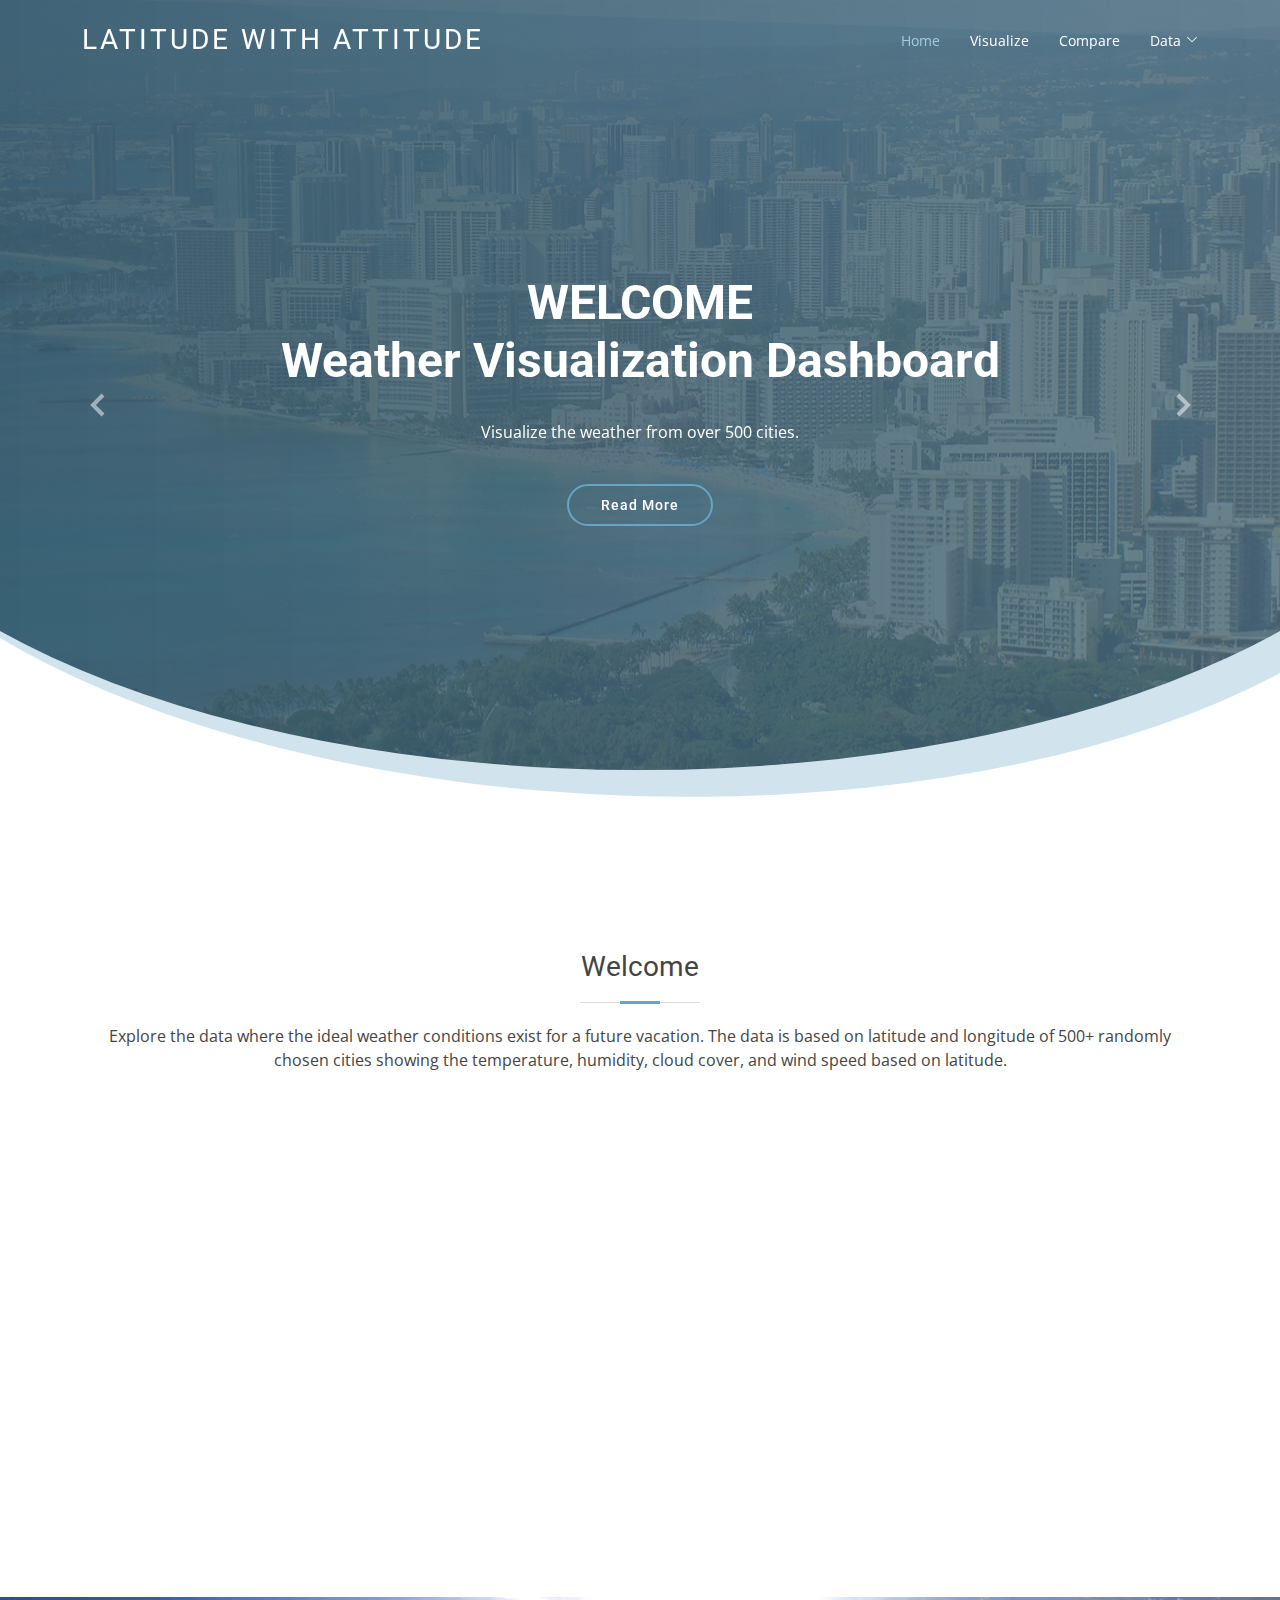
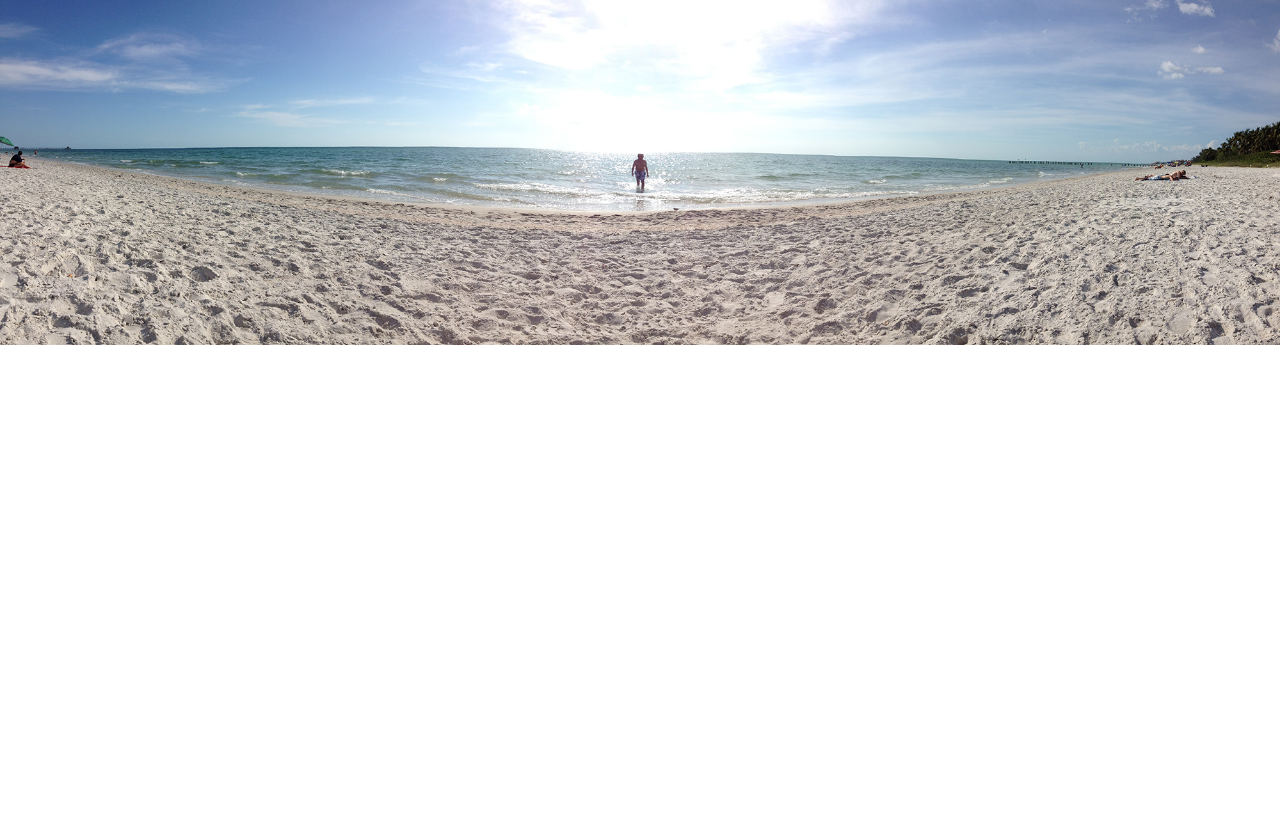
<file: index.html>
<!DOCTYPE html>
<html lang="en">

<head>
  <meta charset="utf-8">
  <meta content="width=device-width, initial-scale=1.0" name="viewport">

  <title>Kerry Harp, Web Visualization</title>
  <meta content="" name="description">
  <meta content="" name="keywords">

  <!-- Favicons -->
  <link href="assets/img/favicon.png" rel="icon">
  <link href="assets/img/apple-touch-icon.png" rel="apple-touch-icon">

  <!-- Google Fonts -->
  <link href="https://fonts.googleapis.com/css?family=Open+Sans:300,300i,400,400i,600,600i,700,700i|Roboto:300,300i,400,400i,500,500i,700,700i&display=swap" rel="stylesheet">

  <!-- Vendor CSS Files -->
  <link href="assets/vendor/animate.css/animate.min.css" rel="stylesheet">
  <link href="assets/vendor/aos/aos.css" rel="stylesheet">
  <link href="assets/vendor/bootstrap/css/bootstrap.min.css" rel="stylesheet">
  <link href="assets/vendor/bootstrap-icons/bootstrap-icons.css" rel="stylesheet">
  <link href="assets/vendor/boxicons/css/boxicons.min.css" rel="stylesheet">
  <link href="assets/vendor/glightbox/css/glightbox.min.css" rel="stylesheet">
  <link href="assets/vendor/swiper/swiper-bundle.min.css" rel="stylesheet">

  <!-- Template Main CSS File -->
  <link href="assets/css/style.css" rel="stylesheet">

  <!-- =======================================================
  * Template Name: Moderna - v4.0.1
  * Template URL: https://bootstrapmade.com/free-bootstrap-template-corporate-moderna/
  * Author: BootstrapMade.com
  * License: https://bootstrapmade.com/license/
  ======================================================== -->
</head>

<body>

  <!-- ======= Header ======= -->
  <header id="header" class="fixed-top d-flex align-items-center header-transparent">
    <div class="container d-flex justify-content-between align-items-center">

      <div class="logo">
        <h1 class="text-light"><a href="index.html"><span>Latitude with Attitude</span></a></h1>
        <!-- Uncomment below if you prefer to use an image logo -->
        <!-- <a href="index.html"><img src="assets/img/logo.png" alt="" class="img-fluid"></a>-->
      </div>

      <nav id="navbar" class="navbar">
        <ul>
          <li><a class="active " href="index.html">Home</a></li>
          <li><a href="visualize.html">Visualize</a></li>
         <!-- <li><a href="services.html">Services</a></li>-->
          <li><a href="compare.html">Compare</a></li>
         <!-- <li><a href="team.html">Team</a></li>
          <li><a href="blog.html">Blog</a></li>-->
          <li class="dropdown"><a href="#"><span>Data</span> <i class="bi bi-chevron-down"></i></a>
            <ul>
              <li><a href="#">Temperature</a></li>
              <!--<li class="dropdown"><a href="#"><span>Deep Drop Down</span> <i class="bi bi-chevron-right"></i></a>
                <ul>
                  <li><a href="#">Deep Drop Down 1</a></li>
                  <li><a href="#">Deep Drop Down 2</a></li>
                  <li><a href="#">Deep Drop Down 3</a></li>
                  <li><a href="#">Deep Drop Down 4</a></li>
                  <li><a href="#">Deep Drop Down 5</a></li>
                </ul>
              </li> -->
              <li><a href="#">Humidity</a></li>
              <li><a href="#">Cloud Cover</a></li>
              <li><a href="#">Wind Speed</a></li>
            </ul>
          </li>
         <!-- <li><a href="contact.html">Contact Us</a></li> -->
        </ul>
        <i class="bi bi-list mobile-nav-toggle"></i>
      </nav><!-- .navbar -->

    </div>
  </header><!-- End Header -->

  <!-- ======= Hero Section ======= -->
  <section id="hero" class="d-flex justify-cntent-center align-items-center">
    <div id="heroCarousel" class="container carousel carousel-fade" data-bs-ride="carousel" data-bs-interval="4000">

      <!-- Slide 1 -->
      <div class="carousel-item active">
        <div class="carousel-container">
          <h2 class="animate__animated animate__fadeInDown">WELCOME <br/>Weather Visualization Dashboard</h2>
          <p class="animate__animated animate__fadeInUp">Visualize the weather from over 500 cities.</p>
          <a href="about.html" class="btn-get-started animate__animated animate__fadeInUp">Read More</a>
        </div>
      </div>

      <!-- Slide 2 -->
      <div class="carousel-item">
        <div class="carousel-container">
          <h2 class="animate__animated animate__fadeInDown">It's about the Latitude</h2>
          <p class="animate__animated animate__fadeInUp">The latitude and longitude marks the spot.</p>
          <a href="about" class="btn-get-started animate__animated animate__fadeInUp">Read More</a>
        </div>
      </div>

      <!-- Slide 3 -->
      <div class="carousel-item">
        <div class="carousel-container">
          <h2 class="animate__animated animate__fadeInDown">Choose your Metric</h2>
          <p class="animate__animated animate__fadeInUp">Temperature, humidity, cloudiness, windspeed &mdash; or all of them &mdash; choose what is important for you.</p>
          <a href="about" class="btn-get-started animate__animated animate__fadeInUp">Read More</a>
        </div>
      </div>

      <a class="carousel-control-prev" href="#heroCarousel" role="button" data-bs-slide="prev">
        <span class="carousel-control-prev-icon bx bx-chevron-left" aria-hidden="true"></span>
      </a>

      <a class="carousel-control-next" href="#heroCarousel" role="button" data-bs-slide="next">
        <span class="carousel-control-next-icon bx bx-chevron-right" aria-hidden="true"></span>
      </a>

    </div>
  </section><!-- End Hero -->

  <main id="main">

    <!-- ======= Features Section ======= -->
    <section class="features">
      <div class="container">

        <div class="section-title">
          <h2>Welcome</h2>
          <p>Explore the data where the ideal weather conditions exist for a future vacation. The data is based on latitude and longitude of 500+ randomly chosen cities showing the temperature, humidity, cloud cover, and wind speed based on latitude.</p>
        </div>


      </div>
    </section><!-- End Features Section -->

    <!-- ======= Services Section ======= -->
    <section class="services">
      <div class="container">

        <div class="row">
          <div class="col-md-6 col-lg-3 d-flex align-items-stretch" data-aos="fade-up">
            <div class="icon-box icon-box-pink">
              <!-- <div class="icon"><i class="bx bxl-dribbble"></i></div>-->
              <img alt="temperature" src="assets/img/LatTemp.png" class="responsive">
              <h4 class="title"><a href="">Temperature</a></h4>
              <p class="description">xxx xxxxx xxxx xxxx xxxx xxxxx xxxx xx xxxxx x xxxx xxx xxxx xxx </p>
            </div>
          </div>

          <div class="col-md-6 col-lg-3 d-flex align-items-stretch" data-aos="fade-up" data-aos-delay="100">
            <div class="icon-box icon-box-cyan">
              <!-- <div class="icon"><i class="bx bx-file"></i></div> -->
              <img alt="humidity" src="assets/img/LatHum.png" class="responsive">
              <h4 class="title"><a href="">Humidity</a></h4>
              <p class="description">xxx xxxxx xxxx xxxx xxxx xxxxx xxxx xx xxxxx x xxxx xxx xxxx xxx </p>
            </div>
          </div>

          <div class="col-md-6 col-lg-3 d-flex align-items-stretch" data-aos="fade-up" data-aos-delay="100">
            <div class="icon-box icon-box-green">
             <!--  <div class="icon"><i class="bx bx-tachometer"></i></div> -->
              <img alt="cloudiness" src="assets/img/LatCloud.png" class="responsive">
              <h4 class="title"><a href="">Cloud Cover</a></h4>
              <p class="description">xxx xxxxx xxxx xxxx xxxx xxxxx xxxx xx xxxxx x xxxx xxx xxxx xxx </p>
            </div>
          </div>

          <div class="col-md-6 col-lg-3 d-flex align-items-stretch" data-aos="fade-up" data-aos-delay="100">
            <div class="icon-box icon-box-blue">
             <!-- <div class="icon"><i class="bx bx-world"></i></div>-->
              <img alt="wind speed" src="assets/img/LatWind.png" class="responsive">
              <h4 class="title"><a href="">Wind Speed</a></h4>
              <p class="description">xxx xxxxx xxxx xxxx xxxx xxxxx xxxx xx xxxxx x xxxx xxx xxxx xxx </p>
            </div>
          </div>

        </div>

      </div>
    </section><!-- End Services Section -->



  </main><!-- End #main -->

        <div class="col-lg-12">
         <img   alt="beach" src="assets/img/beach.jpg" class="responsive">
         </div>

  <!-- ======= Footer ======= -->
  <footer id="footer" data-aos="fade-up" data-aos-easing="ease-in-out" data-aos-duration="500">

    <!--<div class="footer-newsletter">
      <div class="container">
        <div class="row">
          <div class="col-lg-6">
            <h4>Our Newsletter</h4>
            <p>Tamen quem nulla quae legam multos aute sint culpa legam noster magna</p>
          </div>
          <div class="col-lg-6">
            <form action="" method="post">
              <input type="email" name="email"><input type="submit" value="Subscribe">
            </form>
          </div>
        </div>
      </div>
    </div>-->

    <div class="footer-top">
      <div class="container">
        <div class="row">

          <div class="col-lg-3 col-md-6 footer-links">
            <h4>Useful Links</h4>
            <ul>
              <li><i class="bx bx-chevron-right"></i> <a href="index.html">Home</a></li>
              <li><i class="bx bx-chevron-right"></i> <a href="about.html">About</a></li>
              <li><i class="bx bx-chevron-right"></i> <a href="visualize.html">Visualize</a></li>
              <li><i class="bx bx-chevron-right"></i> <a href="compare.html">Compare</a></li>
              <!--<li><i class="bx bx-chevron-right"></i> <a href="#">Privacy policy</a></li>-->
            </ul>
          </div>

          <div class="col-lg-3 col-md-6 footer-links">
           <!-- <h4>Our Services</h4>
            <ul>
              <li><i class="bx bx-chevron-right"></i> <a href="#">Web Design</a></li>
              <li><i class="bx bx-chevron-right"></i> <a href="#">Web Development</a></li>
              <li><i class="bx bx-chevron-right"></i> <a href="#">Product Management</a></li>
              <li><i class="bx bx-chevron-right"></i> <a href="#">Marketing</a></li>
              <li><i class="bx bx-chevron-right"></i> <a href="#">Graphic Design</a></li>
            </ul>-->
          </div>

          <div class="col-lg-3 col-md-6 footer-contact">
           <!-- <h4>Contact Us</h4>
            <p>
              Minnesota: Minneapolis / St. Paul metropolitan area <br><br>
              <strong>Phone:</strong> +1 651.283.8601<br>
              <strong>Email:</strong> kharp@umn.edu<br>
            </p>-->

          </div>

          <div class="col-lg-3 col-md-6 footer-info">
            <h3>About Harp Design, Inc.</h3>
            <p>Visualizing sustainability. Harp Design provides consulting services in the areas of sustainability and energy-efficiency.</p>
            <div class="social-links mt-3">
              <a href="https://www.linkedin.com/in/kerryhaglund/" class="linkedin"><i class="bx bxl-linkedin"></i></a>
             <a href="https://twitter.com/design_harp" class="twitter"><i class="bx bxl-twitter"></i></a>
              <a href="https://www.facebook.com/HarpDesignInc" class="facebook"><i class="bx bxl-facebook"></i></a>
              <a href="https://www.instagram.com/harpdesigninc/" class="instagram"><i class="bx bxl-instagram"></i></a>
            </div>
          </div>


        </div>
      </div>
    </div>

    <div class="container">
      <div class="copyright">
        &copy; Copyright <strong><span>Harp Design, Inc.</span></strong>. All Rights Reserved
      </div>
    </div>
  </footer><!-- End Footer -->

  <a href="#" class="back-to-top d-flex align-items-center justify-content-center"><i class="bi bi-arrow-up-short"></i></a>

  <!-- Vendor JS Files -->
  <script src="assets/vendor/aos/aos.js"></script>
  <script src="assets/vendor/bootstrap/js/bootstrap.bundle.min.js"></script>
  <script src="assets/vendor/glightbox/js/glightbox.min.js"></script>
  <script src="assets/vendor/isotope-layout/isotope.pkgd.min.js"></script>
  <script src="assets/vendor/php-email-form/validate.js"></script>
  <script src="assets/vendor/purecounter/purecounter.js"></script>
  <script src="assets/vendor/swiper/swiper-bundle.min.js"></script>
  <script src="assets/vendor/waypoints/noframework.waypoints.js"></script>

  <!-- Template Main JS File -->
  <script src="assets/js/main.js"></script>

</body>

</html>
</file>
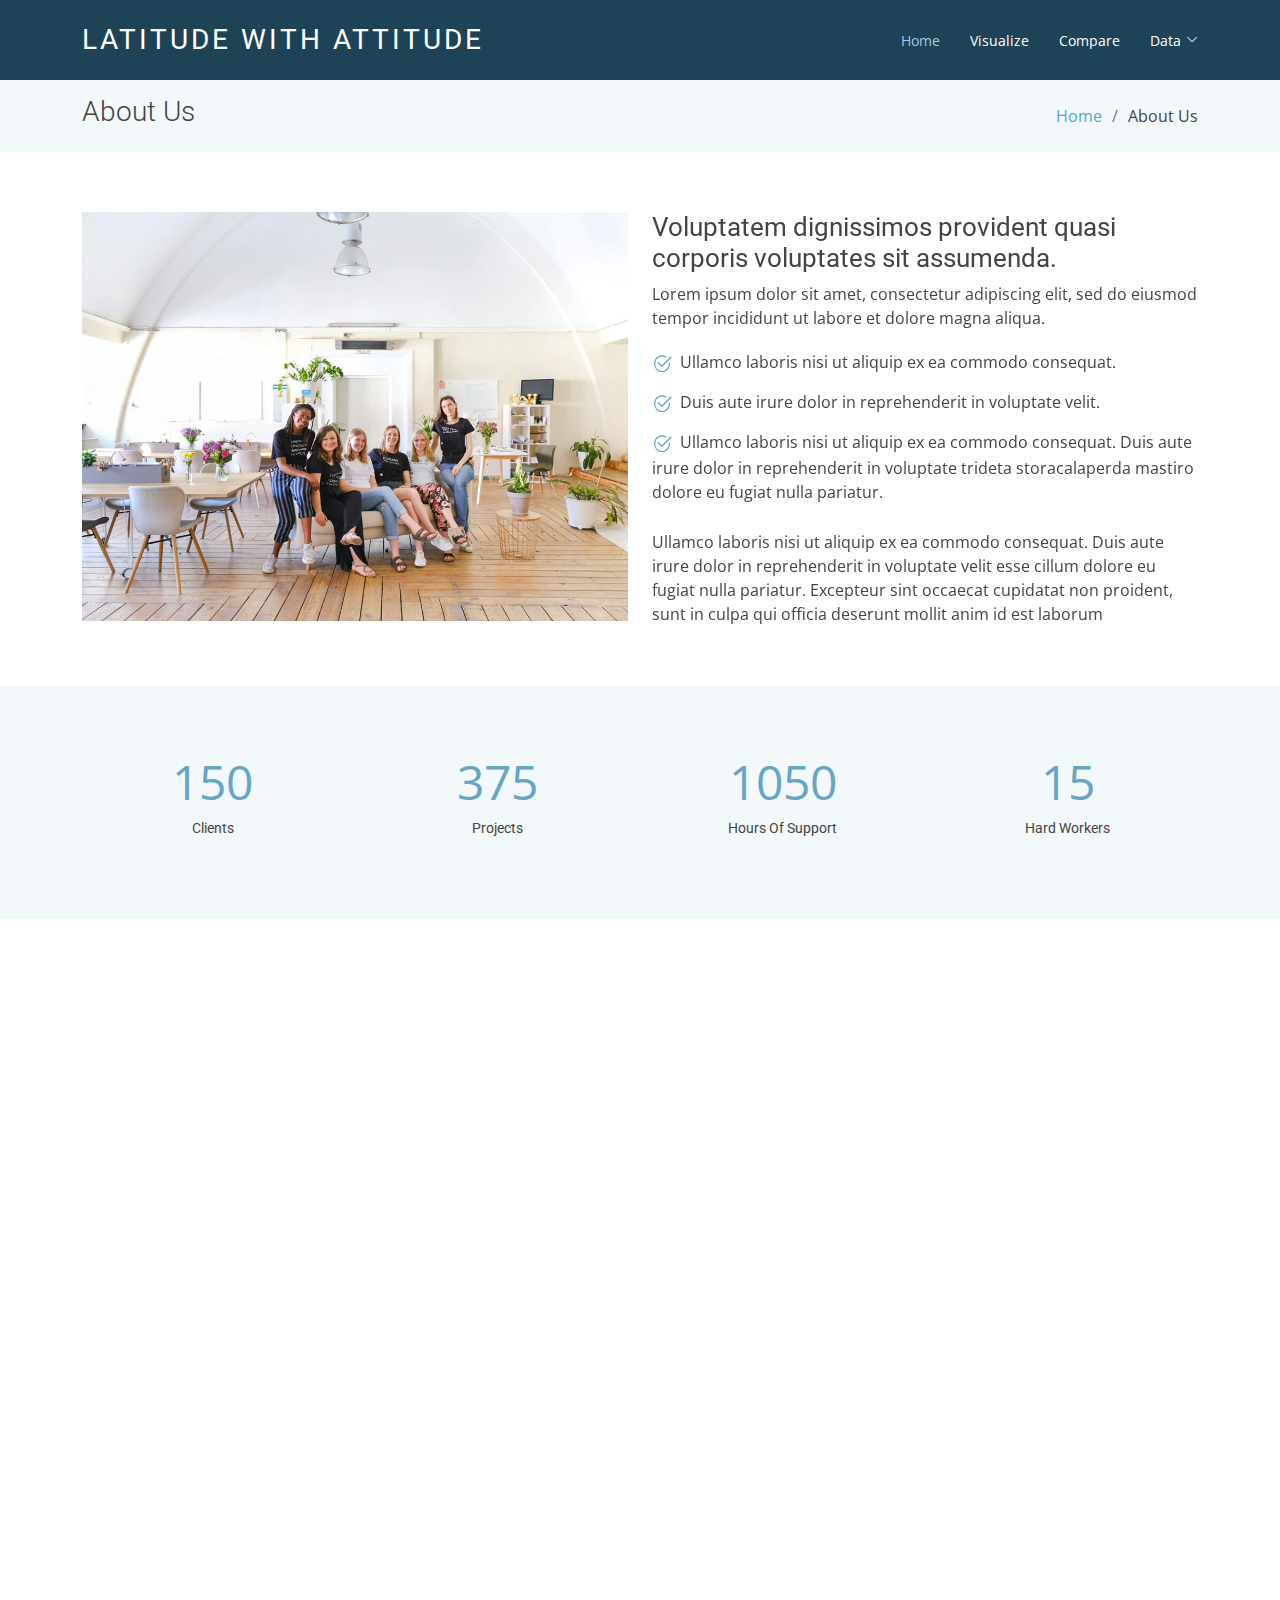
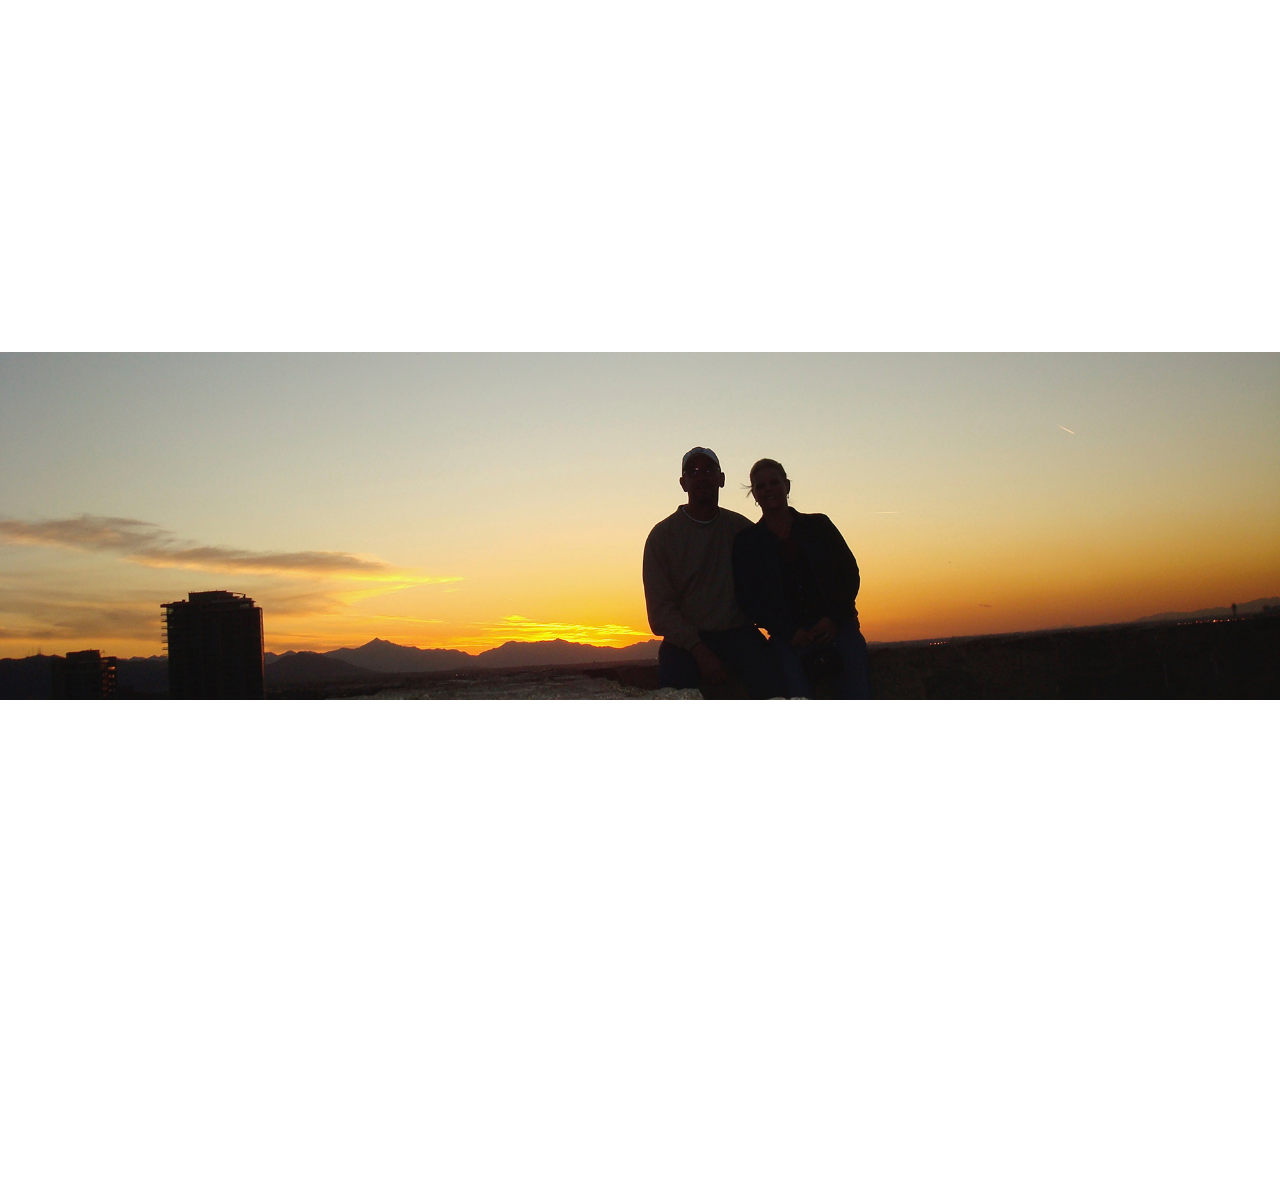
<file: about.html>
<!DOCTYPE html>
<html lang="en">

<head>
  <meta charset="utf-8">
  <meta content="width=device-width, initial-scale=1.0" name="viewport">

  <title>Kerry Harp, Web Visualization</title>
  <meta content="" name="description">
  <meta content="" name="keywords">

  <!-- Favicons -->
  <link href="assets/img/favicon.png" rel="icon">
  <link href="assets/img/apple-touch-icon.png" rel="apple-touch-icon">

  <!-- Google Fonts -->
  <link href="https://fonts.googleapis.com/css?family=Open+Sans:300,300i,400,400i,600,600i,700,700i|Roboto:300,300i,400,400i,500,500i,700,700i&display=swap" rel="stylesheet">

  <!-- Vendor CSS Files -->
  <link href="assets/vendor/animate.css/animate.min.css" rel="stylesheet">
  <link href="assets/vendor/aos/aos.css" rel="stylesheet">
  <link href="assets/vendor/bootstrap/css/bootstrap.min.css" rel="stylesheet">
  <link href="assets/vendor/bootstrap-icons/bootstrap-icons.css" rel="stylesheet">
  <link href="assets/vendor/boxicons/css/boxicons.min.css" rel="stylesheet">
  <link href="assets/vendor/glightbox/css/glightbox.min.css" rel="stylesheet">
  <link href="assets/vendor/swiper/swiper-bundle.min.css" rel="stylesheet">

  <!-- Template Main CSS File -->
  <link href="assets/css/style.css" rel="stylesheet">
  
</head>

<body>

  <!-- ======= Header ======= -->
  <header id="header" class="fixed-top d-flex align-items-center ">
    <div class="container d-flex justify-content-between align-items-center">

      <div class="logo">
        <h1 class="text-light"><a href="index.html"><span>Latitude with Attitude</span></a></h1>
        <!-- Uncomment below if you prefer to use an image logo -->
        <!-- <a href="index.html"><img src="assets/img/logo.png" alt="" class="img-fluid"></a>-->
      </div>

      <nav id="navbar" class="navbar">
        <ul>
          <li><a class="active " href="index.html">Home</a></li>
          <li><a href="visualize.html">Visualize</a></li>
         <!-- <li><a href="services.html">Services</a></li>-->
          <li><a href="compare.html">Compare</a></li>
         <!-- <li><a href="team.html">Team</a></li>
          <li><a href="blog.html">Blog</a></li>-->
          <li class="dropdown"><a href="#"><span>Data</span> <i class="bi bi-chevron-down"></i></a>
            <ul>
              <li><a href="#">Temperature</a></li>
              <!--<li class="dropdown"><a href="#"><span>Deep Drop Down</span> <i class="bi bi-chevron-right"></i></a>
                <ul>
                  <li><a href="#">Deep Drop Down 1</a></li>
                  <li><a href="#">Deep Drop Down 2</a></li>
                  <li><a href="#">Deep Drop Down 3</a></li>
                  <li><a href="#">Deep Drop Down 4</a></li>
                  <li><a href="#">Deep Drop Down 5</a></li>
                </ul>
              </li> -->
              <li><a href="#">Humidity</a></li>
              <li><a href="#">Cloud Cover</a></li>
              <li><a href="#">Wind Speed</a></li>
            </ul>
          </li>
         <!-- <li><a href="contact.html">Contact Us</a></li> -->
        </ul>
        <i class="bi bi-list mobile-nav-toggle"></i>
      </nav><!-- .navbar -->

    </div>
  </header><!-- End Header -->

  <main id="main">

    <!-- ======= About Us Section ======= -->
    <section class="breadcrumbs">
      <div class="container">

        <div class="d-flex justify-content-between align-items-center">
          <h2>About Us</h2>
          <ol>
            <li><a href="index.html">Home</a></li>
            <li>About Us</li>
          </ol>
        </div>

      </div>
    </section><!-- End About Us Section -->

    <!-- ======= About Section ======= -->
    <section class="about" data-aos="fade-up">
      <div class="container">

        <div class="row">
          <div class="col-lg-6">
            <img src="assets/img/about.jpg" class="img-fluid" alt="">
          </div>
          <div class="col-lg-6 pt-4 pt-lg-0">
            <h3>Voluptatem dignissimos provident quasi corporis voluptates sit assumenda.</h3>
            <p class="font-italic">
              Lorem ipsum dolor sit amet, consectetur adipiscing elit, sed do eiusmod tempor incididunt ut labore et dolore
              magna aliqua.
            </p>
            <ul>
              <li><i class="bi bi-check2-circle"></i> Ullamco laboris nisi ut aliquip ex ea commodo consequat.</li>
              <li><i class="bi bi-check2-circle"></i> Duis aute irure dolor in reprehenderit in voluptate velit.</li>
              <li><i class="bi bi-check2-circle"></i> Ullamco laboris nisi ut aliquip ex ea commodo consequat. Duis aute irure dolor in reprehenderit in voluptate trideta storacalaperda mastiro dolore eu fugiat nulla pariatur.</li>
            </ul>
            <p>
              Ullamco laboris nisi ut aliquip ex ea commodo consequat. Duis aute irure dolor in reprehenderit in voluptate
              velit esse cillum dolore eu fugiat nulla pariatur. Excepteur sint occaecat cupidatat non proident, sunt in
              culpa qui officia deserunt mollit anim id est laborum
            </p>
          </div>
        </div>

      </div>
    </section><!-- End About Section -->

    <!-- ======= Facts Section ======= -->
    <section class="facts section-bg" data-aos="fade-up">
      <div class="container">

        <div class="row counters">

          <div class="col-lg-3 col-6 text-center">
            <span data-purecounter-start="0" data-purecounter-end="232" data-purecounter-duration="1" class="purecounter"></span>
            <p>Clients</p>
          </div>

          <div class="col-lg-3 col-6 text-center">
            <span data-purecounter-start="0" data-purecounter-end="521" data-purecounter-duration="1" class="purecounter"></span>
            <p>Projects</p>
          </div>

          <div class="col-lg-3 col-6 text-center">
            <span data-purecounter-start="0" data-purecounter-end="1463" data-purecounter-duration="1" class="purecounter"></span>
            <p>Hours Of Support</p>
          </div>

          <div class="col-lg-3 col-6 text-center">
            <span data-purecounter-start="0" data-purecounter-end="15" data-purecounter-duration="1" class="purecounter"></span>
            <p>Hard Workers</p>
          </div>

        </div>

      </div>
    </section><!-- End Facts Section -->

    <!-- ======= Our Skills Section ======= -->
    <section class="skills" data-aos="fade-up">
      <div class="container">

        <div class="section-title">
          <h2>Our Skills</h2>
          <p>Magnam dolores commodi suscipit. Necessitatibus eius consequatur ex aliquid fuga eum quidem. Sit sint consectetur velit. Quisquam quos quisquam cupiditate. Et nemo qui impedit suscipit alias ea. Quia fugiat sit in iste officiis commodi quidem hic quas.</p>
        </div>

        <div class="skills-content">

          <div class="progress">
            <div class="progress-bar bg-success" role="progressbar" aria-valuenow="100" aria-valuemin="0" aria-valuemax="100">
              <span class="skill">HTML <i class="val">100%</i></span>
            </div>
          </div>

          <div class="progress">
            <div class="progress-bar bg-info" role="progressbar" aria-valuenow="90" aria-valuemin="0" aria-valuemax="100">
              <span class="skill">CSS <i class="val">90%</i></span>
            </div>
          </div>

          <div class="progress">
            <div class="progress-bar bg-warning" role="progressbar" aria-valuenow="75" aria-valuemin="0" aria-valuemax="100">
              <span class="skill">JavaScript <i class="val">75%</i></span>
            </div>
          </div>

          <div class="progress">
            <div class="progress-bar bg-danger" role="progressbar" aria-valuenow="55" aria-valuemin="0" aria-valuemax="100">
              <span class="skill">Photoshop <i class="val">55%</i></span>
            </div>
          </div>

        </div>

      </div>
    </section><!-- End Our Skills Section -->

    <!-- ======= Tetstimonials Section ======= -->
    <section class="testimonials" data-aos="fade-up">
      <div class="container">

        <div class="section-title">
          <h2>Tetstimonials</h2>
          <p>Magnam dolores commodi suscipit. Necessitatibus eius consequatur ex aliquid fuga eum quidem. Sit sint consectetur velit. Quisquam quos quisquam cupiditate. Et nemo qui impedit suscipit alias ea. Quia fugiat sit in iste officiis commodi quidem hic quas.</p>
        </div>

        <div class="testimonials-carousel swiper-container">
          <div class="swiper-wrapper">
            <div class="testimonial-item swiper-slide">
              <img src="assets/img/testimonials/testimonials-1.jpg" class="testimonial-img" alt="">
              <h3>Saul Goodman</h3>
              <h4>Ceo &amp; Founder</h4>
              <p>
                <i class="bx bxs-quote-alt-left quote-icon-left"></i>
                Proin iaculis purus consequat sem cure digni ssim donec porttitora entum suscipit rhoncus. Accusantium quam, ultricies eget id, aliquam eget nibh et. Maecen aliquam, risus at semper.
                <i class="bx bxs-quote-alt-right quote-icon-right"></i>
              </p>
            </div>

            <div class="testimonial-item swiper-slide">
              <img src="assets/img/testimonials/testimonials-2.jpg" class="testimonial-img" alt="">
              <h3>Sara Wilsson</h3>
              <h4>Designer</h4>
              <p>
                <i class="bx bxs-quote-alt-left quote-icon-left"></i>
                Export tempor illum tamen malis malis eram quae irure esse labore quem cillum quid cillum eram malis quorum velit fore eram velit sunt aliqua noster fugiat irure amet legam anim culpa.
                <i class="bx bxs-quote-alt-right quote-icon-right"></i>
              </p>
            </div>

            <div class="testimonial-item swiper-slide">
              <img src="assets/img/testimonials/testimonials-3.jpg" class="testimonial-img" alt="">
              <h3>Jena Karlis</h3>
              <h4>Store Owner</h4>
              <p>
                <i class="bx bxs-quote-alt-left quote-icon-left"></i>
                Enim nisi quem export duis labore cillum quae magna enim sint quorum nulla quem veniam duis minim tempor labore quem eram duis noster aute amet eram fore quis sint minim.
                <i class="bx bxs-quote-alt-right quote-icon-right"></i>
              </p>
            </div>

            <div class="testimonial-item swiper-slide">
              <img src="assets/img/testimonials/testimonials-4.jpg" class="testimonial-img" alt="">
              <h3>Matt Brandon</h3>
              <h4>Freelancer</h4>
              <p>
                <i class="bx bxs-quote-alt-left quote-icon-left"></i>
                Fugiat enim eram quae cillum dolore dolor amet nulla culpa multos export minim fugiat minim velit minim dolor enim duis veniam ipsum anim magna sunt elit fore quem dolore labore illum veniam.
                <i class="bx bxs-quote-alt-right quote-icon-right"></i>
              </p>
            </div>

            <div class="testimonial-item swiper-slide">
              <img src="assets/img/testimonials/testimonials-5.jpg" class="testimonial-img" alt="">
              <h3>John Larson</h3>
              <h4>Entrepreneur</h4>
              <p>
                <i class="bx bxs-quote-alt-left quote-icon-left"></i>
                Quis quorum aliqua sint quem legam fore sunt eram irure aliqua veniam tempor noster veniam enim culpa labore duis sunt culpa nulla illum cillum fugiat legam esse veniam culpa fore nisi cillum quid.
                <i class="bx bxs-quote-alt-right quote-icon-right"></i>
              </p>
            </div>
          </div>
          <div class="swiper-pagination"></div>
        </div>

      </div>
    </section><!-- End Ttstimonials Section -->

  </main><!-- End #main -->

        <div class="col-lg-12">
         <img   alt="phoenix" src="assets/img/phoenix.jpg" class="responsive">
         </div>

  <!-- ======= Footer ======= -->
  <footer id="footer" data-aos="fade-up" data-aos-easing="ease-in-out" data-aos-duration="500">

    <!--<div class="footer-newsletter">
      <div class="container">
        <div class="row">
          <div class="col-lg-6">
            <h4>Our Newsletter</h4>
            <p>Tamen quem nulla quae legam multos aute sint culpa legam noster magna</p>
          </div>
          <div class="col-lg-6">
            <form action="" method="post">
              <input type="email" name="email"><input type="submit" value="Subscribe">
            </form>
          </div>
        </div>
      </div>
    </div>-->

    <div class="footer-top">
      <div class="container">
        <div class="row">

          <div class="col-lg-3 col-md-6 footer-links">
            <h4>Useful Links</h4>
            <ul>
              <li><i class="bx bx-chevron-right"></i> <a href="index.html">Home</a></li>
              <li><i class="bx bx-chevron-right"></i> <a href="about.html">About</a></li>
              <li><i class="bx bx-chevron-right"></i> <a href="visualize.html">Visualize</a></li>
              <li><i class="bx bx-chevron-right"></i> <a href="compare.html">Compare</a></li>
              <!--<li><i class="bx bx-chevron-right"></i> <a href="#">Privacy policy</a></li>-->
            </ul>
          </div>

          <div class="col-lg-3 col-md-6 footer-links">
           <!-- <h4>Our Services</h4>
            <ul>
              <li><i class="bx bx-chevron-right"></i> <a href="#">Web Design</a></li>
              <li><i class="bx bx-chevron-right"></i> <a href="#">Web Development</a></li>
              <li><i class="bx bx-chevron-right"></i> <a href="#">Product Management</a></li>
              <li><i class="bx bx-chevron-right"></i> <a href="#">Marketing</a></li>
              <li><i class="bx bx-chevron-right"></i> <a href="#">Graphic Design</a></li>
            </ul>-->
          </div>

          <div class="col-lg-3 col-md-6 footer-contact">
           <!-- <h4>Contact Us</h4>
            <p>
              Minnesota: Minneapolis / St. Paul metropolitan area <br><br>
              <strong>Phone:</strong> +1 651.283.8601<br>
              <strong>Email:</strong> kharp@umn.edu<br>
            </p>-->

          </div>

          <div class="col-lg-3 col-md-6 footer-info">
            <h3>About Harp Design, Inc.</h3>
            <p>Visualizing sustainability. Harp Design provides consulting services in the areas of sustainability and energy-efficiency.</p>
            <div class="social-links mt-3">
              <a href="https://www.linkedin.com/in/kerryhaglund/" class="linkedin"><i class="bx bxl-linkedin"></i></a>
             <a href="https://twitter.com/design_harp" class="twitter"><i class="bx bxl-twitter"></i></a>
              <a href="https://www.facebook.com/HarpDesignInc" class="facebook"><i class="bx bxl-facebook"></i></a>
              <a href="https://www.instagram.com/harpdesigninc/" class="instagram"><i class="bx bxl-instagram"></i></a>
            </div>
          </div>


        </div>
      </div>
    </div>

    <div class="container">
      <div class="copyright">
        &copy; Copyright <strong><span>Harp Design, Inc.</span></strong>. All Rights Reserved
      </div>
    </div>
  </footer><!-- End Footer -->

  <a href="#" class="back-to-top d-flex align-items-center justify-content-center"><i class="bi bi-arrow-up-short"></i></a>

  <!-- Vendor JS Files -->
  <script src="assets/vendor/aos/aos.js"></script>
  <script src="assets/vendor/bootstrap/js/bootstrap.bundle.min.js"></script>
  <script src="assets/vendor/glightbox/js/glightbox.min.js"></script>
  <script src="assets/vendor/isotope-layout/isotope.pkgd.min.js"></script>
  <script src="assets/vendor/php-email-form/validate.js"></script>
  <script src="assets/vendor/purecounter/purecounter.js"></script>
  <script src="assets/vendor/swiper/swiper-bundle.min.js"></script>
  <script src="assets/vendor/waypoints/noframework.waypoints.js"></script>

  <!-- Template Main JS File -->
  <script src="assets/js/main.js"></script>

</body>

</html>
</file>
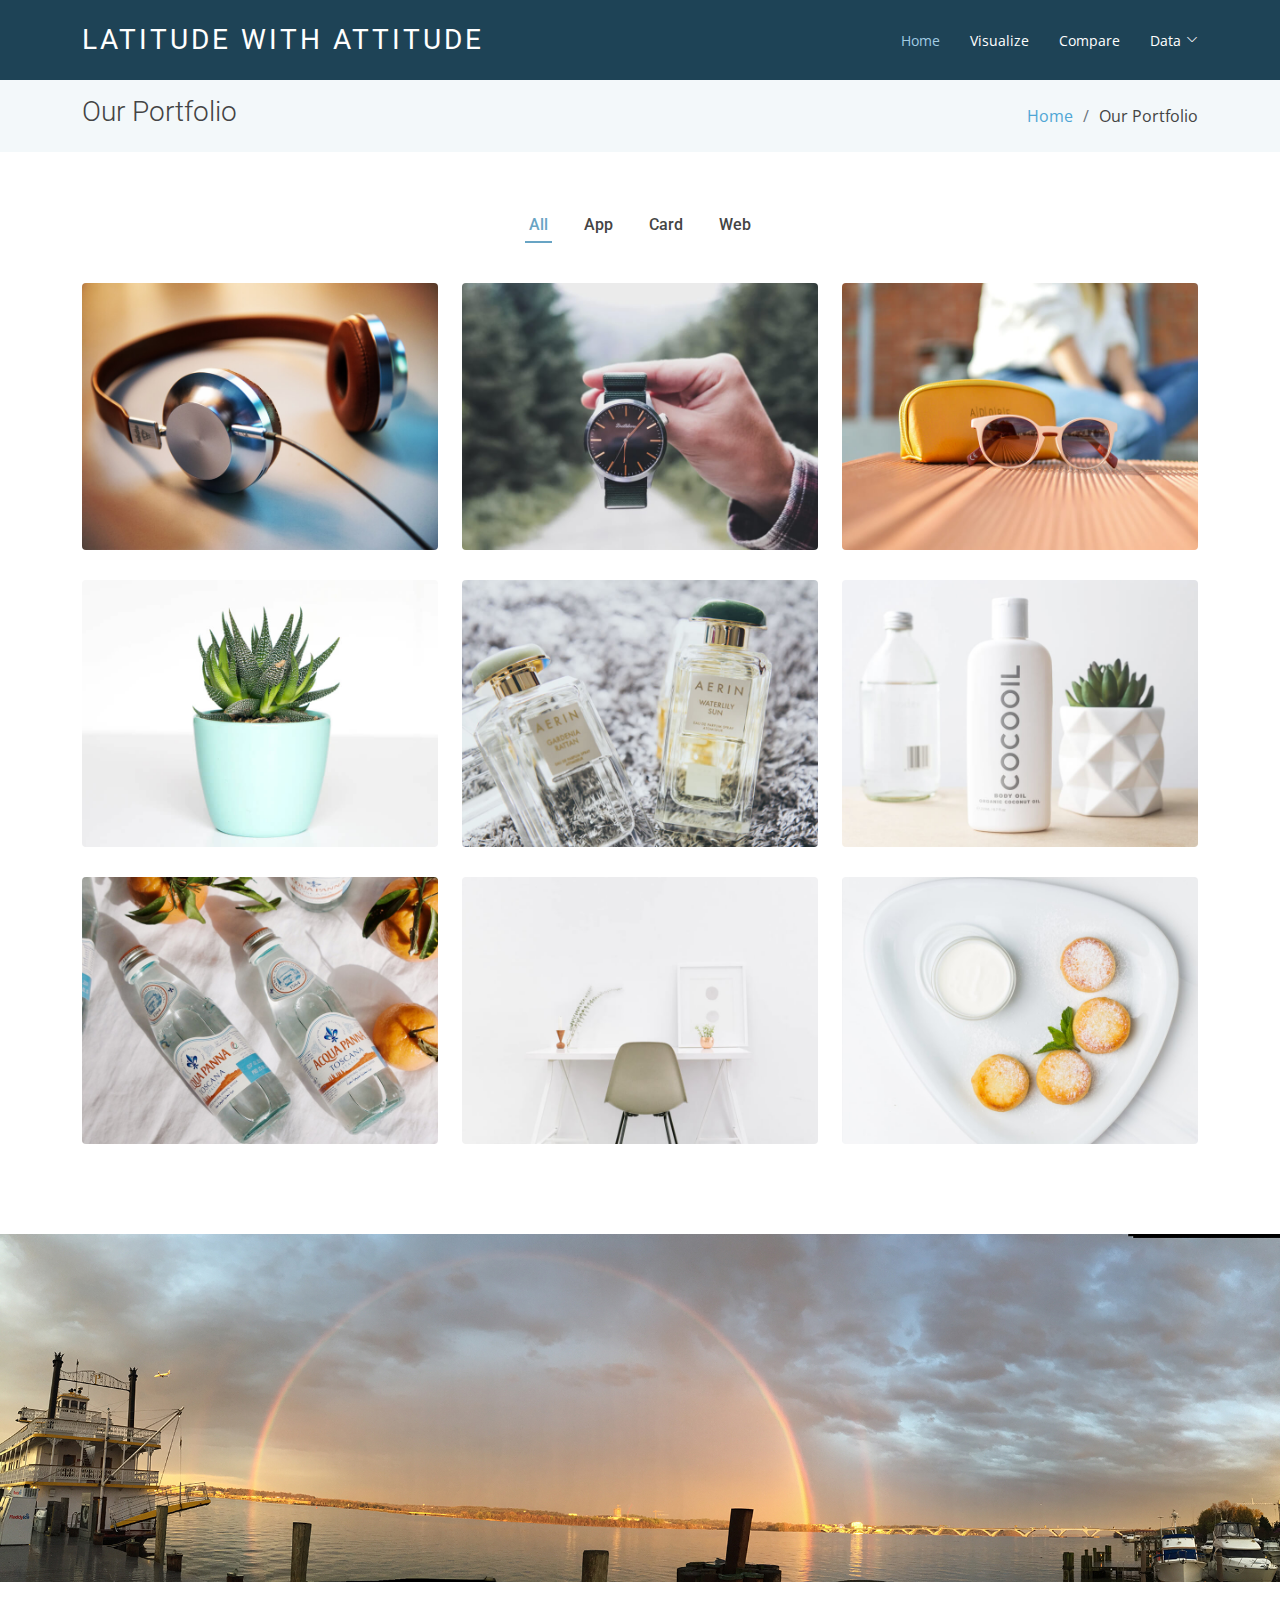
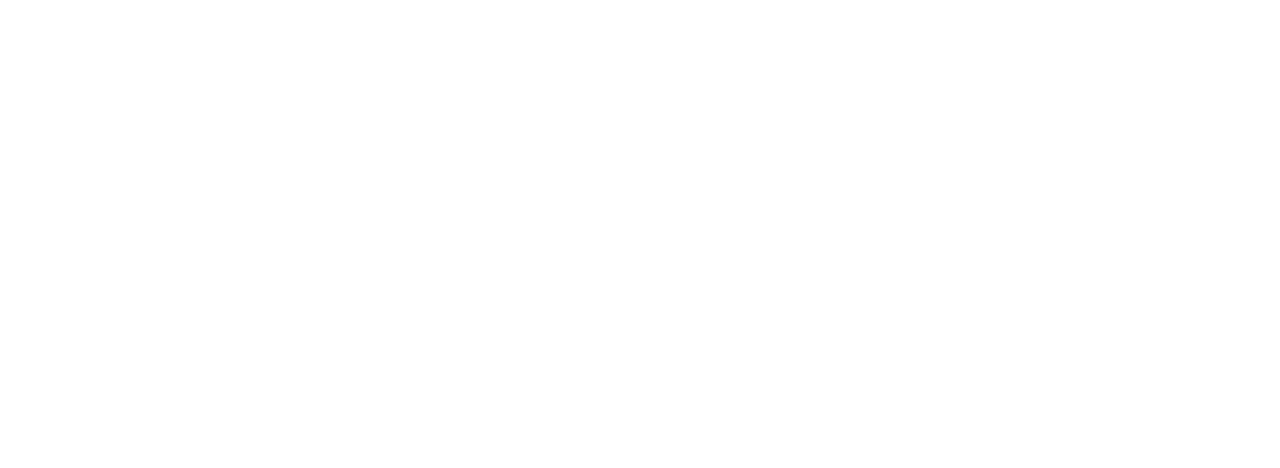
<file: compare.html>
<!DOCTYPE html>
<html lang="en">

<head>
  <meta charset="utf-8">
  <meta content="width=device-width, initial-scale=1.0" name="viewport">

  <title>Kerry Harp, Web Visualization</title>
  <meta content="" name="description">
  <meta content="" name="keywords">

  <!-- Favicons -->
  <link href="assets/img/favicon.png" rel="icon">
  <link href="assets/img/apple-touch-icon.png" rel="apple-touch-icon">

  <!-- Google Fonts -->
  <link href="https://fonts.googleapis.com/css?family=Open+Sans:300,300i,400,400i,600,600i,700,700i|Roboto:300,300i,400,400i,500,500i,700,700i&display=swap" rel="stylesheet">

  <!-- Vendor CSS Files -->
  <link href="assets/vendor/animate.css/animate.min.css" rel="stylesheet">
  <link href="assets/vendor/aos/aos.css" rel="stylesheet">
  <link href="assets/vendor/bootstrap/css/bootstrap.min.css" rel="stylesheet">
  <link href="assets/vendor/bootstrap-icons/bootstrap-icons.css" rel="stylesheet">
  <link href="assets/vendor/boxicons/css/boxicons.min.css" rel="stylesheet">
  <link href="assets/vendor/glightbox/css/glightbox.min.css" rel="stylesheet">
  <link href="assets/vendor/swiper/swiper-bundle.min.css" rel="stylesheet">

  <!-- Template Main CSS File -->
  <link href="assets/css/style.css" rel="stylesheet">

</head>

<body>

  <!-- ======= Header ======= -->
  <header id="header" class="fixed-top d-flex align-items-center ">
    <div class="container d-flex justify-content-between align-items-center">

      <div class="logo">
        <h1 class="text-light"><a href="index.html"><span>Latitude with Attitude</span></a></h1>
        <!-- Uncomment below if you prefer to use an image logo -->
        <!-- <a href="index.html"><img src="assets/img/logo.png" alt="" class="img-fluid"></a>-->
      </div>

      <nav id="navbar" class="navbar">
        <ul>
          <li><a class="active " href="index.html">Home</a></li>
          <li><a href="visualize.html">Visualize</a></li>
         <!-- <li><a href="services.html">Services</a></li>-->
          <li><a href="compare.html">Compare</a></li>
         <!-- <li><a href="team.html">Team</a></li>
          <li><a href="blog.html">Blog</a></li>-->
          <li class="dropdown"><a href="#"><span>Data</span> <i class="bi bi-chevron-down"></i></a>
            <ul>
              <li><a href="#">Temperature</a></li>
              <!--<li class="dropdown"><a href="#"><span>Deep Drop Down</span> <i class="bi bi-chevron-right"></i></a>
                <ul>
                  <li><a href="#">Deep Drop Down 1</a></li>
                  <li><a href="#">Deep Drop Down 2</a></li>
                  <li><a href="#">Deep Drop Down 3</a></li>
                  <li><a href="#">Deep Drop Down 4</a></li>
                  <li><a href="#">Deep Drop Down 5</a></li>
                </ul>
              </li> -->
              <li><a href="#">Humidity</a></li>
              <li><a href="#">Cloud Cover</a></li>
              <li><a href="#">Wind Speed</a></li>
            </ul>
          </li>
         <!-- <li><a href="contact.html">Contact Us</a></li> -->
        </ul>
        <i class="bi bi-list mobile-nav-toggle"></i>
      </nav><!-- .navbar -->

    </div>
  </header><!-- End Header -->

  <main id="main">

    <!-- ======= Our Portfolio Section ======= -->
    <section class="breadcrumbs">
      <div class="container">

        <div class="d-flex justify-content-between align-items-center">
          <h2>Our Portfolio</h2>
          <ol>
            <li><a href="index.html">Home</a></li>
            <li>Our Portfolio</li>
          </ol>
        </div>

      </div>
    </section><!-- End Our Portfolio Section -->

    <!-- ======= Portfolio Section ======= -->
    <section class="portfolio">
      <div class="container">

        <div class="row">
          <div class="col-lg-12">
            <ul id="portfolio-flters">
              <li data-filter="*" class="filter-active">All</li>
              <li data-filter=".filter-app">App</li>
              <li data-filter=".filter-card">Card</li>
              <li data-filter=".filter-web">Web</li>
            </ul>
          </div>
        </div>

        <div class="row portfolio-container" data-aos="fade-up" data-aos-easing="ease-in-out" data-aos-duration="500">

          <div class="col-lg-4 col-md-6 portfolio-wrap filter-app">
            <div class="portfolio-item">
              <img src="assets/img/portfolio/portfolio-1.jpg" class="img-fluid" alt="">
              <div class="portfolio-info">
                <h3>App 1</h3>
                <div>
                  <a href="assets/img/portfolio/portfolio-1.jpg" data-galleryery="portfolioGallery" class="portfolio-lightbox" title="App 1"><i class="bx bx-plus"></i></a>
                  <a href="portfolio-details.html" title="Portfolio Details"><i class="bx bx-link"></i></a>
                </div>
              </div>
            </div>
          </div>

          <div class="col-lg-4 col-md-6 portfolio-wrap filter-web">
            <div class="portfolio-item">
              <img src="assets/img/portfolio/portfolio-2.jpg" class="img-fluid" alt="">
              <div class="portfolio-info">
                <h3>Web 3</h3>
                <div>
                  <a href="assets/img/portfolio/portfolio-2.jpg" data-galleryery="portfolioGallery" class="portfolio-lightbox" title="Web 3"><i class="bx bx-plus"></i></a>
                  <a href="portfolio-details.html" title="Portfolio Details"><i class="bx bx-link"></i></a>
                </div>
              </div>
            </div>
          </div>

          <div class="col-lg-4 col-md-6 portfolio-wrap filter-app">
            <div class="portfolio-item">
              <img src="assets/img/portfolio/portfolio-3.jpg" class="img-fluid" alt="">
              <div class="portfolio-info">
                <h3>App 2</h3>
                <div>
                  <a href="assets/img/portfolio/portfolio-3.jpg" data-galleryery="portfolioGallery" class="portfolio-lightbox" title="App 2"><i class="bx bx-plus"></i></a>
                  <a href="portfolio-details.html" title="Portfolio Details"><i class="bx bx-link"></i></a>
                </div>
              </div>
            </div>
          </div>

          <div class="col-lg-4 col-md-6 portfolio-wrap filter-card">
            <div class="portfolio-item">
              <img src="assets/img/portfolio/portfolio-4.jpg" class="img-fluid" alt="">
              <div class="portfolio-info">
                <h3>Card 2</h3>
                <div>
                  <a href="assets/img/portfolio/portfolio-4.jpg" data-galleryery="portfolioGallery" class="portfolio-lightbox" title="Card 2"><i class="bx bx-plus"></i></a>
                  <a href="portfolio-details.html" title="Portfolio Details"><i class="bx bx-link"></i></a>
                </div>
              </div>
            </div>
          </div>

          <div class="col-lg-4 col-md-6 portfolio-wrap filter-web">
            <div class="portfolio-item">
              <img src="assets/img/portfolio/portfolio-5.jpg" class="img-fluid" alt="">
              <div class="portfolio-info">
                <h3>Web 2</h3>
                <div>
                  <a href="assets/img/portfolio/portfolio-5.jpg" data-galleryery="portfolioGallery" class="portfolio-lightbox" title="Web 2"><i class="bx bx-plus"></i></a>
                  <a href="portfolio-details.html" title="Portfolio Details"><i class="bx bx-link"></i></a>
                </div>
              </div>
            </div>
          </div>

          <div class="col-lg-4 col-md-6 portfolio-wrap filter-app">
            <div class="portfolio-item">
              <img src="assets/img/portfolio/portfolio-6.jpg" class="img-fluid" alt="">
              <div class="portfolio-info">
                <h3>App 3</h3>
                <div>
                  <a href="assets/img/portfolio/portfolio-6.jpg" data-galleryery="portfolioGallery" class="portfolio-lightbox" title="App 3"><i class="bx bx-plus"></i></a>
                  <a href="portfolio-details.html" title="Portfolio Details"><i class="bx bx-link"></i></a>
                </div>
              </div>
            </div>
          </div>

          <div class="col-lg-4 col-md-6 portfolio-wrap filter-card">
            <div class="portfolio-item">
              <img src="assets/img/portfolio/portfolio-7.jpg" class="img-fluid" alt="">
              <div class="portfolio-info">
                <h3>Card 1</h3>
                <div>
                  <a href="assets/img/portfolio/portfolio-7.jpg" data-galleryery="portfolioGallery" class="portfolio-lightbox" title="Card 1"><i class="bx bx-plus"></i></a>
                  <a href="portfolio-details.html" title="Portfolio Details"><i class="bx bx-link"></i></a>
                </div>
              </div>
            </div>
          </div>

          <div class="col-lg-4 col-md-6 portfolio-wrap filter-card">
            <div class="portfolio-item">
              <img src="assets/img/portfolio/portfolio-8.jpg" class="img-fluid" alt="">
              <div class="portfolio-info">
                <h3>Card 3</h3>
                <div>
                  <a href="assets/img/portfolio/portfolio-8.jpg" data-galleryery="portfolioGallery" class="portfolio-lightbox" title="Card 3"><i class="bx bx-plus"></i></a>
                  <a href="portfolio-details.html" title="Portfolio Details"><i class="bx bx-link"></i></a>
                </div>
              </div>
            </div>
          </div>

          <div class="col-lg-4 col-md-6 portfolio-wrap filter-web">
            <div class="portfolio-item">
              <img src="assets/img/portfolio/portfolio-9.jpg" class="img-fluid" alt="">
              <div class="portfolio-info">
                <h3>Web 1</h3>
                <div>
                  <a href="assets/img/portfolio/portfolio-9.jpg" data-galleryery="portfolioGallery" class="portfolio-lightbox" title="Web 1"><i class="bx bx-plus"></i></a>
                  <a href="portfolio-details.html" title="Portfolio Details"><i class="bx bx-link"></i></a>
                </div>
              </div>
            </div>
          </div>

        </div>

      </div>
    </section><!-- End Portfolio Section -->

  </main><!-- End #main -->

        <div class="col-lg-12">
         <img   alt="annapolis" src="assets/img/annapolis.jpg" class="responsive">
         </div>

  <!-- ======= Footer ======= -->
  <footer id="footer" data-aos="fade-up" data-aos-easing="ease-in-out" data-aos-duration="500">

    <!--<div class="footer-newsletter">
      <div class="container">
        <div class="row">
          <div class="col-lg-6">
            <h4>Our Newsletter</h4>
            <p>Tamen quem nulla quae legam multos aute sint culpa legam noster magna</p>
          </div>
          <div class="col-lg-6">
            <form action="" method="post">
              <input type="email" name="email"><input type="submit" value="Subscribe">
            </form>
          </div>
        </div>
      </div>
    </div>-->

    <div class="footer-top">
      <div class="container">
        <div class="row">

          <div class="col-lg-3 col-md-6 footer-links">
            <h4>Useful Links</h4>
            <ul>
              <li><i class="bx bx-chevron-right"></i> <a href="index.html">Home</a></li>
              <li><i class="bx bx-chevron-right"></i> <a href="about.html">About</a></li>
              <li><i class="bx bx-chevron-right"></i> <a href="visualize.html">Visualize</a></li>
              <li><i class="bx bx-chevron-right"></i> <a href="compare.html">Compare</a></li>
              <!--<li><i class="bx bx-chevron-right"></i> <a href="#">Privacy policy</a></li>-->
            </ul>
          </div>

          <div class="col-lg-3 col-md-6 footer-links">
           <!-- <h4>Our Services</h4>
            <ul>
              <li><i class="bx bx-chevron-right"></i> <a href="#">Web Design</a></li>
              <li><i class="bx bx-chevron-right"></i> <a href="#">Web Development</a></li>
              <li><i class="bx bx-chevron-right"></i> <a href="#">Product Management</a></li>
              <li><i class="bx bx-chevron-right"></i> <a href="#">Marketing</a></li>
              <li><i class="bx bx-chevron-right"></i> <a href="#">Graphic Design</a></li>
            </ul>-->
          </div>

          <div class="col-lg-3 col-md-6 footer-contact">
           <!-- <h4>Contact Us</h4>
            <p>
              Minnesota: Minneapolis / St. Paul metropolitan area <br><br>
              <strong>Phone:</strong> +1 651.283.8601<br>
              <strong>Email:</strong> kharp@umn.edu<br>
            </p>-->

          </div>

          <div class="col-lg-3 col-md-6 footer-info">
            <h3>About Harp Design, Inc.</h3>
            <p>Visualizing sustainability. Harp Design provides consulting services in the areas of sustainability and energy-efficiency.</p>
            <div class="social-links mt-3">
              <a href="https://www.linkedin.com/in/kerryhaglund/" class="linkedin"><i class="bx bxl-linkedin"></i></a>
             <a href="https://twitter.com/design_harp" class="twitter"><i class="bx bxl-twitter"></i></a>
              <a href="https://www.facebook.com/HarpDesignInc" class="facebook"><i class="bx bxl-facebook"></i></a>
              <a href="https://www.instagram.com/harpdesigninc/" class="instagram"><i class="bx bxl-instagram"></i></a>
            </div>
          </div>


        </div>
      </div>
    </div>

    <div class="container">
      <div class="copyright">
        &copy; Copyright <strong><span>Harp Design, Inc.</span></strong>. All Rights Reserved
      </div>
    </div>
  </footer><!-- End Footer -->

  <a href="#" class="back-to-top d-flex align-items-center justify-content-center"><i class="bi bi-arrow-up-short"></i></a>

  <!-- Vendor JS Files -->
  <script src="assets/vendor/aos/aos.js"></script>
  <script src="assets/vendor/bootstrap/js/bootstrap.bundle.min.js"></script>
  <script src="assets/vendor/glightbox/js/glightbox.min.js"></script>
  <script src="assets/vendor/isotope-layout/isotope.pkgd.min.js"></script>
  <script src="assets/vendor/php-email-form/validate.js"></script>
  <script src="assets/vendor/purecounter/purecounter.js"></script>
  <script src="assets/vendor/swiper/swiper-bundle.min.js"></script>
  <script src="assets/vendor/waypoints/noframework.waypoints.js"></script>

  <!-- Template Main JS File -->
  <script src="assets/js/main.js"></script>

</body>

</html>
</file>
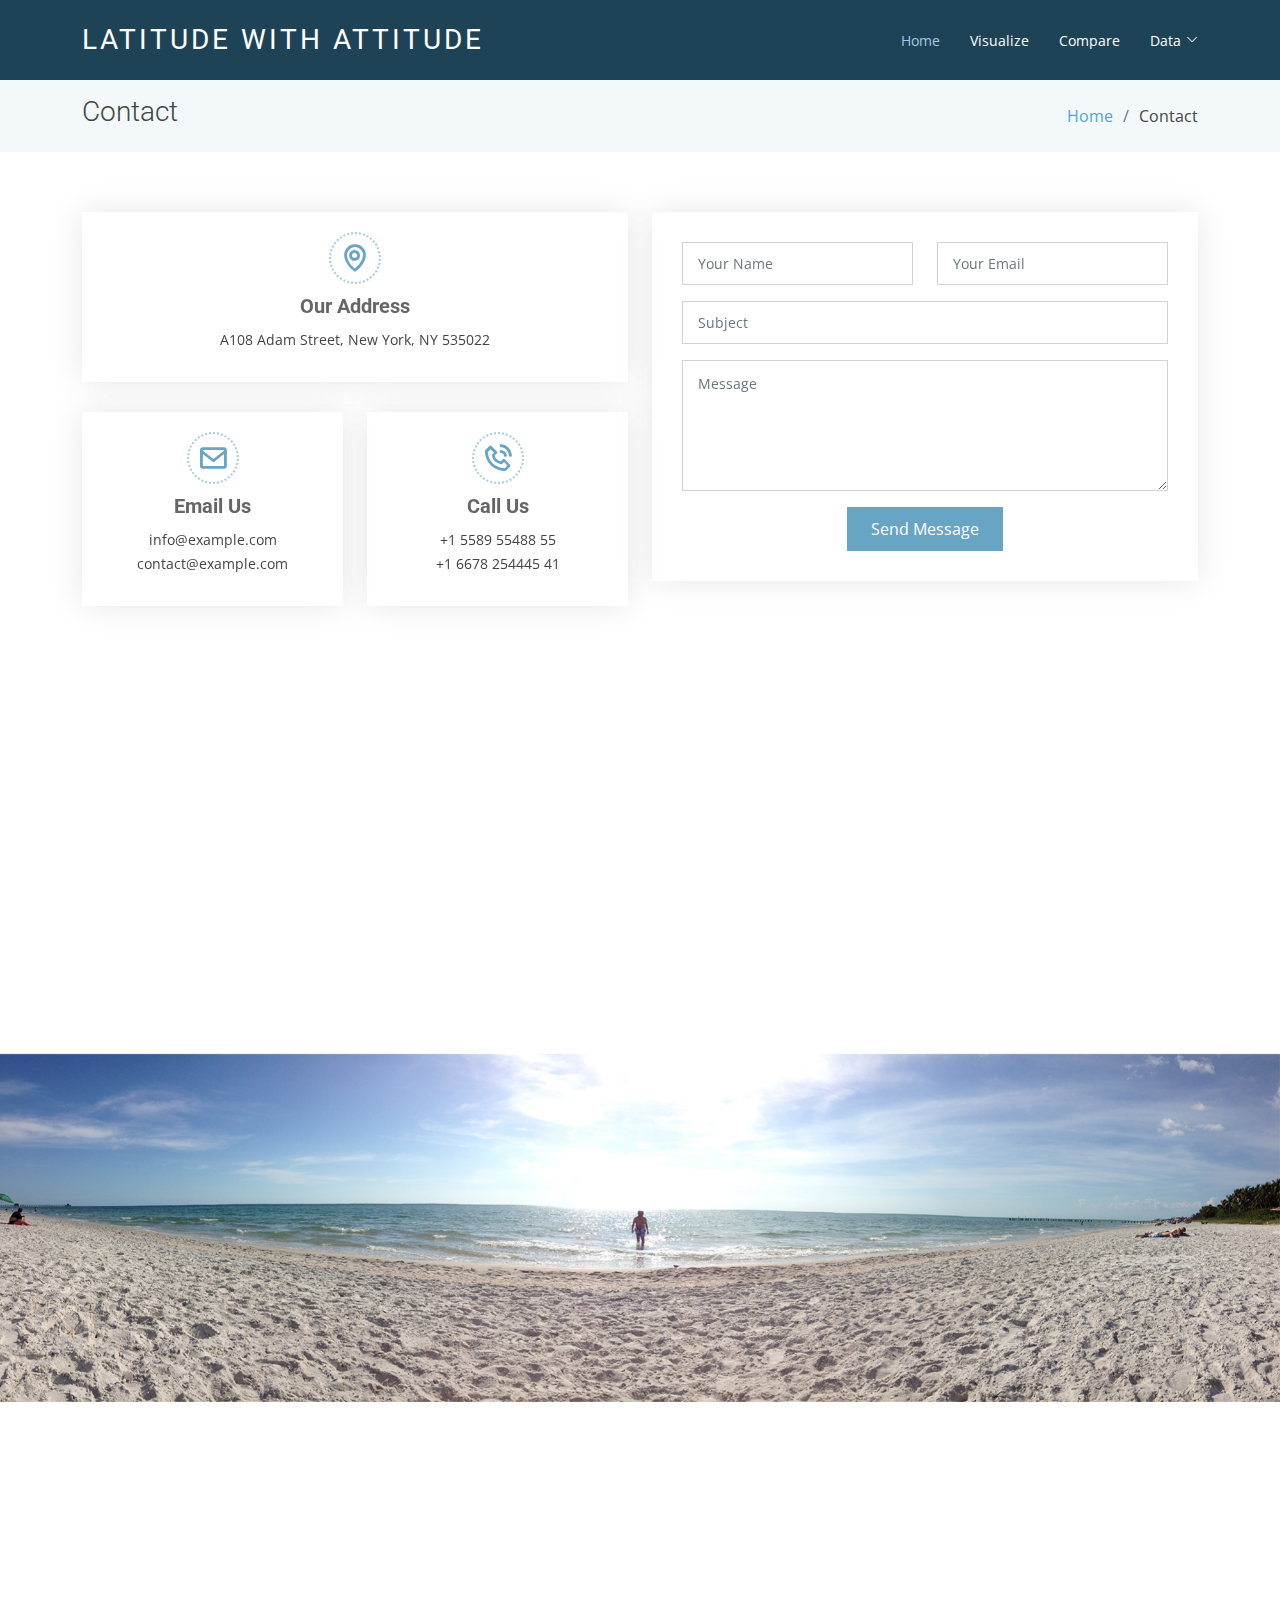
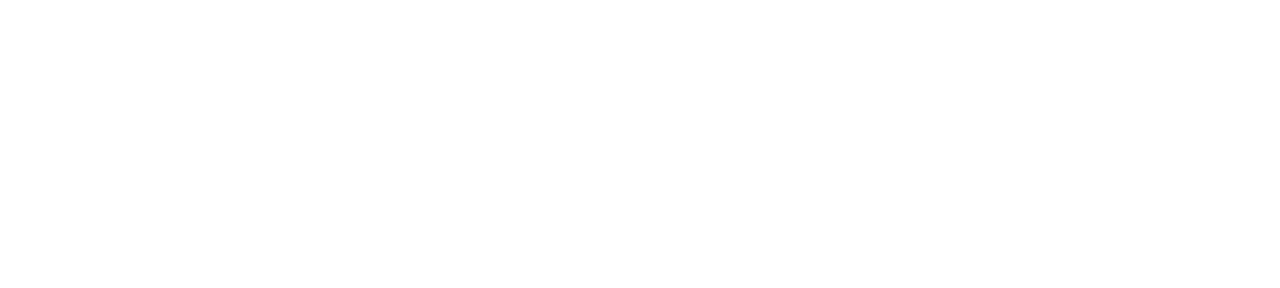
<file: contact.html>
<!DOCTYPE html>
<html lang="en">

<head>
  <meta charset="utf-8">
  <meta content="width=device-width, initial-scale=1.0" name="viewport">

  <title>Kerry Harp, Web Visualization</title>
  <meta content="" name="description">
  <meta content="" name="keywords">

  <!-- Favicons -->
  <link href="assets/img/favicon.png" rel="icon">
  <link href="assets/img/apple-touch-icon.png" rel="apple-touch-icon">

  <!-- Google Fonts -->
  <link href="https://fonts.googleapis.com/css?family=Open+Sans:300,300i,400,400i,600,600i,700,700i|Roboto:300,300i,400,400i,500,500i,700,700i&display=swap" rel="stylesheet">

  <!-- Vendor CSS Files -->
  <link href="assets/vendor/animate.css/animate.min.css" rel="stylesheet">
  <link href="assets/vendor/aos/aos.css" rel="stylesheet">
  <link href="assets/vendor/bootstrap/css/bootstrap.min.css" rel="stylesheet">
  <link href="assets/vendor/bootstrap-icons/bootstrap-icons.css" rel="stylesheet">
  <link href="assets/vendor/boxicons/css/boxicons.min.css" rel="stylesheet">
  <link href="assets/vendor/glightbox/css/glightbox.min.css" rel="stylesheet">
  <link href="assets/vendor/swiper/swiper-bundle.min.css" rel="stylesheet">

  <!-- Template Main CSS File -->
  <link href="assets/css/style.css" rel="stylesheet">

</head>

<body>

  <!-- ======= Header ======= -->
  <header id="header" class="fixed-top d-flex align-items-center ">
    <div class="container d-flex justify-content-between align-items-center">

      <div class="logo">
        <h1 class="text-light"><a href="index.html"><span>Latitude with Attitude</span></a></h1>
        <!-- Uncomment below if you prefer to use an image logo -->
        <!-- <a href="index.html"><img src="assets/img/logo.png" alt="" class="img-fluid"></a>-->
      </div>

      <nav id="navbar" class="navbar">
        <ul>
          <li><a class="active " href="index.html">Home</a></li>
          <li><a href="visualize.html">Visualize</a></li>
         <!-- <li><a href="services.html">Services</a></li>-->
          <li><a href="compare.html">Compare</a></li>
         <!-- <li><a href="team.html">Team</a></li>
          <li><a href="blog.html">Blog</a></li>-->
          <li class="dropdown"><a href="#"><span>Data</span> <i class="bi bi-chevron-down"></i></a>
            <ul>
              <li><a href="#">Temperature</a></li>
              <!--<li class="dropdown"><a href="#"><span>Deep Drop Down</span> <i class="bi bi-chevron-right"></i></a>
                <ul>
                  <li><a href="#">Deep Drop Down 1</a></li>
                  <li><a href="#">Deep Drop Down 2</a></li>
                  <li><a href="#">Deep Drop Down 3</a></li>
                  <li><a href="#">Deep Drop Down 4</a></li>
                  <li><a href="#">Deep Drop Down 5</a></li>
                </ul>
              </li> -->
              <li><a href="#">Humidity</a></li>
              <li><a href="#">Cloud Cover</a></li>
              <li><a href="#">Wind Speed</a></li>
            </ul>
          </li>
         <!-- <li><a href="contact.html">Contact Us</a></li> -->
        </ul>
        <i class="bi bi-list mobile-nav-toggle"></i>
      </nav><!-- .navbar -->

    </div>
  </header><!-- End Header -->

  <main id="main">

    <!-- ======= Contact Section ======= -->
    <section class="breadcrumbs">
      <div class="container">

        <div class="d-flex justify-content-between align-items-center">
          <h2>Contact</h2>
          <ol>
            <li><a href="index.html">Home</a></li>
            <li>Contact</li>
          </ol>
        </div>

      </div>
    </section><!-- End Contact Section -->

    <!-- ======= Contact Section ======= -->
    <section class="contact" data-aos="fade-up" data-aos-easing="ease-in-out" data-aos-duration="500">
      <div class="container">

        <div class="row">

          <div class="col-lg-6">

            <div class="row">
              <div class="col-md-12">
                <div class="info-box">
                  <i class="bx bx-map"></i>
                  <h3>Our Address</h3>
                  <p>A108 Adam Street, New York, NY 535022</p>
                </div>
              </div>
              <div class="col-md-6">
                <div class="info-box">
                  <i class="bx bx-envelope"></i>
                  <h3>Email Us</h3>
                  <p>info@example.com<br>contact@example.com</p>
                </div>
              </div>
              <div class="col-md-6">
                <div class="info-box">
                  <i class="bx bx-phone-call"></i>
                  <h3>Call Us</h3>
                  <p>+1 5589 55488 55<br>+1 6678 254445 41</p>
                </div>
              </div>
            </div>

          </div>

          <div class="col-lg-6">
            <form action="forms/contact.php" method="post" role="form" class="php-email-form">
              <div class="row">
                <div class="col-md-6 form-group">
                  <input type="text" name="name" class="form-control" id="name" placeholder="Your Name" required>
                </div>
                <div class="col-md-6 form-group mt-3 mt-md-0">
                  <input type="email" class="form-control" name="email" id="email" placeholder="Your Email" required>
                </div>
              </div>
              <div class="form-group mt-3">
                <input type="text" class="form-control" name="subject" id="subject" placeholder="Subject" required>
              </div>
              <div class="form-group mt-3">
                <textarea class="form-control" name="message" rows="5" placeholder="Message" required></textarea>
              </div>
              <div class="my-3">
                <div class="loading">Loading</div>
                <div class="error-message"></div>
                <div class="sent-message">Your message has been sent. Thank you!</div>
              </div>
              <div class="text-center"><button type="submit">Send Message</button></div>
            </form>
          </div>

        </div>

      </div>
    </section><!-- End Contact Section -->

    <!-- ======= Map Section ======= -->
    <section class="map mt-2">
      <div class="container-fluid p-0">
        <iframe src="https://www.google.com/maps/embed?pb=!1m18!1m12!1m3!1d3024.2219901290355!2d-74.00369368400567!3d40.71312937933185!2m3!1f0!2f0!3f0!3m2!1i1024!2i768!4f13.1!3m3!1m2!1s0x89c25a23e28c1191%3A0x49f75d3281df052a!2s150%20Park%20Row%2C%20New%20York%2C%20NY%2010007%2C%20USA!5e0!3m2!1sen!2sbg!4v1579767901424!5m2!1sen!2sbg" frameborder="0" style="border:0;" allowfullscreen=""></iframe>
      </div>
    </section><!-- End Map Section -->

  </main><!-- End #main -->

        <div class="col-lg-12">
         <img   alt="beach" src="assets/img/beach.jpg" class="responsive">
         </div>

  <!-- ======= Footer ======= -->
  <footer id="footer" data-aos="fade-up" data-aos-easing="ease-in-out" data-aos-duration="500">

    <!--<div class="footer-newsletter">
      <div class="container">
        <div class="row">
          <div class="col-lg-6">
            <h4>Our Newsletter</h4>
            <p>Tamen quem nulla quae legam multos aute sint culpa legam noster magna</p>
          </div>
          <div class="col-lg-6">
            <form action="" method="post">
              <input type="email" name="email"><input type="submit" value="Subscribe">
            </form>
          </div>
        </div>
      </div>
    </div>-->

    <div class="footer-top">
      <div class="container">
        <div class="row">

          <div class="col-lg-3 col-md-6 footer-links">
            <h4>Useful Links</h4>
            <ul>
              <li><i class="bx bx-chevron-right"></i> <a href="index.html">Home</a></li>
              <li><i class="bx bx-chevron-right"></i> <a href="about.html">About</a></li>
              <li><i class="bx bx-chevron-right"></i> <a href="visualize.html">Visualize</a></li>
              <li><i class="bx bx-chevron-right"></i> <a href="compare.html">Compare</a></li>
              <!--<li><i class="bx bx-chevron-right"></i> <a href="#">Privacy policy</a></li>-->
            </ul>
          </div>

          <div class="col-lg-3 col-md-6 footer-links">
           <!-- <h4>Our Services</h4>
            <ul>
              <li><i class="bx bx-chevron-right"></i> <a href="#">Web Design</a></li>
              <li><i class="bx bx-chevron-right"></i> <a href="#">Web Development</a></li>
              <li><i class="bx bx-chevron-right"></i> <a href="#">Product Management</a></li>
              <li><i class="bx bx-chevron-right"></i> <a href="#">Marketing</a></li>
              <li><i class="bx bx-chevron-right"></i> <a href="#">Graphic Design</a></li>
            </ul>-->
          </div>

          <div class="col-lg-3 col-md-6 footer-contact">
           <!-- <h4>Contact Us</h4>
            <p>
              Minnesota: Minneapolis / St. Paul metropolitan area <br><br>
              <strong>Phone:</strong> +1 651.283.8601<br>
              <strong>Email:</strong> kharp@umn.edu<br>
            </p>-->

          </div>

          <div class="col-lg-3 col-md-6 footer-info">
            <h3>About Harp Design, Inc.</h3>
            <p>Visualizing sustainability. Harp Design provides consulting services in the areas of sustainability and energy-efficiency.</p>
            <div class="social-links mt-3">
              <a href="https://www.linkedin.com/in/kerryhaglund/" class="linkedin"><i class="bx bxl-linkedin"></i></a>
             <a href="https://twitter.com/design_harp" class="twitter"><i class="bx bxl-twitter"></i></a>
              <a href="https://www.facebook.com/HarpDesignInc" class="facebook"><i class="bx bxl-facebook"></i></a>
              <a href="https://www.instagram.com/harpdesigninc/" class="instagram"><i class="bx bxl-instagram"></i></a>
            </div>
          </div>


        </div>
      </div>
    </div>

    <div class="container">
      <div class="copyright">
        &copy; Copyright <strong><span>Harp Design, Inc.</span></strong>. All Rights Reserved
      </div>
    </div>
  </footer><!-- End Footer -->

  <a href="#" class="back-to-top d-flex align-items-center justify-content-center"><i class="bi bi-arrow-up-short"></i></a>

  <!-- Vendor JS Files -->
  <script src="assets/vendor/aos/aos.js"></script>
  <script src="assets/vendor/bootstrap/js/bootstrap.bundle.min.js"></script>
  <script src="assets/vendor/glightbox/js/glightbox.min.js"></script>
  <script src="assets/vendor/isotope-layout/isotope.pkgd.min.js"></script>
  <script src="assets/vendor/php-email-form/validate.js"></script>
  <script src="assets/vendor/purecounter/purecounter.js"></script>
  <script src="assets/vendor/swiper/swiper-bundle.min.js"></script>
  <script src="assets/vendor/waypoints/noframework.waypoints.js"></script>

  <!-- Template Main JS File -->
  <script src="assets/js/main.js"></script>

</body>

</html>
</file>
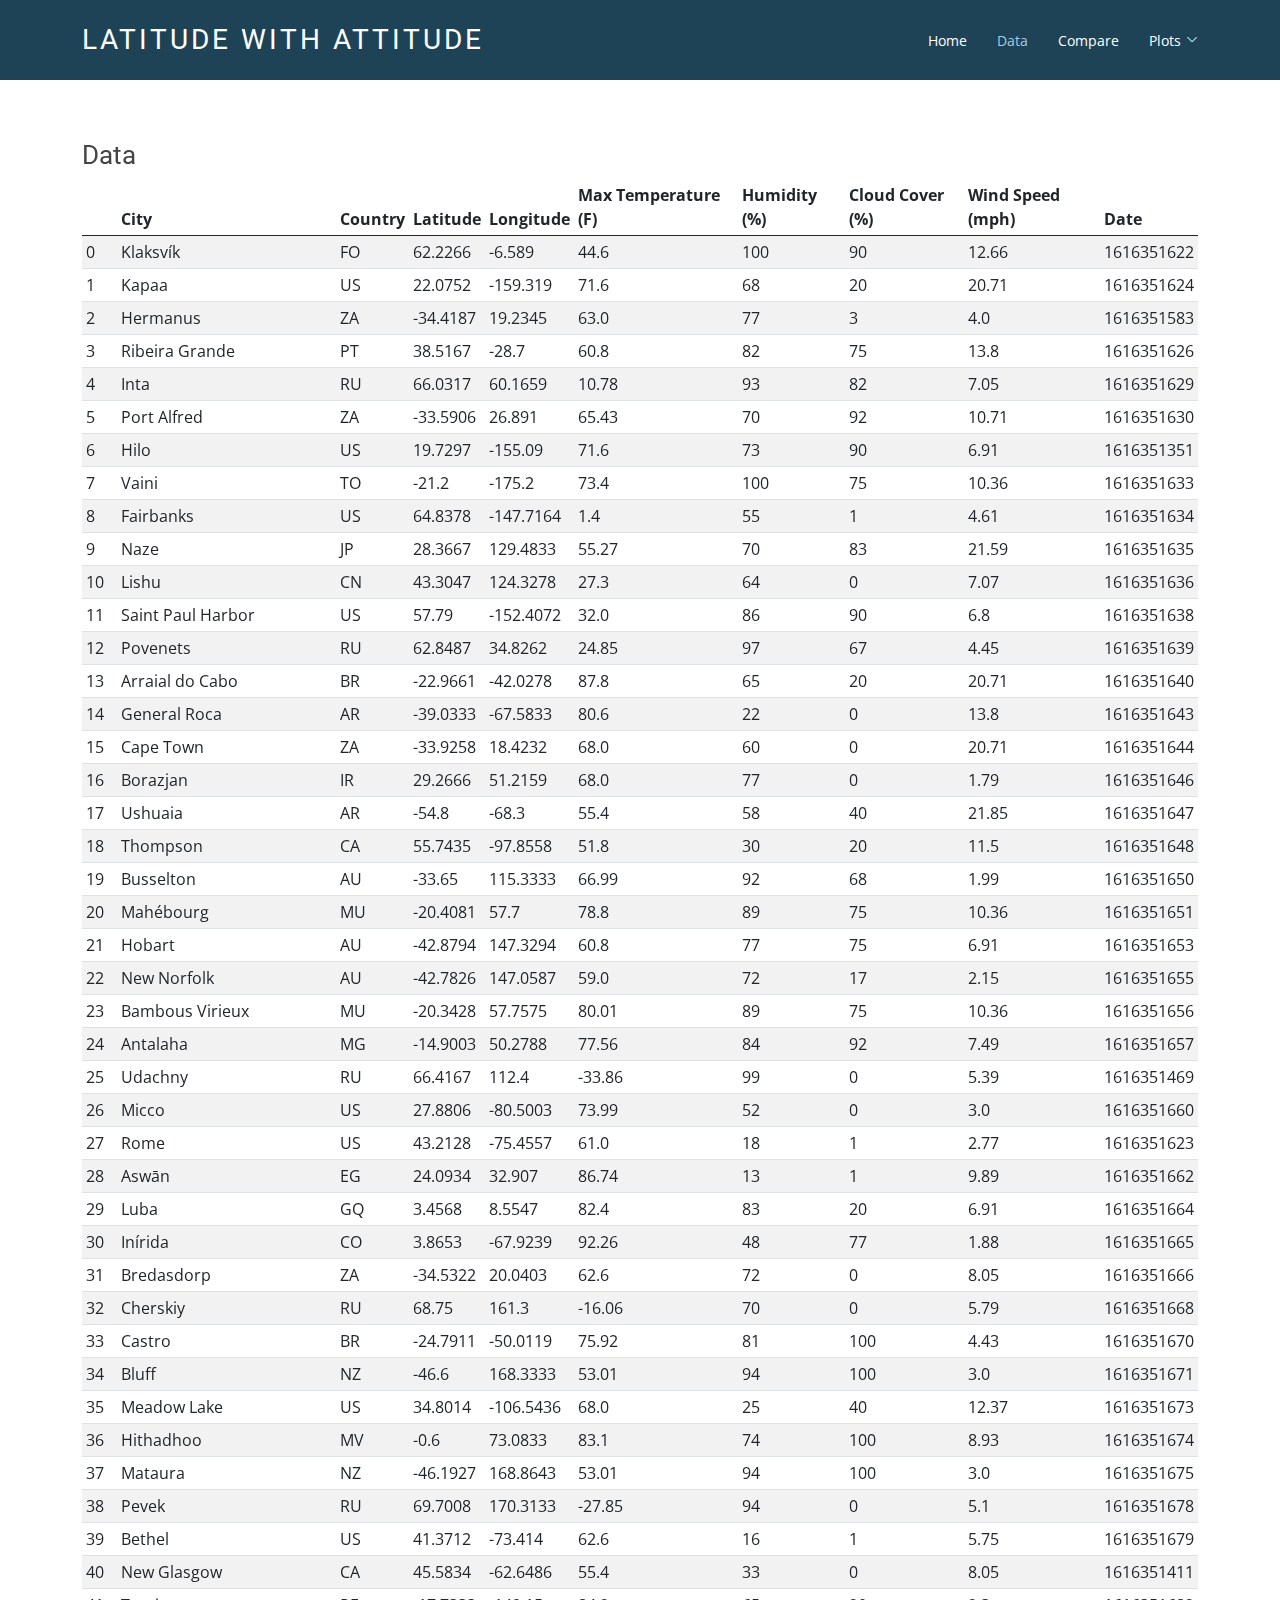
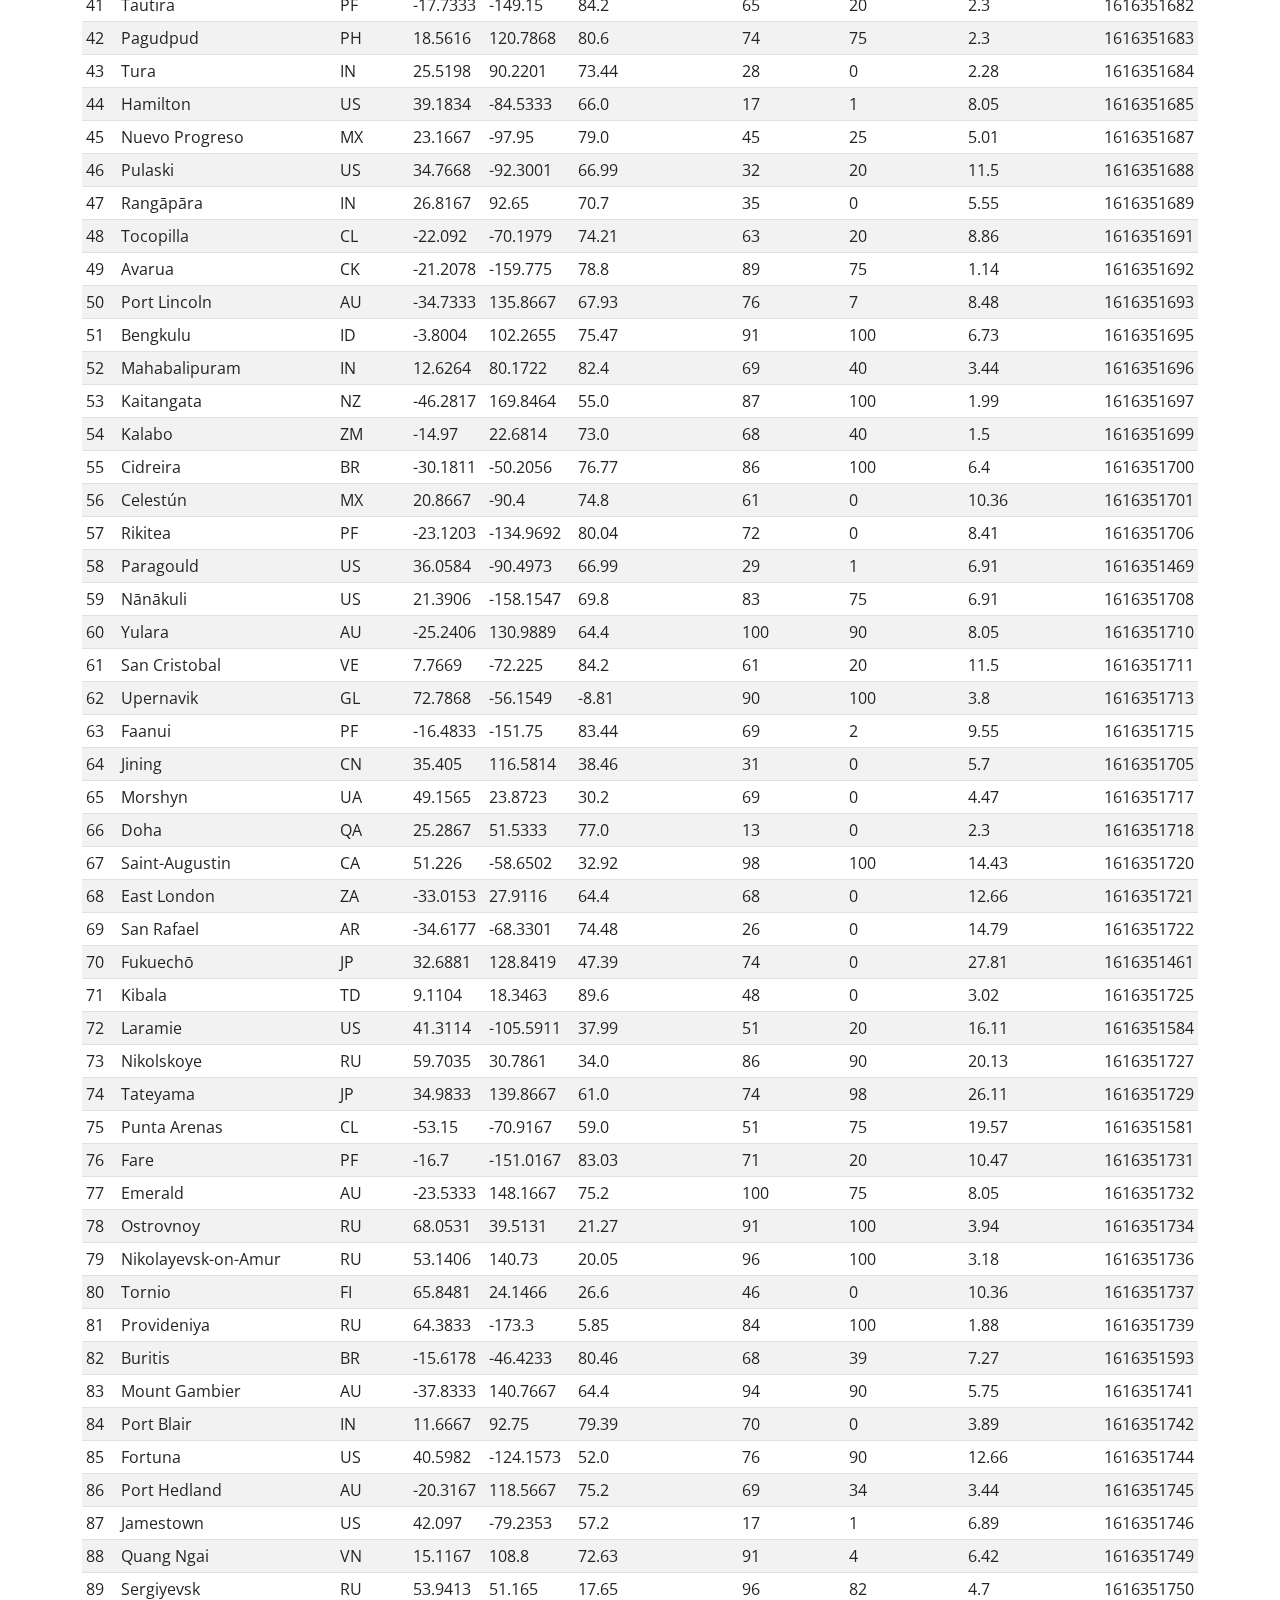
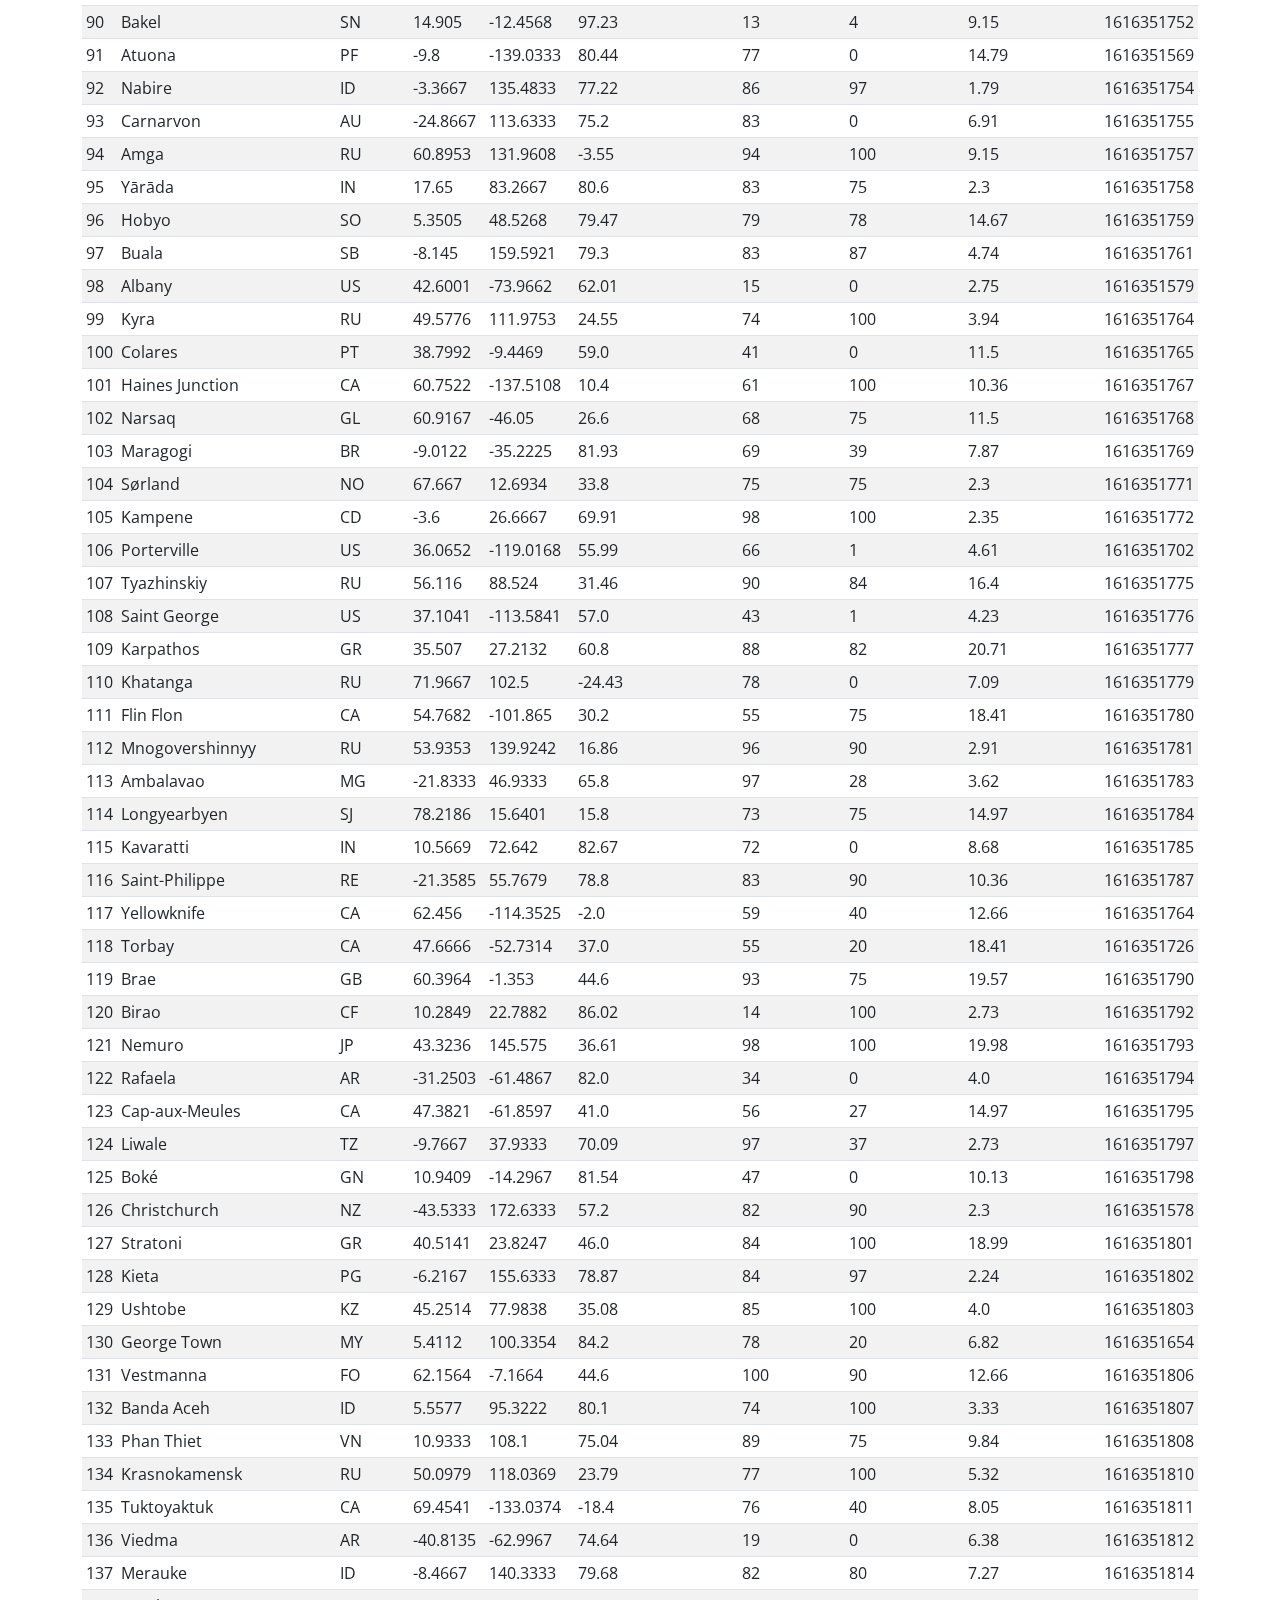
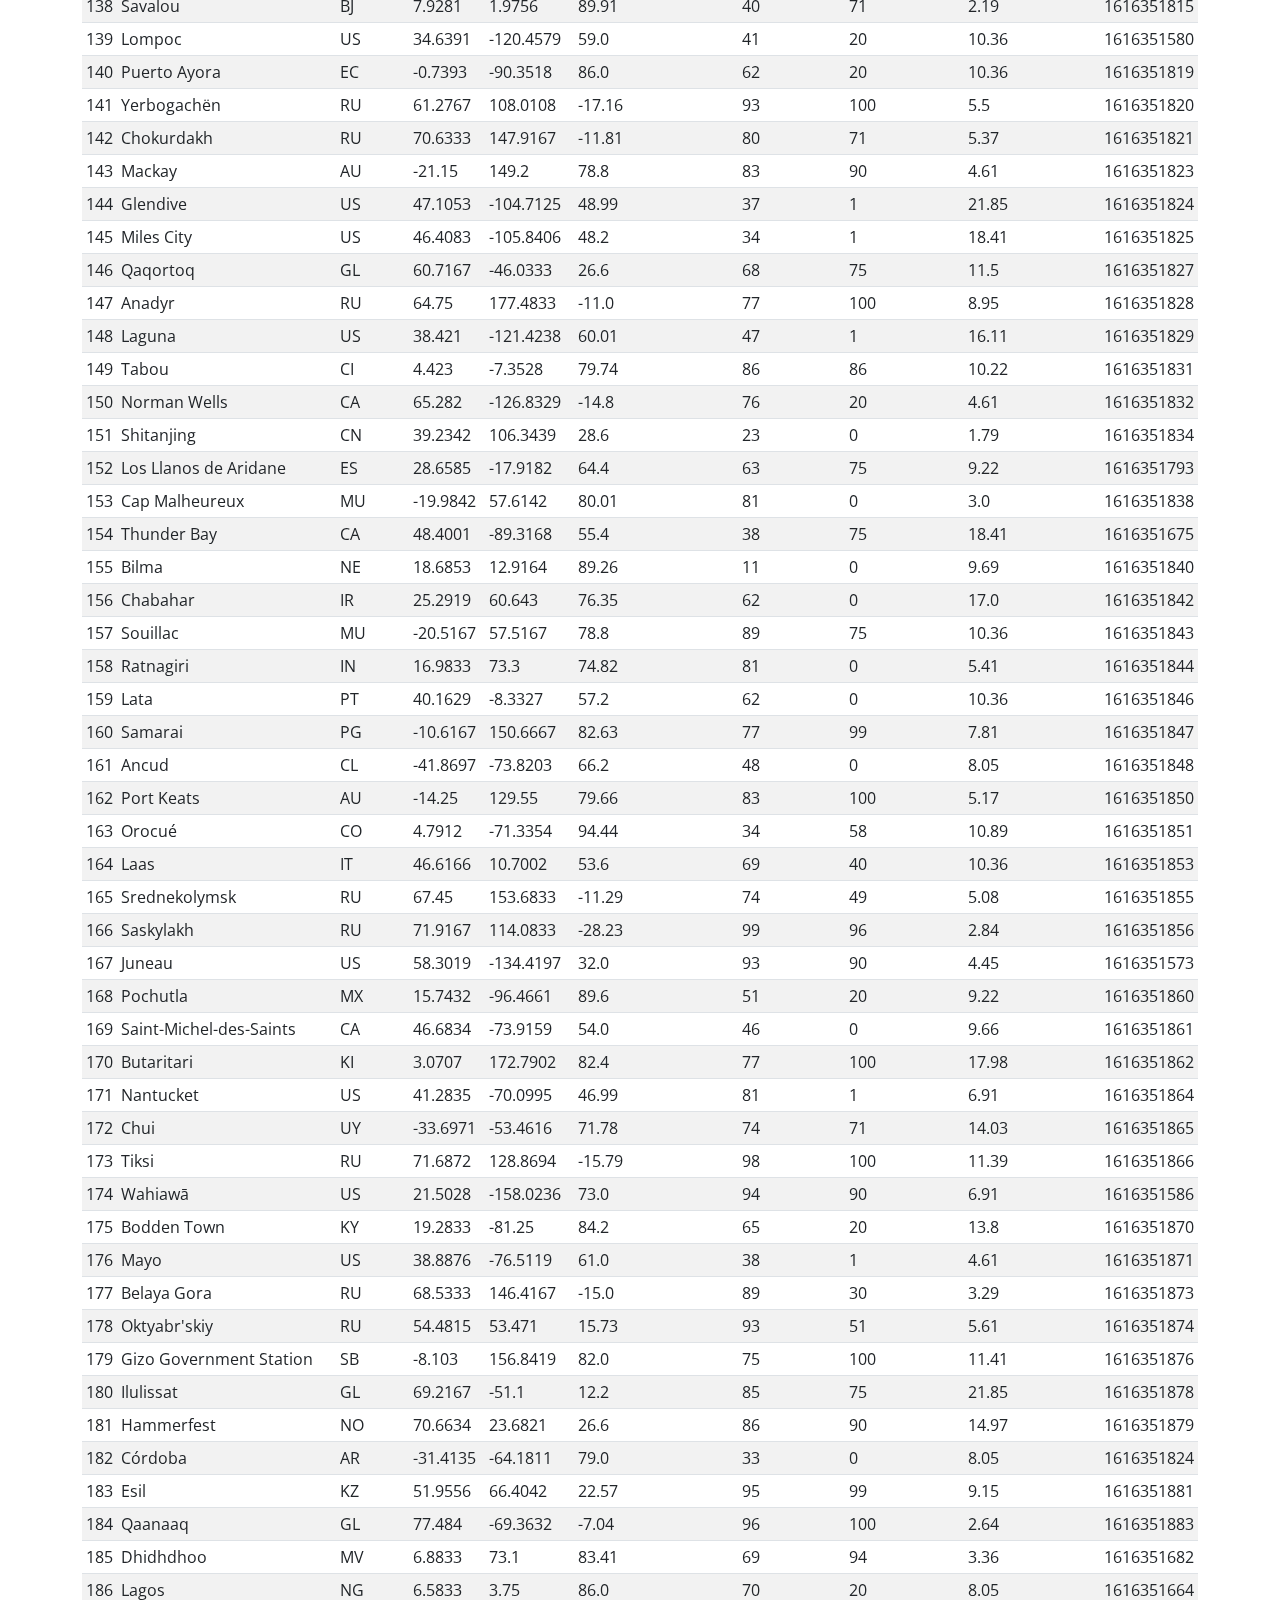
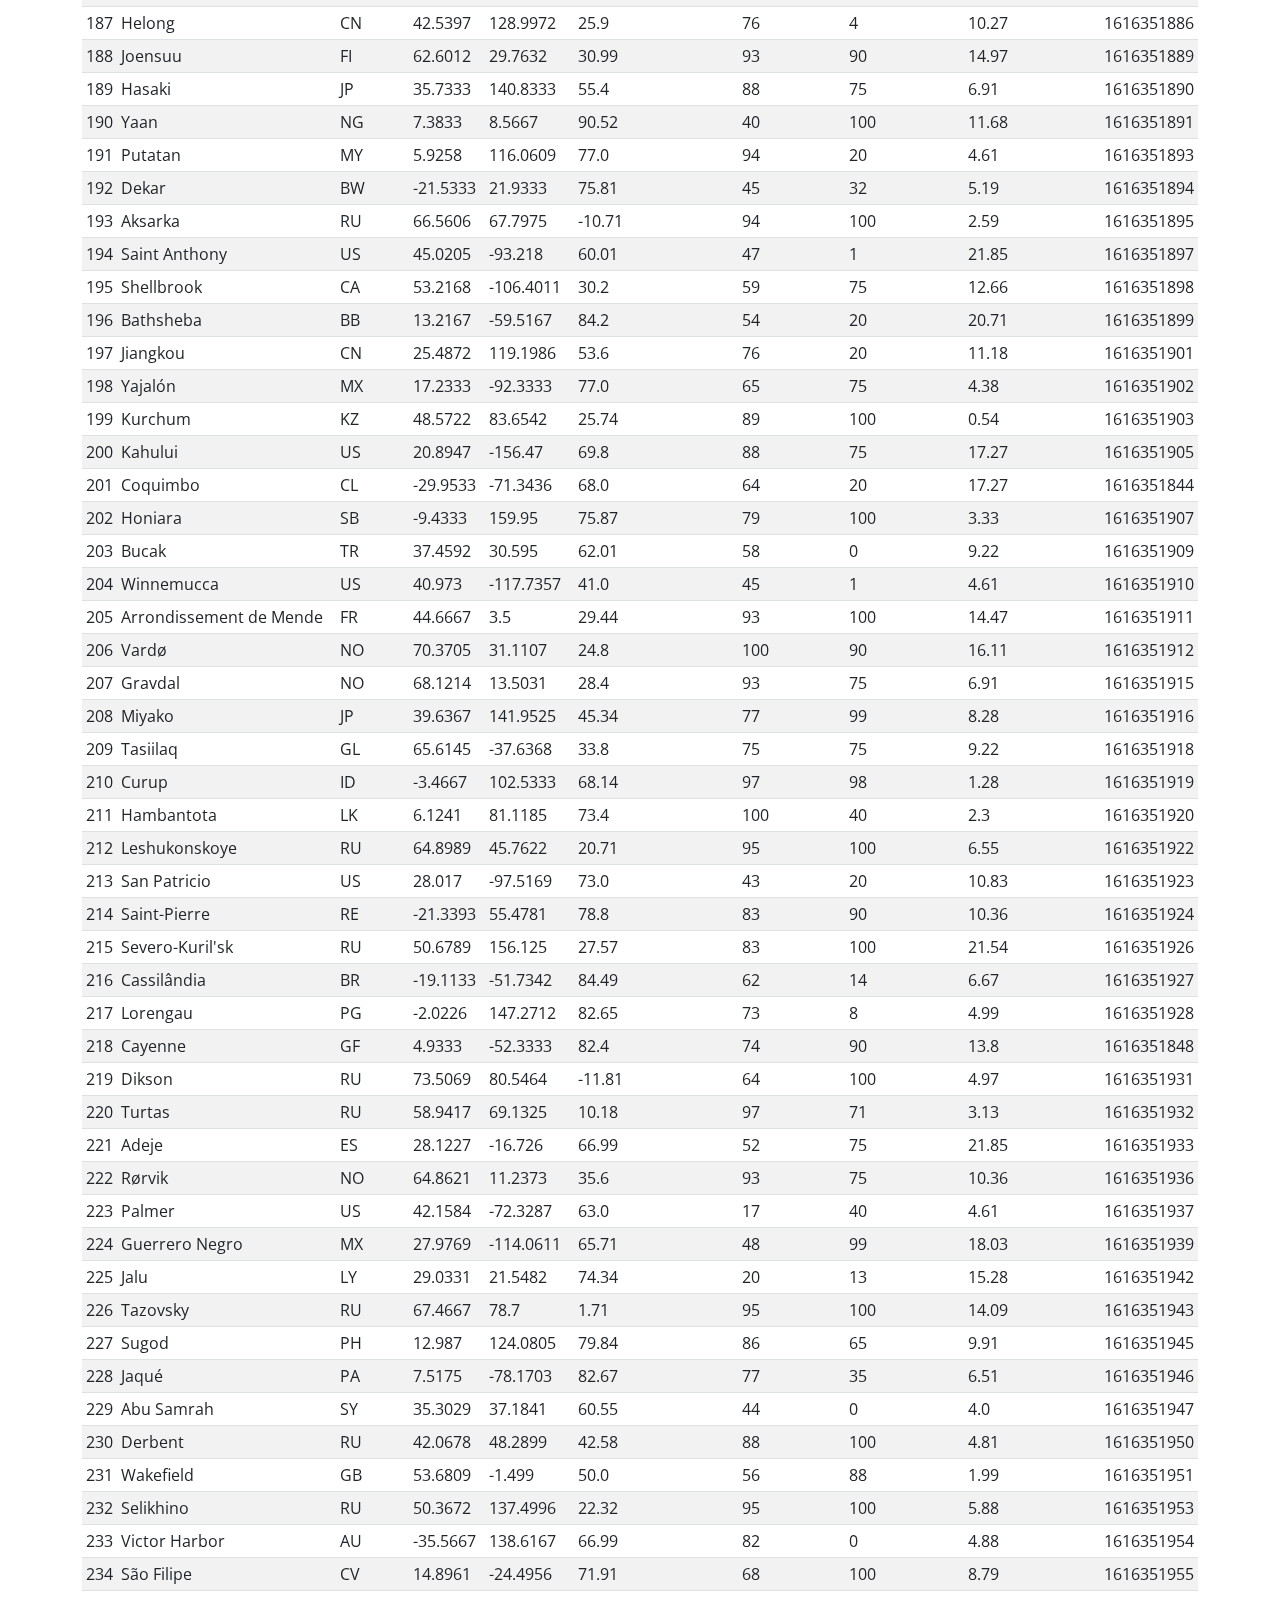
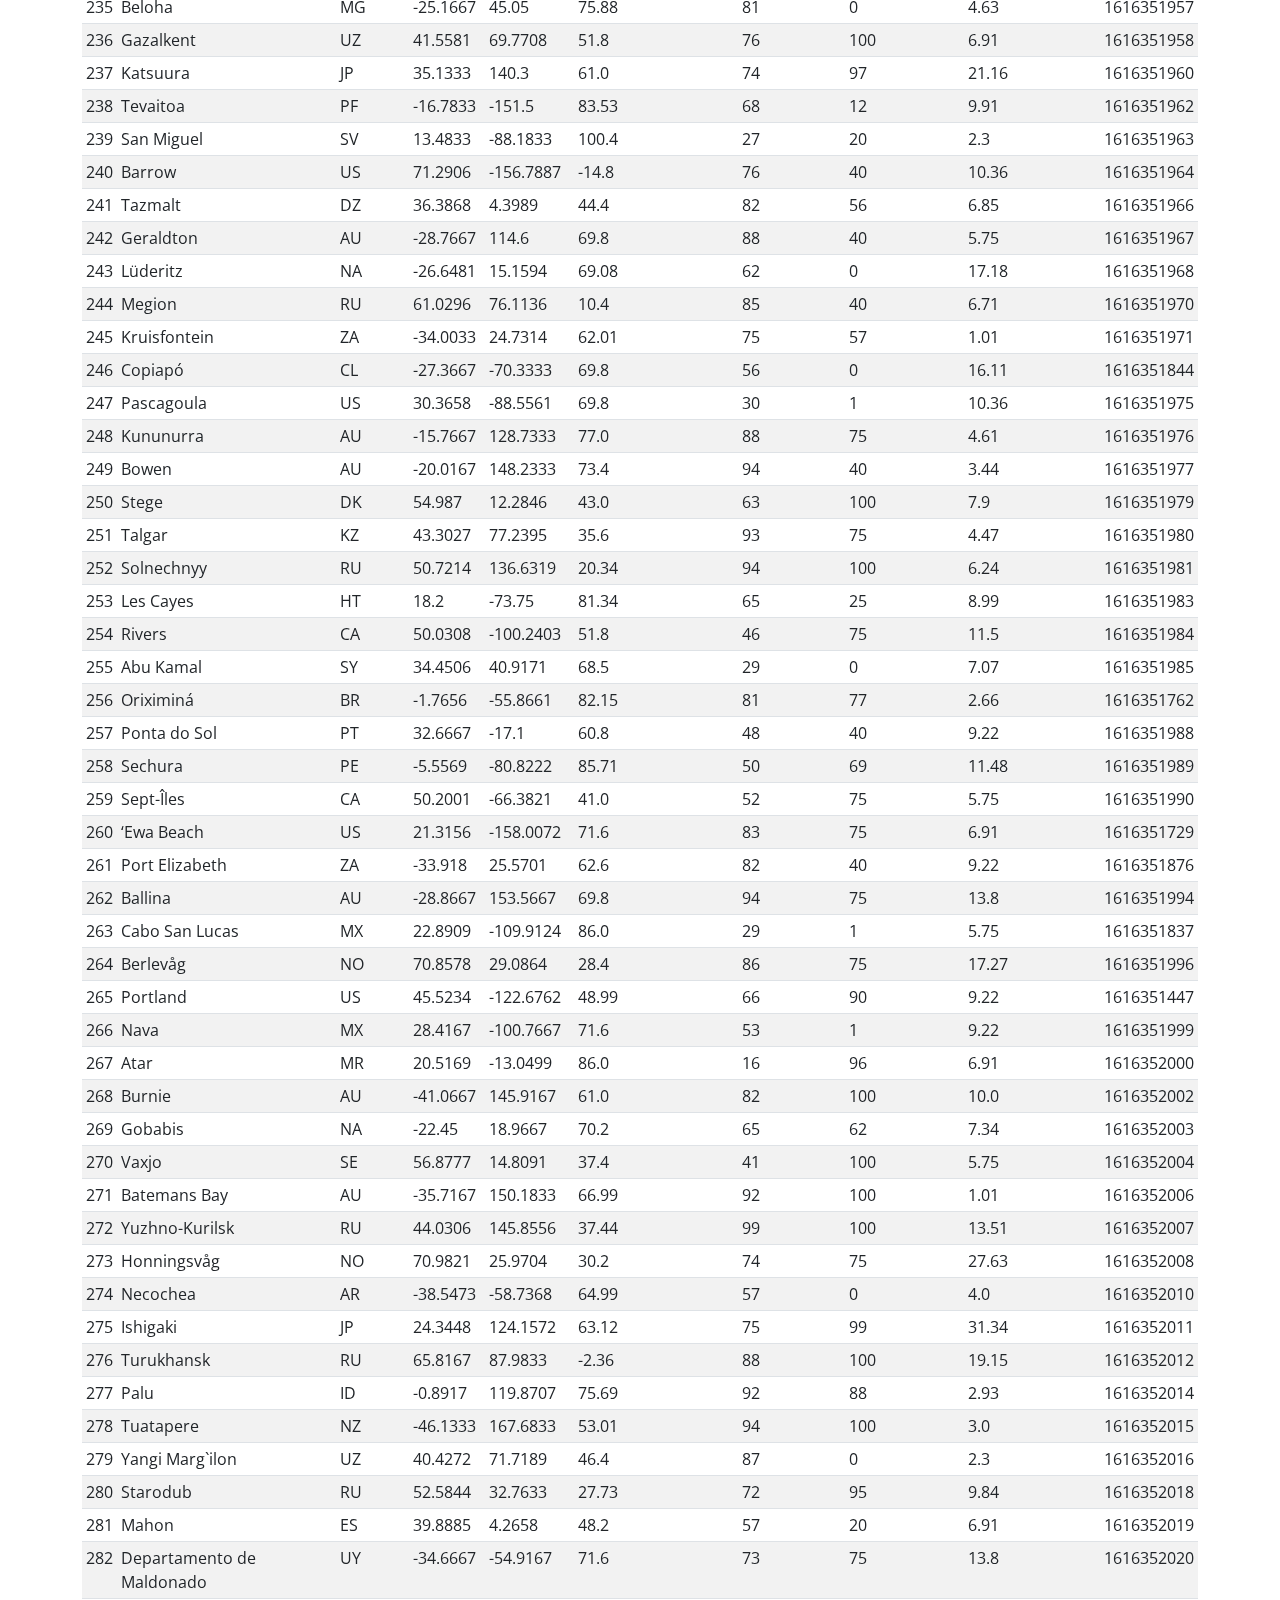
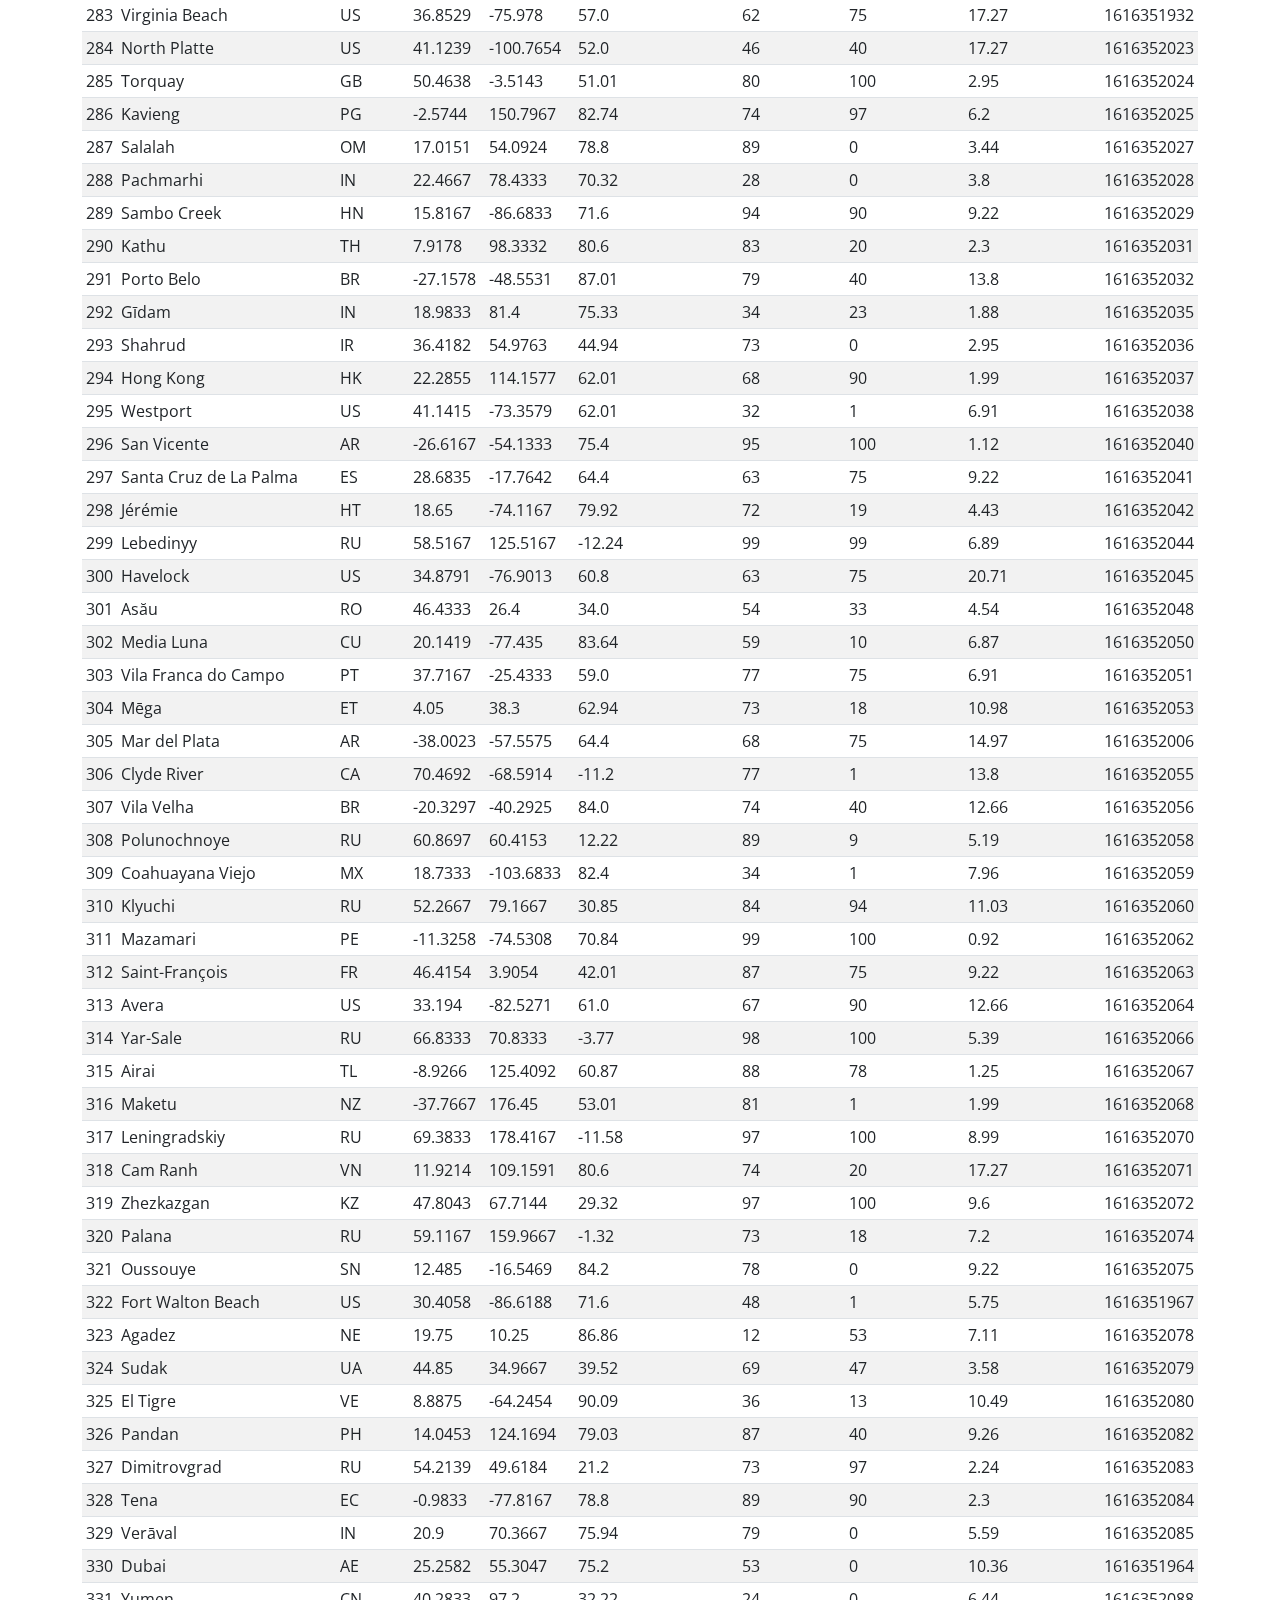
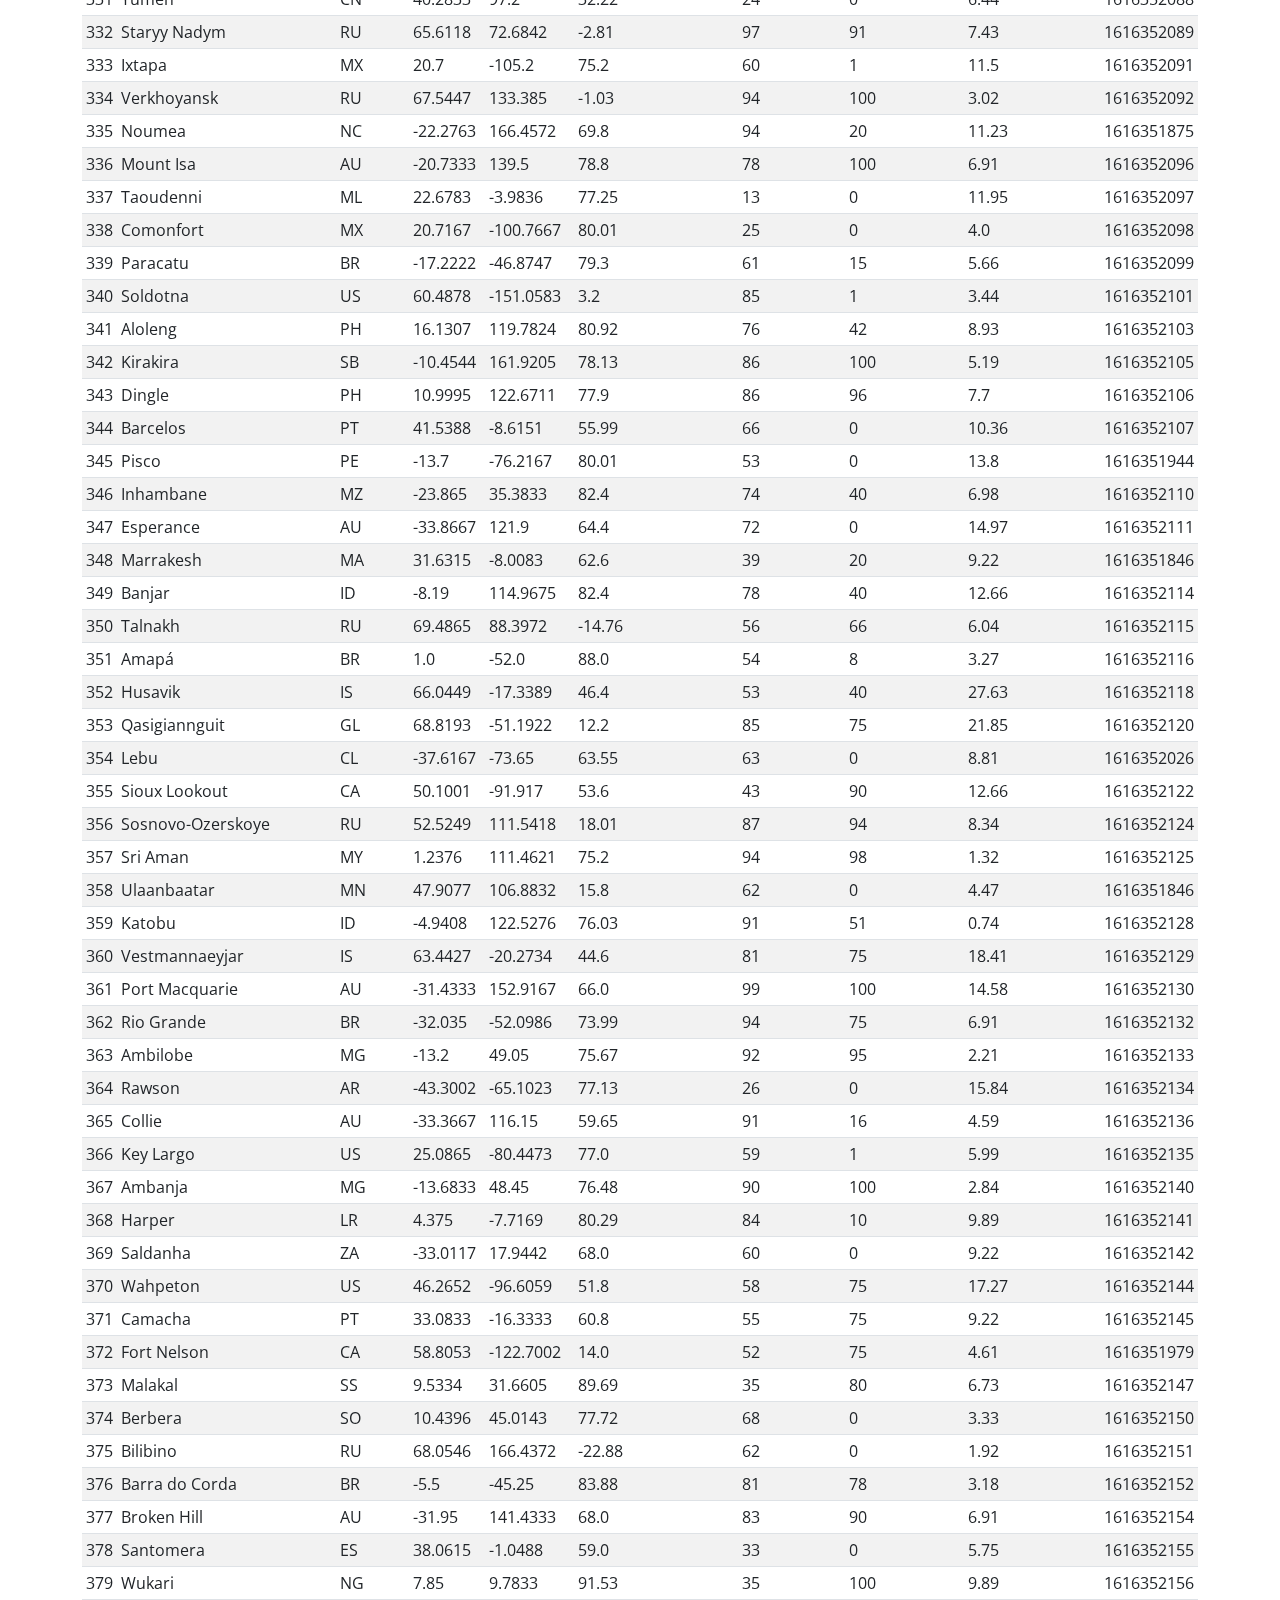
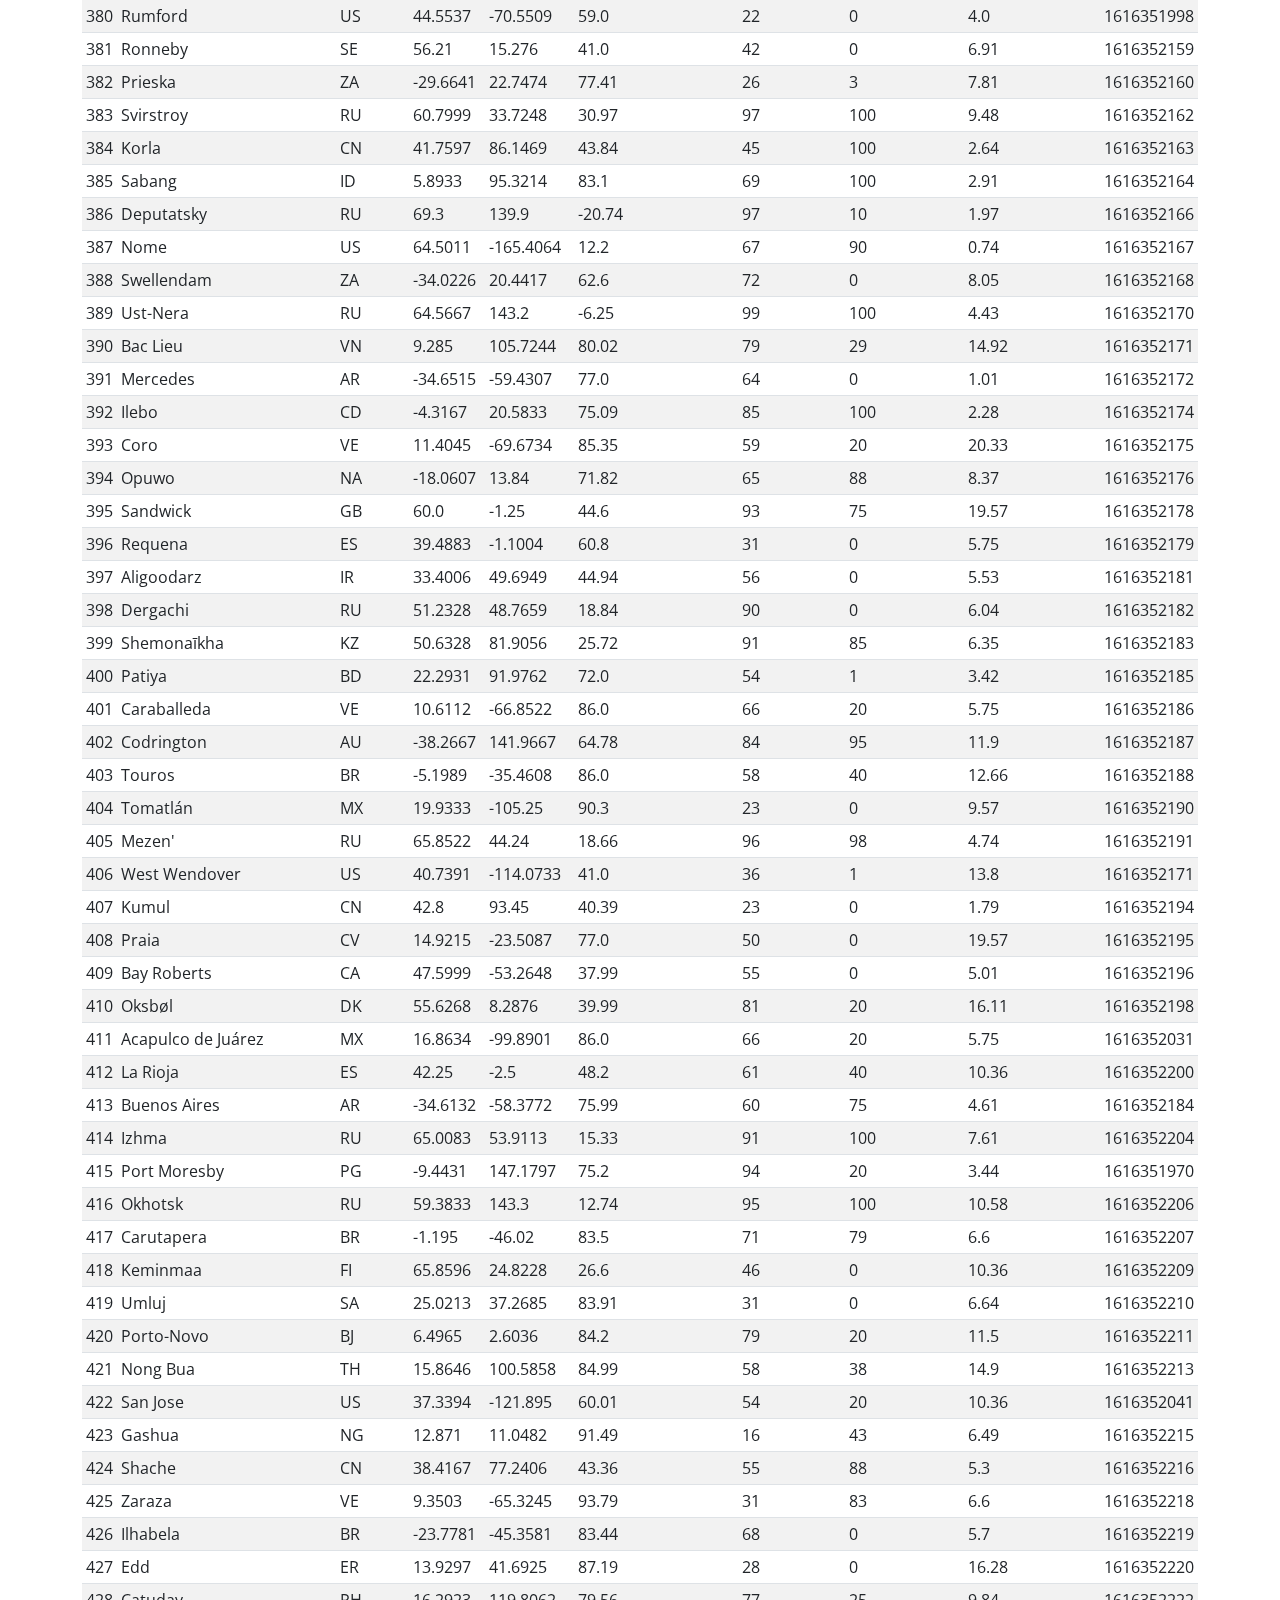
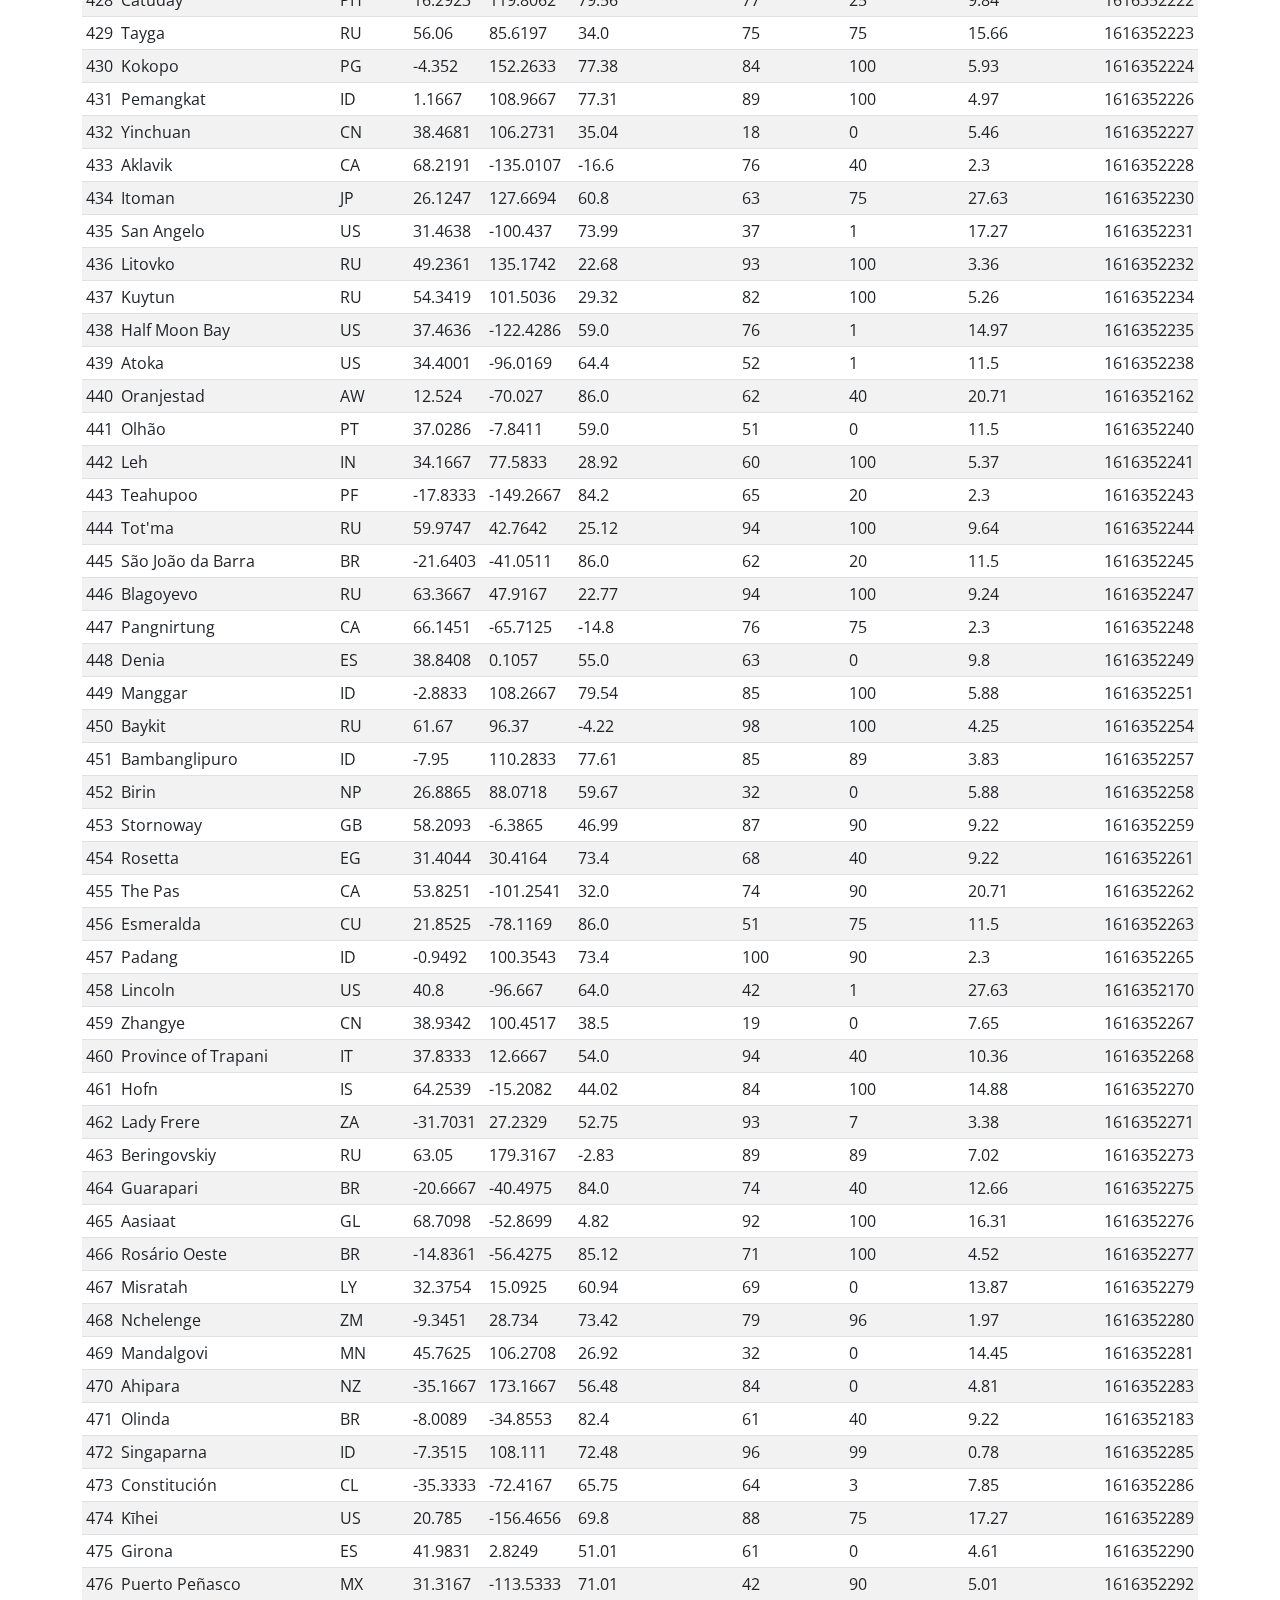
<file: data.html>
<!DOCTYPE html>
<html lang="en">

<head>
  <meta charset="utf-8">
  <meta content="width=device-width, initial-scale=1.0" name="viewport">

  <title>Kerry Harp, Web Visualization</title>
  <meta content="" name="description">
  <meta content="" name="keywords">

  <!-- Favicons -->
  <link href="assets/img/favicon.png" rel="icon">
  <link href="assets/img/apple-touch-icon.png" rel="apple-touch-icon">

  <!-- Google Fonts -->
  <link href="https://fonts.googleapis.com/css?family=Open+Sans:300,300i,400,400i,600,600i,700,700i|Roboto:300,300i,400,400i,500,500i,700,700i&display=swap" rel="stylesheet">

  <!-- Vendor CSS Files -->
  <link href="assets/vendor/animate.css/animate.min.css" rel="stylesheet">
  <link href="assets/vendor/aos/aos.css" rel="stylesheet">
  <link href="assets/vendor/bootstrap/css/bootstrap.min.css" rel="stylesheet">
  <link href="assets/vendor/bootstrap-icons/bootstrap-icons.css" rel="stylesheet">
  <link href="assets/vendor/boxicons/css/boxicons.min.css" rel="stylesheet">
  <link href="assets/vendor/glightbox/css/glightbox.min.css" rel="stylesheet">
  <link href="assets/vendor/swiper/swiper-bundle.min.css" rel="stylesheet">

  <!-- Template Main CSS File -->
  <link href="assets/css/style.css" rel="stylesheet">
  
</head>

<body>

  <!-- ======= Header ======= -->
  <header id="header" class="fixed-top d-flex align-items-center ">
    <div class="container d-flex justify-content-between align-items-center">

      <div class="logo">
        <h1 class="text-light"><a href="index.html"><span>Latitude with Attitude</span></a></h1>
        <!-- Uncomment below if you prefer to use an image logo -->
        <!-- <a href="index.html"><img src="assets/img/logo.png" alt="" class="img-fluid"></a>-->
      </div>

      <nav id="navbar" class="navbar">
        <ul>
          <li><a href="index.html">Home</a></li>
          <li><a class="active" href="data.html">Data</a></li>
         <!-- <li><a href="services.html">Services</a></li>-->
          <li><a href="compare.html">Compare</a></li>
         <!-- <li><a href="team.html">Team</a></li>
          <li><a href="blog.html">Blog</a></li>-->
          <li class="dropdown"><a href="#"><span>Plots</span> <i class="bi bi-chevron-down"></i></a>
            <ul>
              <li><a href="visualization/temperature.html">Temperature</a></li>
              <!--<li class="dropdown"><a href="#"><span>Deep Drop Down</span> <i class="bi bi-chevron-right"></i></a>
                <ul>
                  <li><a href="#">Deep Drop Down 1</a></li>
                  <li><a href="#">Deep Drop Down 2</a></li>
                  <li><a href="#">Deep Drop Down 3</a></li>
                  <li><a href="#">Deep Drop Down 4</a></li>
                  <li><a href="#">Deep Drop Down 5</a></li>
                </ul>
              </li> -->
              <li><a href="visualization/humidity.html">Humidity</a></li>
              <li><a href="visualization/cloudcover.html">Cloud Cover</a></li>
              <li><a href="visualization/windspeed.html">Wind Speed</a></li>
            </ul>
          </li>
         <!-- <li><a href="contact.html">Contact Us</a></li> -->
        </ul>
        <i class="bi bi-list mobile-nav-toggle"></i>
      </nav><!-- .navbar -->

    </div>
  </header><!-- End Header -->

  <main id="main">



    <!-- ======= About Section ======= -->
    <section class="about" data-aos="fade-up">
      <div class="container">

        <div class="row">
          <div class="col-lg-12 pt-4 pt-lg-0">
            <h3>Data</h3>
            <div class="table-responsive">
<table class="table table-striped table-sm">
	<thead>
	<tr>
		<th></th> <th>City</th> <th>Country</th> <th>Latitude</th> <th>Longitude</th> <th>Max Temperature (F)</th> <th>Humidity (%)</th> <th>Cloud Cover (%)</th> <th>Wind Speed (mph)</th> <th>Date</th>
	</tr>
	</thead>
	<tbody>
	<tr>
		<td>0</td> <td>Klaksvík</td> <td>FO</td> <td>62.2266</td> <td>-6.589</td> <td>44.6</td> <td>100</td> <td>90</td> <td>12.66</td> <td>1616351622</td>
	</tr>
	<tr>
		<td>1</td> <td>Kapaa</td> <td>US</td> <td>22.0752</td> <td>-159.319</td> <td>71.6</td> <td>68</td> <td>20</td> <td>20.71</td> <td>1616351624</td>
	</tr>
	<tr>
		<td>2</td> <td>Hermanus</td> <td>ZA</td> <td>-34.4187</td> <td>19.2345</td> <td>63.0</td> <td>77</td> <td>3</td> <td>4.0</td> <td>1616351583</td>
	</tr>
	<tr>
		<td>3</td> <td>Ribeira Grande</td> <td>PT</td> <td>38.5167</td> <td>-28.7</td> <td>60.8</td> <td>82</td> <td>75</td> <td>13.8</td> <td>1616351626</td>
	</tr>
	<tr>
		<td>4</td> <td>Inta</td> <td>RU</td> <td>66.0317</td> <td>60.1659</td> <td>10.78</td> <td>93</td> <td>82</td> <td>7.05</td> <td>1616351629</td>
	</tr>
	<tr>
		<td>5</td> <td>Port Alfred</td> <td>ZA</td> <td>-33.5906</td> <td>26.891</td> <td>65.43</td> <td>70</td> <td>92</td> <td>10.71</td> <td>1616351630</td>
	</tr>
	<tr>
		<td>6</td> <td>Hilo</td> <td>US</td> <td>19.7297</td> <td>-155.09</td> <td>71.6</td> <td>73</td> <td>90</td> <td>6.91</td> <td>1616351351</td>
	</tr>
	<tr>
		<td>7</td> <td>Vaini</td> <td>TO</td> <td>-21.2</td> <td>-175.2</td> <td>73.4</td> <td>100</td> <td>75</td> <td>10.36</td> <td>1616351633</td>
	</tr>
	<tr>
		<td>8</td> <td>Fairbanks</td> <td>US</td> <td>64.8378</td> <td>-147.7164</td> <td>1.4</td> <td>55</td> <td>1</td> <td>4.61</td> <td>1616351634</td>
	</tr>
	<tr>
		<td>9</td> <td>Naze</td> <td>JP</td> <td>28.3667</td> <td>129.4833</td> <td>55.27</td> <td>70</td> <td>83</td> <td>21.59</td> <td>1616351635</td>
	</tr>
	<tr>
		<td>10</td> <td>Lishu</td> <td>CN</td> <td>43.3047</td> <td>124.3278</td> <td>27.3</td> <td>64</td> <td>0</td> <td>7.07</td> <td>1616351636</td>
	</tr>
	<tr>
		<td>11</td> <td>Saint Paul Harbor</td> <td>US</td> <td>57.79</td> <td>-152.4072</td> <td>32.0</td> <td>86</td> <td>90</td> <td>6.8</td> <td>1616351638</td>
	</tr>
	<tr>
		<td>12</td> <td>Povenets</td> <td>RU</td> <td>62.8487</td> <td>34.8262</td> <td>24.85</td> <td>97</td> <td>67</td> <td>4.45</td> <td>1616351639</td>
	</tr>
	<tr>
		<td>13</td> <td>Arraial do Cabo</td> <td>BR</td> <td>-22.9661</td> <td>-42.0278</td> <td>87.8</td> <td>65</td> <td>20</td> <td>20.71</td> <td>1616351640</td>
	</tr>
	<tr>
		<td>14</td> <td>General Roca</td> <td>AR</td> <td>-39.0333</td> <td>-67.5833</td> <td>80.6</td> <td>22</td> <td>0</td> <td>13.8</td> <td>1616351643</td>
	</tr>
	<tr>
		<td>15</td> <td>Cape Town</td> <td>ZA</td> <td>-33.9258</td> <td>18.4232</td> <td>68.0</td> <td>60</td> <td>0</td> <td>20.71</td> <td>1616351644</td>
	</tr>
	<tr>
		<td>16</td> <td>Borazjan</td> <td>IR</td> <td>29.2666</td> <td>51.2159</td> <td>68.0</td> <td>77</td> <td>0</td> <td>1.79</td> <td>1616351646</td>
	</tr>
	<tr>
		<td>17</td> <td>Ushuaia</td> <td>AR</td> <td>-54.8</td> <td>-68.3</td> <td>55.4</td> <td>58</td> <td>40</td> <td>21.85</td> <td>1616351647</td>
	</tr>
	<tr>
		<td>18</td> <td>Thompson</td> <td>CA</td> <td>55.7435</td> <td>-97.8558</td> <td>51.8</td> <td>30</td> <td>20</td> <td>11.5</td> <td>1616351648</td>
	</tr>
	<tr>
		<td>19</td> <td>Busselton</td> <td>AU</td> <td>-33.65</td> <td>115.3333</td> <td>66.99</td> <td>92</td> <td>68</td> <td>1.99</td> <td>1616351650</td>
	</tr>
	<tr>
		<td>20</td> <td>Mahébourg</td> <td>MU</td> <td>-20.4081</td> <td>57.7</td> <td>78.8</td> <td>89</td> <td>75</td> <td>10.36</td> <td>1616351651</td>
	</tr>
	<tr>
		<td>21</td> <td>Hobart</td> <td>AU</td> <td>-42.8794</td> <td>147.3294</td> <td>60.8</td> <td>77</td> <td>75</td> <td>6.91</td> <td>1616351653</td>
	</tr>
	<tr>
		<td>22</td> <td>New Norfolk</td> <td>AU</td> <td>-42.7826</td> <td>147.0587</td> <td>59.0</td> <td>72</td> <td>17</td> <td>2.15</td> <td>1616351655</td>
	</tr>
	<tr>
		<td>23</td> <td>Bambous Virieux</td> <td>MU</td> <td>-20.3428</td> <td>57.7575</td> <td>80.01</td> <td>89</td> <td>75</td> <td>10.36</td> <td>1616351656</td>
	</tr>
	<tr>
		<td>24</td> <td>Antalaha</td> <td>MG</td> <td>-14.9003</td> <td>50.2788</td> <td>77.56</td> <td>84</td> <td>92</td> <td>7.49</td> <td>1616351657</td>
	</tr>
	<tr>
		<td>25</td> <td>Udachny</td> <td>RU</td> <td>66.4167</td> <td>112.4</td> <td>-33.86</td> <td>99</td> <td>0</td> <td>5.39</td> <td>1616351469</td>
	</tr>
	<tr>
		<td>26</td> <td>Micco</td> <td>US</td> <td>27.8806</td> <td>-80.5003</td> <td>73.99</td> <td>52</td> <td>0</td> <td>3.0</td> <td>1616351660</td>
	</tr>
	<tr>
		<td>27</td> <td>Rome</td> <td>US</td> <td>43.2128</td> <td>-75.4557</td> <td>61.0</td> <td>18</td> <td>1</td> <td>2.77</td> <td>1616351623</td>
	</tr>
	<tr>
		<td>28</td> <td>Aswān</td> <td>EG</td> <td>24.0934</td> <td>32.907</td> <td>86.74</td> <td>13</td> <td>1</td> <td>9.89</td> <td>1616351662</td>
	</tr>
	<tr>
		<td>29</td> <td>Luba</td> <td>GQ</td> <td>3.4568</td> <td>8.5547</td> <td>82.4</td> <td>83</td> <td>20</td> <td>6.91</td> <td>1616351664</td>
	</tr>
	<tr>
		<td>30</td> <td>Inírida</td> <td>CO</td> <td>3.8653</td> <td>-67.9239</td> <td>92.26</td> <td>48</td> <td>77</td> <td>1.88</td> <td>1616351665</td>
	</tr>
	<tr>
		<td>31</td> <td>Bredasdorp</td> <td>ZA</td> <td>-34.5322</td> <td>20.0403</td> <td>62.6</td> <td>72</td> <td>0</td> <td>8.05</td> <td>1616351666</td>
	</tr>
	<tr>
		<td>32</td> <td>Cherskiy</td> <td>RU</td> <td>68.75</td> <td>161.3</td> <td>-16.06</td> <td>70</td> <td>0</td> <td>5.79</td> <td>1616351668</td>
	</tr>
	<tr>
		<td>33</td> <td>Castro</td> <td>BR</td> <td>-24.7911</td> <td>-50.0119</td> <td>75.92</td> <td>81</td> <td>100</td> <td>4.43</td> <td>1616351670</td>
	</tr>
	<tr>
		<td>34</td> <td>Bluff</td> <td>NZ</td> <td>-46.6</td> <td>168.3333</td> <td>53.01</td> <td>94</td> <td>100</td> <td>3.0</td> <td>1616351671</td>
	</tr>
	<tr>
		<td>35</td> <td>Meadow Lake</td> <td>US</td> <td>34.8014</td> <td>-106.5436</td> <td>68.0</td> <td>25</td> <td>40</td> <td>12.37</td> <td>1616351673</td>
	</tr>
	<tr>
		<td>36</td> <td>Hithadhoo</td> <td>MV</td> <td>-0.6</td> <td>73.0833</td> <td>83.1</td> <td>74</td> <td>100</td> <td>8.93</td> <td>1616351674</td>
	</tr>
	<tr>
		<td>37</td> <td>Mataura</td> <td>NZ</td> <td>-46.1927</td> <td>168.8643</td> <td>53.01</td> <td>94</td> <td>100</td> <td>3.0</td> <td>1616351675</td>
	</tr>
	<tr>
		<td>38</td> <td>Pevek</td> <td>RU</td> <td>69.7008</td> <td>170.3133</td> <td>-27.85</td> <td>94</td> <td>0</td> <td>5.1</td> <td>1616351678</td>
	</tr>
	<tr>
		<td>39</td> <td>Bethel</td> <td>US</td> <td>41.3712</td> <td>-73.414</td> <td>62.6</td> <td>16</td> <td>1</td> <td>5.75</td> <td>1616351679</td>
	</tr>
	<tr>
		<td>40</td> <td>New Glasgow</td> <td>CA</td> <td>45.5834</td> <td>-62.6486</td> <td>55.4</td> <td>33</td> <td>0</td> <td>8.05</td> <td>1616351411</td>
	</tr>
	<tr>
		<td>41</td> <td>Tautira</td> <td>PF</td> <td>-17.7333</td> <td>-149.15</td> <td>84.2</td> <td>65</td> <td>20</td> <td>2.3</td> <td>1616351682</td>
	</tr>
	<tr>
		<td>42</td> <td>Pagudpud</td> <td>PH</td> <td>18.5616</td> <td>120.7868</td> <td>80.6</td> <td>74</td> <td>75</td> <td>2.3</td> <td>1616351683</td>
	</tr>
	<tr>
		<td>43</td> <td>Tura</td> <td>IN</td> <td>25.5198</td> <td>90.2201</td> <td>73.44</td> <td>28</td> <td>0</td> <td>2.28</td> <td>1616351684</td>
	</tr>
	<tr>
		<td>44</td> <td>Hamilton</td> <td>US</td> <td>39.1834</td> <td>-84.5333</td> <td>66.0</td> <td>17</td> <td>1</td> <td>8.05</td> <td>1616351685</td>
	</tr>
	<tr>
		<td>45</td> <td>Nuevo Progreso</td> <td>MX</td> <td>23.1667</td> <td>-97.95</td> <td>79.0</td> <td>45</td> <td>25</td> <td>5.01</td> <td>1616351687</td>
	</tr>
	<tr>
		<td>46</td> <td>Pulaski</td> <td>US</td> <td>34.7668</td> <td>-92.3001</td> <td>66.99</td> <td>32</td> <td>20</td> <td>11.5</td> <td>1616351688</td>
	</tr>
	<tr>
		<td>47</td> <td>Rangāpāra</td> <td>IN</td> <td>26.8167</td> <td>92.65</td> <td>70.7</td> <td>35</td> <td>0</td> <td>5.55</td> <td>1616351689</td>
	</tr>
	<tr>
		<td>48</td> <td>Tocopilla</td> <td>CL</td> <td>-22.092</td> <td>-70.1979</td> <td>74.21</td> <td>63</td> <td>20</td> <td>8.86</td> <td>1616351691</td>
	</tr>
	<tr>
		<td>49</td> <td>Avarua</td> <td>CK</td> <td>-21.2078</td> <td>-159.775</td> <td>78.8</td> <td>89</td> <td>75</td> <td>1.14</td> <td>1616351692</td>
	</tr>
	<tr>
		<td>50</td> <td>Port Lincoln</td> <td>AU</td> <td>-34.7333</td> <td>135.8667</td> <td>67.93</td> <td>76</td> <td>7</td> <td>8.48</td> <td>1616351693</td>
	</tr>
	<tr>
		<td>51</td> <td>Bengkulu</td> <td>ID</td> <td>-3.8004</td> <td>102.2655</td> <td>75.47</td> <td>91</td> <td>100</td> <td>6.73</td> <td>1616351695</td>
	</tr>
	<tr>
		<td>52</td> <td>Mahabalipuram</td> <td>IN</td> <td>12.6264</td> <td>80.1722</td> <td>82.4</td> <td>69</td> <td>40</td> <td>3.44</td> <td>1616351696</td>
	</tr>
	<tr>
		<td>53</td> <td>Kaitangata</td> <td>NZ</td> <td>-46.2817</td> <td>169.8464</td> <td>55.0</td> <td>87</td> <td>100</td> <td>1.99</td> <td>1616351697</td>
	</tr>
	<tr>
		<td>54</td> <td>Kalabo</td> <td>ZM</td> <td>-14.97</td> <td>22.6814</td> <td>73.0</td> <td>68</td> <td>40</td> <td>1.5</td> <td>1616351699</td>
	</tr>
	<tr>
		<td>55</td> <td>Cidreira</td> <td>BR</td> <td>-30.1811</td> <td>-50.2056</td> <td>76.77</td> <td>86</td> <td>100</td> <td>6.4</td> <td>1616351700</td>
	</tr>
	<tr>
		<td>56</td> <td>Celestún</td> <td>MX</td> <td>20.8667</td> <td>-90.4</td> <td>74.8</td> <td>61</td> <td>0</td> <td>10.36</td> <td>1616351701</td>
	</tr>
	<tr>
		<td>57</td> <td>Rikitea</td> <td>PF</td> <td>-23.1203</td> <td>-134.9692</td> <td>80.04</td> <td>72</td> <td>0</td> <td>8.41</td> <td>1616351706</td>
	</tr>
	<tr>
		<td>58</td> <td>Paragould</td> <td>US</td> <td>36.0584</td> <td>-90.4973</td> <td>66.99</td> <td>29</td> <td>1</td> <td>6.91</td> <td>1616351469</td>
	</tr>
	<tr>
		<td>59</td> <td>Nānākuli</td> <td>US</td> <td>21.3906</td> <td>-158.1547</td> <td>69.8</td> <td>83</td> <td>75</td> <td>6.91</td> <td>1616351708</td>
	</tr>
	<tr>
		<td>60</td> <td>Yulara</td> <td>AU</td> <td>-25.2406</td> <td>130.9889</td> <td>64.4</td> <td>100</td> <td>90</td> <td>8.05</td> <td>1616351710</td>
	</tr>
	<tr>
		<td>61</td> <td>San Cristobal</td> <td>VE</td> <td>7.7669</td> <td>-72.225</td> <td>84.2</td> <td>61</td> <td>20</td> <td>11.5</td> <td>1616351711</td>
	</tr>
	<tr>
		<td>62</td> <td>Upernavik</td> <td>GL</td> <td>72.7868</td> <td>-56.1549</td> <td>-8.81</td> <td>90</td> <td>100</td> <td>3.8</td> <td>1616351713</td>
	</tr>
	<tr>
		<td>63</td> <td>Faanui</td> <td>PF</td> <td>-16.4833</td> <td>-151.75</td> <td>83.44</td> <td>69</td> <td>2</td> <td>9.55</td> <td>1616351715</td>
	</tr>
	<tr>
		<td>64</td> <td>Jining</td> <td>CN</td> <td>35.405</td> <td>116.5814</td> <td>38.46</td> <td>31</td> <td>0</td> <td>5.7</td> <td>1616351705</td>
	</tr>
	<tr>
		<td>65</td> <td>Morshyn</td> <td>UA</td> <td>49.1565</td> <td>23.8723</td> <td>30.2</td> <td>69</td> <td>0</td> <td>4.47</td> <td>1616351717</td>
	</tr>
	<tr>
		<td>66</td> <td>Doha</td> <td>QA</td> <td>25.2867</td> <td>51.5333</td> <td>77.0</td> <td>13</td> <td>0</td> <td>2.3</td> <td>1616351718</td>
	</tr>
	<tr>
		<td>67</td> <td>Saint-Augustin</td> <td>CA</td> <td>51.226</td> <td>-58.6502</td> <td>32.92</td> <td>98</td> <td>100</td> <td>14.43</td> <td>1616351720</td>
	</tr>
	<tr>
		<td>68</td> <td>East London</td> <td>ZA</td> <td>-33.0153</td> <td>27.9116</td> <td>64.4</td> <td>68</td> <td>0</td> <td>12.66</td> <td>1616351721</td>
	</tr>
	<tr>
		<td>69</td> <td>San Rafael</td> <td>AR</td> <td>-34.6177</td> <td>-68.3301</td> <td>74.48</td> <td>26</td> <td>0</td> <td>14.79</td> <td>1616351722</td>
	</tr>
	<tr>
		<td>70</td> <td>Fukuechō</td> <td>JP</td> <td>32.6881</td> <td>128.8419</td> <td>47.39</td> <td>74</td> <td>0</td> <td>27.81</td> <td>1616351461</td>
	</tr>
	<tr>
		<td>71</td> <td>Kibala</td> <td>TD</td> <td>9.1104</td> <td>18.3463</td> <td>89.6</td> <td>48</td> <td>0</td> <td>3.02</td> <td>1616351725</td>
	</tr>
	<tr>
		<td>72</td> <td>Laramie</td> <td>US</td> <td>41.3114</td> <td>-105.5911</td> <td>37.99</td> <td>51</td> <td>20</td> <td>16.11</td> <td>1616351584</td>
	</tr>
	<tr>
		<td>73</td> <td>Nikolskoye</td> <td>RU</td> <td>59.7035</td> <td>30.7861</td> <td>34.0</td> <td>86</td> <td>90</td> <td>20.13</td> <td>1616351727</td>
	</tr>
	<tr>
		<td>74</td> <td>Tateyama</td> <td>JP</td> <td>34.9833</td> <td>139.8667</td> <td>61.0</td> <td>74</td> <td>98</td> <td>26.11</td> <td>1616351729</td>
	</tr>
	<tr>
		<td>75</td> <td>Punta Arenas</td> <td>CL</td> <td>-53.15</td> <td>-70.9167</td> <td>59.0</td> <td>51</td> <td>75</td> <td>19.57</td> <td>1616351581</td>
	</tr>
	<tr>
		<td>76</td> <td>Fare</td> <td>PF</td> <td>-16.7</td> <td>-151.0167</td> <td>83.03</td> <td>71</td> <td>20</td> <td>10.47</td> <td>1616351731</td>
	</tr>
	<tr>
		<td>77</td> <td>Emerald</td> <td>AU</td> <td>-23.5333</td> <td>148.1667</td> <td>75.2</td> <td>100</td> <td>75</td> <td>8.05</td> <td>1616351732</td>
	</tr>
	<tr>
		<td>78</td> <td>Ostrovnoy</td> <td>RU</td> <td>68.0531</td> <td>39.5131</td> <td>21.27</td> <td>91</td> <td>100</td> <td>3.94</td> <td>1616351734</td>
	</tr>
	<tr>
		<td>79</td> <td>Nikolayevsk-on-Amur</td> <td>RU</td> <td>53.1406</td> <td>140.73</td> <td>20.05</td> <td>96</td> <td>100</td> <td>3.18</td> <td>1616351736</td>
	</tr>
	<tr>
		<td>80</td> <td>Tornio</td> <td>FI</td> <td>65.8481</td> <td>24.1466</td> <td>26.6</td> <td>46</td> <td>0</td> <td>10.36</td> <td>1616351737</td>
	</tr>
	<tr>
		<td>81</td> <td>Provideniya</td> <td>RU</td> <td>64.3833</td> <td>-173.3</td> <td>5.85</td> <td>84</td> <td>100</td> <td>1.88</td> <td>1616351739</td>
	</tr>
	<tr>
		<td>82</td> <td>Buritis</td> <td>BR</td> <td>-15.6178</td> <td>-46.4233</td> <td>80.46</td> <td>68</td> <td>39</td> <td>7.27</td> <td>1616351593</td>
	</tr>
	<tr>
		<td>83</td> <td>Mount Gambier</td> <td>AU</td> <td>-37.8333</td> <td>140.7667</td> <td>64.4</td> <td>94</td> <td>90</td> <td>5.75</td> <td>1616351741</td>
	</tr>
	<tr>
		<td>84</td> <td>Port Blair</td> <td>IN</td> <td>11.6667</td> <td>92.75</td> <td>79.39</td> <td>70</td> <td>0</td> <td>3.89</td> <td>1616351742</td>
	</tr>
	<tr>
		<td>85</td> <td>Fortuna</td> <td>US</td> <td>40.5982</td> <td>-124.1573</td> <td>52.0</td> <td>76</td> <td>90</td> <td>12.66</td> <td>1616351744</td>
	</tr>
	<tr>
		<td>86</td> <td>Port Hedland</td> <td>AU</td> <td>-20.3167</td> <td>118.5667</td> <td>75.2</td> <td>69</td> <td>34</td> <td>3.44</td> <td>1616351745</td>
	</tr>
	<tr>
		<td>87</td> <td>Jamestown</td> <td>US</td> <td>42.097</td> <td>-79.2353</td> <td>57.2</td> <td>17</td> <td>1</td> <td>6.89</td> <td>1616351746</td>
	</tr>
	<tr>
		<td>88</td> <td>Quang Ngai</td> <td>VN</td> <td>15.1167</td> <td>108.8</td> <td>72.63</td> <td>91</td> <td>4</td> <td>6.42</td> <td>1616351749</td>
	</tr>
	<tr>
		<td>89</td> <td>Sergiyevsk</td> <td>RU</td> <td>53.9413</td> <td>51.165</td> <td>17.65</td> <td>96</td> <td>82</td> <td>4.7</td> <td>1616351750</td>
	</tr>
	<tr>
		<td>90</td> <td>Bakel</td> <td>SN</td> <td>14.905</td> <td>-12.4568</td> <td>97.23</td> <td>13</td> <td>4</td> <td>9.15</td> <td>1616351752</td>
	</tr>
	<tr>
		<td>91</td> <td>Atuona</td> <td>PF</td> <td>-9.8</td> <td>-139.0333</td> <td>80.44</td> <td>77</td> <td>0</td> <td>14.79</td> <td>1616351569</td>
	</tr>
	<tr>
		<td>92</td> <td>Nabire</td> <td>ID</td> <td>-3.3667</td> <td>135.4833</td> <td>77.22</td> <td>86</td> <td>97</td> <td>1.79</td> <td>1616351754</td>
	</tr>
	<tr>
		<td>93</td> <td>Carnarvon</td> <td>AU</td> <td>-24.8667</td> <td>113.6333</td> <td>75.2</td> <td>83</td> <td>0</td> <td>6.91</td> <td>1616351755</td>
	</tr>
	<tr>
		<td>94</td> <td>Amga</td> <td>RU</td> <td>60.8953</td> <td>131.9608</td> <td>-3.55</td> <td>94</td> <td>100</td> <td>9.15</td> <td>1616351757</td>
	</tr>
	<tr>
		<td>95</td> <td>Yārāda</td> <td>IN</td> <td>17.65</td> <td>83.2667</td> <td>80.6</td> <td>83</td> <td>75</td> <td>2.3</td> <td>1616351758</td>
	</tr>
	<tr>
		<td>96</td> <td>Hobyo</td> <td>SO</td> <td>5.3505</td> <td>48.5268</td> <td>79.47</td> <td>79</td> <td>78</td> <td>14.67</td> <td>1616351759</td>
	</tr>
	<tr>
		<td>97</td> <td>Buala</td> <td>SB</td> <td>-8.145</td> <td>159.5921</td> <td>79.3</td> <td>83</td> <td>87</td> <td>4.74</td> <td>1616351761</td>
	</tr>
	<tr>
		<td>98</td> <td>Albany</td> <td>US</td> <td>42.6001</td> <td>-73.9662</td> <td>62.01</td> <td>15</td> <td>0</td> <td>2.75</td> <td>1616351579</td>
	</tr>
	<tr>
		<td>99</td> <td>Kyra</td> <td>RU</td> <td>49.5776</td> <td>111.9753</td> <td>24.55</td> <td>74</td> <td>100</td> <td>3.94</td> <td>1616351764</td>
	</tr>
	<tr>
		<td>100</td> <td>Colares</td> <td>PT</td> <td>38.7992</td> <td>-9.4469</td> <td>59.0</td> <td>41</td> <td>0</td> <td>11.5</td> <td>1616351765</td>
	</tr>
	<tr>
		<td>101</td> <td>Haines Junction</td> <td>CA</td> <td>60.7522</td> <td>-137.5108</td> <td>10.4</td> <td>61</td> <td>100</td> <td>10.36</td> <td>1616351767</td>
	</tr>
	<tr>
		<td>102</td> <td>Narsaq</td> <td>GL</td> <td>60.9167</td> <td>-46.05</td> <td>26.6</td> <td>68</td> <td>75</td> <td>11.5</td> <td>1616351768</td>
	</tr>
	<tr>
		<td>103</td> <td>Maragogi</td> <td>BR</td> <td>-9.0122</td> <td>-35.2225</td> <td>81.93</td> <td>69</td> <td>39</td> <td>7.87</td> <td>1616351769</td>
	</tr>
	<tr>
		<td>104</td> <td>Sørland</td> <td>NO</td> <td>67.667</td> <td>12.6934</td> <td>33.8</td> <td>75</td> <td>75</td> <td>2.3</td> <td>1616351771</td>
	</tr>
	<tr>
		<td>105</td> <td>Kampene</td> <td>CD</td> <td>-3.6</td> <td>26.6667</td> <td>69.91</td> <td>98</td> <td>100</td> <td>2.35</td> <td>1616351772</td>
	</tr>
	<tr>
		<td>106</td> <td>Porterville</td> <td>US</td> <td>36.0652</td> <td>-119.0168</td> <td>55.99</td> <td>66</td> <td>1</td> <td>4.61</td> <td>1616351702</td>
	</tr>
	<tr>
		<td>107</td> <td>Tyazhinskiy</td> <td>RU</td> <td>56.116</td> <td>88.524</td> <td>31.46</td> <td>90</td> <td>84</td> <td>16.4</td> <td>1616351775</td>
	</tr>
	<tr>
		<td>108</td> <td>Saint George</td> <td>US</td> <td>37.1041</td> <td>-113.5841</td> <td>57.0</td> <td>43</td> <td>1</td> <td>4.23</td> <td>1616351776</td>
	</tr>
	<tr>
		<td>109</td> <td>Karpathos</td> <td>GR</td> <td>35.507</td> <td>27.2132</td> <td>60.8</td> <td>88</td> <td>82</td> <td>20.71</td> <td>1616351777</td>
	</tr>
	<tr>
		<td>110</td> <td>Khatanga</td> <td>RU</td> <td>71.9667</td> <td>102.5</td> <td>-24.43</td> <td>78</td> <td>0</td> <td>7.09</td> <td>1616351779</td>
	</tr>
	<tr>
		<td>111</td> <td>Flin Flon</td> <td>CA</td> <td>54.7682</td> <td>-101.865</td> <td>30.2</td> <td>55</td> <td>75</td> <td>18.41</td> <td>1616351780</td>
	</tr>
	<tr>
		<td>112</td> <td>Mnogovershinnyy</td> <td>RU</td> <td>53.9353</td> <td>139.9242</td> <td>16.86</td> <td>96</td> <td>90</td> <td>2.91</td> <td>1616351781</td>
	</tr>
	<tr>
		<td>113</td> <td>Ambalavao</td> <td>MG</td> <td>-21.8333</td> <td>46.9333</td> <td>65.8</td> <td>97</td> <td>28</td> <td>3.62</td> <td>1616351783</td>
	</tr>
	<tr>
		<td>114</td> <td>Longyearbyen</td> <td>SJ</td> <td>78.2186</td> <td>15.6401</td> <td>15.8</td> <td>73</td> <td>75</td> <td>14.97</td> <td>1616351784</td>
	</tr>
	<tr>
		<td>115</td> <td>Kavaratti</td> <td>IN</td> <td>10.5669</td> <td>72.642</td> <td>82.67</td> <td>72</td> <td>0</td> <td>8.68</td> <td>1616351785</td>
	</tr>
	<tr>
		<td>116</td> <td>Saint-Philippe</td> <td>RE</td> <td>-21.3585</td> <td>55.7679</td> <td>78.8</td> <td>83</td> <td>90</td> <td>10.36</td> <td>1616351787</td>
	</tr>
	<tr>
		<td>117</td> <td>Yellowknife</td> <td>CA</td> <td>62.456</td> <td>-114.3525</td> <td>-2.0</td> <td>59</td> <td>40</td> <td>12.66</td> <td>1616351764</td>
	</tr>
	<tr>
		<td>118</td> <td>Torbay</td> <td>CA</td> <td>47.6666</td> <td>-52.7314</td> <td>37.0</td> <td>55</td> <td>20</td> <td>18.41</td> <td>1616351726</td>
	</tr>
	<tr>
		<td>119</td> <td>Brae</td> <td>GB</td> <td>60.3964</td> <td>-1.353</td> <td>44.6</td> <td>93</td> <td>75</td> <td>19.57</td> <td>1616351790</td>
	</tr>
	<tr>
		<td>120</td> <td>Birao</td> <td>CF</td> <td>10.2849</td> <td>22.7882</td> <td>86.02</td> <td>14</td> <td>100</td> <td>2.73</td> <td>1616351792</td>
	</tr>
	<tr>
		<td>121</td> <td>Nemuro</td> <td>JP</td> <td>43.3236</td> <td>145.575</td> <td>36.61</td> <td>98</td> <td>100</td> <td>19.98</td> <td>1616351793</td>
	</tr>
	<tr>
		<td>122</td> <td>Rafaela</td> <td>AR</td> <td>-31.2503</td> <td>-61.4867</td> <td>82.0</td> <td>34</td> <td>0</td> <td>4.0</td> <td>1616351794</td>
	</tr>
	<tr>
		<td>123</td> <td>Cap-aux-Meules</td> <td>CA</td> <td>47.3821</td> <td>-61.8597</td> <td>41.0</td> <td>56</td> <td>27</td> <td>14.97</td> <td>1616351795</td>
	</tr>
	<tr>
		<td>124</td> <td>Liwale</td> <td>TZ</td> <td>-9.7667</td> <td>37.9333</td> <td>70.09</td> <td>97</td> <td>37</td> <td>2.73</td> <td>1616351797</td>
	</tr>
	<tr>
		<td>125</td> <td>Boké</td> <td>GN</td> <td>10.9409</td> <td>-14.2967</td> <td>81.54</td> <td>47</td> <td>0</td> <td>10.13</td> <td>1616351798</td>
	</tr>
	<tr>
		<td>126</td> <td>Christchurch</td> <td>NZ</td> <td>-43.5333</td> <td>172.6333</td> <td>57.2</td> <td>82</td> <td>90</td> <td>2.3</td> <td>1616351578</td>
	</tr>
	<tr>
		<td>127</td> <td>Stratoni</td> <td>GR</td> <td>40.5141</td> <td>23.8247</td> <td>46.0</td> <td>84</td> <td>100</td> <td>18.99</td> <td>1616351801</td>
	</tr>
	<tr>
		<td>128</td> <td>Kieta</td> <td>PG</td> <td>-6.2167</td> <td>155.6333</td> <td>78.87</td> <td>84</td> <td>97</td> <td>2.24</td> <td>1616351802</td>
	</tr>
	<tr>
		<td>129</td> <td>Ushtobe</td> <td>KZ</td> <td>45.2514</td> <td>77.9838</td> <td>35.08</td> <td>85</td> <td>100</td> <td>4.0</td> <td>1616351803</td>
	</tr>
	<tr>
		<td>130</td> <td>George Town</td> <td>MY</td> <td>5.4112</td> <td>100.3354</td> <td>84.2</td> <td>78</td> <td>20</td> <td>6.82</td> <td>1616351654</td>
	</tr>
	<tr>
		<td>131</td> <td>Vestmanna</td> <td>FO</td> <td>62.1564</td> <td>-7.1664</td> <td>44.6</td> <td>100</td> <td>90</td> <td>12.66</td> <td>1616351806</td>
	</tr>
	<tr>
		<td>132</td> <td>Banda Aceh</td> <td>ID</td> <td>5.5577</td> <td>95.3222</td> <td>80.1</td> <td>74</td> <td>100</td> <td>3.33</td> <td>1616351807</td>
	</tr>
	<tr>
		<td>133</td> <td>Phan Thiet</td> <td>VN</td> <td>10.9333</td> <td>108.1</td> <td>75.04</td> <td>89</td> <td>75</td> <td>9.84</td> <td>1616351808</td>
	</tr>
	<tr>
		<td>134</td> <td>Krasnokamensk</td> <td>RU</td> <td>50.0979</td> <td>118.0369</td> <td>23.79</td> <td>77</td> <td>100</td> <td>5.32</td> <td>1616351810</td>
	</tr>
	<tr>
		<td>135</td> <td>Tuktoyaktuk</td> <td>CA</td> <td>69.4541</td> <td>-133.0374</td> <td>-18.4</td> <td>76</td> <td>40</td> <td>8.05</td> <td>1616351811</td>
	</tr>
	<tr>
		<td>136</td> <td>Viedma</td> <td>AR</td> <td>-40.8135</td> <td>-62.9967</td> <td>74.64</td> <td>19</td> <td>0</td> <td>6.38</td> <td>1616351812</td>
	</tr>
	<tr>
		<td>137</td> <td>Merauke</td> <td>ID</td> <td>-8.4667</td> <td>140.3333</td> <td>79.68</td> <td>82</td> <td>80</td> <td>7.27</td> <td>1616351814</td>
	</tr>
	<tr>
		<td>138</td> <td>Savalou</td> <td>BJ</td> <td>7.9281</td> <td>1.9756</td> <td>89.91</td> <td>40</td> <td>71</td> <td>2.19</td> <td>1616351815</td>
	</tr>
	<tr>
		<td>139</td> <td>Lompoc</td> <td>US</td> <td>34.6391</td> <td>-120.4579</td> <td>59.0</td> <td>41</td> <td>20</td> <td>10.36</td> <td>1616351580</td>
	</tr>
	<tr>
		<td>140</td> <td>Puerto Ayora</td> <td>EC</td> <td>-0.7393</td> <td>-90.3518</td> <td>86.0</td> <td>62</td> <td>20</td> <td>10.36</td> <td>1616351819</td>
	</tr>
	<tr>
		<td>141</td> <td>Yerbogachën</td> <td>RU</td> <td>61.2767</td> <td>108.0108</td> <td>-17.16</td> <td>93</td> <td>100</td> <td>5.5</td> <td>1616351820</td>
	</tr>
	<tr>
		<td>142</td> <td>Chokurdakh</td> <td>RU</td> <td>70.6333</td> <td>147.9167</td> <td>-11.81</td> <td>80</td> <td>71</td> <td>5.37</td> <td>1616351821</td>
	</tr>
	<tr>
		<td>143</td> <td>Mackay</td> <td>AU</td> <td>-21.15</td> <td>149.2</td> <td>78.8</td> <td>83</td> <td>90</td> <td>4.61</td> <td>1616351823</td>
	</tr>
	<tr>
		<td>144</td> <td>Glendive</td> <td>US</td> <td>47.1053</td> <td>-104.7125</td> <td>48.99</td> <td>37</td> <td>1</td> <td>21.85</td> <td>1616351824</td>
	</tr>
	<tr>
		<td>145</td> <td>Miles City</td> <td>US</td> <td>46.4083</td> <td>-105.8406</td> <td>48.2</td> <td>34</td> <td>1</td> <td>18.41</td> <td>1616351825</td>
	</tr>
	<tr>
		<td>146</td> <td>Qaqortoq</td> <td>GL</td> <td>60.7167</td> <td>-46.0333</td> <td>26.6</td> <td>68</td> <td>75</td> <td>11.5</td> <td>1616351827</td>
	</tr>
	<tr>
		<td>147</td> <td>Anadyr</td> <td>RU</td> <td>64.75</td> <td>177.4833</td> <td>-11.0</td> <td>77</td> <td>100</td> <td>8.95</td> <td>1616351828</td>
	</tr>
	<tr>
		<td>148</td> <td>Laguna</td> <td>US</td> <td>38.421</td> <td>-121.4238</td> <td>60.01</td> <td>47</td> <td>1</td> <td>16.11</td> <td>1616351829</td>
	</tr>
	<tr>
		<td>149</td> <td>Tabou</td> <td>CI</td> <td>4.423</td> <td>-7.3528</td> <td>79.74</td> <td>86</td> <td>86</td> <td>10.22</td> <td>1616351831</td>
	</tr>
	<tr>
		<td>150</td> <td>Norman Wells</td> <td>CA</td> <td>65.282</td> <td>-126.8329</td> <td>-14.8</td> <td>76</td> <td>20</td> <td>4.61</td> <td>1616351832</td>
	</tr>
	<tr>
		<td>151</td> <td>Shitanjing</td> <td>CN</td> <td>39.2342</td> <td>106.3439</td> <td>28.6</td> <td>23</td> <td>0</td> <td>1.79</td> <td>1616351834</td>
	</tr>
	<tr>
		<td>152</td> <td>Los Llanos de Aridane</td> <td>ES</td> <td>28.6585</td> <td>-17.9182</td> <td>64.4</td> <td>63</td> <td>75</td> <td>9.22</td> <td>1616351793</td>
	</tr>
	<tr>
		<td>153</td> <td>Cap Malheureux</td> <td>MU</td> <td>-19.9842</td> <td>57.6142</td> <td>80.01</td> <td>81</td> <td>0</td> <td>3.0</td> <td>1616351838</td>
	</tr>
	<tr>
		<td>154</td> <td>Thunder Bay</td> <td>CA</td> <td>48.4001</td> <td>-89.3168</td> <td>55.4</td> <td>38</td> <td>75</td> <td>18.41</td> <td>1616351675</td>
	</tr>
	<tr>
		<td>155</td> <td>Bilma</td> <td>NE</td> <td>18.6853</td> <td>12.9164</td> <td>89.26</td> <td>11</td> <td>0</td> <td>9.69</td> <td>1616351840</td>
	</tr>
	<tr>
		<td>156</td> <td>Chabahar</td> <td>IR</td> <td>25.2919</td> <td>60.643</td> <td>76.35</td> <td>62</td> <td>0</td> <td>17.0</td> <td>1616351842</td>
	</tr>
	<tr>
		<td>157</td> <td>Souillac</td> <td>MU</td> <td>-20.5167</td> <td>57.5167</td> <td>78.8</td> <td>89</td> <td>75</td> <td>10.36</td> <td>1616351843</td>
	</tr>
	<tr>
		<td>158</td> <td>Ratnagiri</td> <td>IN</td> <td>16.9833</td> <td>73.3</td> <td>74.82</td> <td>81</td> <td>0</td> <td>5.41</td> <td>1616351844</td>
	</tr>
	<tr>
		<td>159</td> <td>Lata</td> <td>PT</td> <td>40.1629</td> <td>-8.3327</td> <td>57.2</td> <td>62</td> <td>0</td> <td>10.36</td> <td>1616351846</td>
	</tr>
	<tr>
		<td>160</td> <td>Samarai</td> <td>PG</td> <td>-10.6167</td> <td>150.6667</td> <td>82.63</td> <td>77</td> <td>99</td> <td>7.81</td> <td>1616351847</td>
	</tr>
	<tr>
		<td>161</td> <td>Ancud</td> <td>CL</td> <td>-41.8697</td> <td>-73.8203</td> <td>66.2</td> <td>48</td> <td>0</td> <td>8.05</td> <td>1616351848</td>
	</tr>
	<tr>
		<td>162</td> <td>Port Keats</td> <td>AU</td> <td>-14.25</td> <td>129.55</td> <td>79.66</td> <td>83</td> <td>100</td> <td>5.17</td> <td>1616351850</td>
	</tr>
	<tr>
		<td>163</td> <td>Orocué</td> <td>CO</td> <td>4.7912</td> <td>-71.3354</td> <td>94.44</td> <td>34</td> <td>58</td> <td>10.89</td> <td>1616351851</td>
	</tr>
	<tr>
		<td>164</td> <td>Laas</td> <td>IT</td> <td>46.6166</td> <td>10.7002</td> <td>53.6</td> <td>69</td> <td>40</td> <td>10.36</td> <td>1616351853</td>
	</tr>
	<tr>
		<td>165</td> <td>Srednekolymsk</td> <td>RU</td> <td>67.45</td> <td>153.6833</td> <td>-11.29</td> <td>74</td> <td>49</td> <td>5.08</td> <td>1616351855</td>
	</tr>
	<tr>
		<td>166</td> <td>Saskylakh</td> <td>RU</td> <td>71.9167</td> <td>114.0833</td> <td>-28.23</td> <td>99</td> <td>96</td> <td>2.84</td> <td>1616351856</td>
	</tr>
	<tr>
		<td>167</td> <td>Juneau</td> <td>US</td> <td>58.3019</td> <td>-134.4197</td> <td>32.0</td> <td>93</td> <td>90</td> <td>4.45</td> <td>1616351573</td>
	</tr>
	<tr>
		<td>168</td> <td>Pochutla</td> <td>MX</td> <td>15.7432</td> <td>-96.4661</td> <td>89.6</td> <td>51</td> <td>20</td> <td>9.22</td> <td>1616351860</td>
	</tr>
	<tr>
		<td>169</td> <td>Saint-Michel-des-Saints</td> <td>CA</td> <td>46.6834</td> <td>-73.9159</td> <td>54.0</td> <td>46</td> <td>0</td> <td>9.66</td> <td>1616351861</td>
	</tr>
	<tr>
		<td>170</td> <td>Butaritari</td> <td>KI</td> <td>3.0707</td> <td>172.7902</td> <td>82.4</td> <td>77</td> <td>100</td> <td>17.98</td> <td>1616351862</td>
	</tr>
	<tr>
		<td>171</td> <td>Nantucket</td> <td>US</td> <td>41.2835</td> <td>-70.0995</td> <td>46.99</td> <td>81</td> <td>1</td> <td>6.91</td> <td>1616351864</td>
	</tr>
	<tr>
		<td>172</td> <td>Chui</td> <td>UY</td> <td>-33.6971</td> <td>-53.4616</td> <td>71.78</td> <td>74</td> <td>71</td> <td>14.03</td> <td>1616351865</td>
	</tr>
	<tr>
		<td>173</td> <td>Tiksi</td> <td>RU</td> <td>71.6872</td> <td>128.8694</td> <td>-15.79</td> <td>98</td> <td>100</td> <td>11.39</td> <td>1616351866</td>
	</tr>
	<tr>
		<td>174</td> <td>Wahiawā</td> <td>US</td> <td>21.5028</td> <td>-158.0236</td> <td>73.0</td> <td>94</td> <td>90</td> <td>6.91</td> <td>1616351586</td>
	</tr>
	<tr>
		<td>175</td> <td>Bodden Town</td> <td>KY</td> <td>19.2833</td> <td>-81.25</td> <td>84.2</td> <td>65</td> <td>20</td> <td>13.8</td> <td>1616351870</td>
	</tr>
	<tr>
		<td>176</td> <td>Mayo</td> <td>US</td> <td>38.8876</td> <td>-76.5119</td> <td>61.0</td> <td>38</td> <td>1</td> <td>4.61</td> <td>1616351871</td>
	</tr>
	<tr>
		<td>177</td> <td>Belaya Gora</td> <td>RU</td> <td>68.5333</td> <td>146.4167</td> <td>-15.0</td> <td>89</td> <td>30</td> <td>3.29</td> <td>1616351873</td>
	</tr>
	<tr>
		<td>178</td> <td>Oktyabr'skiy</td> <td>RU</td> <td>54.4815</td> <td>53.471</td> <td>15.73</td> <td>93</td> <td>51</td> <td>5.61</td> <td>1616351874</td>
	</tr>
	<tr>
		<td>179</td> <td>Gizo Government Station</td> <td>SB</td> <td>-8.103</td> <td>156.8419</td> <td>82.0</td> <td>75</td> <td>100</td> <td>11.41</td> <td>1616351876</td>
	</tr>
	<tr>
		<td>180</td> <td>Ilulissat</td> <td>GL</td> <td>69.2167</td> <td>-51.1</td> <td>12.2</td> <td>85</td> <td>75</td> <td>21.85</td> <td>1616351878</td>
	</tr>
	<tr>
		<td>181</td> <td>Hammerfest</td> <td>NO</td> <td>70.6634</td> <td>23.6821</td> <td>26.6</td> <td>86</td> <td>90</td> <td>14.97</td> <td>1616351879</td>
	</tr>
	<tr>
		<td>182</td> <td>Córdoba</td> <td>AR</td> <td>-31.4135</td> <td>-64.1811</td> <td>79.0</td> <td>33</td> <td>0</td> <td>8.05</td> <td>1616351824</td>
	</tr>
	<tr>
		<td>183</td> <td>Esil</td> <td>KZ</td> <td>51.9556</td> <td>66.4042</td> <td>22.57</td> <td>95</td> <td>99</td> <td>9.15</td> <td>1616351881</td>
	</tr>
	<tr>
		<td>184</td> <td>Qaanaaq</td> <td>GL</td> <td>77.484</td> <td>-69.3632</td> <td>-7.04</td> <td>96</td> <td>100</td> <td>2.64</td> <td>1616351883</td>
	</tr>
	<tr>
		<td>185</td> <td>Dhidhdhoo</td> <td>MV</td> <td>6.8833</td> <td>73.1</td> <td>83.41</td> <td>69</td> <td>94</td> <td>3.36</td> <td>1616351682</td>
	</tr>
	<tr>
		<td>186</td> <td>Lagos</td> <td>NG</td> <td>6.5833</td> <td>3.75</td> <td>86.0</td> <td>70</td> <td>20</td> <td>8.05</td> <td>1616351664</td>
	</tr>
	<tr>
		<td>187</td> <td>Helong</td> <td>CN</td> <td>42.5397</td> <td>128.9972</td> <td>25.9</td> <td>76</td> <td>4</td> <td>10.27</td> <td>1616351886</td>
	</tr>
	<tr>
		<td>188</td> <td>Joensuu</td> <td>FI</td> <td>62.6012</td> <td>29.7632</td> <td>30.99</td> <td>93</td> <td>90</td> <td>14.97</td> <td>1616351889</td>
	</tr>
	<tr>
		<td>189</td> <td>Hasaki</td> <td>JP</td> <td>35.7333</td> <td>140.8333</td> <td>55.4</td> <td>88</td> <td>75</td> <td>6.91</td> <td>1616351890</td>
	</tr>
	<tr>
		<td>190</td> <td>Yaan</td> <td>NG</td> <td>7.3833</td> <td>8.5667</td> <td>90.52</td> <td>40</td> <td>100</td> <td>11.68</td> <td>1616351891</td>
	</tr>
	<tr>
		<td>191</td> <td>Putatan</td> <td>MY</td> <td>5.9258</td> <td>116.0609</td> <td>77.0</td> <td>94</td> <td>20</td> <td>4.61</td> <td>1616351893</td>
	</tr>
	<tr>
		<td>192</td> <td>Dekar</td> <td>BW</td> <td>-21.5333</td> <td>21.9333</td> <td>75.81</td> <td>45</td> <td>32</td> <td>5.19</td> <td>1616351894</td>
	</tr>
	<tr>
		<td>193</td> <td>Aksarka</td> <td>RU</td> <td>66.5606</td> <td>67.7975</td> <td>-10.71</td> <td>94</td> <td>100</td> <td>2.59</td> <td>1616351895</td>
	</tr>
	<tr>
		<td>194</td> <td>Saint Anthony</td> <td>US</td> <td>45.0205</td> <td>-93.218</td> <td>60.01</td> <td>47</td> <td>1</td> <td>21.85</td> <td>1616351897</td>
	</tr>
	<tr>
		<td>195</td> <td>Shellbrook</td> <td>CA</td> <td>53.2168</td> <td>-106.4011</td> <td>30.2</td> <td>59</td> <td>75</td> <td>12.66</td> <td>1616351898</td>
	</tr>
	<tr>
		<td>196</td> <td>Bathsheba</td> <td>BB</td> <td>13.2167</td> <td>-59.5167</td> <td>84.2</td> <td>54</td> <td>20</td> <td>20.71</td> <td>1616351899</td>
	</tr>
	<tr>
		<td>197</td> <td>Jiangkou</td> <td>CN</td> <td>25.4872</td> <td>119.1986</td> <td>53.6</td> <td>76</td> <td>20</td> <td>11.18</td> <td>1616351901</td>
	</tr>
	<tr>
		<td>198</td> <td>Yajalón</td> <td>MX</td> <td>17.2333</td> <td>-92.3333</td> <td>77.0</td> <td>65</td> <td>75</td> <td>4.38</td> <td>1616351902</td>
	</tr>
	<tr>
		<td>199</td> <td>Kurchum</td> <td>KZ</td> <td>48.5722</td> <td>83.6542</td> <td>25.74</td> <td>89</td> <td>100</td> <td>0.54</td> <td>1616351903</td>
	</tr>
	<tr>
		<td>200</td> <td>Kahului</td> <td>US</td> <td>20.8947</td> <td>-156.47</td> <td>69.8</td> <td>88</td> <td>75</td> <td>17.27</td> <td>1616351905</td>
	</tr>
	<tr>
		<td>201</td> <td>Coquimbo</td> <td>CL</td> <td>-29.9533</td> <td>-71.3436</td> <td>68.0</td> <td>64</td> <td>20</td> <td>17.27</td> <td>1616351844</td>
	</tr>
	<tr>
		<td>202</td> <td>Honiara</td> <td>SB</td> <td>-9.4333</td> <td>159.95</td> <td>75.87</td> <td>79</td> <td>100</td> <td>3.33</td> <td>1616351907</td>
	</tr>
	<tr>
		<td>203</td> <td>Bucak</td> <td>TR</td> <td>37.4592</td> <td>30.595</td> <td>62.01</td> <td>58</td> <td>0</td> <td>9.22</td> <td>1616351909</td>
	</tr>
	<tr>
		<td>204</td> <td>Winnemucca</td> <td>US</td> <td>40.973</td> <td>-117.7357</td> <td>41.0</td> <td>45</td> <td>1</td> <td>4.61</td> <td>1616351910</td>
	</tr>
	<tr>
		<td>205</td> <td>Arrondissement de Mende</td> <td>FR</td> <td>44.6667</td> <td>3.5</td> <td>29.44</td> <td>93</td> <td>100</td> <td>14.47</td> <td>1616351911</td>
	</tr>
	<tr>
		<td>206</td> <td>Vardø</td> <td>NO</td> <td>70.3705</td> <td>31.1107</td> <td>24.8</td> <td>100</td> <td>90</td> <td>16.11</td> <td>1616351912</td>
	</tr>
	<tr>
		<td>207</td> <td>Gravdal</td> <td>NO</td> <td>68.1214</td> <td>13.5031</td> <td>28.4</td> <td>93</td> <td>75</td> <td>6.91</td> <td>1616351915</td>
	</tr>
	<tr>
		<td>208</td> <td>Miyako</td> <td>JP</td> <td>39.6367</td> <td>141.9525</td> <td>45.34</td> <td>77</td> <td>99</td> <td>8.28</td> <td>1616351916</td>
	</tr>
	<tr>
		<td>209</td> <td>Tasiilaq</td> <td>GL</td> <td>65.6145</td> <td>-37.6368</td> <td>33.8</td> <td>75</td> <td>75</td> <td>9.22</td> <td>1616351918</td>
	</tr>
	<tr>
		<td>210</td> <td>Curup</td> <td>ID</td> <td>-3.4667</td> <td>102.5333</td> <td>68.14</td> <td>97</td> <td>98</td> <td>1.28</td> <td>1616351919</td>
	</tr>
	<tr>
		<td>211</td> <td>Hambantota</td> <td>LK</td> <td>6.1241</td> <td>81.1185</td> <td>73.4</td> <td>100</td> <td>40</td> <td>2.3</td> <td>1616351920</td>
	</tr>
	<tr>
		<td>212</td> <td>Leshukonskoye</td> <td>RU</td> <td>64.8989</td> <td>45.7622</td> <td>20.71</td> <td>95</td> <td>100</td> <td>6.55</td> <td>1616351922</td>
	</tr>
	<tr>
		<td>213</td> <td>San Patricio</td> <td>US</td> <td>28.017</td> <td>-97.5169</td> <td>73.0</td> <td>43</td> <td>20</td> <td>10.83</td> <td>1616351923</td>
	</tr>
	<tr>
		<td>214</td> <td>Saint-Pierre</td> <td>RE</td> <td>-21.3393</td> <td>55.4781</td> <td>78.8</td> <td>83</td> <td>90</td> <td>10.36</td> <td>1616351924</td>
	</tr>
	<tr>
		<td>215</td> <td>Severo-Kuril'sk</td> <td>RU</td> <td>50.6789</td> <td>156.125</td> <td>27.57</td> <td>83</td> <td>100</td> <td>21.54</td> <td>1616351926</td>
	</tr>
	<tr>
		<td>216</td> <td>Cassilândia</td> <td>BR</td> <td>-19.1133</td> <td>-51.7342</td> <td>84.49</td> <td>62</td> <td>14</td> <td>6.67</td> <td>1616351927</td>
	</tr>
	<tr>
		<td>217</td> <td>Lorengau</td> <td>PG</td> <td>-2.0226</td> <td>147.2712</td> <td>82.65</td> <td>73</td> <td>8</td> <td>4.99</td> <td>1616351928</td>
	</tr>
	<tr>
		<td>218</td> <td>Cayenne</td> <td>GF</td> <td>4.9333</td> <td>-52.3333</td> <td>82.4</td> <td>74</td> <td>90</td> <td>13.8</td> <td>1616351848</td>
	</tr>
	<tr>
		<td>219</td> <td>Dikson</td> <td>RU</td> <td>73.5069</td> <td>80.5464</td> <td>-11.81</td> <td>64</td> <td>100</td> <td>4.97</td> <td>1616351931</td>
	</tr>
	<tr>
		<td>220</td> <td>Turtas</td> <td>RU</td> <td>58.9417</td> <td>69.1325</td> <td>10.18</td> <td>97</td> <td>71</td> <td>3.13</td> <td>1616351932</td>
	</tr>
	<tr>
		<td>221</td> <td>Adeje</td> <td>ES</td> <td>28.1227</td> <td>-16.726</td> <td>66.99</td> <td>52</td> <td>75</td> <td>21.85</td> <td>1616351933</td>
	</tr>
	<tr>
		<td>222</td> <td>Rørvik</td> <td>NO</td> <td>64.8621</td> <td>11.2373</td> <td>35.6</td> <td>93</td> <td>75</td> <td>10.36</td> <td>1616351936</td>
	</tr>
	<tr>
		<td>223</td> <td>Palmer</td> <td>US</td> <td>42.1584</td> <td>-72.3287</td> <td>63.0</td> <td>17</td> <td>40</td> <td>4.61</td> <td>1616351937</td>
	</tr>
	<tr>
		<td>224</td> <td>Guerrero Negro</td> <td>MX</td> <td>27.9769</td> <td>-114.0611</td> <td>65.71</td> <td>48</td> <td>99</td> <td>18.03</td> <td>1616351939</td>
	</tr>
	<tr>
		<td>225</td> <td>Jalu</td> <td>LY</td> <td>29.0331</td> <td>21.5482</td> <td>74.34</td> <td>20</td> <td>13</td> <td>15.28</td> <td>1616351942</td>
	</tr>
	<tr>
		<td>226</td> <td>Tazovsky</td> <td>RU</td> <td>67.4667</td> <td>78.7</td> <td>1.71</td> <td>95</td> <td>100</td> <td>14.09</td> <td>1616351943</td>
	</tr>
	<tr>
		<td>227</td> <td>Sugod</td> <td>PH</td> <td>12.987</td> <td>124.0805</td> <td>79.84</td> <td>86</td> <td>65</td> <td>9.91</td> <td>1616351945</td>
	</tr>
	<tr>
		<td>228</td> <td>Jaqué</td> <td>PA</td> <td>7.5175</td> <td>-78.1703</td> <td>82.67</td> <td>77</td> <td>35</td> <td>6.51</td> <td>1616351946</td>
	</tr>
	<tr>
		<td>229</td> <td>Abu Samrah</td> <td>SY</td> <td>35.3029</td> <td>37.1841</td> <td>60.55</td> <td>44</td> <td>0</td> <td>4.0</td> <td>1616351947</td>
	</tr>
	<tr>
		<td>230</td> <td>Derbent</td> <td>RU</td> <td>42.0678</td> <td>48.2899</td> <td>42.58</td> <td>88</td> <td>100</td> <td>4.81</td> <td>1616351950</td>
	</tr>
	<tr>
		<td>231</td> <td>Wakefield</td> <td>GB</td> <td>53.6809</td> <td>-1.499</td> <td>50.0</td> <td>56</td> <td>88</td> <td>1.99</td> <td>1616351951</td>
	</tr>
	<tr>
		<td>232</td> <td>Selikhino</td> <td>RU</td> <td>50.3672</td> <td>137.4996</td> <td>22.32</td> <td>95</td> <td>100</td> <td>5.88</td> <td>1616351953</td>
	</tr>
	<tr>
		<td>233</td> <td>Victor Harbor</td> <td>AU</td> <td>-35.5667</td> <td>138.6167</td> <td>66.99</td> <td>82</td> <td>0</td> <td>4.88</td> <td>1616351954</td>
	</tr>
	<tr>
		<td>234</td> <td>São Filipe</td> <td>CV</td> <td>14.8961</td> <td>-24.4956</td> <td>71.91</td> <td>68</td> <td>100</td> <td>8.79</td> <td>1616351955</td>
	</tr>
	<tr>
		<td>235</td> <td>Beloha</td> <td>MG</td> <td>-25.1667</td> <td>45.05</td> <td>75.88</td> <td>81</td> <td>0</td> <td>4.63</td> <td>1616351957</td>
	</tr>
	<tr>
		<td>236</td> <td>Gazalkent</td> <td>UZ</td> <td>41.5581</td> <td>69.7708</td> <td>51.8</td> <td>76</td> <td>100</td> <td>6.91</td> <td>1616351958</td>
	</tr>
	<tr>
		<td>237</td> <td>Katsuura</td> <td>JP</td> <td>35.1333</td> <td>140.3</td> <td>61.0</td> <td>74</td> <td>97</td> <td>21.16</td> <td>1616351960</td>
	</tr>
	<tr>
		<td>238</td> <td>Tevaitoa</td> <td>PF</td> <td>-16.7833</td> <td>-151.5</td> <td>83.53</td> <td>68</td> <td>12</td> <td>9.91</td> <td>1616351962</td>
	</tr>
	<tr>
		<td>239</td> <td>San Miguel</td> <td>SV</td> <td>13.4833</td> <td>-88.1833</td> <td>100.4</td> <td>27</td> <td>20</td> <td>2.3</td> <td>1616351963</td>
	</tr>
	<tr>
		<td>240</td> <td>Barrow</td> <td>US</td> <td>71.2906</td> <td>-156.7887</td> <td>-14.8</td> <td>76</td> <td>40</td> <td>10.36</td> <td>1616351964</td>
	</tr>
	<tr>
		<td>241</td> <td>Tazmalt</td> <td>DZ</td> <td>36.3868</td> <td>4.3989</td> <td>44.4</td> <td>82</td> <td>56</td> <td>6.85</td> <td>1616351966</td>
	</tr>
	<tr>
		<td>242</td> <td>Geraldton</td> <td>AU</td> <td>-28.7667</td> <td>114.6</td> <td>69.8</td> <td>88</td> <td>40</td> <td>5.75</td> <td>1616351967</td>
	</tr>
	<tr>
		<td>243</td> <td>Lüderitz</td> <td>NA</td> <td>-26.6481</td> <td>15.1594</td> <td>69.08</td> <td>62</td> <td>0</td> <td>17.18</td> <td>1616351968</td>
	</tr>
	<tr>
		<td>244</td> <td>Megion</td> <td>RU</td> <td>61.0296</td> <td>76.1136</td> <td>10.4</td> <td>85</td> <td>40</td> <td>6.71</td> <td>1616351970</td>
	</tr>
	<tr>
		<td>245</td> <td>Kruisfontein</td> <td>ZA</td> <td>-34.0033</td> <td>24.7314</td> <td>62.01</td> <td>75</td> <td>57</td> <td>1.01</td> <td>1616351971</td>
	</tr>
	<tr>
		<td>246</td> <td>Copiapó</td> <td>CL</td> <td>-27.3667</td> <td>-70.3333</td> <td>69.8</td> <td>56</td> <td>0</td> <td>16.11</td> <td>1616351844</td>
	</tr>
	<tr>
		<td>247</td> <td>Pascagoula</td> <td>US</td> <td>30.3658</td> <td>-88.5561</td> <td>69.8</td> <td>30</td> <td>1</td> <td>10.36</td> <td>1616351975</td>
	</tr>
	<tr>
		<td>248</td> <td>Kununurra</td> <td>AU</td> <td>-15.7667</td> <td>128.7333</td> <td>77.0</td> <td>88</td> <td>75</td> <td>4.61</td> <td>1616351976</td>
	</tr>
	<tr>
		<td>249</td> <td>Bowen</td> <td>AU</td> <td>-20.0167</td> <td>148.2333</td> <td>73.4</td> <td>94</td> <td>40</td> <td>3.44</td> <td>1616351977</td>
	</tr>
	<tr>
		<td>250</td> <td>Stege</td> <td>DK</td> <td>54.987</td> <td>12.2846</td> <td>43.0</td> <td>63</td> <td>100</td> <td>7.9</td> <td>1616351979</td>
	</tr>
	<tr>
		<td>251</td> <td>Talgar</td> <td>KZ</td> <td>43.3027</td> <td>77.2395</td> <td>35.6</td> <td>93</td> <td>75</td> <td>4.47</td> <td>1616351980</td>
	</tr>
	<tr>
		<td>252</td> <td>Solnechnyy</td> <td>RU</td> <td>50.7214</td> <td>136.6319</td> <td>20.34</td> <td>94</td> <td>100</td> <td>6.24</td> <td>1616351981</td>
	</tr>
	<tr>
		<td>253</td> <td>Les Cayes</td> <td>HT</td> <td>18.2</td> <td>-73.75</td> <td>81.34</td> <td>65</td> <td>25</td> <td>8.99</td> <td>1616351983</td>
	</tr>
	<tr>
		<td>254</td> <td>Rivers</td> <td>CA</td> <td>50.0308</td> <td>-100.2403</td> <td>51.8</td> <td>46</td> <td>75</td> <td>11.5</td> <td>1616351984</td>
	</tr>
	<tr>
		<td>255</td> <td>Abu Kamal</td> <td>SY</td> <td>34.4506</td> <td>40.9171</td> <td>68.5</td> <td>29</td> <td>0</td> <td>7.07</td> <td>1616351985</td>
	</tr>
	<tr>
		<td>256</td> <td>Oriximiná</td> <td>BR</td> <td>-1.7656</td> <td>-55.8661</td> <td>82.15</td> <td>81</td> <td>77</td> <td>2.66</td> <td>1616351762</td>
	</tr>
	<tr>
		<td>257</td> <td>Ponta do Sol</td> <td>PT</td> <td>32.6667</td> <td>-17.1</td> <td>60.8</td> <td>48</td> <td>40</td> <td>9.22</td> <td>1616351988</td>
	</tr>
	<tr>
		<td>258</td> <td>Sechura</td> <td>PE</td> <td>-5.5569</td> <td>-80.8222</td> <td>85.71</td> <td>50</td> <td>69</td> <td>11.48</td> <td>1616351989</td>
	</tr>
	<tr>
		<td>259</td> <td>Sept-Îles</td> <td>CA</td> <td>50.2001</td> <td>-66.3821</td> <td>41.0</td> <td>52</td> <td>75</td> <td>5.75</td> <td>1616351990</td>
	</tr>
	<tr>
		<td>260</td> <td>‘Ewa Beach</td> <td>US</td> <td>21.3156</td> <td>-158.0072</td> <td>71.6</td> <td>83</td> <td>75</td> <td>6.91</td> <td>1616351729</td>
	</tr>
	<tr>
		<td>261</td> <td>Port Elizabeth</td> <td>ZA</td> <td>-33.918</td> <td>25.5701</td> <td>62.6</td> <td>82</td> <td>40</td> <td>9.22</td> <td>1616351876</td>
	</tr>
	<tr>
		<td>262</td> <td>Ballina</td> <td>AU</td> <td>-28.8667</td> <td>153.5667</td> <td>69.8</td> <td>94</td> <td>75</td> <td>13.8</td> <td>1616351994</td>
	</tr>
	<tr>
		<td>263</td> <td>Cabo San Lucas</td> <td>MX</td> <td>22.8909</td> <td>-109.9124</td> <td>86.0</td> <td>29</td> <td>1</td> <td>5.75</td> <td>1616351837</td>
	</tr>
	<tr>
		<td>264</td> <td>Berlevåg</td> <td>NO</td> <td>70.8578</td> <td>29.0864</td> <td>28.4</td> <td>86</td> <td>75</td> <td>17.27</td> <td>1616351996</td>
	</tr>
	<tr>
		<td>265</td> <td>Portland</td> <td>US</td> <td>45.5234</td> <td>-122.6762</td> <td>48.99</td> <td>66</td> <td>90</td> <td>9.22</td> <td>1616351447</td>
	</tr>
	<tr>
		<td>266</td> <td>Nava</td> <td>MX</td> <td>28.4167</td> <td>-100.7667</td> <td>71.6</td> <td>53</td> <td>1</td> <td>9.22</td> <td>1616351999</td>
	</tr>
	<tr>
		<td>267</td> <td>Atar</td> <td>MR</td> <td>20.5169</td> <td>-13.0499</td> <td>86.0</td> <td>16</td> <td>96</td> <td>6.91</td> <td>1616352000</td>
	</tr>
	<tr>
		<td>268</td> <td>Burnie</td> <td>AU</td> <td>-41.0667</td> <td>145.9167</td> <td>61.0</td> <td>82</td> <td>100</td> <td>10.0</td> <td>1616352002</td>
	</tr>
	<tr>
		<td>269</td> <td>Gobabis</td> <td>NA</td> <td>-22.45</td> <td>18.9667</td> <td>70.2</td> <td>65</td> <td>62</td> <td>7.34</td> <td>1616352003</td>
	</tr>
	<tr>
		<td>270</td> <td>Vaxjo</td> <td>SE</td> <td>56.8777</td> <td>14.8091</td> <td>37.4</td> <td>41</td> <td>100</td> <td>5.75</td> <td>1616352004</td>
	</tr>
	<tr>
		<td>271</td> <td>Batemans Bay</td> <td>AU</td> <td>-35.7167</td> <td>150.1833</td> <td>66.99</td> <td>92</td> <td>100</td> <td>1.01</td> <td>1616352006</td>
	</tr>
	<tr>
		<td>272</td> <td>Yuzhno-Kurilsk</td> <td>RU</td> <td>44.0306</td> <td>145.8556</td> <td>37.44</td> <td>99</td> <td>100</td> <td>13.51</td> <td>1616352007</td>
	</tr>
	<tr>
		<td>273</td> <td>Honningsvåg</td> <td>NO</td> <td>70.9821</td> <td>25.9704</td> <td>30.2</td> <td>74</td> <td>75</td> <td>27.63</td> <td>1616352008</td>
	</tr>
	<tr>
		<td>274</td> <td>Necochea</td> <td>AR</td> <td>-38.5473</td> <td>-58.7368</td> <td>64.99</td> <td>57</td> <td>0</td> <td>4.0</td> <td>1616352010</td>
	</tr>
	<tr>
		<td>275</td> <td>Ishigaki</td> <td>JP</td> <td>24.3448</td> <td>124.1572</td> <td>63.12</td> <td>75</td> <td>99</td> <td>31.34</td> <td>1616352011</td>
	</tr>
	<tr>
		<td>276</td> <td>Turukhansk</td> <td>RU</td> <td>65.8167</td> <td>87.9833</td> <td>-2.36</td> <td>88</td> <td>100</td> <td>19.15</td> <td>1616352012</td>
	</tr>
	<tr>
		<td>277</td> <td>Palu</td> <td>ID</td> <td>-0.8917</td> <td>119.8707</td> <td>75.69</td> <td>92</td> <td>88</td> <td>2.93</td> <td>1616352014</td>
	</tr>
	<tr>
		<td>278</td> <td>Tuatapere</td> <td>NZ</td> <td>-46.1333</td> <td>167.6833</td> <td>53.01</td> <td>94</td> <td>100</td> <td>3.0</td> <td>1616352015</td>
	</tr>
	<tr>
		<td>279</td> <td>Yangi Marg`ilon</td> <td>UZ</td> <td>40.4272</td> <td>71.7189</td> <td>46.4</td> <td>87</td> <td>0</td> <td>2.3</td> <td>1616352016</td>
	</tr>
	<tr>
		<td>280</td> <td>Starodub</td> <td>RU</td> <td>52.5844</td> <td>32.7633</td> <td>27.73</td> <td>72</td> <td>95</td> <td>9.84</td> <td>1616352018</td>
	</tr>
	<tr>
		<td>281</td> <td>Mahon</td> <td>ES</td> <td>39.8885</td> <td>4.2658</td> <td>48.2</td> <td>57</td> <td>20</td> <td>6.91</td> <td>1616352019</td>
	</tr>
	<tr>
		<td>282</td> <td>Departamento de Maldonado</td> <td>UY</td> <td>-34.6667</td> <td>-54.9167</td> <td>71.6</td> <td>73</td> <td>75</td> <td>13.8</td> <td>1616352020</td>
	</tr>
	<tr>
		<td>283</td> <td>Virginia Beach</td> <td>US</td> <td>36.8529</td> <td>-75.978</td> <td>57.0</td> <td>62</td> <td>75</td> <td>17.27</td> <td>1616351932</td>
	</tr>
	<tr>
		<td>284</td> <td>North Platte</td> <td>US</td> <td>41.1239</td> <td>-100.7654</td> <td>52.0</td> <td>46</td> <td>40</td> <td>17.27</td> <td>1616352023</td>
	</tr>
	<tr>
		<td>285</td> <td>Torquay</td> <td>GB</td> <td>50.4638</td> <td>-3.5143</td> <td>51.01</td> <td>80</td> <td>100</td> <td>2.95</td> <td>1616352024</td>
	</tr>
	<tr>
		<td>286</td> <td>Kavieng</td> <td>PG</td> <td>-2.5744</td> <td>150.7967</td> <td>82.74</td> <td>74</td> <td>97</td> <td>6.2</td> <td>1616352025</td>
	</tr>
	<tr>
		<td>287</td> <td>Salalah</td> <td>OM</td> <td>17.0151</td> <td>54.0924</td> <td>78.8</td> <td>89</td> <td>0</td> <td>3.44</td> <td>1616352027</td>
	</tr>
	<tr>
		<td>288</td> <td>Pachmarhi</td> <td>IN</td> <td>22.4667</td> <td>78.4333</td> <td>70.32</td> <td>28</td> <td>0</td> <td>3.8</td> <td>1616352028</td>
	</tr>
	<tr>
		<td>289</td> <td>Sambo Creek</td> <td>HN</td> <td>15.8167</td> <td>-86.6833</td> <td>71.6</td> <td>94</td> <td>90</td> <td>9.22</td> <td>1616352029</td>
	</tr>
	<tr>
		<td>290</td> <td>Kathu</td> <td>TH</td> <td>7.9178</td> <td>98.3332</td> <td>80.6</td> <td>83</td> <td>20</td> <td>2.3</td> <td>1616352031</td>
	</tr>
	<tr>
		<td>291</td> <td>Porto Belo</td> <td>BR</td> <td>-27.1578</td> <td>-48.5531</td> <td>87.01</td> <td>79</td> <td>40</td> <td>13.8</td> <td>1616352032</td>
	</tr>
	<tr>
		<td>292</td> <td>Gīdam</td> <td>IN</td> <td>18.9833</td> <td>81.4</td> <td>75.33</td> <td>34</td> <td>23</td> <td>1.88</td> <td>1616352035</td>
	</tr>
	<tr>
		<td>293</td> <td>Shahrud</td> <td>IR</td> <td>36.4182</td> <td>54.9763</td> <td>44.94</td> <td>73</td> <td>0</td> <td>2.95</td> <td>1616352036</td>
	</tr>
	<tr>
		<td>294</td> <td>Hong Kong</td> <td>HK</td> <td>22.2855</td> <td>114.1577</td> <td>62.01</td> <td>68</td> <td>90</td> <td>1.99</td> <td>1616352037</td>
	</tr>
	<tr>
		<td>295</td> <td>Westport</td> <td>US</td> <td>41.1415</td> <td>-73.3579</td> <td>62.01</td> <td>32</td> <td>1</td> <td>6.91</td> <td>1616352038</td>
	</tr>
	<tr>
		<td>296</td> <td>San Vicente</td> <td>AR</td> <td>-26.6167</td> <td>-54.1333</td> <td>75.4</td> <td>95</td> <td>100</td> <td>1.12</td> <td>1616352040</td>
	</tr>
	<tr>
		<td>297</td> <td>Santa Cruz de La Palma</td> <td>ES</td> <td>28.6835</td> <td>-17.7642</td> <td>64.4</td> <td>63</td> <td>75</td> <td>9.22</td> <td>1616352041</td>
	</tr>
	<tr>
		<td>298</td> <td>Jérémie</td> <td>HT</td> <td>18.65</td> <td>-74.1167</td> <td>79.92</td> <td>72</td> <td>19</td> <td>4.43</td> <td>1616352042</td>
	</tr>
	<tr>
		<td>299</td> <td>Lebedinyy</td> <td>RU</td> <td>58.5167</td> <td>125.5167</td> <td>-12.24</td> <td>99</td> <td>99</td> <td>6.89</td> <td>1616352044</td>
	</tr>
	<tr>
		<td>300</td> <td>Havelock</td> <td>US</td> <td>34.8791</td> <td>-76.9013</td> <td>60.8</td> <td>63</td> <td>75</td> <td>20.71</td> <td>1616352045</td>
	</tr>
	<tr>
		<td>301</td> <td>Asău</td> <td>RO</td> <td>46.4333</td> <td>26.4</td> <td>34.0</td> <td>54</td> <td>33</td> <td>4.54</td> <td>1616352048</td>
	</tr>
	<tr>
		<td>302</td> <td>Media Luna</td> <td>CU</td> <td>20.1419</td> <td>-77.435</td> <td>83.64</td> <td>59</td> <td>10</td> <td>6.87</td> <td>1616352050</td>
	</tr>
	<tr>
		<td>303</td> <td>Vila Franca do Campo</td> <td>PT</td> <td>37.7167</td> <td>-25.4333</td> <td>59.0</td> <td>77</td> <td>75</td> <td>6.91</td> <td>1616352051</td>
	</tr>
	<tr>
		<td>304</td> <td>Mēga</td> <td>ET</td> <td>4.05</td> <td>38.3</td> <td>62.94</td> <td>73</td> <td>18</td> <td>10.98</td> <td>1616352053</td>
	</tr>
	<tr>
		<td>305</td> <td>Mar del Plata</td> <td>AR</td> <td>-38.0023</td> <td>-57.5575</td> <td>64.4</td> <td>68</td> <td>75</td> <td>14.97</td> <td>1616352006</td>
	</tr>
	<tr>
		<td>306</td> <td>Clyde River</td> <td>CA</td> <td>70.4692</td> <td>-68.5914</td> <td>-11.2</td> <td>77</td> <td>1</td> <td>13.8</td> <td>1616352055</td>
	</tr>
	<tr>
		<td>307</td> <td>Vila Velha</td> <td>BR</td> <td>-20.3297</td> <td>-40.2925</td> <td>84.0</td> <td>74</td> <td>40</td> <td>12.66</td> <td>1616352056</td>
	</tr>
	<tr>
		<td>308</td> <td>Polunochnoye</td> <td>RU</td> <td>60.8697</td> <td>60.4153</td> <td>12.22</td> <td>89</td> <td>9</td> <td>5.19</td> <td>1616352058</td>
	</tr>
	<tr>
		<td>309</td> <td>Coahuayana Viejo</td> <td>MX</td> <td>18.7333</td> <td>-103.6833</td> <td>82.4</td> <td>34</td> <td>1</td> <td>7.96</td> <td>1616352059</td>
	</tr>
	<tr>
		<td>310</td> <td>Klyuchi</td> <td>RU</td> <td>52.2667</td> <td>79.1667</td> <td>30.85</td> <td>84</td> <td>94</td> <td>11.03</td> <td>1616352060</td>
	</tr>
	<tr>
		<td>311</td> <td>Mazamari</td> <td>PE</td> <td>-11.3258</td> <td>-74.5308</td> <td>70.84</td> <td>99</td> <td>100</td> <td>0.92</td> <td>1616352062</td>
	</tr>
	<tr>
		<td>312</td> <td>Saint-François</td> <td>FR</td> <td>46.4154</td> <td>3.9054</td> <td>42.01</td> <td>87</td> <td>75</td> <td>9.22</td> <td>1616352063</td>
	</tr>
	<tr>
		<td>313</td> <td>Avera</td> <td>US</td> <td>33.194</td> <td>-82.5271</td> <td>61.0</td> <td>67</td> <td>90</td> <td>12.66</td> <td>1616352064</td>
	</tr>
	<tr>
		<td>314</td> <td>Yar-Sale</td> <td>RU</td> <td>66.8333</td> <td>70.8333</td> <td>-3.77</td> <td>98</td> <td>100</td> <td>5.39</td> <td>1616352066</td>
	</tr>
	<tr>
		<td>315</td> <td>Airai</td> <td>TL</td> <td>-8.9266</td> <td>125.4092</td> <td>60.87</td> <td>88</td> <td>78</td> <td>1.25</td> <td>1616352067</td>
	</tr>
	<tr>
		<td>316</td> <td>Maketu</td> <td>NZ</td> <td>-37.7667</td> <td>176.45</td> <td>53.01</td> <td>81</td> <td>1</td> <td>1.99</td> <td>1616352068</td>
	</tr>
	<tr>
		<td>317</td> <td>Leningradskiy</td> <td>RU</td> <td>69.3833</td> <td>178.4167</td> <td>-11.58</td> <td>97</td> <td>100</td> <td>8.99</td> <td>1616352070</td>
	</tr>
	<tr>
		<td>318</td> <td>Cam Ranh</td> <td>VN</td> <td>11.9214</td> <td>109.1591</td> <td>80.6</td> <td>74</td> <td>20</td> <td>17.27</td> <td>1616352071</td>
	</tr>
	<tr>
		<td>319</td> <td>Zhezkazgan</td> <td>KZ</td> <td>47.8043</td> <td>67.7144</td> <td>29.32</td> <td>97</td> <td>100</td> <td>9.6</td> <td>1616352072</td>
	</tr>
	<tr>
		<td>320</td> <td>Palana</td> <td>RU</td> <td>59.1167</td> <td>159.9667</td> <td>-1.32</td> <td>73</td> <td>18</td> <td>7.2</td> <td>1616352074</td>
	</tr>
	<tr>
		<td>321</td> <td>Oussouye</td> <td>SN</td> <td>12.485</td> <td>-16.5469</td> <td>84.2</td> <td>78</td> <td>0</td> <td>9.22</td> <td>1616352075</td>
	</tr>
	<tr>
		<td>322</td> <td>Fort Walton Beach</td> <td>US</td> <td>30.4058</td> <td>-86.6188</td> <td>71.6</td> <td>48</td> <td>1</td> <td>5.75</td> <td>1616351967</td>
	</tr>
	<tr>
		<td>323</td> <td>Agadez</td> <td>NE</td> <td>19.75</td> <td>10.25</td> <td>86.86</td> <td>12</td> <td>53</td> <td>7.11</td> <td>1616352078</td>
	</tr>
	<tr>
		<td>324</td> <td>Sudak</td> <td>UA</td> <td>44.85</td> <td>34.9667</td> <td>39.52</td> <td>69</td> <td>47</td> <td>3.58</td> <td>1616352079</td>
	</tr>
	<tr>
		<td>325</td> <td>El Tigre</td> <td>VE</td> <td>8.8875</td> <td>-64.2454</td> <td>90.09</td> <td>36</td> <td>13</td> <td>10.49</td> <td>1616352080</td>
	</tr>
	<tr>
		<td>326</td> <td>Pandan</td> <td>PH</td> <td>14.0453</td> <td>124.1694</td> <td>79.03</td> <td>87</td> <td>40</td> <td>9.26</td> <td>1616352082</td>
	</tr>
	<tr>
		<td>327</td> <td>Dimitrovgrad</td> <td>RU</td> <td>54.2139</td> <td>49.6184</td> <td>21.2</td> <td>73</td> <td>97</td> <td>2.24</td> <td>1616352083</td>
	</tr>
	<tr>
		<td>328</td> <td>Tena</td> <td>EC</td> <td>-0.9833</td> <td>-77.8167</td> <td>78.8</td> <td>89</td> <td>90</td> <td>2.3</td> <td>1616352084</td>
	</tr>
	<tr>
		<td>329</td> <td>Verāval</td> <td>IN</td> <td>20.9</td> <td>70.3667</td> <td>75.94</td> <td>79</td> <td>0</td> <td>5.59</td> <td>1616352085</td>
	</tr>
	<tr>
		<td>330</td> <td>Dubai</td> <td>AE</td> <td>25.2582</td> <td>55.3047</td> <td>75.2</td> <td>53</td> <td>0</td> <td>10.36</td> <td>1616351964</td>
	</tr>
	<tr>
		<td>331</td> <td>Yumen</td> <td>CN</td> <td>40.2833</td> <td>97.2</td> <td>32.22</td> <td>24</td> <td>0</td> <td>6.44</td> <td>1616352088</td>
	</tr>
	<tr>
		<td>332</td> <td>Staryy Nadym</td> <td>RU</td> <td>65.6118</td> <td>72.6842</td> <td>-2.81</td> <td>97</td> <td>91</td> <td>7.43</td> <td>1616352089</td>
	</tr>
	<tr>
		<td>333</td> <td>Ixtapa</td> <td>MX</td> <td>20.7</td> <td>-105.2</td> <td>75.2</td> <td>60</td> <td>1</td> <td>11.5</td> <td>1616352091</td>
	</tr>
	<tr>
		<td>334</td> <td>Verkhoyansk</td> <td>RU</td> <td>67.5447</td> <td>133.385</td> <td>-1.03</td> <td>94</td> <td>100</td> <td>3.02</td> <td>1616352092</td>
	</tr>
	<tr>
		<td>335</td> <td>Noumea</td> <td>NC</td> <td>-22.2763</td> <td>166.4572</td> <td>69.8</td> <td>94</td> <td>20</td> <td>11.23</td> <td>1616351875</td>
	</tr>
	<tr>
		<td>336</td> <td>Mount Isa</td> <td>AU</td> <td>-20.7333</td> <td>139.5</td> <td>78.8</td> <td>78</td> <td>100</td> <td>6.91</td> <td>1616352096</td>
	</tr>
	<tr>
		<td>337</td> <td>Taoudenni</td> <td>ML</td> <td>22.6783</td> <td>-3.9836</td> <td>77.25</td> <td>13</td> <td>0</td> <td>11.95</td> <td>1616352097</td>
	</tr>
	<tr>
		<td>338</td> <td>Comonfort</td> <td>MX</td> <td>20.7167</td> <td>-100.7667</td> <td>80.01</td> <td>25</td> <td>0</td> <td>4.0</td> <td>1616352098</td>
	</tr>
	<tr>
		<td>339</td> <td>Paracatu</td> <td>BR</td> <td>-17.2222</td> <td>-46.8747</td> <td>79.3</td> <td>61</td> <td>15</td> <td>5.66</td> <td>1616352099</td>
	</tr>
	<tr>
		<td>340</td> <td>Soldotna</td> <td>US</td> <td>60.4878</td> <td>-151.0583</td> <td>3.2</td> <td>85</td> <td>1</td> <td>3.44</td> <td>1616352101</td>
	</tr>
	<tr>
		<td>341</td> <td>Aloleng</td> <td>PH</td> <td>16.1307</td> <td>119.7824</td> <td>80.92</td> <td>76</td> <td>42</td> <td>8.93</td> <td>1616352103</td>
	</tr>
	<tr>
		<td>342</td> <td>Kirakira</td> <td>SB</td> <td>-10.4544</td> <td>161.9205</td> <td>78.13</td> <td>86</td> <td>100</td> <td>5.19</td> <td>1616352105</td>
	</tr>
	<tr>
		<td>343</td> <td>Dingle</td> <td>PH</td> <td>10.9995</td> <td>122.6711</td> <td>77.9</td> <td>86</td> <td>96</td> <td>7.7</td> <td>1616352106</td>
	</tr>
	<tr>
		<td>344</td> <td>Barcelos</td> <td>PT</td> <td>41.5388</td> <td>-8.6151</td> <td>55.99</td> <td>66</td> <td>0</td> <td>10.36</td> <td>1616352107</td>
	</tr>
	<tr>
		<td>345</td> <td>Pisco</td> <td>PE</td> <td>-13.7</td> <td>-76.2167</td> <td>80.01</td> <td>53</td> <td>0</td> <td>13.8</td> <td>1616351944</td>
	</tr>
	<tr>
		<td>346</td> <td>Inhambane</td> <td>MZ</td> <td>-23.865</td> <td>35.3833</td> <td>82.4</td> <td>74</td> <td>40</td> <td>6.98</td> <td>1616352110</td>
	</tr>
	<tr>
		<td>347</td> <td>Esperance</td> <td>AU</td> <td>-33.8667</td> <td>121.9</td> <td>64.4</td> <td>72</td> <td>0</td> <td>14.97</td> <td>1616352111</td>
	</tr>
	<tr>
		<td>348</td> <td>Marrakesh</td> <td>MA</td> <td>31.6315</td> <td>-8.0083</td> <td>62.6</td> <td>39</td> <td>20</td> <td>9.22</td> <td>1616351846</td>
	</tr>
	<tr>
		<td>349</td> <td>Banjar</td> <td>ID</td> <td>-8.19</td> <td>114.9675</td> <td>82.4</td> <td>78</td> <td>40</td> <td>12.66</td> <td>1616352114</td>
	</tr>
	<tr>
		<td>350</td> <td>Talnakh</td> <td>RU</td> <td>69.4865</td> <td>88.3972</td> <td>-14.76</td> <td>56</td> <td>66</td> <td>6.04</td> <td>1616352115</td>
	</tr>
	<tr>
		<td>351</td> <td>Amapá</td> <td>BR</td> <td>1.0</td> <td>-52.0</td> <td>88.0</td> <td>54</td> <td>8</td> <td>3.27</td> <td>1616352116</td>
	</tr>
	<tr>
		<td>352</td> <td>Husavik</td> <td>IS</td> <td>66.0449</td> <td>-17.3389</td> <td>46.4</td> <td>53</td> <td>40</td> <td>27.63</td> <td>1616352118</td>
	</tr>
	<tr>
		<td>353</td> <td>Qasigiannguit</td> <td>GL</td> <td>68.8193</td> <td>-51.1922</td> <td>12.2</td> <td>85</td> <td>75</td> <td>21.85</td> <td>1616352120</td>
	</tr>
	<tr>
		<td>354</td> <td>Lebu</td> <td>CL</td> <td>-37.6167</td> <td>-73.65</td> <td>63.55</td> <td>63</td> <td>0</td> <td>8.81</td> <td>1616352026</td>
	</tr>
	<tr>
		<td>355</td> <td>Sioux Lookout</td> <td>CA</td> <td>50.1001</td> <td>-91.917</td> <td>53.6</td> <td>43</td> <td>90</td> <td>12.66</td> <td>1616352122</td>
	</tr>
	<tr>
		<td>356</td> <td>Sosnovo-Ozerskoye</td> <td>RU</td> <td>52.5249</td> <td>111.5418</td> <td>18.01</td> <td>87</td> <td>94</td> <td>8.34</td> <td>1616352124</td>
	</tr>
	<tr>
		<td>357</td> <td>Sri Aman</td> <td>MY</td> <td>1.2376</td> <td>111.4621</td> <td>75.2</td> <td>94</td> <td>98</td> <td>1.32</td> <td>1616352125</td>
	</tr>
	<tr>
		<td>358</td> <td>Ulaanbaatar</td> <td>MN</td> <td>47.9077</td> <td>106.8832</td> <td>15.8</td> <td>62</td> <td>0</td> <td>4.47</td> <td>1616351846</td>
	</tr>
	<tr>
		<td>359</td> <td>Katobu</td> <td>ID</td> <td>-4.9408</td> <td>122.5276</td> <td>76.03</td> <td>91</td> <td>51</td> <td>0.74</td> <td>1616352128</td>
	</tr>
	<tr>
		<td>360</td> <td>Vestmannaeyjar</td> <td>IS</td> <td>63.4427</td> <td>-20.2734</td> <td>44.6</td> <td>81</td> <td>75</td> <td>18.41</td> <td>1616352129</td>
	</tr>
	<tr>
		<td>361</td> <td>Port Macquarie</td> <td>AU</td> <td>-31.4333</td> <td>152.9167</td> <td>66.0</td> <td>99</td> <td>100</td> <td>14.58</td> <td>1616352130</td>
	</tr>
	<tr>
		<td>362</td> <td>Rio Grande</td> <td>BR</td> <td>-32.035</td> <td>-52.0986</td> <td>73.99</td> <td>94</td> <td>75</td> <td>6.91</td> <td>1616352132</td>
	</tr>
	<tr>
		<td>363</td> <td>Ambilobe</td> <td>MG</td> <td>-13.2</td> <td>49.05</td> <td>75.67</td> <td>92</td> <td>95</td> <td>2.21</td> <td>1616352133</td>
	</tr>
	<tr>
		<td>364</td> <td>Rawson</td> <td>AR</td> <td>-43.3002</td> <td>-65.1023</td> <td>77.13</td> <td>26</td> <td>0</td> <td>15.84</td> <td>1616352134</td>
	</tr>
	<tr>
		<td>365</td> <td>Collie</td> <td>AU</td> <td>-33.3667</td> <td>116.15</td> <td>59.65</td> <td>91</td> <td>16</td> <td>4.59</td> <td>1616352136</td>
	</tr>
	<tr>
		<td>366</td> <td>Key Largo</td> <td>US</td> <td>25.0865</td> <td>-80.4473</td> <td>77.0</td> <td>59</td> <td>1</td> <td>5.99</td> <td>1616352135</td>
	</tr>
	<tr>
		<td>367</td> <td>Ambanja</td> <td>MG</td> <td>-13.6833</td> <td>48.45</td> <td>76.48</td> <td>90</td> <td>100</td> <td>2.84</td> <td>1616352140</td>
	</tr>
	<tr>
		<td>368</td> <td>Harper</td> <td>LR</td> <td>4.375</td> <td>-7.7169</td> <td>80.29</td> <td>84</td> <td>10</td> <td>9.89</td> <td>1616352141</td>
	</tr>
	<tr>
		<td>369</td> <td>Saldanha</td> <td>ZA</td> <td>-33.0117</td> <td>17.9442</td> <td>68.0</td> <td>60</td> <td>0</td> <td>9.22</td> <td>1616352142</td>
	</tr>
	<tr>
		<td>370</td> <td>Wahpeton</td> <td>US</td> <td>46.2652</td> <td>-96.6059</td> <td>51.8</td> <td>58</td> <td>75</td> <td>17.27</td> <td>1616352144</td>
	</tr>
	<tr>
		<td>371</td> <td>Camacha</td> <td>PT</td> <td>33.0833</td> <td>-16.3333</td> <td>60.8</td> <td>55</td> <td>75</td> <td>9.22</td> <td>1616352145</td>
	</tr>
	<tr>
		<td>372</td> <td>Fort Nelson</td> <td>CA</td> <td>58.8053</td> <td>-122.7002</td> <td>14.0</td> <td>52</td> <td>75</td> <td>4.61</td> <td>1616351979</td>
	</tr>
	<tr>
		<td>373</td> <td>Malakal</td> <td>SS</td> <td>9.5334</td> <td>31.6605</td> <td>89.69</td> <td>35</td> <td>80</td> <td>6.73</td> <td>1616352147</td>
	</tr>
	<tr>
		<td>374</td> <td>Berbera</td> <td>SO</td> <td>10.4396</td> <td>45.0143</td> <td>77.72</td> <td>68</td> <td>0</td> <td>3.33</td> <td>1616352150</td>
	</tr>
	<tr>
		<td>375</td> <td>Bilibino</td> <td>RU</td> <td>68.0546</td> <td>166.4372</td> <td>-22.88</td> <td>62</td> <td>0</td> <td>1.92</td> <td>1616352151</td>
	</tr>
	<tr>
		<td>376</td> <td>Barra do Corda</td> <td>BR</td> <td>-5.5</td> <td>-45.25</td> <td>83.88</td> <td>81</td> <td>78</td> <td>3.18</td> <td>1616352152</td>
	</tr>
	<tr>
		<td>377</td> <td>Broken Hill</td> <td>AU</td> <td>-31.95</td> <td>141.4333</td> <td>68.0</td> <td>83</td> <td>90</td> <td>6.91</td> <td>1616352154</td>
	</tr>
	<tr>
		<td>378</td> <td>Santomera</td> <td>ES</td> <td>38.0615</td> <td>-1.0488</td> <td>59.0</td> <td>33</td> <td>0</td> <td>5.75</td> <td>1616352155</td>
	</tr>
	<tr>
		<td>379</td> <td>Wukari</td> <td>NG</td> <td>7.85</td> <td>9.7833</td> <td>91.53</td> <td>35</td> <td>100</td> <td>9.89</td> <td>1616352156</td>
	</tr>
	<tr>
		<td>380</td> <td>Rumford</td> <td>US</td> <td>44.5537</td> <td>-70.5509</td> <td>59.0</td> <td>22</td> <td>0</td> <td>4.0</td> <td>1616351998</td>
	</tr>
	<tr>
		<td>381</td> <td>Ronneby</td> <td>SE</td> <td>56.21</td> <td>15.276</td> <td>41.0</td> <td>42</td> <td>0</td> <td>6.91</td> <td>1616352159</td>
	</tr>
	<tr>
		<td>382</td> <td>Prieska</td> <td>ZA</td> <td>-29.6641</td> <td>22.7474</td> <td>77.41</td> <td>26</td> <td>3</td> <td>7.81</td> <td>1616352160</td>
	</tr>
	<tr>
		<td>383</td> <td>Svirstroy</td> <td>RU</td> <td>60.7999</td> <td>33.7248</td> <td>30.97</td> <td>97</td> <td>100</td> <td>9.48</td> <td>1616352162</td>
	</tr>
	<tr>
		<td>384</td> <td>Korla</td> <td>CN</td> <td>41.7597</td> <td>86.1469</td> <td>43.84</td> <td>45</td> <td>100</td> <td>2.64</td> <td>1616352163</td>
	</tr>
	<tr>
		<td>385</td> <td>Sabang</td> <td>ID</td> <td>5.8933</td> <td>95.3214</td> <td>83.1</td> <td>69</td> <td>100</td> <td>2.91</td> <td>1616352164</td>
	</tr>
	<tr>
		<td>386</td> <td>Deputatsky</td> <td>RU</td> <td>69.3</td> <td>139.9</td> <td>-20.74</td> <td>97</td> <td>10</td> <td>1.97</td> <td>1616352166</td>
	</tr>
	<tr>
		<td>387</td> <td>Nome</td> <td>US</td> <td>64.5011</td> <td>-165.4064</td> <td>12.2</td> <td>67</td> <td>90</td> <td>0.74</td> <td>1616352167</td>
	</tr>
	<tr>
		<td>388</td> <td>Swellendam</td> <td>ZA</td> <td>-34.0226</td> <td>20.4417</td> <td>62.6</td> <td>72</td> <td>0</td> <td>8.05</td> <td>1616352168</td>
	</tr>
	<tr>
		<td>389</td> <td>Ust-Nera</td> <td>RU</td> <td>64.5667</td> <td>143.2</td> <td>-6.25</td> <td>99</td> <td>100</td> <td>4.43</td> <td>1616352170</td>
	</tr>
	<tr>
		<td>390</td> <td>Bac Lieu</td> <td>VN</td> <td>9.285</td> <td>105.7244</td> <td>80.02</td> <td>79</td> <td>29</td> <td>14.92</td> <td>1616352171</td>
	</tr>
	<tr>
		<td>391</td> <td>Mercedes</td> <td>AR</td> <td>-34.6515</td> <td>-59.4307</td> <td>77.0</td> <td>64</td> <td>0</td> <td>1.01</td> <td>1616352172</td>
	</tr>
	<tr>
		<td>392</td> <td>Ilebo</td> <td>CD</td> <td>-4.3167</td> <td>20.5833</td> <td>75.09</td> <td>85</td> <td>100</td> <td>2.28</td> <td>1616352174</td>
	</tr>
	<tr>
		<td>393</td> <td>Coro</td> <td>VE</td> <td>11.4045</td> <td>-69.6734</td> <td>85.35</td> <td>59</td> <td>20</td> <td>20.33</td> <td>1616352175</td>
	</tr>
	<tr>
		<td>394</td> <td>Opuwo</td> <td>NA</td> <td>-18.0607</td> <td>13.84</td> <td>71.82</td> <td>65</td> <td>88</td> <td>8.37</td> <td>1616352176</td>
	</tr>
	<tr>
		<td>395</td> <td>Sandwick</td> <td>GB</td> <td>60.0</td> <td>-1.25</td> <td>44.6</td> <td>93</td> <td>75</td> <td>19.57</td> <td>1616352178</td>
	</tr>
	<tr>
		<td>396</td> <td>Requena</td> <td>ES</td> <td>39.4883</td> <td>-1.1004</td> <td>60.8</td> <td>31</td> <td>0</td> <td>5.75</td> <td>1616352179</td>
	</tr>
	<tr>
		<td>397</td> <td>Aligoodarz</td> <td>IR</td> <td>33.4006</td> <td>49.6949</td> <td>44.94</td> <td>56</td> <td>0</td> <td>5.53</td> <td>1616352181</td>
	</tr>
	<tr>
		<td>398</td> <td>Dergachi</td> <td>RU</td> <td>51.2328</td> <td>48.7659</td> <td>18.84</td> <td>90</td> <td>0</td> <td>6.04</td> <td>1616352182</td>
	</tr>
	<tr>
		<td>399</td> <td>Shemonaīkha</td> <td>KZ</td> <td>50.6328</td> <td>81.9056</td> <td>25.72</td> <td>91</td> <td>85</td> <td>6.35</td> <td>1616352183</td>
	</tr>
	<tr>
		<td>400</td> <td>Patiya</td> <td>BD</td> <td>22.2931</td> <td>91.9762</td> <td>72.0</td> <td>54</td> <td>1</td> <td>3.42</td> <td>1616352185</td>
	</tr>
	<tr>
		<td>401</td> <td>Caraballeda</td> <td>VE</td> <td>10.6112</td> <td>-66.8522</td> <td>86.0</td> <td>66</td> <td>20</td> <td>5.75</td> <td>1616352186</td>
	</tr>
	<tr>
		<td>402</td> <td>Codrington</td> <td>AU</td> <td>-38.2667</td> <td>141.9667</td> <td>64.78</td> <td>84</td> <td>95</td> <td>11.9</td> <td>1616352187</td>
	</tr>
	<tr>
		<td>403</td> <td>Touros</td> <td>BR</td> <td>-5.1989</td> <td>-35.4608</td> <td>86.0</td> <td>58</td> <td>40</td> <td>12.66</td> <td>1616352188</td>
	</tr>
	<tr>
		<td>404</td> <td>Tomatlán</td> <td>MX</td> <td>19.9333</td> <td>-105.25</td> <td>90.3</td> <td>23</td> <td>0</td> <td>9.57</td> <td>1616352190</td>
	</tr>
	<tr>
		<td>405</td> <td>Mezen'</td> <td>RU</td> <td>65.8522</td> <td>44.24</td> <td>18.66</td> <td>96</td> <td>98</td> <td>4.74</td> <td>1616352191</td>
	</tr>
	<tr>
		<td>406</td> <td>West Wendover</td> <td>US</td> <td>40.7391</td> <td>-114.0733</td> <td>41.0</td> <td>36</td> <td>1</td> <td>13.8</td> <td>1616352171</td>
	</tr>
	<tr>
		<td>407</td> <td>Kumul</td> <td>CN</td> <td>42.8</td> <td>93.45</td> <td>40.39</td> <td>23</td> <td>0</td> <td>1.79</td> <td>1616352194</td>
	</tr>
	<tr>
		<td>408</td> <td>Praia</td> <td>CV</td> <td>14.9215</td> <td>-23.5087</td> <td>77.0</td> <td>50</td> <td>0</td> <td>19.57</td> <td>1616352195</td>
	</tr>
	<tr>
		<td>409</td> <td>Bay Roberts</td> <td>CA</td> <td>47.5999</td> <td>-53.2648</td> <td>37.99</td> <td>55</td> <td>0</td> <td>5.01</td> <td>1616352196</td>
	</tr>
	<tr>
		<td>410</td> <td>Oksbøl</td> <td>DK</td> <td>55.6268</td> <td>8.2876</td> <td>39.99</td> <td>81</td> <td>20</td> <td>16.11</td> <td>1616352198</td>
	</tr>
	<tr>
		<td>411</td> <td>Acapulco de Juárez</td> <td>MX</td> <td>16.8634</td> <td>-99.8901</td> <td>86.0</td> <td>66</td> <td>20</td> <td>5.75</td> <td>1616352031</td>
	</tr>
	<tr>
		<td>412</td> <td>La Rioja</td> <td>ES</td> <td>42.25</td> <td>-2.5</td> <td>48.2</td> <td>61</td> <td>40</td> <td>10.36</td> <td>1616352200</td>
	</tr>
	<tr>
		<td>413</td> <td>Buenos Aires</td> <td>AR</td> <td>-34.6132</td> <td>-58.3772</td> <td>75.99</td> <td>60</td> <td>75</td> <td>4.61</td> <td>1616352184</td>
	</tr>
	<tr>
		<td>414</td> <td>Izhma</td> <td>RU</td> <td>65.0083</td> <td>53.9113</td> <td>15.33</td> <td>91</td> <td>100</td> <td>7.61</td> <td>1616352204</td>
	</tr>
	<tr>
		<td>415</td> <td>Port Moresby</td> <td>PG</td> <td>-9.4431</td> <td>147.1797</td> <td>75.2</td> <td>94</td> <td>20</td> <td>3.44</td> <td>1616351970</td>
	</tr>
	<tr>
		<td>416</td> <td>Okhotsk</td> <td>RU</td> <td>59.3833</td> <td>143.3</td> <td>12.74</td> <td>95</td> <td>100</td> <td>10.58</td> <td>1616352206</td>
	</tr>
	<tr>
		<td>417</td> <td>Carutapera</td> <td>BR</td> <td>-1.195</td> <td>-46.02</td> <td>83.5</td> <td>71</td> <td>79</td> <td>6.6</td> <td>1616352207</td>
	</tr>
	<tr>
		<td>418</td> <td>Keminmaa</td> <td>FI</td> <td>65.8596</td> <td>24.8228</td> <td>26.6</td> <td>46</td> <td>0</td> <td>10.36</td> <td>1616352209</td>
	</tr>
	<tr>
		<td>419</td> <td>Umluj</td> <td>SA</td> <td>25.0213</td> <td>37.2685</td> <td>83.91</td> <td>31</td> <td>0</td> <td>6.64</td> <td>1616352210</td>
	</tr>
	<tr>
		<td>420</td> <td>Porto-Novo</td> <td>BJ</td> <td>6.4965</td> <td>2.6036</td> <td>84.2</td> <td>79</td> <td>20</td> <td>11.5</td> <td>1616352211</td>
	</tr>
	<tr>
		<td>421</td> <td>Nong Bua</td> <td>TH</td> <td>15.8646</td> <td>100.5858</td> <td>84.99</td> <td>58</td> <td>38</td> <td>14.9</td> <td>1616352213</td>
	</tr>
	<tr>
		<td>422</td> <td>San Jose</td> <td>US</td> <td>37.3394</td> <td>-121.895</td> <td>60.01</td> <td>54</td> <td>20</td> <td>10.36</td> <td>1616352041</td>
	</tr>
	<tr>
		<td>423</td> <td>Gashua</td> <td>NG</td> <td>12.871</td> <td>11.0482</td> <td>91.49</td> <td>16</td> <td>43</td> <td>6.49</td> <td>1616352215</td>
	</tr>
	<tr>
		<td>424</td> <td>Shache</td> <td>CN</td> <td>38.4167</td> <td>77.2406</td> <td>43.36</td> <td>55</td> <td>88</td> <td>5.3</td> <td>1616352216</td>
	</tr>
	<tr>
		<td>425</td> <td>Zaraza</td> <td>VE</td> <td>9.3503</td> <td>-65.3245</td> <td>93.79</td> <td>31</td> <td>83</td> <td>6.6</td> <td>1616352218</td>
	</tr>
	<tr>
		<td>426</td> <td>Ilhabela</td> <td>BR</td> <td>-23.7781</td> <td>-45.3581</td> <td>83.44</td> <td>68</td> <td>0</td> <td>5.7</td> <td>1616352219</td>
	</tr>
	<tr>
		<td>427</td> <td>Edd</td> <td>ER</td> <td>13.9297</td> <td>41.6925</td> <td>87.19</td> <td>28</td> <td>0</td> <td>16.28</td> <td>1616352220</td>
	</tr>
	<tr>
		<td>428</td> <td>Catuday</td> <td>PH</td> <td>16.2923</td> <td>119.8062</td> <td>79.56</td> <td>77</td> <td>25</td> <td>9.84</td> <td>1616352222</td>
	</tr>
	<tr>
		<td>429</td> <td>Tayga</td> <td>RU</td> <td>56.06</td> <td>85.6197</td> <td>34.0</td> <td>75</td> <td>75</td> <td>15.66</td> <td>1616352223</td>
	</tr>
	<tr>
		<td>430</td> <td>Kokopo</td> <td>PG</td> <td>-4.352</td> <td>152.2633</td> <td>77.38</td> <td>84</td> <td>100</td> <td>5.93</td> <td>1616352224</td>
	</tr>
	<tr>
		<td>431</td> <td>Pemangkat</td> <td>ID</td> <td>1.1667</td> <td>108.9667</td> <td>77.31</td> <td>89</td> <td>100</td> <td>4.97</td> <td>1616352226</td>
	</tr>
	<tr>
		<td>432</td> <td>Yinchuan</td> <td>CN</td> <td>38.4681</td> <td>106.2731</td> <td>35.04</td> <td>18</td> <td>0</td> <td>5.46</td> <td>1616352227</td>
	</tr>
	<tr>
		<td>433</td> <td>Aklavik</td> <td>CA</td> <td>68.2191</td> <td>-135.0107</td> <td>-16.6</td> <td>76</td> <td>40</td> <td>2.3</td> <td>1616352228</td>
	</tr>
	<tr>
		<td>434</td> <td>Itoman</td> <td>JP</td> <td>26.1247</td> <td>127.6694</td> <td>60.8</td> <td>63</td> <td>75</td> <td>27.63</td> <td>1616352230</td>
	</tr>
	<tr>
		<td>435</td> <td>San Angelo</td> <td>US</td> <td>31.4638</td> <td>-100.437</td> <td>73.99</td> <td>37</td> <td>1</td> <td>17.27</td> <td>1616352231</td>
	</tr>
	<tr>
		<td>436</td> <td>Litovko</td> <td>RU</td> <td>49.2361</td> <td>135.1742</td> <td>22.68</td> <td>93</td> <td>100</td> <td>3.36</td> <td>1616352232</td>
	</tr>
	<tr>
		<td>437</td> <td>Kuytun</td> <td>RU</td> <td>54.3419</td> <td>101.5036</td> <td>29.32</td> <td>82</td> <td>100</td> <td>5.26</td> <td>1616352234</td>
	</tr>
	<tr>
		<td>438</td> <td>Half Moon Bay</td> <td>US</td> <td>37.4636</td> <td>-122.4286</td> <td>59.0</td> <td>76</td> <td>1</td> <td>14.97</td> <td>1616352235</td>
	</tr>
	<tr>
		<td>439</td> <td>Atoka</td> <td>US</td> <td>34.4001</td> <td>-96.0169</td> <td>64.4</td> <td>52</td> <td>1</td> <td>11.5</td> <td>1616352238</td>
	</tr>
	<tr>
		<td>440</td> <td>Oranjestad</td> <td>AW</td> <td>12.524</td> <td>-70.027</td> <td>86.0</td> <td>62</td> <td>40</td> <td>20.71</td> <td>1616352162</td>
	</tr>
	<tr>
		<td>441</td> <td>Olhão</td> <td>PT</td> <td>37.0286</td> <td>-7.8411</td> <td>59.0</td> <td>51</td> <td>0</td> <td>11.5</td> <td>1616352240</td>
	</tr>
	<tr>
		<td>442</td> <td>Leh</td> <td>IN</td> <td>34.1667</td> <td>77.5833</td> <td>28.92</td> <td>60</td> <td>100</td> <td>5.37</td> <td>1616352241</td>
	</tr>
	<tr>
		<td>443</td> <td>Teahupoo</td> <td>PF</td> <td>-17.8333</td> <td>-149.2667</td> <td>84.2</td> <td>65</td> <td>20</td> <td>2.3</td> <td>1616352243</td>
	</tr>
	<tr>
		<td>444</td> <td>Tot'ma</td> <td>RU</td> <td>59.9747</td> <td>42.7642</td> <td>25.12</td> <td>94</td> <td>100</td> <td>9.64</td> <td>1616352244</td>
	</tr>
	<tr>
		<td>445</td> <td>São João da Barra</td> <td>BR</td> <td>-21.6403</td> <td>-41.0511</td> <td>86.0</td> <td>62</td> <td>20</td> <td>11.5</td> <td>1616352245</td>
	</tr>
	<tr>
		<td>446</td> <td>Blagoyevo</td> <td>RU</td> <td>63.3667</td> <td>47.9167</td> <td>22.77</td> <td>94</td> <td>100</td> <td>9.24</td> <td>1616352247</td>
	</tr>
	<tr>
		<td>447</td> <td>Pangnirtung</td> <td>CA</td> <td>66.1451</td> <td>-65.7125</td> <td>-14.8</td> <td>76</td> <td>75</td> <td>2.3</td> <td>1616352248</td>
	</tr>
	<tr>
		<td>448</td> <td>Denia</td> <td>ES</td> <td>38.8408</td> <td>0.1057</td> <td>55.0</td> <td>63</td> <td>0</td> <td>9.8</td> <td>1616352249</td>
	</tr>
	<tr>
		<td>449</td> <td>Manggar</td> <td>ID</td> <td>-2.8833</td> <td>108.2667</td> <td>79.54</td> <td>85</td> <td>100</td> <td>5.88</td> <td>1616352251</td>
	</tr>
	<tr>
		<td>450</td> <td>Baykit</td> <td>RU</td> <td>61.67</td> <td>96.37</td> <td>-4.22</td> <td>98</td> <td>100</td> <td>4.25</td> <td>1616352254</td>
	</tr>
	<tr>
		<td>451</td> <td>Bambanglipuro</td> <td>ID</td> <td>-7.95</td> <td>110.2833</td> <td>77.61</td> <td>85</td> <td>89</td> <td>3.83</td> <td>1616352257</td>
	</tr>
	<tr>
		<td>452</td> <td>Birin</td> <td>NP</td> <td>26.8865</td> <td>88.0718</td> <td>59.67</td> <td>32</td> <td>0</td> <td>5.88</td> <td>1616352258</td>
	</tr>
	<tr>
		<td>453</td> <td>Stornoway</td> <td>GB</td> <td>58.2093</td> <td>-6.3865</td> <td>46.99</td> <td>87</td> <td>90</td> <td>9.22</td> <td>1616352259</td>
	</tr>
	<tr>
		<td>454</td> <td>Rosetta</td> <td>EG</td> <td>31.4044</td> <td>30.4164</td> <td>73.4</td> <td>68</td> <td>40</td> <td>9.22</td> <td>1616352261</td>
	</tr>
	<tr>
		<td>455</td> <td>The Pas</td> <td>CA</td> <td>53.8251</td> <td>-101.2541</td> <td>32.0</td> <td>74</td> <td>90</td> <td>20.71</td> <td>1616352262</td>
	</tr>
	<tr>
		<td>456</td> <td>Esmeralda</td> <td>CU</td> <td>21.8525</td> <td>-78.1169</td> <td>86.0</td> <td>51</td> <td>75</td> <td>11.5</td> <td>1616352263</td>
	</tr>
	<tr>
		<td>457</td> <td>Padang</td> <td>ID</td> <td>-0.9492</td> <td>100.3543</td> <td>73.4</td> <td>100</td> <td>90</td> <td>2.3</td> <td>1616352265</td>
	</tr>
	<tr>
		<td>458</td> <td>Lincoln</td> <td>US</td> <td>40.8</td> <td>-96.667</td> <td>64.0</td> <td>42</td> <td>1</td> <td>27.63</td> <td>1616352170</td>
	</tr>
	<tr>
		<td>459</td> <td>Zhangye</td> <td>CN</td> <td>38.9342</td> <td>100.4517</td> <td>38.5</td> <td>19</td> <td>0</td> <td>7.65</td> <td>1616352267</td>
	</tr>
	<tr>
		<td>460</td> <td>Province of Trapani</td> <td>IT</td> <td>37.8333</td> <td>12.6667</td> <td>54.0</td> <td>94</td> <td>40</td> <td>10.36</td> <td>1616352268</td>
	</tr>
	<tr>
		<td>461</td> <td>Hofn</td> <td>IS</td> <td>64.2539</td> <td>-15.2082</td> <td>44.02</td> <td>84</td> <td>100</td> <td>14.88</td> <td>1616352270</td>
	</tr>
	<tr>
		<td>462</td> <td>Lady Frere</td> <td>ZA</td> <td>-31.7031</td> <td>27.2329</td> <td>52.75</td> <td>93</td> <td>7</td> <td>3.38</td> <td>1616352271</td>
	</tr>
	<tr>
		<td>463</td> <td>Beringovskiy</td> <td>RU</td> <td>63.05</td> <td>179.3167</td> <td>-2.83</td> <td>89</td> <td>89</td> <td>7.02</td> <td>1616352273</td>
	</tr>
	<tr>
		<td>464</td> <td>Guarapari</td> <td>BR</td> <td>-20.6667</td> <td>-40.4975</td> <td>84.0</td> <td>74</td> <td>40</td> <td>12.66</td> <td>1616352275</td>
	</tr>
	<tr>
		<td>465</td> <td>Aasiaat</td> <td>GL</td> <td>68.7098</td> <td>-52.8699</td> <td>4.82</td> <td>92</td> <td>100</td> <td>16.31</td> <td>1616352276</td>
	</tr>
	<tr>
		<td>466</td> <td>Rosário Oeste</td> <td>BR</td> <td>-14.8361</td> <td>-56.4275</td> <td>85.12</td> <td>71</td> <td>100</td> <td>4.52</td> <td>1616352277</td>
	</tr>
	<tr>
		<td>467</td> <td>Misratah</td> <td>LY</td> <td>32.3754</td> <td>15.0925</td> <td>60.94</td> <td>69</td> <td>0</td> <td>13.87</td> <td>1616352279</td>
	</tr>
	<tr>
		<td>468</td> <td>Nchelenge</td> <td>ZM</td> <td>-9.3451</td> <td>28.734</td> <td>73.42</td> <td>79</td> <td>96</td> <td>1.97</td> <td>1616352280</td>
	</tr>
	<tr>
		<td>469</td> <td>Mandalgovi</td> <td>MN</td> <td>45.7625</td> <td>106.2708</td> <td>26.92</td> <td>32</td> <td>0</td> <td>14.45</td> <td>1616352281</td>
	</tr>
	<tr>
		<td>470</td> <td>Ahipara</td> <td>NZ</td> <td>-35.1667</td> <td>173.1667</td> <td>56.48</td> <td>84</td> <td>0</td> <td>4.81</td> <td>1616352283</td>
	</tr>
	<tr>
		<td>471</td> <td>Olinda</td> <td>BR</td> <td>-8.0089</td> <td>-34.8553</td> <td>82.4</td> <td>61</td> <td>40</td> <td>9.22</td> <td>1616352183</td>
	</tr>
	<tr>
		<td>472</td> <td>Singaparna</td> <td>ID</td> <td>-7.3515</td> <td>108.111</td> <td>72.48</td> <td>96</td> <td>99</td> <td>0.78</td> <td>1616352285</td>
	</tr>
	<tr>
		<td>473</td> <td>Constitución</td> <td>CL</td> <td>-35.3333</td> <td>-72.4167</td> <td>65.75</td> <td>64</td> <td>3</td> <td>7.85</td> <td>1616352286</td>
	</tr>
	<tr>
		<td>474</td> <td>Kīhei</td> <td>US</td> <td>20.785</td> <td>-156.4656</td> <td>69.8</td> <td>88</td> <td>75</td> <td>17.27</td> <td>1616352289</td>
	</tr>
	<tr>
		<td>475</td> <td>Girona</td> <td>ES</td> <td>41.9831</td> <td>2.8249</td> <td>51.01</td> <td>61</td> <td>0</td> <td>4.61</td> <td>1616352290</td>
	</tr>
	<tr>
		<td>476</td> <td>Puerto Peñasco</td> <td>MX</td> <td>31.3167</td> <td>-113.5333</td> <td>71.01</td> <td>42</td> <td>90</td> <td>5.01</td> <td>1616352292</td>
	</tr>
	<tr>
		<td>477</td> <td>Ginir</td> <td>ET</td> <td>7.1333</td> <td>40.7</td> <td>61.54</td> <td>55</td> <td>99</td> <td>3.33</td> <td>1616352293</td>
	</tr>
	<tr>
		<td>478</td> <td>Jacareacanga</td> <td>BR</td> <td>-6.2222</td> <td>-57.7528</td> <td>85.96</td> <td>70</td> <td>91</td> <td>0.76</td> <td>1616352294</td>
	</tr>
	<tr>
		<td>479</td> <td>Nazarovo</td> <td>RU</td> <td>56.0064</td> <td>90.3914</td> <td>30.11</td> <td>96</td> <td>100</td> <td>9.04</td> <td>1616352296</td>
	</tr>
	<tr>
		<td>480</td> <td>Nerchinskiy Zavod</td> <td>RU</td> <td>51.3088</td> <td>119.61</td> <td>14.65</td> <td>88</td> <td>100</td> <td>4.16</td> <td>1616352297</td>
	</tr>
	<tr>
		<td>481</td> <td>Prince Rupert</td> <td>CA</td> <td>54.3161</td> <td>-130.3201</td> <td>42.8</td> <td>81</td> <td>90</td> <td>6.91</td> <td>1616352298</td>
	</tr>
	<tr>
		<td>482</td> <td>Mitsamiouli</td> <td>KM</td> <td>-11.3847</td> <td>43.2844</td> <td>83.14</td> <td>72</td> <td>31</td> <td>4.79</td> <td>1616352301</td>
	</tr>
	<tr>
		<td>483</td> <td>Kitami</td> <td>JP</td> <td>43.8031</td> <td>143.8908</td> <td>35.01</td> <td>86</td> <td>100</td> <td>3.0</td> <td>1616352302</td>
	</tr>
	<tr>
		<td>484</td> <td>Quelimane</td> <td>MZ</td> <td>-17.8786</td> <td>36.8883</td> <td>80.6</td> <td>83</td> <td>20</td> <td>2.3</td> <td>1616352310</td>
	</tr>
	<tr>
		<td>485</td> <td>Manta</td> <td>EC</td> <td>-0.95</td> <td>-80.7333</td> <td>82.4</td> <td>74</td> <td>75</td> <td>8.05</td> <td>1616352118</td>
	</tr>
	<tr>
		<td>486</td> <td>Siilinjärvi</td> <td>FI</td> <td>63.0833</td> <td>27.6667</td> <td>28.4</td> <td>80</td> <td>90</td> <td>20.71</td> <td>1616352313</td>
	</tr>
	<tr>
		<td>487</td> <td>Puerto Carreño</td> <td>CO</td> <td>6.189</td> <td>-67.4859</td> <td>99.68</td> <td>24</td> <td>63</td> <td>6.46</td> <td>1616352314</td>
	</tr>
	<tr>
		<td>488</td> <td>Kupang</td> <td>ID</td> <td>-10.1667</td> <td>123.5833</td> <td>79.66</td> <td>84</td> <td>100</td> <td>10.31</td> <td>1616352187</td>
	</tr>
	<tr>
		<td>489</td> <td>Auki</td> <td>SB</td> <td>-8.7676</td> <td>160.7034</td> <td>75.47</td> <td>83</td> <td>100</td> <td>3.89</td> <td>1616352317</td>
	</tr>
	<tr>
		<td>490</td> <td>Labytnangi</td> <td>RU</td> <td>66.6572</td> <td>66.4183</td> <td>-7.83</td> <td>84</td> <td>100</td> <td>2.57</td> <td>1616352319</td>
	</tr>
	<tr>
		<td>491</td> <td>Aktobe</td> <td>KZ</td> <td>50.2797</td> <td>57.2072</td> <td>23.0</td> <td>86</td> <td>90</td> <td>8.95</td> <td>1616352320</td>
	</tr>
	<tr>
		<td>492</td> <td>Vyazemskiy</td> <td>RU</td> <td>47.5378</td> <td>134.7525</td> <td>26.78</td> <td>96</td> <td>100</td> <td>7.38</td> <td>1616352321</td>
	</tr>
	<tr>
		<td>493</td> <td>Fareydūnshahr</td> <td>IR</td> <td>32.941</td> <td>50.121</td> <td>35.44</td> <td>65</td> <td>0</td> <td>3.51</td> <td>1616352323</td>
	</tr>
	<tr>
		<td>494</td> <td>Baiyin</td> <td>CN</td> <td>36.5583</td> <td>104.2081</td> <td>37.99</td> <td>43</td> <td>0</td> <td>6.71</td> <td>1616352324</td>
	</tr>
	<tr>
		<td>495</td> <td>Aitape</td> <td>PG</td> <td>-3.1374</td> <td>142.3475</td> <td>77.92</td> <td>89</td> <td>100</td> <td>4.5</td> <td>1616352325</td>
	</tr>
	<tr>
		<td>496</td> <td>Mountain Home</td> <td>US</td> <td>43.133</td> <td>-115.6912</td> <td>44.6</td> <td>45</td> <td>20</td> <td>12.66</td> <td>1616352248</td>
	</tr>
	<tr>
		<td>497</td> <td>Assiut</td> <td>EG</td> <td>27.181</td> <td>31.1837</td> <td>89.6</td> <td>35</td> <td>0</td> <td>6.44</td> <td>1616352315</td>
	</tr>
	<tr>
		<td>498</td> <td>Kudahuvadhoo</td> <td>MV</td> <td>2.6708</td> <td>72.8944</td> <td>82.94</td> <td>66</td> <td>100</td> <td>5.39</td> <td>1616352329</td>
	</tr>
	<tr>
		<td>499</td> <td>Howard Springs</td> <td>AU</td> <td>-12.497</td> <td>131.047</td> <td>81.0</td> <td>89</td> <td>40</td> <td>5.75</td> <td>1616352330</td>
	</tr>
	<tr>
		<td>500</td> <td>Harindānga</td> <td>IN</td> <td>22.0383</td> <td>88.3214</td> <td>82.4</td> <td>65</td> <td>40</td> <td>4.61</td> <td>1616352332</td>
	</tr>
	<tr>
		<td>501</td> <td>Manakara</td> <td>MG</td> <td>-22.1333</td> <td>48.0167</td> <td>75.74</td> <td>90</td> <td>100</td> <td>4.52</td> <td>1616352333</td>
	</tr>
	<tr>
		<td>502</td> <td>Bulawayo</td> <td>ZW</td> <td>-20.15</td> <td>28.5833</td> <td>68.83</td> <td>54</td> <td>0</td> <td>9.91</td> <td>1616352334</td>
	</tr>
	<tr>
		<td>503</td> <td>Wainwright</td> <td>CA</td> <td>52.839</td> <td>-110.8572</td> <td>33.8</td> <td>40</td> <td>0</td> <td>6.91</td> <td>1616352336</td>
	</tr>
	<tr>
		<td>504</td> <td>Kiryat Gat</td> <td>IL</td> <td>31.61</td> <td>34.7642</td> <td>73.99</td> <td>47</td> <td>100</td> <td>7.0</td> <td>1616352337</td>
	</tr>
	<tr>
		<td>505</td> <td>Price</td> <td>US</td> <td>39.5994</td> <td>-110.8107</td> <td>39.2</td> <td>35</td> <td>1</td> <td>18.41</td> <td>1616352338</td>
	</tr>
	<tr>
		<td>506</td> <td>Rocha</td> <td>UY</td> <td>-34.4833</td> <td>-54.3333</td> <td>69.91</td> <td>73</td> <td>70</td> <td>13.13</td> <td>1616352340</td>
	</tr>
	<tr>
		<td>507</td> <td>Chake Chake</td> <td>TZ</td> <td>-5.2459</td> <td>39.7666</td> <td>80.31</td> <td>76</td> <td>7</td> <td>7.05</td> <td>1616352341</td>
	</tr>
	<tr>
		<td>508</td> <td>Sinnamary</td> <td>GF</td> <td>5.3833</td> <td>-52.95</td> <td>80.29</td> <td>83</td> <td>100</td> <td>10.92</td> <td>1616352342</td>
	</tr>
	<tr>
		<td>509</td> <td>Sitka</td> <td>US</td> <td>57.0531</td> <td>-135.33</td> <td>37.4</td> <td>93</td> <td>90</td> <td>10.36</td> <td>1616352344</td>
	</tr>
	<tr>
		<td>510</td> <td>Bandar-e Lengeh</td> <td>IR</td> <td>26.5579</td> <td>54.8807</td> <td>75.2</td> <td>60</td> <td>0</td> <td>16.11</td> <td>1616352345</td>
	</tr>
	<tr>
		<td>511</td> <td>Isla Mujeres</td> <td>MX</td> <td>21.2311</td> <td>-86.731</td> <td>80.6</td> <td>54</td> <td>40</td> <td>9.22</td> <td>1616352347</td>
	</tr>
	<tr>
		<td>512</td> <td>Chicama</td> <td>PE</td> <td>-7.8447</td> <td>-79.1469</td> <td>73.4</td> <td>83</td> <td>6</td> <td>9.22</td> <td>1616352349</td>
	</tr>
	<tr>
		<td>513</td> <td>Zwedru</td> <td>LR</td> <td>6.0667</td> <td>-8.1281</td> <td>78.44</td> <td>80</td> <td>84</td> <td>5.91</td> <td>1616352350</td>
	</tr>
	<tr>
		<td>514</td> <td>Ploemeur</td> <td>FR</td> <td>47.7333</td> <td>-3.4333</td> <td>48.99</td> <td>71</td> <td>90</td> <td>9.22</td> <td>1616352351</td>
	</tr>
	<tr>
		<td>515</td> <td>Ormara</td> <td>PK</td> <td>25.2088</td> <td>64.6357</td> <td>75.6</td> <td>87</td> <td>0</td> <td>4.0</td> <td>1616352353</td>
	</tr>
	<tr>
		<td>516</td> <td>Finschhafen</td> <td>PG</td> <td>-6.6024</td> <td>147.8681</td> <td>80.06</td> <td>79</td> <td>100</td> <td>4.36</td> <td>1616352354</td>
	</tr>
	<tr>
		<td>517</td> <td>Tiznit Province</td> <td>MA</td> <td>29.5833</td> <td>-9.5</td> <td>60.06</td> <td>47</td> <td>0</td> <td>2.91</td> <td>1616352358</td>
	</tr>
	<tr>
		<td>518</td> <td>Kushima</td> <td>JP</td> <td>31.4583</td> <td>131.2333</td> <td>46.85</td> <td>69</td> <td>100</td> <td>12.39</td> <td>1616352359</td>
	</tr>
	<tr>
		<td>519</td> <td>Broome</td> <td>US</td> <td>42.2506</td> <td>-75.833</td> <td>61.0</td> <td>33</td> <td>0</td> <td>1.01</td> <td>1616352360</td>
	</tr>
	<tr>
		<td>520</td> <td>Naliya</td> <td>IN</td> <td>23.2667</td> <td>68.8333</td> <td>74.41</td> <td>86</td> <td>0</td> <td>10.16</td> <td>1616352362</td>
	</tr>
	<tr>
		<td>521</td> <td>Tanah Merah</td> <td>MY</td> <td>5.8</td> <td>102.15</td> <td>80.6</td> <td>83</td> <td>20</td> <td>4.61</td> <td>1616352363</td>
	</tr>
	<tr>
		<td>522</td> <td>Plettenberg Bay</td> <td>ZA</td> <td>-34.0527</td> <td>23.3716</td> <td>60.64</td> <td>79</td> <td>11</td> <td>4.63</td> <td>1616352364</td>
	</tr>
	<tr>
		<td>523</td> <td>Isangel</td> <td>VU</td> <td>-19.55</td> <td>169.2667</td> <td>75.2</td> <td>94</td> <td>40</td> <td>10.96</td> <td>1616352365</td>
	</tr>
	<tr>
		<td>524</td> <td>Krasnovishersk</td> <td>RU</td> <td>60.4078</td> <td>57.082</td> <td>9.88</td> <td>96</td> <td>40</td> <td>4.32</td> <td>1616352367</td>
	</tr>
	<tr>
		<td>525</td> <td>Moose Factory</td> <td>CA</td> <td>51.2585</td> <td>-80.6094</td> <td>55.4</td> <td>35</td> <td>1</td> <td>20.71</td> <td>1616352368</td>
	</tr>
	<tr>
		<td>526</td> <td>Felanitx</td> <td>ES</td> <td>39.4696</td> <td>3.1483</td> <td>50.0</td> <td>66</td> <td>0</td> <td>6.91</td> <td>1616352369</td>
	</tr>
	<tr>
		<td>527</td> <td>Kenai</td> <td>US</td> <td>60.5544</td> <td>-151.2583</td> <td>3.2</td> <td>71</td> <td>1</td> <td>4.61</td> <td>1616352371</td>
	</tr>
	<tr>
		<td>528</td> <td>Svatove</td> <td>UA</td> <td>49.4103</td> <td>38.1503</td> <td>33.13</td> <td>68</td> <td>82</td> <td>7.65</td> <td>1616352373</td>
	</tr>
	<tr>
		<td>529</td> <td>Estelle</td> <td>US</td> <td>29.8458</td> <td>-90.1067</td> <td>68.0</td> <td>52</td> <td>75</td> <td>11.5</td> <td>1616352374</td>
	</tr>
	<tr>
		<td>530</td> <td>Luorong</td> <td>CN</td> <td>24.4058</td> <td>109.6086</td> <td>54.09</td> <td>66</td> <td>96</td> <td>10.13</td> <td>1616352376</td>
	</tr>
	<tr>
		<td>531</td> <td>Chernyshevskiy</td> <td>RU</td> <td>63.0128</td> <td>112.4714</td> <td>-32.8</td> <td>93</td> <td>0</td> <td>3.33</td> <td>1616352377</td>
	</tr>
	<tr>
		<td>532</td> <td>Natchitoches</td> <td>US</td> <td>31.7668</td> <td>-93.1335</td> <td>64.4</td> <td>52</td> <td>40</td> <td>6.91</td> <td>1616352380</td>
	</tr>
	<tr>
		<td>533</td> <td>Kirensk</td> <td>RU</td> <td>57.7853</td> <td>108.1119</td> <td>12.69</td> <td>96</td> <td>100</td> <td>3.09</td> <td>1616352267</td>
	</tr>
	<tr>
		<td>534</td> <td>Chu</td> <td>KZ</td> <td>43.5983</td> <td>73.7614</td> <td>45.12</td> <td>79</td> <td>86</td> <td>8.41</td> <td>1616352382</td>
	</tr>
	<tr>
		<td>535</td> <td>Ottumwa</td> <td>US</td> <td>41.02</td> <td>-92.4113</td> <td>63.0</td> <td>42</td> <td>1</td> <td>24.16</td> <td>1616352383</td>
	</tr>
	<tr>
		<td>536</td> <td>Coyhaique</td> <td>CL</td> <td>-45.5752</td> <td>-72.0662</td> <td>68.0</td> <td>45</td> <td>0</td> <td>3.44</td> <td>1616352385</td>
	</tr>
	<tr>
		<td>537</td> <td>Coihueco</td> <td>CL</td> <td>-36.6167</td> <td>-71.8333</td> <td>77.0</td> <td>29</td> <td>0</td> <td>5.75</td> <td>1616352380</td>
	</tr>
	<tr>
		<td>538</td> <td>Mumbwa</td> <td>ZM</td> <td>-14.9783</td> <td>27.0619</td> <td>65.77</td> <td>96</td> <td>36</td> <td>3.89</td> <td>1616352387</td>
	</tr>
	<tr>
		<td>539</td> <td>La Ronge</td> <td>CA</td> <td>55.1001</td> <td>-105.2842</td> <td>21.2</td> <td>53</td> <td>100</td> <td>16.11</td> <td>1616352388</td>
	</tr>
	<tr>
		<td>540</td> <td>Najrān</td> <td>SA</td> <td>17.4924</td> <td>44.1277</td> <td>77.0</td> <td>22</td> <td>0</td> <td>9.22</td> <td>1616352390</td>
	</tr>
	<tr>
		<td>541</td> <td>Namatanai</td> <td>PG</td> <td>-3.6667</td> <td>152.4333</td> <td>79.84</td> <td>78</td> <td>97</td> <td>3.78</td> <td>1616352391</td>
	</tr>
	<tr>
		<td>542</td> <td>Evensk</td> <td>RU</td> <td>61.95</td> <td>159.2333</td> <td>-3.39</td> <td>97</td> <td>100</td> <td>5.53</td> <td>1616352394</td>
	</tr>
	<tr>
		<td>543</td> <td>Rutesheim</td> <td>DE</td> <td>48.8081</td> <td>8.9454</td> <td>41.0</td> <td>70</td> <td>40</td> <td>13.8</td> <td>1616352395</td>
	</tr>
	<tr>
		<td>544</td> <td>Shiraz</td> <td>IR</td> <td>29.6036</td> <td>52.5388</td> <td>55.4</td> <td>33</td> <td>0</td> <td>4.61</td> <td>1616352396</td>
	</tr>
	<tr>
		<td>545</td> <td>Alibunar</td> <td>RS</td> <td>45.0808</td> <td>20.9658</td> <td>39.2</td> <td>81</td> <td>90</td> <td>1.14</td> <td>1616352398</td>
	</tr>
	<tr>
		<td>546</td> <td>At-Bashi</td> <td>KG</td> <td>41.1702</td> <td>75.8106</td> <td>26.17</td> <td>69</td> <td>100</td> <td>1.5</td> <td>1616352399</td>
	</tr>
	<tr>
		<td>547</td> <td>Sassandra</td> <td>CI</td> <td>4.95</td> <td>-6.0833</td> <td>80.35</td> <td>81</td> <td>0</td> <td>11.32</td> <td>1616352400</td>
	</tr>
	<tr>
		<td>548</td> <td>Nanortalik</td> <td>GL</td> <td>60.1432</td> <td>-45.2371</td> <td>24.94</td> <td>78</td> <td>100</td> <td>31.07</td> <td>1616352402</td>
	</tr>
	<tr>
		<td>549</td> <td>St. George's</td> <td>GD</td> <td>12.0564</td> <td>-61.7485</td> <td>84.2</td> <td>65</td> <td>20</td> <td>20.71</td> <td>1616352404</td>
	</tr>
	<tr>
		<td>550</td> <td>Şile</td> <td>TR</td> <td>41.1754</td> <td>29.6133</td> <td>46.99</td> <td>93</td> <td>75</td> <td>16.11</td> <td>1616352405</td>
	</tr>
	<tr>
		<td>551</td> <td>Ol'ga</td> <td>RU</td> <td>43.7444</td> <td>135.2892</td> <td>29.79</td> <td>90</td> <td>100</td> <td>4.07</td> <td>1616352407</td>
	</tr>
	<tr>
		<td>552</td> <td>Erzin</td> <td>TR</td> <td>36.9559</td> <td>36.2</td> <td>63.0</td> <td>72</td> <td>0</td> <td>3.38</td> <td>1616352408</td>
	</tr>
	<tr>
		<td>553</td> <td>Horta</td> <td>PT</td> <td>38.5333</td> <td>-28.6333</td> <td>60.8</td> <td>82</td> <td>40</td> <td>13.8</td> <td>1616352409</td>
	</tr>
	<tr>
		<td>554</td> <td>La Asuncion</td> <td>VE</td> <td>11.0333</td> <td>-63.8628</td> <td>79.56</td> <td>71</td> <td>23</td> <td>19.13</td> <td>1616352411</td>
	</tr>
	<tr>
		<td>555</td> <td>Xichang</td> <td>CN</td> <td>27.8964</td> <td>102.2634</td> <td>42.73</td> <td>73</td> <td>47</td> <td>5.28</td> <td>1616352412</td>
	</tr>
	<tr>
		<td>556</td> <td>Comodoro Rivadavia</td> <td>AR</td> <td>-45.8667</td> <td>-67.5</td> <td>80.6</td> <td>28</td> <td>0</td> <td>11.5</td> <td>1616352212</td>
	</tr>
	<tr>
		<td>557</td> <td>Juliaca</td> <td>PE</td> <td>-15.5</td> <td>-70.1333</td> <td>60.8</td> <td>41</td> <td>75</td> <td>3.44</td> <td>1616352414</td>
	</tr>
	<tr>
		<td>558</td> <td>Shingū</td> <td>JP</td> <td>33.7333</td> <td>135.9833</td> <td>48.97</td> <td>69</td> <td>2</td> <td>10.45</td> <td>1616352418</td>
	</tr>
	<tr>
		<td>559</td> <td>Atyrau</td> <td>KZ</td> <td>47.1167</td> <td>51.8833</td> <td>33.8</td> <td>100</td> <td>90</td> <td>6.71</td> <td>1616352419</td>
	</tr>
	<tr>
		<td>560</td> <td>Burdeos</td> <td>PH</td> <td>14.8436</td> <td>121.9697</td> <td>77.2</td> <td>89</td> <td>0</td> <td>7.72</td> <td>1616352421</td>
	</tr>
	<tr>
		<td>561</td> <td>Mortka</td> <td>RU</td> <td>59.3322</td> <td>66.0214</td> <td>10.51</td> <td>94</td> <td>0</td> <td>4.18</td> <td>1616352422</td>
	</tr>
	<tr>
		<td>562</td> <td>Dawson</td> <td>US</td> <td>31.7735</td> <td>-84.4466</td> <td>66.2</td> <td>48</td> <td>75</td> <td>11.5</td> <td>1616352423</td>
	</tr>
	<tr>
		<td>563</td> <td>Neiafu</td> <td>TO</td> <td>-18.65</td> <td>-173.9833</td> <td>77.0</td> <td>88</td> <td>75</td> <td>6.91</td> <td>1616352425</td>
	</tr>
	<tr>
		<td>564</td> <td>Russell</td> <td>US</td> <td>32.3502</td> <td>-85.1999</td> <td>66.2</td> <td>48</td> <td>20</td> <td>12.66</td> <td>1616352426</td>
	</tr>
	</tbody>
</table>
	
          </div>
          </div>
        </div>

      </div>
    </section><!-- End About Section -->

  </main><!-- End #main -->

        <div class="col-lg-12">
         <img   alt="beach" src="assets/img/beach2.jpg" class="responsive">
         </div>

  <!-- ======= Footer ======= -->
  <footer id="footer" data-aos="fade-up" data-aos-easing="ease-in-out" data-aos-duration="500">

    <!--<div class="footer-newsletter">
      <div class="container">
        <div class="row">
          <div class="col-lg-6">
            <h4>Our Newsletter</h4>
            <p>Tamen quem nulla quae legam multos aute sint culpa legam noster magna</p>
          </div>
          <div class="col-lg-6">
            <form action="" method="post">
              <input type="email" name="email"><input type="submit" value="Subscribe">
            </form>
          </div>
        </div>
      </div>
    </div>-->

    <div class="footer-top">
      <div class="container">
        <div class="row">

          <div class="col-lg-3 col-md-6 footer-links">
            <h4>Site Pages</h4>
            <ul>
              <li><i class="bx bx-chevron-right"></i> <a href="index.html">Home</a></li>
              <li><i class="bx bx-chevron-right"></i> <a href="about.html">About</a></li>
              <li><i class="bx bx-chevron-right"></i> <a href="data.html">Data</a></li>
              <li><i class="bx bx-chevron-right"></i> <a href="compare.html">Compare</a></li>
              <!--<li><i class="bx bx-chevron-right"></i> <a href="#">Privacy policy</a></li>-->
            </ul>
          </div>

          <div class="col-lg-3 col-md-6 footer-links">
           <!-- <h4>Our Services</h4>
            <ul>
              <li><i class="bx bx-chevron-right"></i> <a href="#">Web Design</a></li>
              <li><i class="bx bx-chevron-right"></i> <a href="#">Web Development</a></li>
              <li><i class="bx bx-chevron-right"></i> <a href="#">Product Management</a></li>
              <li><i class="bx bx-chevron-right"></i> <a href="#">Marketing</a></li>
              <li><i class="bx bx-chevron-right"></i> <a href="#">Graphic Design</a></li>
            </ul>-->
          </div>

          <div class="col-lg-3 col-md-6 footer-contact">
           <!-- <h4>Contact Us</h4>
            <p>
              Minnesota: Minneapolis / St. Paul metropolitan area <br><br>
              <strong>Phone:</strong> +1 651.283.8601<br>
              <strong>Email:</strong> kharp@umn.edu<br>
            </p>-->

          </div>

          <div class="col-lg-3 col-md-6 footer-info">
            <h2>Harp Design, Inc.</h2>
            <h3>Visualizing Sustainability</h3>
            <div class="social-links mt-3">
             <a href="https://github.com/klharp" class="github" target="_blank"><i class="bx bxl-github"></i></a>
             <a href="https://www.linkedin.com/in/kerryhaglund/" class="linkedin" target="_blank"><i class="bx bxl-linkedin"></i></a>
             <a href="https://twitter.com/design_harp" class="twitter" target="_blank"><i class="bx bxl-twitter"></i></a>
              <a href="https://www.facebook.com/HarpDesignInc" class="facebook" target="_blank"><i class="bx bxl-facebook"></i></a>
              <a href="https://www.instagram.com/harpdesigninc/" class="instagram" target="_blank"><i class="bx bxl-instagram"></i></a>
            </div>
          </div>


        </div>
      </div>
    </div>

    <div class="container">
      <div class="copyright">
       &copy; 2021 <strong><span>Harp Design, Inc.</span></strong> All Rights Reserved
      </div>
    </div>
  </footer><!-- End Footer -->

  <a href="#" class="back-to-top d-flex align-items-center justify-content-center"><i class="bi bi-arrow-up-short"></i></a>

  <!-- Vendor JS Files -->
  <script src="assets/vendor/aos/aos.js"></script>
  <script src="assets/vendor/bootstrap/js/bootstrap.bundle.min.js"></script>
  <script src="assets/vendor/glightbox/js/glightbox.min.js"></script>
  <script src="assets/vendor/isotope-layout/isotope.pkgd.min.js"></script>
  <script src="assets/vendor/php-email-form/validate.js"></script>
  <script src="assets/vendor/purecounter/purecounter.js"></script>
  <script src="assets/vendor/swiper/swiper-bundle.min.js"></script>
  <script src="assets/vendor/waypoints/noframework.waypoints.js"></script>

  <!-- Template Main JS File -->
  <script src="assets/js/main.js"></script>

</body>

</html>
</file>
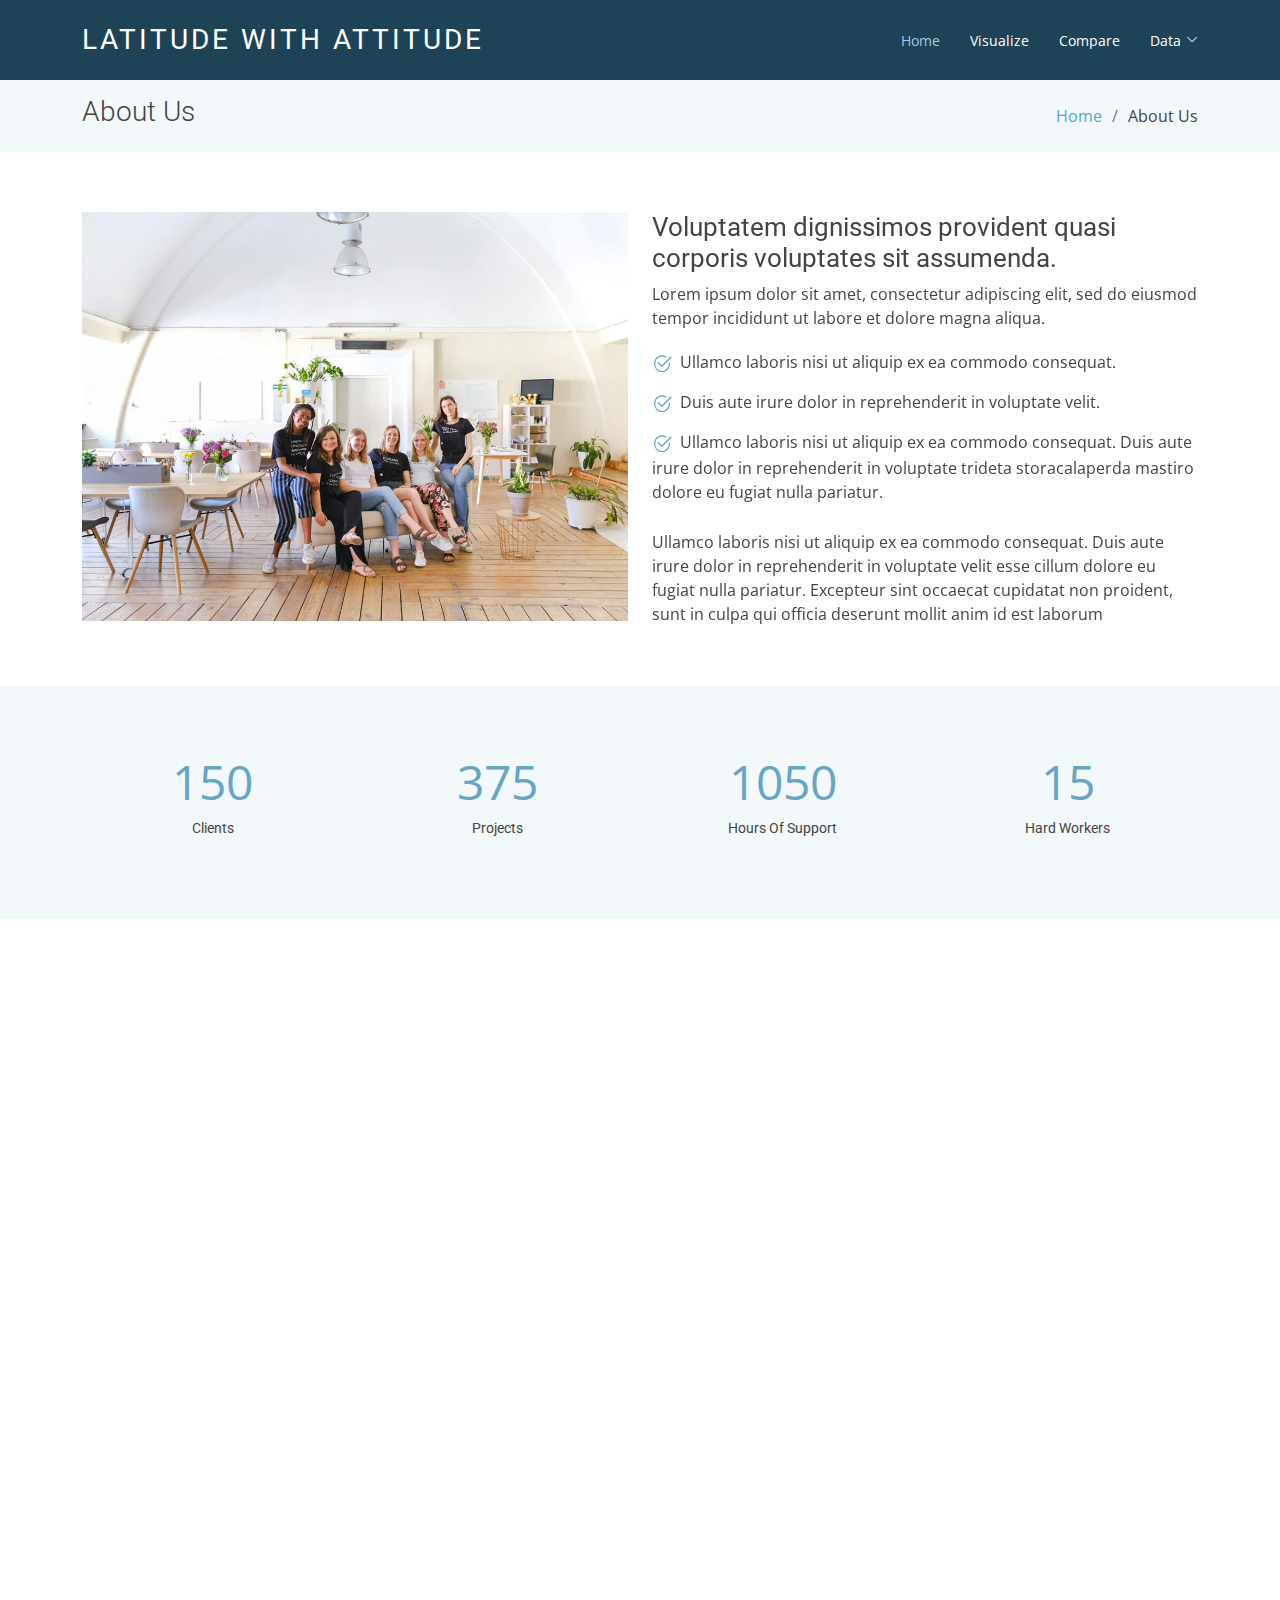
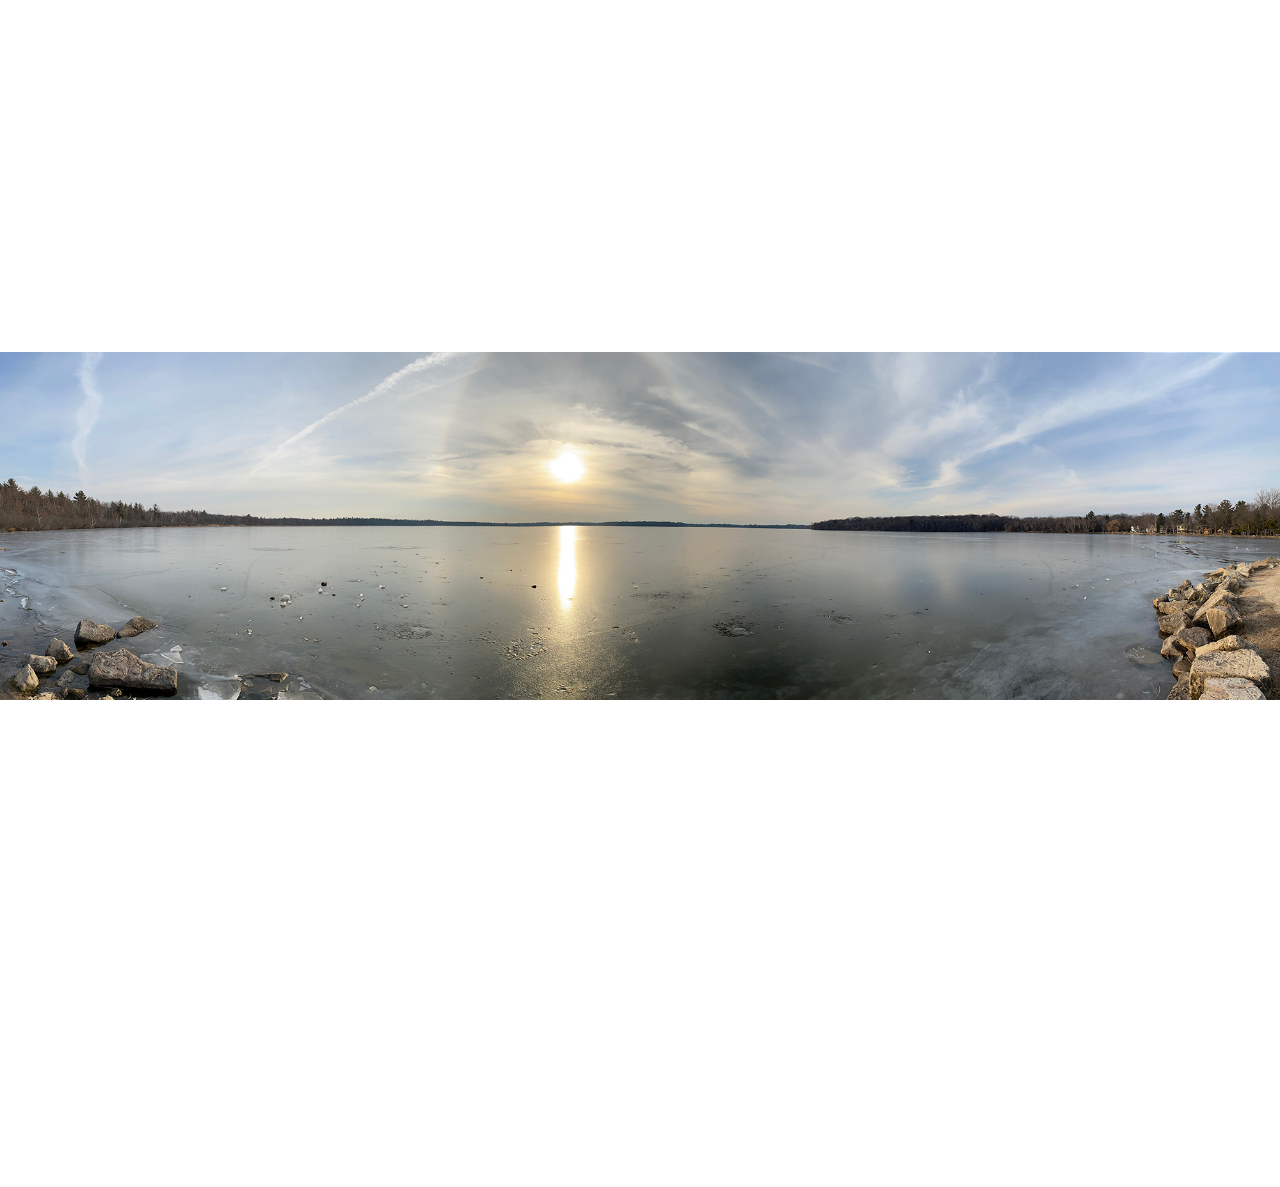
<file: visualize.html>
<!DOCTYPE html>
<html lang="en">

<head>
  <meta charset="utf-8">
  <meta content="width=device-width, initial-scale=1.0" name="viewport">

  <title>Kerry Harp, Web Visualization</title>
  <meta content="" name="description">
  <meta content="" name="keywords">

  <!-- Favicons -->
  <link href="assets/img/favicon.png" rel="icon">
  <link href="assets/img/apple-touch-icon.png" rel="apple-touch-icon">

  <!-- Google Fonts -->
  <link href="https://fonts.googleapis.com/css?family=Open+Sans:300,300i,400,400i,600,600i,700,700i|Roboto:300,300i,400,400i,500,500i,700,700i&display=swap" rel="stylesheet">

  <!-- Vendor CSS Files -->
  <link href="assets/vendor/animate.css/animate.min.css" rel="stylesheet">
  <link href="assets/vendor/aos/aos.css" rel="stylesheet">
  <link href="assets/vendor/bootstrap/css/bootstrap.min.css" rel="stylesheet">
  <link href="assets/vendor/bootstrap-icons/bootstrap-icons.css" rel="stylesheet">
  <link href="assets/vendor/boxicons/css/boxicons.min.css" rel="stylesheet">
  <link href="assets/vendor/glightbox/css/glightbox.min.css" rel="stylesheet">
  <link href="assets/vendor/swiper/swiper-bundle.min.css" rel="stylesheet">

  <!-- Template Main CSS File -->
  <link href="assets/css/style.css" rel="stylesheet">
  
</head>

<body>

  <!-- ======= Header ======= -->
  <header id="header" class="fixed-top d-flex align-items-center ">
    <div class="container d-flex justify-content-between align-items-center">

      <div class="logo">
        <h1 class="text-light"><a href="index.html"><span>Latitude with Attitude</span></a></h1>
        <!-- Uncomment below if you prefer to use an image logo -->
        <!-- <a href="index.html"><img src="assets/img/logo.png" alt="" class="img-fluid"></a>-->
      </div>

      <nav id="navbar" class="navbar">
        <ul>
          <li><a class="active " href="index.html">Home</a></li>
          <li><a href="visualize.html">Visualize</a></li>
         <!-- <li><a href="services.html">Services</a></li>-->
          <li><a href="compare.html">Compare</a></li>
         <!-- <li><a href="team.html">Team</a></li>
          <li><a href="blog.html">Blog</a></li>-->
          <li class="dropdown"><a href="#"><span>Data</span> <i class="bi bi-chevron-down"></i></a>
            <ul>
              <li><a href="#">Temperature</a></li>
              <!--<li class="dropdown"><a href="#"><span>Deep Drop Down</span> <i class="bi bi-chevron-right"></i></a>
                <ul>
                  <li><a href="#">Deep Drop Down 1</a></li>
                  <li><a href="#">Deep Drop Down 2</a></li>
                  <li><a href="#">Deep Drop Down 3</a></li>
                  <li><a href="#">Deep Drop Down 4</a></li>
                  <li><a href="#">Deep Drop Down 5</a></li>
                </ul>
              </li> -->
              <li><a href="#">Humidity</a></li>
              <li><a href="#">Cloud Cover</a></li>
              <li><a href="#">Wind Speed</a></li>
            </ul>
          </li>
         <!-- <li><a href="contact.html">Contact Us</a></li> -->
        </ul>
        <i class="bi bi-list mobile-nav-toggle"></i>
      </nav><!-- .navbar -->

    </div>
  </header><!-- End Header -->

  <main id="main">

    <!-- ======= About Us Section ======= -->
    <section class="breadcrumbs">
      <div class="container">

        <div class="d-flex justify-content-between align-items-center">
          <h2>About Us</h2>
          <ol>
            <li><a href="index.html">Home</a></li>
            <li>About Us</li>
          </ol>
        </div>

      </div>
    </section><!-- End About Us Section -->

    <!-- ======= About Section ======= -->
    <section class="about" data-aos="fade-up">
      <div class="container">

        <div class="row">
          <div class="col-lg-6">
            <img src="assets/img/about.jpg" class="img-fluid" alt="">
          </div>
          <div class="col-lg-6 pt-4 pt-lg-0">
            <h3>Voluptatem dignissimos provident quasi corporis voluptates sit assumenda.</h3>
            <p class="font-italic">
              Lorem ipsum dolor sit amet, consectetur adipiscing elit, sed do eiusmod tempor incididunt ut labore et dolore
              magna aliqua.
            </p>
            <ul>
              <li><i class="bi bi-check2-circle"></i> Ullamco laboris nisi ut aliquip ex ea commodo consequat.</li>
              <li><i class="bi bi-check2-circle"></i> Duis aute irure dolor in reprehenderit in voluptate velit.</li>
              <li><i class="bi bi-check2-circle"></i> Ullamco laboris nisi ut aliquip ex ea commodo consequat. Duis aute irure dolor in reprehenderit in voluptate trideta storacalaperda mastiro dolore eu fugiat nulla pariatur.</li>
            </ul>
            <p>
              Ullamco laboris nisi ut aliquip ex ea commodo consequat. Duis aute irure dolor in reprehenderit in voluptate
              velit esse cillum dolore eu fugiat nulla pariatur. Excepteur sint occaecat cupidatat non proident, sunt in
              culpa qui officia deserunt mollit anim id est laborum
            </p>
          </div>
        </div>

      </div>
    </section><!-- End About Section -->

    <!-- ======= Facts Section ======= -->
    <section class="facts section-bg" data-aos="fade-up">
      <div class="container">

        <div class="row counters">

          <div class="col-lg-3 col-6 text-center">
            <span data-purecounter-start="0" data-purecounter-end="232" data-purecounter-duration="1" class="purecounter"></span>
            <p>Clients</p>
          </div>

          <div class="col-lg-3 col-6 text-center">
            <span data-purecounter-start="0" data-purecounter-end="521" data-purecounter-duration="1" class="purecounter"></span>
            <p>Projects</p>
          </div>

          <div class="col-lg-3 col-6 text-center">
            <span data-purecounter-start="0" data-purecounter-end="1463" data-purecounter-duration="1" class="purecounter"></span>
            <p>Hours Of Support</p>
          </div>

          <div class="col-lg-3 col-6 text-center">
            <span data-purecounter-start="0" data-purecounter-end="15" data-purecounter-duration="1" class="purecounter"></span>
            <p>Hard Workers</p>
          </div>

        </div>

      </div>
    </section><!-- End Facts Section -->

    <!-- ======= Our Skills Section ======= -->
    <section class="skills" data-aos="fade-up">
      <div class="container">

        <div class="section-title">
          <h2>Our Skills</h2>
          <p>Magnam dolores commodi suscipit. Necessitatibus eius consequatur ex aliquid fuga eum quidem. Sit sint consectetur velit. Quisquam quos quisquam cupiditate. Et nemo qui impedit suscipit alias ea. Quia fugiat sit in iste officiis commodi quidem hic quas.</p>
        </div>

        <div class="skills-content">

          <div class="progress">
            <div class="progress-bar bg-success" role="progressbar" aria-valuenow="100" aria-valuemin="0" aria-valuemax="100">
              <span class="skill">HTML <i class="val">100%</i></span>
            </div>
          </div>

          <div class="progress">
            <div class="progress-bar bg-info" role="progressbar" aria-valuenow="90" aria-valuemin="0" aria-valuemax="100">
              <span class="skill">CSS <i class="val">90%</i></span>
            </div>
          </div>

          <div class="progress">
            <div class="progress-bar bg-warning" role="progressbar" aria-valuenow="75" aria-valuemin="0" aria-valuemax="100">
              <span class="skill">JavaScript <i class="val">75%</i></span>
            </div>
          </div>

          <div class="progress">
            <div class="progress-bar bg-danger" role="progressbar" aria-valuenow="55" aria-valuemin="0" aria-valuemax="100">
              <span class="skill">Photoshop <i class="val">55%</i></span>
            </div>
          </div>

        </div>

      </div>
    </section><!-- End Our Skills Section -->

    <!-- ======= Tetstimonials Section ======= -->
    <section class="testimonials" data-aos="fade-up">
      <div class="container">

        <div class="section-title">
          <h2>Tetstimonials</h2>
          <p>Magnam dolores commodi suscipit. Necessitatibus eius consequatur ex aliquid fuga eum quidem. Sit sint consectetur velit. Quisquam quos quisquam cupiditate. Et nemo qui impedit suscipit alias ea. Quia fugiat sit in iste officiis commodi quidem hic quas.</p>
        </div>

        <div class="testimonials-carousel swiper-container">
          <div class="swiper-wrapper">
            <div class="testimonial-item swiper-slide">
              <img src="assets/img/testimonials/testimonials-1.jpg" class="testimonial-img" alt="">
              <h3>Saul Goodman</h3>
              <h4>Ceo &amp; Founder</h4>
              <p>
                <i class="bx bxs-quote-alt-left quote-icon-left"></i>
                Proin iaculis purus consequat sem cure digni ssim donec porttitora entum suscipit rhoncus. Accusantium quam, ultricies eget id, aliquam eget nibh et. Maecen aliquam, risus at semper.
                <i class="bx bxs-quote-alt-right quote-icon-right"></i>
              </p>
            </div>

            <div class="testimonial-item swiper-slide">
              <img src="assets/img/testimonials/testimonials-2.jpg" class="testimonial-img" alt="">
              <h3>Sara Wilsson</h3>
              <h4>Designer</h4>
              <p>
                <i class="bx bxs-quote-alt-left quote-icon-left"></i>
                Export tempor illum tamen malis malis eram quae irure esse labore quem cillum quid cillum eram malis quorum velit fore eram velit sunt aliqua noster fugiat irure amet legam anim culpa.
                <i class="bx bxs-quote-alt-right quote-icon-right"></i>
              </p>
            </div>

            <div class="testimonial-item swiper-slide">
              <img src="assets/img/testimonials/testimonials-3.jpg" class="testimonial-img" alt="">
              <h3>Jena Karlis</h3>
              <h4>Store Owner</h4>
              <p>
                <i class="bx bxs-quote-alt-left quote-icon-left"></i>
                Enim nisi quem export duis labore cillum quae magna enim sint quorum nulla quem veniam duis minim tempor labore quem eram duis noster aute amet eram fore quis sint minim.
                <i class="bx bxs-quote-alt-right quote-icon-right"></i>
              </p>
            </div>

            <div class="testimonial-item swiper-slide">
              <img src="assets/img/testimonials/testimonials-4.jpg" class="testimonial-img" alt="">
              <h3>Matt Brandon</h3>
              <h4>Freelancer</h4>
              <p>
                <i class="bx bxs-quote-alt-left quote-icon-left"></i>
                Fugiat enim eram quae cillum dolore dolor amet nulla culpa multos export minim fugiat minim velit minim dolor enim duis veniam ipsum anim magna sunt elit fore quem dolore labore illum veniam.
                <i class="bx bxs-quote-alt-right quote-icon-right"></i>
              </p>
            </div>

            <div class="testimonial-item swiper-slide">
              <img src="assets/img/testimonials/testimonials-5.jpg" class="testimonial-img" alt="">
              <h3>John Larson</h3>
              <h4>Entrepreneur</h4>
              <p>
                <i class="bx bxs-quote-alt-left quote-icon-left"></i>
                Quis quorum aliqua sint quem legam fore sunt eram irure aliqua veniam tempor noster veniam enim culpa labore duis sunt culpa nulla illum cillum fugiat legam esse veniam culpa fore nisi cillum quid.
                <i class="bx bxs-quote-alt-right quote-icon-right"></i>
              </p>
            </div>
          </div>
          <div class="swiper-pagination"></div>
        </div>

      </div>
    </section><!-- End Ttstimonials Section -->

  </main><!-- End #main -->

        <div class="col-lg-12">
         <img   alt="linwood lake" src="assets/img/frozenlinwood.jpg" class="responsive">
         </div>

  <!-- ======= Footer ======= -->
  <footer id="footer" data-aos="fade-up" data-aos-easing="ease-in-out" data-aos-duration="500">

    <!--<div class="footer-newsletter">
      <div class="container">
        <div class="row">
          <div class="col-lg-6">
            <h4>Our Newsletter</h4>
            <p>Tamen quem nulla quae legam multos aute sint culpa legam noster magna</p>
          </div>
          <div class="col-lg-6">
            <form action="" method="post">
              <input type="email" name="email"><input type="submit" value="Subscribe">
            </form>
          </div>
        </div>
      </div>
    </div>-->

    <div class="footer-top">
      <div class="container">
        <div class="row">

          <div class="col-lg-3 col-md-6 footer-links">
            <h4>Useful Links</h4>
            <ul>
              <li><i class="bx bx-chevron-right"></i> <a href="index.html">Home</a></li>
              <li><i class="bx bx-chevron-right"></i> <a href="about.html">About</a></li>
              <li><i class="bx bx-chevron-right"></i> <a href="visualize.html">Visualize</a></li>
              <li><i class="bx bx-chevron-right"></i> <a href="compare.html">Compare</a></li>
              <!--<li><i class="bx bx-chevron-right"></i> <a href="#">Privacy policy</a></li>-->
            </ul>
          </div>

          <div class="col-lg-3 col-md-6 footer-links">
           <!-- <h4>Our Services</h4>
            <ul>
              <li><i class="bx bx-chevron-right"></i> <a href="#">Web Design</a></li>
              <li><i class="bx bx-chevron-right"></i> <a href="#">Web Development</a></li>
              <li><i class="bx bx-chevron-right"></i> <a href="#">Product Management</a></li>
              <li><i class="bx bx-chevron-right"></i> <a href="#">Marketing</a></li>
              <li><i class="bx bx-chevron-right"></i> <a href="#">Graphic Design</a></li>
            </ul>-->
          </div>

          <div class="col-lg-3 col-md-6 footer-contact">
           <!-- <h4>Contact Us</h4>
            <p>
              Minnesota: Minneapolis / St. Paul metropolitan area <br><br>
              <strong>Phone:</strong> +1 651.283.8601<br>
              <strong>Email:</strong> kharp@umn.edu<br>
            </p>-->

          </div>

          <div class="col-lg-3 col-md-6 footer-info">
            <h3>About Harp Design, Inc.</h3>
            <p>Visualizing sustainability. Harp Design provides consulting services in the areas of sustainability and energy-efficiency.</p>
            <div class="social-links mt-3">
              <a href="https://www.linkedin.com/in/kerryhaglund/" class="linkedin"><i class="bx bxl-linkedin"></i></a>
             <a href="https://twitter.com/design_harp" class="twitter"><i class="bx bxl-twitter"></i></a>
              <a href="https://www.facebook.com/HarpDesignInc" class="facebook"><i class="bx bxl-facebook"></i></a>
              <a href="https://www.instagram.com/harpdesigninc/" class="instagram"><i class="bx bxl-instagram"></i></a>
            </div>
          </div>


        </div>
      </div>
    </div>

    <div class="container">
      <div class="copyright">
        &copy; Copyright <strong><span>Harp Design, Inc.</span></strong>. All Rights Reserved
      </div>
    </div>
  </footer><!-- End Footer -->

  <a href="#" class="back-to-top d-flex align-items-center justify-content-center"><i class="bi bi-arrow-up-short"></i></a>

  <!-- Vendor JS Files -->
  <script src="assets/vendor/aos/aos.js"></script>
  <script src="assets/vendor/bootstrap/js/bootstrap.bundle.min.js"></script>
  <script src="assets/vendor/glightbox/js/glightbox.min.js"></script>
  <script src="assets/vendor/isotope-layout/isotope.pkgd.min.js"></script>
  <script src="assets/vendor/php-email-form/validate.js"></script>
  <script src="assets/vendor/purecounter/purecounter.js"></script>
  <script src="assets/vendor/swiper/swiper-bundle.min.js"></script>
  <script src="assets/vendor/waypoints/noframework.waypoints.js"></script>

  <!-- Template Main JS File -->
  <script src="assets/js/main.js"></script>

</body>

</html>
</file>
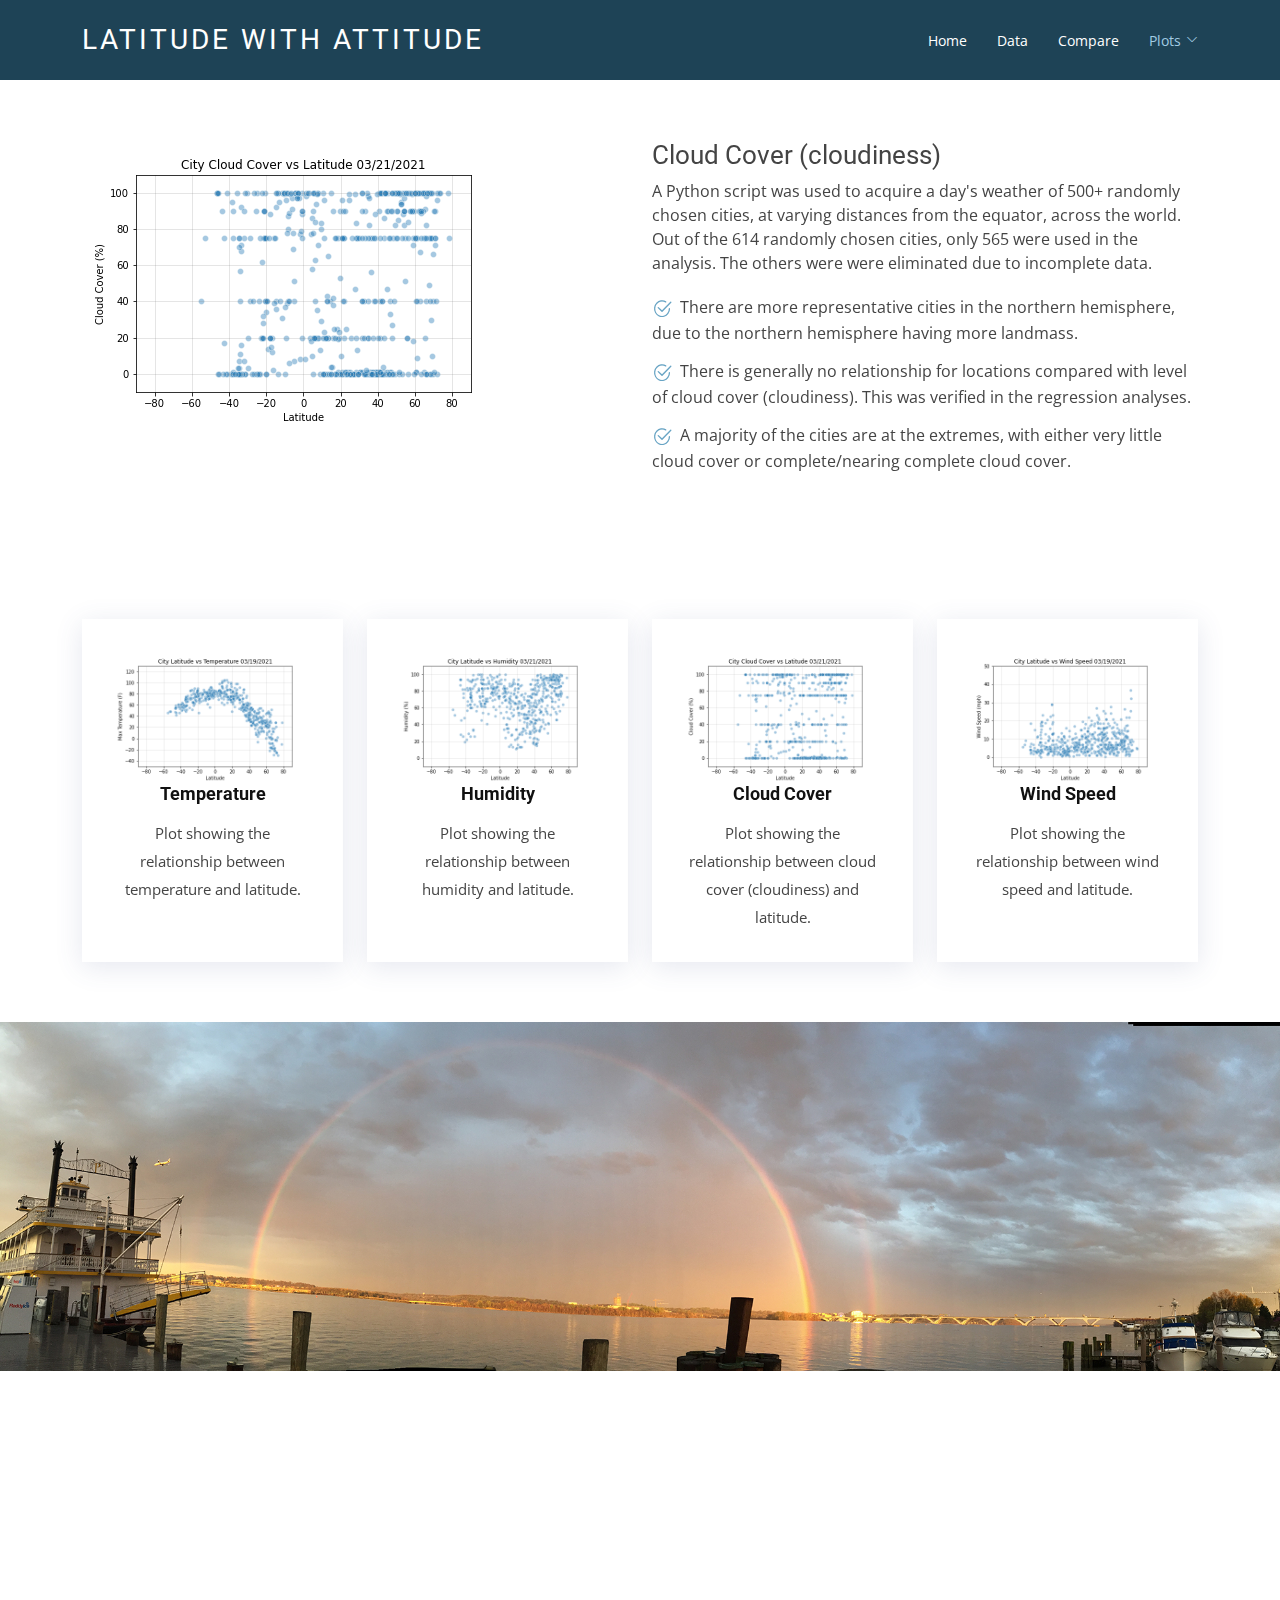
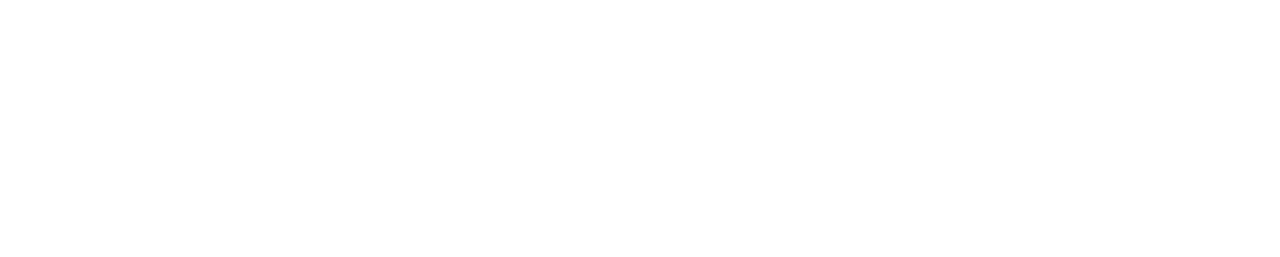
<file: visualization/cloudcover.html>
<!DOCTYPE html>
<html lang="en">

<head>
  <meta charset="utf-8">
  <meta content="width=device-width, initial-scale=1.0" name="viewport">

  <title>Kerry Harp, Web Visualization</title>
  <meta content="" name="description">
  <meta content="" name="keywords">

  <!-- Favicons -->
  <link href="../assets/img/favicon.png" rel="icon">
  <link href="../assets/img/apple-touch-icon.png" rel="apple-touch-icon">

  <!-- Google Fonts -->
  <link href="https://fonts.googleapis.com/css?family=Open+Sans:300,300i,400,400i,600,600i,700,700i|Roboto:300,300i,400,400i,500,500i,700,700i&display=swap" rel="stylesheet">

  <!-- Vendor CSS Files -->
  <link href="../assets/vendor/animate.css/animate.min.css" rel="stylesheet">
  <link href="../assets/vendor/aos/aos.css" rel="stylesheet">
  <link href="../assets/vendor/bootstrap/css/bootstrap.min.css" rel="stylesheet">
  <link href="../assets/vendor/bootstrap-icons/bootstrap-icons.css" rel="stylesheet">
  <link href="../assets/vendor/boxicons/css/boxicons.min.css" rel="stylesheet">
  <link href="../assets/vendor/glightbox/css/glightbox.min.css" rel="stylesheet">
  <link href="../assets/vendor/swiper/swiper-bundle.min.css" rel="stylesheet">

  <!-- Template Main CSS File -->
  <link href="../assets/css/style.css" rel="stylesheet">
  
</head>

<body>

  <!-- ======= Header ======= -->
  <header id="header" class="fixed-top d-flex align-items-center ">
    <div class="container d-flex justify-content-between align-items-center">

      <div class="logo">
        <h1 class="text-light"><a href="../index.html"><span>Latitude with Attitude</span></a></h1>
        <!-- Uncomment below if you prefer to use an image logo -->
        <!-- <a href="index.html"><img src="assets/img/logo.png" alt="" class="img-fluid"></a>-->
      </div>

      <nav id="navbar" class="navbar">
        <ul>
          <li><a href="../index.html">Home</a></li>
          <li><a href="../data.html">Data</a></li>
         <!-- <li><a href="services.html">Services</a></li>-->
          <li><a href="../compare.html">Compare</a></li>
         <!-- <li><a href="team.html">Team</a></li>
          <li><a href="blog.html">Blog</a></li>-->
          <li class="dropdown"><a href="#"   class="active"><span>Plots</span> <i class="bi bi-chevron-down"></i></a>
            <ul>
              <li><a href="temperature.html">Temperature</a></li>
              <!--<li class="dropdown"><a href="#"><span>Deep Drop Down</span> <i class="bi bi-chevron-right"></i></a>
                <ul>
                  <li><a href="#">Deep Drop Down 1</a></li>
                  <li><a href="#">Deep Drop Down 2</a></li>
                  <li><a href="#">Deep Drop Down 3</a></li>
                  <li><a href="#">Deep Drop Down 4</a></li>
                  <li><a href="#">Deep Drop Down 5</a></li>
                </ul>
              </li> -->
              <li><a href="humidity.html">Humidity</a></li>
              <li><a href="cloudcover.html">Cloud Cover</a></li>
              <li><a href="windspeed.html">Wind Speed</a></li>
            </ul>
          </li>
         <!-- <li><a href="contact.html">Contact Us</a></li> -->
        </ul>
        <i class="bi bi-list mobile-nav-toggle"></i>
      </nav><!-- .navbar -->

    </div>
  </header><!-- End Header -->

  <main id="main">


    <!-- ======= About Section ======= -->
    <section class="about" data-aos="fade-up">
      <div class="container">

        <div class="row">
          <div class="col-lg-6">
            <img src="../assets/img/LatCloud.png" class="img-fluid" alt="cloud cover">
          </div>
          <div class="col-lg-6 pt-4 pt-lg-0">
            <h3>Cloud Cover (cloudiness)</h3>
            <p class="font-italic">
            A Python script was used to acquire a day's weather of 500+
            randomly chosen cities, at varying
            distances from the equator, across the world. Out of the 614 randomly chosen
            cities, only 565 were used in the analysis. The others were
            were eliminated due to incomplete data. 
            </p>
            <ul>
              <li><i class="bi bi-check2-circle"></i> There are more representative cities in the northern hemisphere, due to the northern hemisphere having more landmass.</li>
              <li><i class="bi bi-check2-circle"></i> There is generally no relationship for locations compared with level of cloud cover (cloudiness). This was verified in the regression analyses.</li>
            <li><i class="bi bi-check2-circle"></i>  A majority of the cities are at the extremes, with either very little cloud cover or complete/nearing complete cloud cover.</li>
            </ul>
          </div>
        </div>

      </div>
    </section><!-- End About Section -->

    
    <!-- ======= Services Section ======= -->
    <section class="services">
      <div class="container">

        <div class="row">
          <div class="col-md-6 col-lg-3 d-flex align-items-stretch" data-aos="fade-up">
            <div class="icon-box icon-box-pink">
              <!-- <div class="icon"><i class="bx bxl-dribbble"></i></div>-->
             <a href="temperature.html"><img alt="temperature" src="../assets/img/LatTemp.png" class="img-fluid"></a>
              <h4 class="title"><a href="temperature.html">Temperature</a></h4>
              <p class="description">Plot showing the relationship between temperature and latitude. </p>
            </div>
          </div>

          <div class="col-md-6 col-lg-3 d-flex align-items-stretch" data-aos="fade-up" data-aos-delay="100">
            <div class="icon-box icon-box-cyan">
              <!-- <div class="icon"><i class="bx bx-file"></i></div> -->
             <a href="humidity.html"><img alt="humidity" src="../assets/img/LatHum.png" class="img-fluid"></a>
              <h4 class="title"><a href="humidity.html">Humidity</a></h4>
              <p class="description">Plot showing the relationship between humidity and latitude. </p>
            </div>
          </div>

          <div class="col-md-6 col-lg-3 d-flex align-items-stretch" data-aos="fade-up" data-aos-delay="100">
            <div class="icon-box icon-box-green">
             <!--  <div class="icon"><i class="bx bx-tachometer"></i></div> -->
              <a href="cloudcover.html"><img alt="cloudiness" src="../assets/img/LatCloud.png" class="img-fluid"></a>
              <h4 class="title"><a href="cloudcover.html">Cloud Cover</a></h4>
              <p class="description">Plot showing the relationship between cloud cover (cloudiness) and latitude. </p>
            </div>
          </div>

          <div class="col-md-6 col-lg-3 d-flex align-items-stretch" data-aos="fade-up" data-aos-delay="100">
            <div class="icon-box icon-box-blue">
             <!-- <div class="icon"><i class="bx bx-world"></i></div>-->
              <a href="windspeed.html"><img alt="wind speed" src="../assets/img/LatWind.png" class="img-fluid"></a>
              <h4 class="title"><a href="windspeed.html">Wind Speed</a></h4>
              <p class="description">Plot showing the relationship between wind speed and latitude. </p>
            </div>
          </div>

        </div>

      </div>
    </section><!-- End Services Section -->

  </main><!-- End #main -->

        <div class="col-lg-12">
         <img alt="annapolis" src="../assets/img/annapolis.jpg" class="img-fluid">
         </div>

  <!-- ======= Footer ======= -->
  <footer id="footer" data-aos="fade-up" data-aos-easing="ease-in-out" data-aos-duration="500">

    <!--<div class="footer-newsletter">
      <div class="container">
        <div class="row">
          <div class="col-lg-6">
            <h4>Our Newsletter</h4>
            <p>Tamen quem nulla quae legam multos aute sint culpa legam noster magna</p>
          </div>
          <div class="col-lg-6">
            <form action="" method="post">
              <input type="email" name="email"><input type="submit" value="Subscribe">
            </form>
          </div>
        </div>
      </div>
    </div>-->

    <div class="footer-top">
      <div class="container">
        <div class="row">

          <div class="col-lg-3 col-md-6 footer-links">
            <h4>Site Pages</h4>
            <ul>
              <li><i class="bx bx-chevron-right"></i> <a href="../index.html">Home</a></li>
              <li><i class="bx bx-chevron-right"></i> <a href="../about.html">About</a></li>
              <li><i class="bx bx-chevron-right"></i> <a href="../data.html">Data</a></li>
              <li><i class="bx bx-chevron-right"></i> <a href="../compare.html">Compare</a></li>
              <!--<li><i class="bx bx-chevron-right"></i> <a href="#">Privacy policy</a></li>-->
            </ul>
          </div>

          <div class="col-lg-3 col-md-6 footer-links">
           <!-- <h4>Our Services</h4>
            <ul>
              <li><i class="bx bx-chevron-right"></i> <a href="#">Web Design</a></li>
              <li><i class="bx bx-chevron-right"></i> <a href="#">Web Development</a></li>
              <li><i class="bx bx-chevron-right"></i> <a href="#">Product Management</a></li>
              <li><i class="bx bx-chevron-right"></i> <a href="#">Marketing</a></li>
              <li><i class="bx bx-chevron-right"></i> <a href="#">Graphic Design</a></li>
            </ul>-->
          </div>

          <div class="col-lg-3 col-md-6 footer-contact">
           <!-- <h4>Contact Us</h4>
            <p>
              Minnesota: Minneapolis / St. Paul metropolitan area <br><br>
              <strong>Phone:</strong> +1 651.283.8601<br>
              <strong>Email:</strong> kharp@umn.edu<br>
            </p>-->
          </div>

          <div class="col-lg-3 col-md-6 footer-info">
            <h2>Harp Design, Inc.</h2>
            <h3>Visualizing Sustainability</h3>
            <div class="social-links mt-3">
             <a href="https://github.com/klharp" class="github" target="_blank"><i class="bx bxl-github"></i></a>
             <a href="https://www.linkedin.com/in/kerryhaglund/" class="linkedin" target="_blank"><i class="bx bxl-linkedin"></i></a>
             <a href="https://twitter.com/design_harp" class="twitter" target="_blank"><i class="bx bxl-twitter"></i></a>
              <a href="https://www.facebook.com/HarpDesignInc" class="facebook" target="_blank"><i class="bx bxl-facebook"></i></a>
              <a href="https://www.instagram.com/harpdesigninc/" class="instagram" target="_blank"><i class="bx bxl-instagram"></i></a>
            </div>
          </div>


        </div>
      </div>
    </div>

    <div class="container">
      <div class="copyright">
       &copy; 2021 <strong><span>Harp Design, Inc.</span></strong> All Rights Reserved
      </div>
    </div>
  </footer><!-- End Footer -->

  <a href="#" class="back-to-top d-flex align-items-center justify-content-center"><i class="bi bi-arrow-up-short"></i></a>

  <!-- Vendor JS Files -->
  <script src="../assets/vendor/aos/aos.js"></script>
  <script src="../assets/vendor/bootstrap/js/bootstrap.bundle.min.js"></script>
  <script src="../assets/vendor/glightbox/js/glightbox.min.js"></script>
  <script src="../assets/vendor/isotope-layout/isotope.pkgd.min.js"></script>
  <script src="../assets/vendor/php-email-form/validate.js"></script>
  <script src="../assets/vendor/purecounter/purecounter.js"></script>
  <script src="../assets/vendor/swiper/swiper-bundle.min.js"></script>
  <script src="../assets/vendor/waypoints/noframework.waypoints.js"></script>

  <!-- Template Main JS File -->
  <script src="../assets/js/main.js"></script>

</body>

</html>
</file>
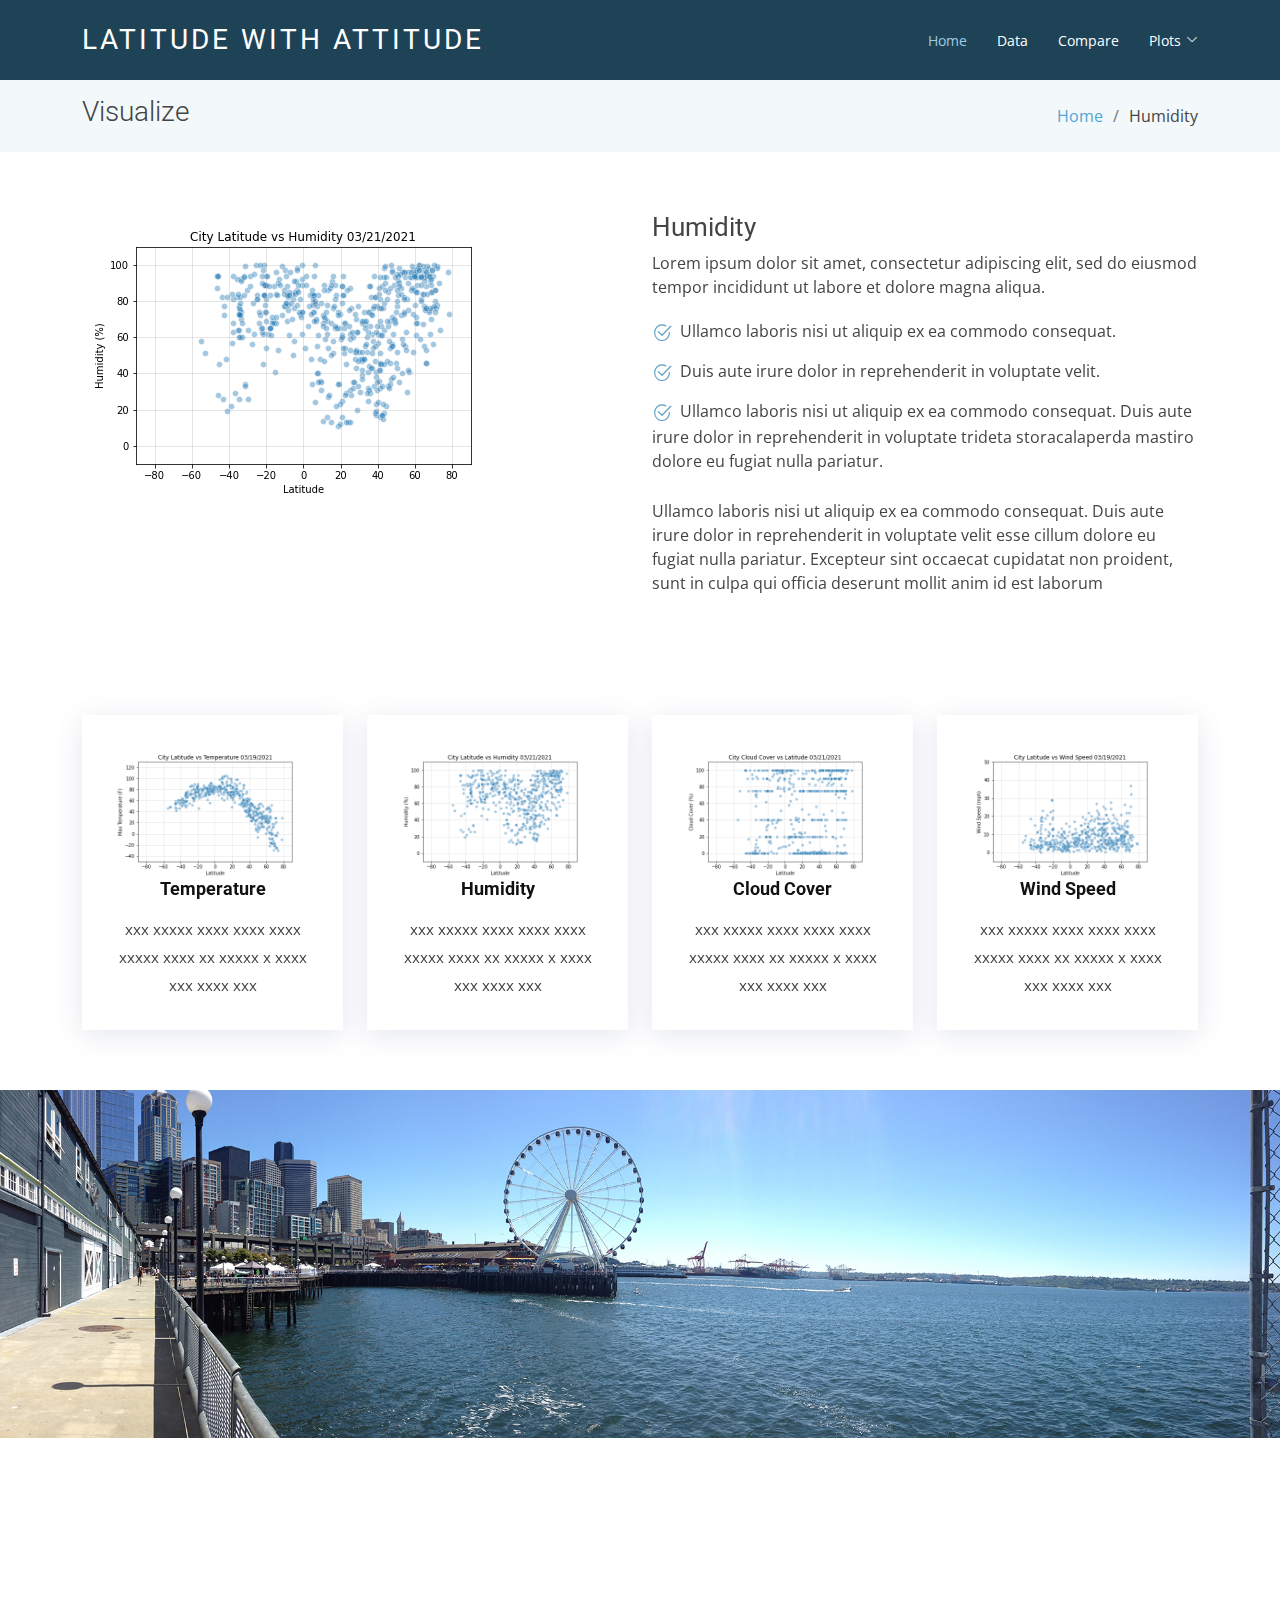
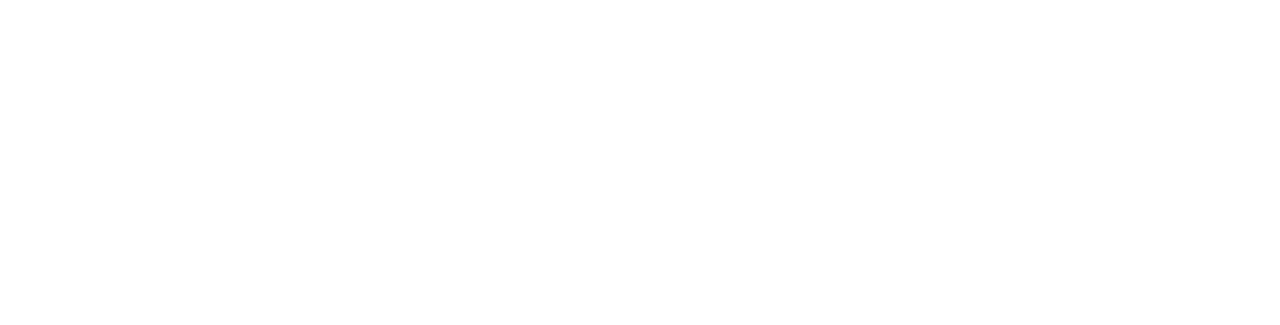
<file: visualization/humidity.html>
<!DOCTYPE html>
<html lang="en">

<head>
  <meta charset="utf-8">
  <meta content="width=device-width, initial-scale=1.0" name="viewport">

  <title>Kerry Harp, Web Visualization</title>
  <meta content="" name="description">
  <meta content="" name="keywords">

  <!-- Favicons -->
  <link href="../assets/img/favicon.png" rel="icon">
  <link href="../assets/img/apple-touch-icon.png" rel="apple-touch-icon">

  <!-- Google Fonts -->
  <link href="https://fonts.googleapis.com/css?family=Open+Sans:300,300i,400,400i,600,600i,700,700i|Roboto:300,300i,400,400i,500,500i,700,700i&display=swap" rel="stylesheet">

  <!-- Vendor CSS Files -->
  <link href="../assets/vendor/animate.css/animate.min.css" rel="stylesheet">
  <link href="../assets/vendor/aos/aos.css" rel="stylesheet">
  <link href="../assets/vendor/bootstrap/css/bootstrap.min.css" rel="stylesheet">
  <link href="../assets/vendor/bootstrap-icons/bootstrap-icons.css" rel="stylesheet">
  <link href="../assets/vendor/boxicons/css/boxicons.min.css" rel="stylesheet">
  <link href="../assets/vendor/glightbox/css/glightbox.min.css" rel="stylesheet">
  <link href="../assets/vendor/swiper/swiper-bundle.min.css" rel="stylesheet">

  <!-- Template Main CSS File -->
  <link href="../assets/css/style.css" rel="stylesheet">
  
</head>

<body>

  <!-- ======= Header ======= -->
  <header id="header" class="fixed-top d-flex align-items-center ">
    <div class="container d-flex justify-content-between align-items-center">

      <div class="logo">
        <h1 class="text-light"><a href="../index.html"><span>Latitude with Attitude</span></a></h1>
        <!-- Uncomment below if you prefer to use an image logo -->
        <!-- <a href="index.html"><img src="assets/img/logo.png" alt="" class="img-fluid"></a>-->
      </div>

      <nav id="navbar" class="navbar">
        <ul>
          <li><a class="active " href="../index.html">Home</a></li>
          <li><a href="../data.html">Data</a></li>
         <!-- <li><a href="services.html">Services</a></li>-->
          <li><a href="../compare.html">Compare</a></li>
         <!-- <li><a href="team.html">Team</a></li>
          <li><a href="blog.html">Blog</a></li>-->
          <li class="dropdown"><a href="#"><span>Plots</span> <i class="bi bi-chevron-down"></i></a>
            <ul>
              <li><a href="temperature.html">Temperature</a></li>
              <!--<li class="dropdown"><a href="#"><span>Deep Drop Down</span> <i class="bi bi-chevron-right"></i></a>
                <ul>
                  <li><a href="#">Deep Drop Down 1</a></li>
                  <li><a href="#">Deep Drop Down 2</a></li>
                  <li><a href="#">Deep Drop Down 3</a></li>
                  <li><a href="#">Deep Drop Down 4</a></li>
                  <li><a href="#">Deep Drop Down 5</a></li>
                </ul>
              </li> -->
              <li><a href="humidity.html">Humidity</a></li>
              <li><a href="cloudcover.html">Cloud Cover</a></li>
              <li><a href="windspeed.html">Wind Speed</a></li>
            </ul>
          </li>
         <!-- <li><a href="contact.html">Contact Us</a></li> -->
        </ul>
        <i class="bi bi-list mobile-nav-toggle"></i>
      </nav><!-- .navbar -->

    </div>
  </header><!-- End Header -->

  <main id="main">

    <!-- ======= About Us Section ======= -->
    <section class="breadcrumbs">
      <div class="container">

        <div class="d-flex justify-content-between align-items-center">
          <h2>Visualize</h2>
          <ol>
            <li><a href="../index.html">Home</a></li>
            <li>Humidity</li>
          </ol>
        </div>

      </div>
    </section><!-- End About Us Section -->

    <!-- ======= About Section ======= -->
    <section class="about" data-aos="fade-up">
      <div class="container">

        <div class="row">
          <div class="col-lg-6">
            <img src="../assets/img/LatHum.png" class="img-fluid" alt="humidity">
          </div>
          <div class="col-lg-6 pt-4 pt-lg-0">
            <h3>Humidity</h3>
            <p class="font-italic">
              Lorem ipsum dolor sit amet, consectetur adipiscing elit, sed do eiusmod tempor incididunt ut labore et dolore
              magna aliqua.
            </p>
            <ul>
              <li><i class="bi bi-check2-circle"></i> Ullamco laboris nisi ut aliquip ex ea commodo consequat.</li>
              <li><i class="bi bi-check2-circle"></i> Duis aute irure dolor in reprehenderit in voluptate velit.</li>
              <li><i class="bi bi-check2-circle"></i> Ullamco laboris nisi ut aliquip ex ea commodo consequat. Duis aute irure dolor in reprehenderit in voluptate trideta storacalaperda mastiro dolore eu fugiat nulla pariatur.</li>
            </ul>
            <p>
              Ullamco laboris nisi ut aliquip ex ea commodo consequat. Duis aute irure dolor in reprehenderit in voluptate
              velit esse cillum dolore eu fugiat nulla pariatur. Excepteur sint occaecat cupidatat non proident, sunt in
              culpa qui officia deserunt mollit anim id est laborum
            </p>
          </div>
        </div>

      </div>
    </section><!-- End About Section -->

    
    <!-- ======= Services Section ======= -->
    <section class="services">
      <div class="container">

        <div class="row">
          <div class="col-md-6 col-lg-3 d-flex align-items-stretch" data-aos="fade-up">
            <div class="icon-box icon-box-pink">
              <!-- <div class="icon"><i class="bx bxl-dribbble"></i></div>-->
             <a href="temperature.html"><img alt="temperature" src="../assets/img/LatTemp.png" class="img-fluid"></a>
              <h4 class="title"><a href="">Temperature</a></h4>
              <p class="description">xxx xxxxx xxxx xxxx xxxx xxxxx xxxx xx xxxxx x xxxx xxx xxxx xxx </p>
            </div>
          </div>

          <div class="col-md-6 col-lg-3 d-flex align-items-stretch" data-aos="fade-up" data-aos-delay="100">
            <div class="icon-box icon-box-cyan">
              <!-- <div class="icon"><i class="bx bx-file"></i></div> -->
             <a href="humidity.html"><img alt="humidity" src="../assets/img/LatHum.png" class="img-fluid"></a>
              <h4 class="title"><a href="">Humidity</a></h4>
              <p class="description">xxx xxxxx xxxx xxxx xxxx xxxxx xxxx xx xxxxx x xxxx xxx xxxx xxx </p>
            </div>
          </div>

          <div class="col-md-6 col-lg-3 d-flex align-items-stretch" data-aos="fade-up" data-aos-delay="100">
            <div class="icon-box icon-box-green">
             <!--  <div class="icon"><i class="bx bx-tachometer"></i></div> -->
              <a href="cloudcover.html"><img alt="cloudiness" src="../assets/img/LatCloud.png" class="img-fluid"></a>
              <h4 class="title"><a href="">Cloud Cover</a></h4>
              <p class="description">xxx xxxxx xxxx xxxx xxxx xxxxx xxxx xx xxxxx x xxxx xxx xxxx xxx </p>
            </div>
          </div>

          <div class="col-md-6 col-lg-3 d-flex align-items-stretch" data-aos="fade-up" data-aos-delay="100">
            <div class="icon-box icon-box-blue">
             <!-- <div class="icon"><i class="bx bx-world"></i></div>-->
              <a href="windspeed.html"><img alt="wind speed" src="../assets/img/LatWind.png" class="img-fluid"></a>
              <h4 class="title"><a href="">Wind Speed</a></h4>
              <p class="description">xxx xxxxx xxxx xxxx xxxx xxxxx xxxx xx xxxxx x xxxx xxx xxxx xxx </p>
            </div>
          </div>

        </div>

      </div>
    </section><!-- End Services Section -->

  </main><!-- End #main -->

        <div class="col-lg-12">
         <img alt="seattle" src="../assets/img/seattle.jpg" class="img-fluid">
         </div>

  <!-- ======= Footer ======= -->
  <footer id="footer" data-aos="fade-up" data-aos-easing="ease-in-out" data-aos-duration="500">

    <!--<div class="footer-newsletter">
      <div class="container">
        <div class="row">
          <div class="col-lg-6">
            <h4>Our Newsletter</h4>
            <p>Tamen quem nulla quae legam multos aute sint culpa legam noster magna</p>
          </div>
          <div class="col-lg-6">
            <form action="" method="post">
              <input type="email" name="email"><input type="submit" value="Subscribe">
            </form>
          </div>
        </div>
      </div>
    </div>-->

    <div class="footer-top">
      <div class="container">
        <div class="row">

          <div class="col-lg-3 col-md-6 footer-links">
            <h4>Useful Links</h4>
            <ul>
              <li><i class="bx bx-chevron-right"></i> <a href="index.html">Home</a></li>
              <li><i class="bx bx-chevron-right"></i> <a href="about.html">About</a></li>
              <li><i class="bx bx-chevron-right"></i> <a href="visualize.html">Visualize</a></li>
              <li><i class="bx bx-chevron-right"></i> <a href="compare.html">Compare</a></li>
              <!--<li><i class="bx bx-chevron-right"></i> <a href="#">Privacy policy</a></li>-->
            </ul>
          </div>

          <div class="col-lg-3 col-md-6 footer-links">
           <!-- <h4>Our Services</h4>
            <ul>
              <li><i class="bx bx-chevron-right"></i> <a href="#">Web Design</a></li>
              <li><i class="bx bx-chevron-right"></i> <a href="#">Web Development</a></li>
              <li><i class="bx bx-chevron-right"></i> <a href="#">Product Management</a></li>
              <li><i class="bx bx-chevron-right"></i> <a href="#">Marketing</a></li>
              <li><i class="bx bx-chevron-right"></i> <a href="#">Graphic Design</a></li>
            </ul>-->
          </div>

          <div class="col-lg-3 col-md-6 footer-contact">
           <!-- <h4>Contact Us</h4>
            <p>
              Minnesota: Minneapolis / St. Paul metropolitan area <br><br>
              <strong>Phone:</strong> +1 651.283.8601<br>
              <strong>Email:</strong> kharp@umn.edu<br>
            </p>-->

          </div>

          <div class="col-lg-3 col-md-6 footer-info">
            <h3>About Harp Design, Inc.</h3>
            <p>Visualizing sustainability. Harp Design provides consulting services in the areas of sustainability and energy-efficiency.</p>
            <div class="social-links mt-3">
             <a href="https://github.com/klharp" class="github" target="_blank"><i class="bx bxl-github"></i></a>
             <a href="https://www.linkedin.com/in/kerryhaglund/" class="linkedin" target="_blank"><i class="bx bxl-linkedin"></i></a>
             <a href="https://twitter.com/design_harp" class="twitter" target="_blank"><i class="bx bxl-twitter"></i></a>
              <a href="https://www.facebook.com/HarpDesignInc" class="facebook" target="_blank"><i class="bx bxl-facebook"></i></a>
              <a href="https://www.instagram.com/harpdesigninc/" class="instagram" target="_blank"><i class="bx bxl-instagram"></i></a>
            </div>
          </div>


        </div>
      </div>
    </div>

    <div class="container">
      <div class="copyright">
        &copy; Copyright <strong><span>Harp Design, Inc.</span></strong>. All Rights Reserved
      </div>
    </div>
  </footer><!-- End Footer -->

  <a href="#" class="back-to-top d-flex align-items-center justify-content-center"><i class="bi bi-arrow-up-short"></i></a>

  <!-- Vendor JS Files -->
  <script src="../assets/vendor/aos/aos.js"></script>
  <script src="../assets/vendor/bootstrap/js/bootstrap.bundle.min.js"></script>
  <script src="../assets/vendor/glightbox/js/glightbox.min.js"></script>
  <script src="../assets/vendor/isotope-layout/isotope.pkgd.min.js"></script>
  <script src="../assets/vendor/php-email-form/validate.js"></script>
  <script src="../assets/vendor/purecounter/purecounter.js"></script>
  <script src="../assets/vendor/swiper/swiper-bundle.min.js"></script>
  <script src="../assets/vendor/waypoints/noframework.waypoints.js"></script>

  <!-- Template Main JS File -->
  <script src="../assets/js/main.js"></script>

</body>

</html>
</file>
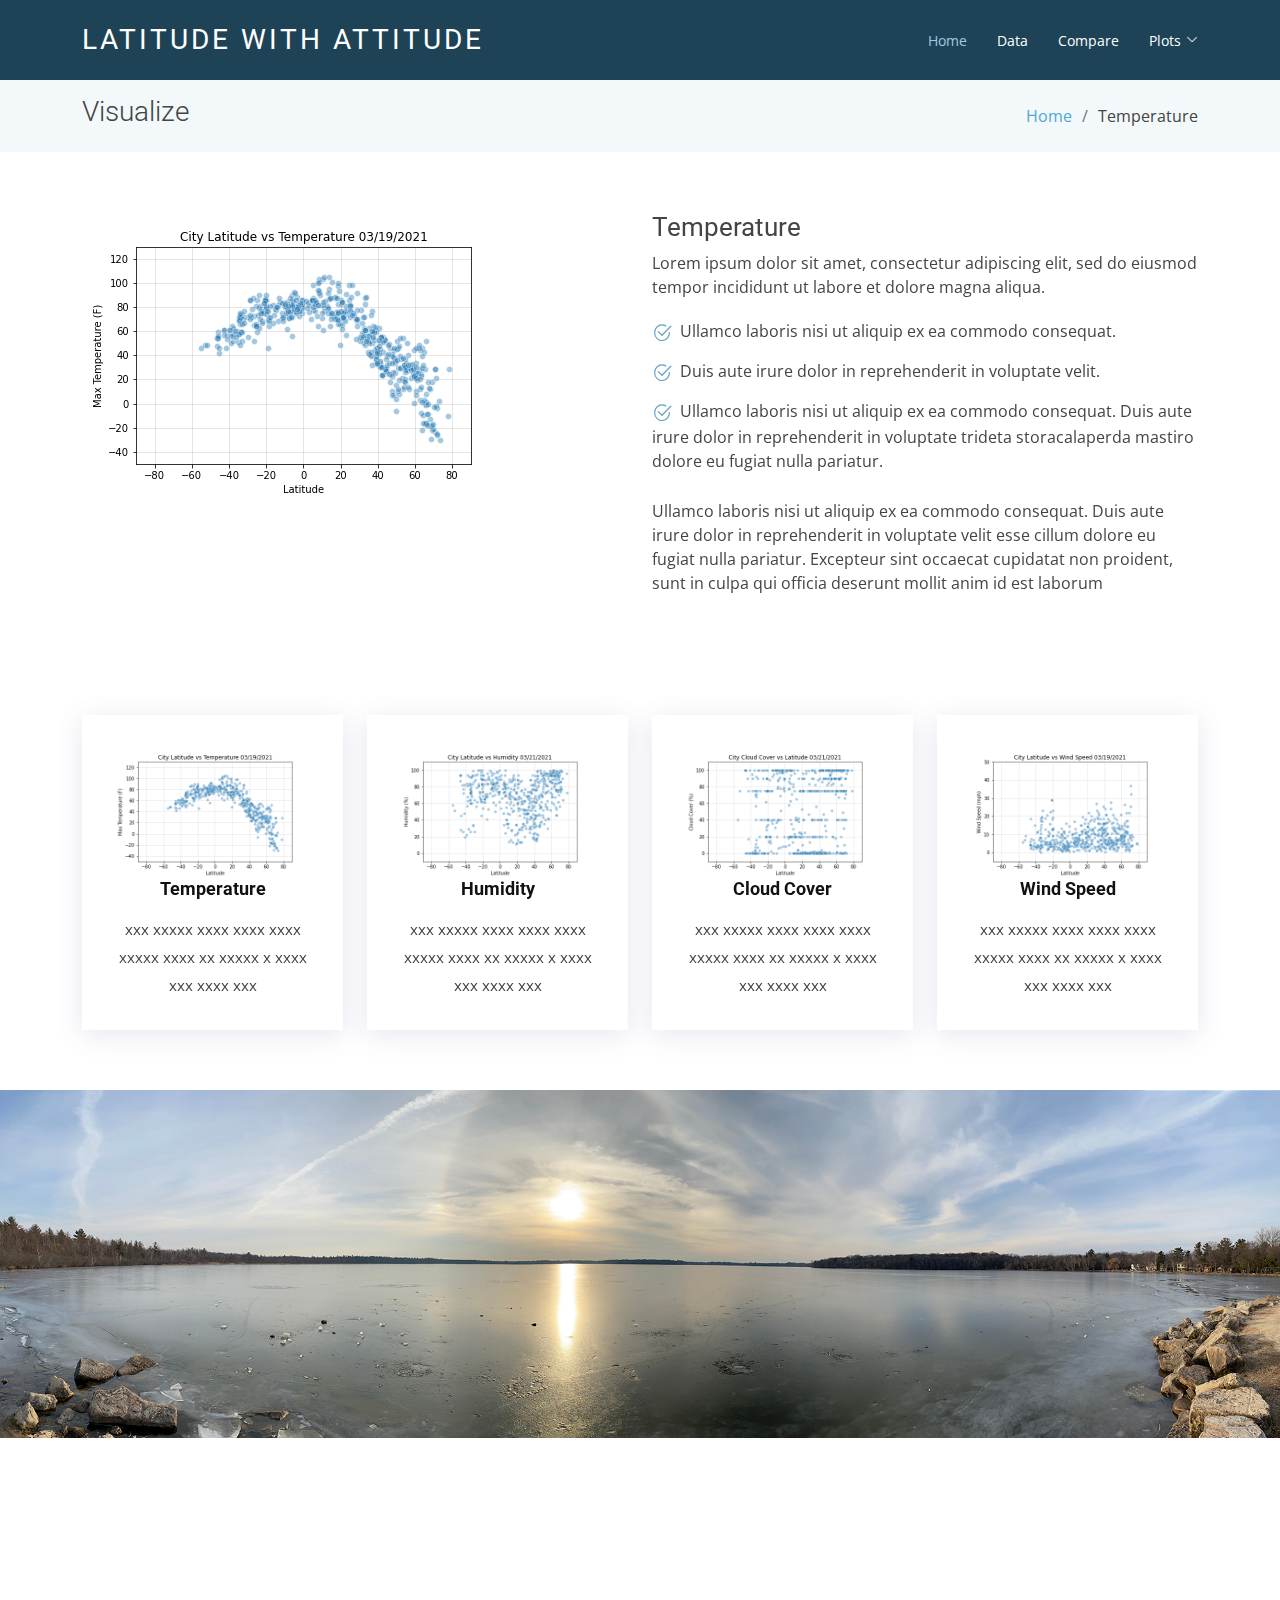
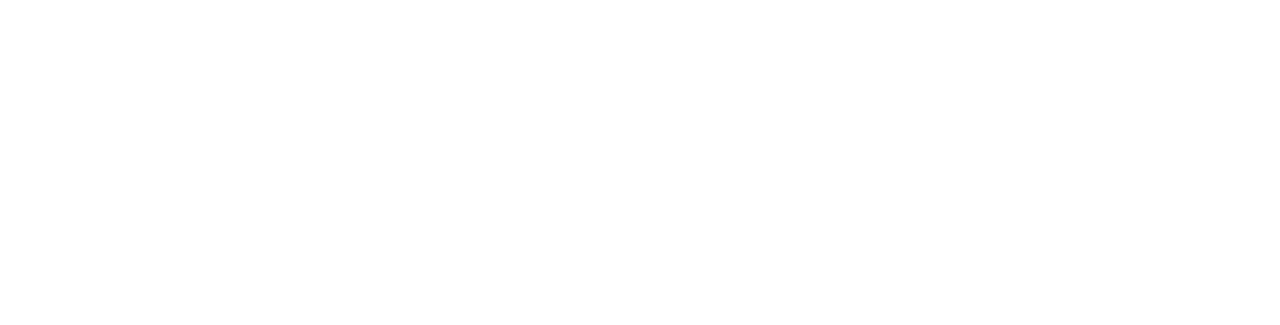
<file: visualization/temperature.html>
<!DOCTYPE html>
<html lang="en">

<head>
  <meta charset="utf-8">
  <meta content="width=device-width, initial-scale=1.0" name="viewport">

  <title>Kerry Harp, Web Visualization</title>
  <meta content="" name="description">
  <meta content="" name="keywords">

  <!-- Favicons -->
  <link href="../assets/img/favicon.png" rel="icon">
  <link href="../assets/img/apple-touch-icon.png" rel="apple-touch-icon">

  <!-- Google Fonts -->
  <link href="https://fonts.googleapis.com/css?family=Open+Sans:300,300i,400,400i,600,600i,700,700i|Roboto:300,300i,400,400i,500,500i,700,700i&display=swap" rel="stylesheet">

  <!-- Vendor CSS Files -->
  <link href="../assets/vendor/animate.css/animate.min.css" rel="stylesheet">
  <link href="../assets/vendor/aos/aos.css" rel="stylesheet">
  <link href="../assets/vendor/bootstrap/css/bootstrap.min.css" rel="stylesheet">
  <link href="../assets/vendor/bootstrap-icons/bootstrap-icons.css" rel="stylesheet">
  <link href="../assets/vendor/boxicons/css/boxicons.min.css" rel="stylesheet">
  <link href="../assets/vendor/glightbox/css/glightbox.min.css" rel="stylesheet">
  <link href="../assets/vendor/swiper/swiper-bundle.min.css" rel="stylesheet">

  <!-- Template Main CSS File -->
  <link href="../assets/css/style.css" rel="stylesheet">
  
</head>

<body>

  <!-- ======= Header ======= -->
  <header id="header" class="fixed-top d-flex align-items-center ">
    <div class="container d-flex justify-content-between align-items-center">

      <div class="logo">
        <h1 class="text-light"><a href="../index.html"><span>Latitude with Attitude</span></a></h1>
        <!-- Uncomment below if you prefer to use an image logo -->
        <!-- <a href="index.html"><img src="assets/img/logo.png" alt="" class="img-fluid"></a>-->
      </div>

      <nav id="navbar" class="navbar">
        <ul>
          <li><a class="active " href="../index.html">Home</a></li>
          <li><a href="../data.html">Data</a></li>
         <!-- <li><a href="services.html">Services</a></li>-->
          <li><a href="../compare.html">Compare</a></li>
         <!-- <li><a href="team.html">Team</a></li>
          <li><a href="blog.html">Blog</a></li>-->
          <li class="dropdown"><a href="#"><span>Plots</span> <i class="bi bi-chevron-down"></i></a>
            <ul>
              <li><a href="temperature.html">Temperature</a></li>
              <!--<li class="dropdown"><a href="#"><span>Deep Drop Down</span> <i class="bi bi-chevron-right"></i></a>
                <ul>
                  <li><a href="#">Deep Drop Down 1</a></li>
                  <li><a href="#">Deep Drop Down 2</a></li>
                  <li><a href="#">Deep Drop Down 3</a></li>
                  <li><a href="#">Deep Drop Down 4</a></li>
                  <li><a href="#">Deep Drop Down 5</a></li>
                </ul>
              </li> -->
              <li><a href="humidity.html">Humidity</a></li>
              <li><a href="cloudcover.html">Cloud Cover</a></li>
              <li><a href="windspeed.html">Wind Speed</a></li>
            </ul>
          </li>
         <!-- <li><a href="contact.html">Contact Us</a></li> -->
        </ul>
        <i class="bi bi-list mobile-nav-toggle"></i>
      </nav><!-- .navbar -->

    </div>
  </header><!-- End Header -->

  <main id="main">

    <!-- ======= About Us Section ======= -->
    <section class="breadcrumbs">
      <div class="container">

        <div class="d-flex justify-content-between align-items-center">
          <h2>Visualize</h2>
          <ol>
            <li><a href="../index.html">Home</a></li>
            <li>Temperature</li>
          </ol>
        </div>

      </div>
    </section><!-- End About Us Section -->

    <!-- ======= About Section ======= -->
    <section class="about" data-aos="fade-up">
      <div class="container">

        <div class="row">
          <div class="col-lg-6">
            <img src="../assets/img/LatTemp.png" class="img-fluid" alt="temperature">
          </div>
          <div class="col-lg-6 pt-4 pt-lg-0">
            <h3>Temperature</h3>
            <p class="font-italic">
              Lorem ipsum dolor sit amet, consectetur adipiscing elit, sed do eiusmod tempor incididunt ut labore et dolore
              magna aliqua.
            </p>
            <ul>
              <li><i class="bi bi-check2-circle"></i> Ullamco laboris nisi ut aliquip ex ea commodo consequat.</li>
              <li><i class="bi bi-check2-circle"></i> Duis aute irure dolor in reprehenderit in voluptate velit.</li>
              <li><i class="bi bi-check2-circle"></i> Ullamco laboris nisi ut aliquip ex ea commodo consequat. Duis aute irure dolor in reprehenderit in voluptate trideta storacalaperda mastiro dolore eu fugiat nulla pariatur.</li>
            </ul>
            <p>
              Ullamco laboris nisi ut aliquip ex ea commodo consequat. Duis aute irure dolor in reprehenderit in voluptate
              velit esse cillum dolore eu fugiat nulla pariatur. Excepteur sint occaecat cupidatat non proident, sunt in
              culpa qui officia deserunt mollit anim id est laborum
            </p>
          </div>
        </div>

      </div>
    </section><!-- End About Section -->

    
    <!-- ======= Services Section ======= -->
    <section class="services">
      <div class="container">

        <div class="row">
          <div class="col-md-6 col-lg-3 d-flex align-items-stretch" data-aos="fade-up">
            <div class="icon-box icon-box-pink">
              <!-- <div class="icon"><i class="bx bxl-dribbble"></i></div>-->
             <a href="temperature.html"><img alt="temperature" src="../assets/img/LatTemp.png" class="img-fluid"></a>
              <h4 class="title"><a href="">Temperature</a></h4>
              <p class="description">xxx xxxxx xxxx xxxx xxxx xxxxx xxxx xx xxxxx x xxxx xxx xxxx xxx </p>
            </div>
          </div>

          <div class="col-md-6 col-lg-3 d-flex align-items-stretch" data-aos="fade-up" data-aos-delay="100">
            <div class="icon-box icon-box-cyan">
              <!-- <div class="icon"><i class="bx bx-file"></i></div> -->
             <a href="humidity.html"><img alt="humidity" src="../assets/img/LatHum.png" class="img-fluid"></a>
              <h4 class="title"><a href="">Humidity</a></h4>
              <p class="description">xxx xxxxx xxxx xxxx xxxx xxxxx xxxx xx xxxxx x xxxx xxx xxxx xxx </p>
            </div>
          </div>

          <div class="col-md-6 col-lg-3 d-flex align-items-stretch" data-aos="fade-up" data-aos-delay="100">
            <div class="icon-box icon-box-green">
             <!--  <div class="icon"><i class="bx bx-tachometer"></i></div> -->
              <a href="cloudcover.html"><img alt="cloudiness" src="../assets/img/LatCloud.png" class="img-fluid"></a>
              <h4 class="title"><a href="">Cloud Cover</a></h4>
              <p class="description">xxx xxxxx xxxx xxxx xxxx xxxxx xxxx xx xxxxx x xxxx xxx xxxx xxx </p>
            </div>
          </div>

          <div class="col-md-6 col-lg-3 d-flex align-items-stretch" data-aos="fade-up" data-aos-delay="100">
            <div class="icon-box icon-box-blue">
             <!-- <div class="icon"><i class="bx bx-world"></i></div>-->
              <a href="windspeed.html"><img alt="wind speed" src="../assets/img/LatWind.png" class="img-fluid"></a>
              <h4 class="title"><a href="">Wind Speed</a></h4>
              <p class="description">xxx xxxxx xxxx xxxx xxxx xxxxx xxxx xx xxxxx x xxxx xxx xxxx xxx </p>
            </div>
          </div>

        </div>

      </div>
    </section><!-- End Services Section -->

  </main><!-- End #main -->

        <div class="col-lg-12">
         <img   alt="linwood lake" src="../assets/img/frozenlinwood.jpg" class="img-fluid" ">
         </div>

  <!-- ======= Footer ======= -->
  <footer id="footer" data-aos="fade-up" data-aos-easing="ease-in-out" data-aos-duration="500">

    <!--<div class="footer-newsletter">
      <div class="container">
        <div class="row">
          <div class="col-lg-6">
            <h4>Our Newsletter</h4>
            <p>Tamen quem nulla quae legam multos aute sint culpa legam noster magna</p>
          </div>
          <div class="col-lg-6">
            <form action="" method="post">
              <input type="email" name="email"><input type="submit" value="Subscribe">
            </form>
          </div>
        </div>
      </div>
    </div>-->

    <div class="footer-top">
      <div class="container">
        <div class="row">

          <div class="col-lg-3 col-md-6 footer-links">
            <h4>Useful Links</h4>
            <ul>
              <li><i class="bx bx-chevron-right"></i> <a href="index.html">Home</a></li>
              <li><i class="bx bx-chevron-right"></i> <a href="about.html">About</a></li>
              <li><i class="bx bx-chevron-right"></i> <a href="visualize.html">Visualize</a></li>
              <li><i class="bx bx-chevron-right"></i> <a href="compare.html">Compare</a></li>
              <!--<li><i class="bx bx-chevron-right"></i> <a href="#">Privacy policy</a></li>-->
            </ul>
          </div>

          <div class="col-lg-3 col-md-6 footer-links">
           <!-- <h4>Our Services</h4>
            <ul>
              <li><i class="bx bx-chevron-right"></i> <a href="#">Web Design</a></li>
              <li><i class="bx bx-chevron-right"></i> <a href="#">Web Development</a></li>
              <li><i class="bx bx-chevron-right"></i> <a href="#">Product Management</a></li>
              <li><i class="bx bx-chevron-right"></i> <a href="#">Marketing</a></li>
              <li><i class="bx bx-chevron-right"></i> <a href="#">Graphic Design</a></li>
            </ul>-->
          </div>

          <div class="col-lg-3 col-md-6 footer-contact">
           <!-- <h4>Contact Us</h4>
            <p>
              Minnesota: Minneapolis / St. Paul metropolitan area <br><br>
              <strong>Phone:</strong> +1 651.283.8601<br>
              <strong>Email:</strong> kharp@umn.edu<br>
            </p>-->

          </div>

          <div class="col-lg-3 col-md-6 footer-info">
            <h3>About Harp Design, Inc.</h3>
            <p>Visualizing sustainability. Harp Design provides consulting services in the areas of sustainability and energy-efficiency.</p>
            <div class="social-links mt-3">
             <a href="https://github.com/klharp" class="github" target="_blank"><i class="bx bxl-github"></i></a>
             <a href="https://www.linkedin.com/in/kerryhaglund/" class="linkedin" target="_blank"><i class="bx bxl-linkedin"></i></a>
             <a href="https://twitter.com/design_harp" class="twitter" target="_blank"><i class="bx bxl-twitter"></i></a>
              <a href="https://www.facebook.com/HarpDesignInc" class="facebook" target="_blank"><i class="bx bxl-facebook"></i></a>
              <a href="https://www.instagram.com/harpdesigninc/" class="instagram" target="_blank"><i class="bx bxl-instagram"></i></a>
            </div>
          </div>


        </div>
      </div>
    </div>

    <div class="container">
      <div class="copyright">
        &copy; Copyright <strong><span>Harp Design, Inc.</span></strong>. All Rights Reserved
      </div>
    </div>
  </footer><!-- End Footer -->

  <a href="#" class="back-to-top d-flex align-items-center justify-content-center"><i class="bi bi-arrow-up-short"></i></a>

  <!-- Vendor JS Files -->
  <script src="../assets/vendor/aos/aos.js"></script>
  <script src="../assets/vendor/bootstrap/js/bootstrap.bundle.min.js"></script>
  <script src="../assets/vendor/glightbox/js/glightbox.min.js"></script>
  <script src="../assets/vendor/isotope-layout/isotope.pkgd.min.js"></script>
  <script src="../assets/vendor/php-email-form/validate.js"></script>
  <script src="../assets/vendor/purecounter/purecounter.js"></script>
  <script src="../assets/vendor/swiper/swiper-bundle.min.js"></script>
  <script src="../assets/vendor/waypoints/noframework.waypoints.js"></script>

  <!-- Template Main JS File -->
  <script src="../assets/js/main.js"></script>

</body>

</html>
</file>
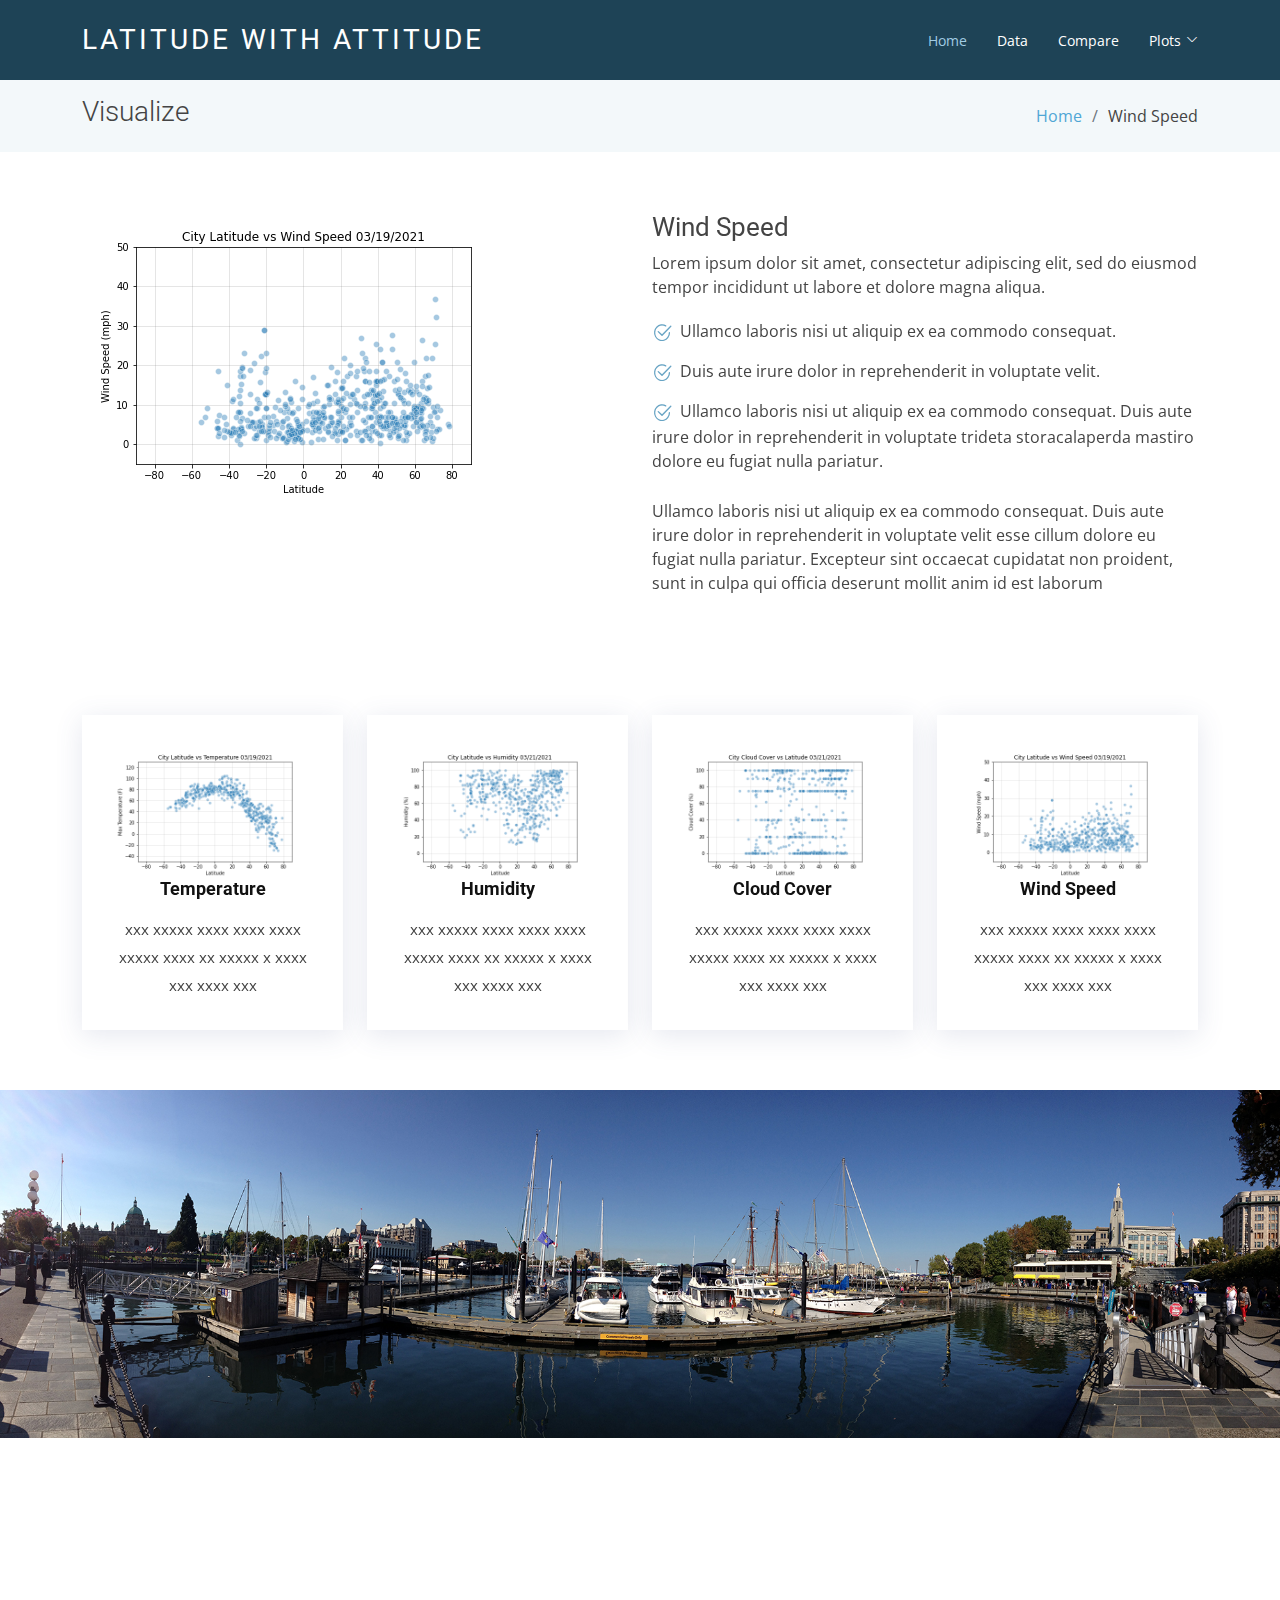
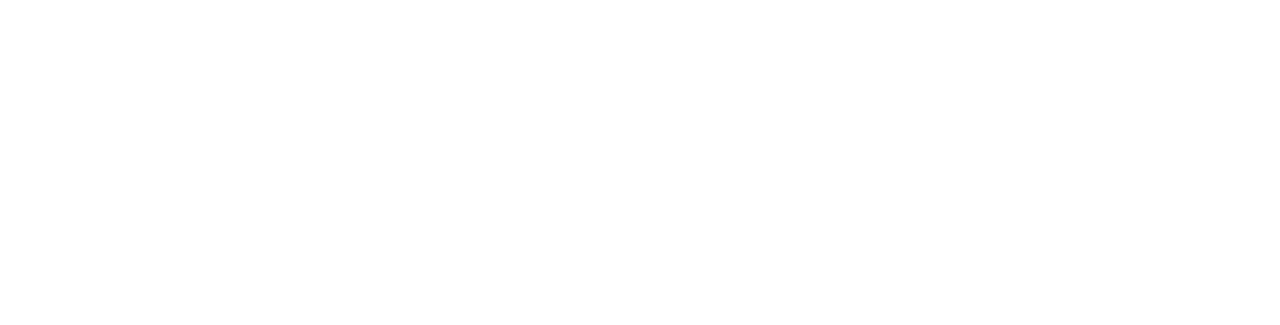
<file: visualization/windspeed.html>
<!DOCTYPE html>
<html lang="en">

<head>
  <meta charset="utf-8">
  <meta content="width=device-width, initial-scale=1.0" name="viewport">

  <title>Kerry Harp, Web Visualization</title>
  <meta content="" name="description">
  <meta content="" name="keywords">

  <!-- Favicons -->
  <link href="../assets/img/favicon.png" rel="icon">
  <link href="../assets/img/apple-touch-icon.png" rel="apple-touch-icon">

  <!-- Google Fonts -->
  <link href="https://fonts.googleapis.com/css?family=Open+Sans:300,300i,400,400i,600,600i,700,700i|Roboto:300,300i,400,400i,500,500i,700,700i&display=swap" rel="stylesheet">

  <!-- Vendor CSS Files -->
  <link href="../assets/vendor/animate.css/animate.min.css" rel="stylesheet">
  <link href="../assets/vendor/aos/aos.css" rel="stylesheet">
  <link href="../assets/vendor/bootstrap/css/bootstrap.min.css" rel="stylesheet">
  <link href="../assets/vendor/bootstrap-icons/bootstrap-icons.css" rel="stylesheet">
  <link href="../assets/vendor/boxicons/css/boxicons.min.css" rel="stylesheet">
  <link href="../assets/vendor/glightbox/css/glightbox.min.css" rel="stylesheet">
  <link href="../assets/vendor/swiper/swiper-bundle.min.css" rel="stylesheet">

  <!-- Template Main CSS File -->
  <link href="../assets/css/style.css" rel="stylesheet">
  
</head>

<body>

  <!-- ======= Header ======= -->
  <header id="header" class="fixed-top d-flex align-items-center ">
    <div class="container d-flex justify-content-between align-items-center">

      <div class="logo">
        <h1 class="text-light"><a href="../index.html"><span>Latitude with Attitude</span></a></h1>
        <!-- Uncomment below if you prefer to use an image logo -->
        <!-- <a href="index.html"><img src="assets/img/logo.png" alt="" class="img-fluid"></a>-->
      </div>

      <nav id="navbar" class="navbar">
        <ul>
          <li><a class="active " href="../index.html">Home</a></li>
          <li><a href="../data.html">Data</a></li>
         <!-- <li><a href="services.html">Services</a></li>-->
          <li><a href="../compare.html">Compare</a></li>
         <!-- <li><a href="team.html">Team</a></li>
          <li><a href="blog.html">Blog</a></li>-->
          <li class="dropdown"><a href="#"><span>Plots</span> <i class="bi bi-chevron-down"></i></a>
            <ul>
              <li><a href="temperature.html">Temperature</a></li>
              <!--<li class="dropdown"><a href="#"><span>Deep Drop Down</span> <i class="bi bi-chevron-right"></i></a>
                <ul>
                  <li><a href="#">Deep Drop Down 1</a></li>
                  <li><a href="#">Deep Drop Down 2</a></li>
                  <li><a href="#">Deep Drop Down 3</a></li>
                  <li><a href="#">Deep Drop Down 4</a></li>
                  <li><a href="#">Deep Drop Down 5</a></li>
                </ul>
              </li> -->
              <li><a href="humidity.html">Humidity</a></li>
              <li><a href="cloudcover.html">Cloud Cover</a></li>
              <li><a href="windspeed.html">Wind Speed</a></li>
            </ul>
          </li>
         <!-- <li><a href="contact.html">Contact Us</a></li> -->
        </ul>
        <i class="bi bi-list mobile-nav-toggle"></i>
      </nav><!-- .navbar -->

    </div>
  </header><!-- End Header -->

  <main id="main">

    <!-- ======= About Us Section ======= -->
    <section class="breadcrumbs">
      <div class="container">

        <div class="d-flex justify-content-between align-items-center">
          <h2>Visualize</h2>
          <ol>
            <li><a href="../index.html">Home</a></li>
            <li>Wind Speed</li>
          </ol>
        </div>

      </div>
    </section><!-- End About Us Section -->

    <!-- ======= About Section ======= -->
    <section class="about" data-aos="fade-up">
      <div class="container">

        <div class="row">
          <div class="col-lg-6">
            <img src="../assets/img/LatWind.png" class="img-fluid" alt="wind speed">
          </div>
          <div class="col-lg-6 pt-4 pt-lg-0">
            <h3>Wind Speed</h3>
            <p class="font-italic">
              Lorem ipsum dolor sit amet, consectetur adipiscing elit, sed do eiusmod tempor incididunt ut labore et dolore
              magna aliqua.
            </p>
            <ul>
              <li><i class="bi bi-check2-circle"></i> Ullamco laboris nisi ut aliquip ex ea commodo consequat.</li>
              <li><i class="bi bi-check2-circle"></i> Duis aute irure dolor in reprehenderit in voluptate velit.</li>
              <li><i class="bi bi-check2-circle"></i> Ullamco laboris nisi ut aliquip ex ea commodo consequat. Duis aute irure dolor in reprehenderit in voluptate trideta storacalaperda mastiro dolore eu fugiat nulla pariatur.</li>
            </ul>
            <p>
              Ullamco laboris nisi ut aliquip ex ea commodo consequat. Duis aute irure dolor in reprehenderit in voluptate
              velit esse cillum dolore eu fugiat nulla pariatur. Excepteur sint occaecat cupidatat non proident, sunt in
              culpa qui officia deserunt mollit anim id est laborum
            </p>
          </div>
        </div>

      </div>
    </section><!-- End About Section -->

    
    <!-- ======= Services Section ======= -->
    <section class="services">
      <div class="container">

        <div class="row">
          <div class="col-md-6 col-lg-3 d-flex align-items-stretch" data-aos="fade-up">
            <div class="icon-box icon-box-pink">
              <!-- <div class="icon"><i class="bx bxl-dribbble"></i></div>-->
             <a href="temperature.html"><img alt="temperature" src="../assets/img/LatTemp.png" class="img-fluid"></a>
              <h4 class="title"><a href="">Temperature</a></h4>
              <p class="description">xxx xxxxx xxxx xxxx xxxx xxxxx xxxx xx xxxxx x xxxx xxx xxxx xxx </p>
            </div>
          </div>

          <div class="col-md-6 col-lg-3 d-flex align-items-stretch" data-aos="fade-up" data-aos-delay="100">
            <div class="icon-box icon-box-cyan">
              <!-- <div class="icon"><i class="bx bx-file"></i></div> -->
             <a href="humidity.html"><img alt="humidity" src="../assets/img/LatHum.png" class="img-fluid"></a>
              <h4 class="title"><a href="">Humidity</a></h4>
              <p class="description">xxx xxxxx xxxx xxxx xxxx xxxxx xxxx xx xxxxx x xxxx xxx xxxx xxx </p>
            </div>
          </div>

          <div class="col-md-6 col-lg-3 d-flex align-items-stretch" data-aos="fade-up" data-aos-delay="100">
            <div class="icon-box icon-box-green">
             <!--  <div class="icon"><i class="bx bx-tachometer"></i></div> -->
              <a href="cloudcover.html"><img alt="cloudiness" src="../assets/img/LatCloud.png" class="img-fluid"></a>
              <h4 class="title"><a href="">Cloud Cover</a></h4>
              <p class="description">xxx xxxxx xxxx xxxx xxxx xxxxx xxxx xx xxxxx x xxxx xxx xxxx xxx </p>
            </div>
          </div>

          <div class="col-md-6 col-lg-3 d-flex align-items-stretch" data-aos="fade-up" data-aos-delay="100">
            <div class="icon-box icon-box-blue">
             <!-- <div class="icon"><i class="bx bx-world"></i></div>-->
              <a href="windspeed.html"><img alt="wind speed" src="../assets/img/LatWind.png" class="img-fluid"></a>
              <h4 class="title"><a href="">Wind Speed</a></h4>
              <p class="description">xxx xxxxx xxxx xxxx xxxx xxxxx xxxx xx xxxxx x xxxx xxx xxxx xxx </p>
            </div>
          </div>

        </div>

      </div>
    </section><!-- End Services Section -->

  </main><!-- End #main -->

        <div class="col-lg-12">
         <img alt="harbor" src="../assets/img/harbor.jpg" class="img-fluid">
         </div>

  <!-- ======= Footer ======= -->
  <footer id="footer" data-aos="fade-up" data-aos-easing="ease-in-out" data-aos-duration="500">

    <!--<div class="footer-newsletter">
      <div class="container">
        <div class="row">
          <div class="col-lg-6">
            <h4>Our Newsletter</h4>
            <p>Tamen quem nulla quae legam multos aute sint culpa legam noster magna</p>
          </div>
          <div class="col-lg-6">
            <form action="" method="post">
              <input type="email" name="email"><input type="submit" value="Subscribe">
            </form>
          </div>
        </div>
      </div>
    </div>-->

    <div class="footer-top">
      <div class="container">
        <div class="row">

          <div class="col-lg-3 col-md-6 footer-links">
            <h4>Useful Links</h4>
            <ul>
              <li><i class="bx bx-chevron-right"></i> <a href="index.html">Home</a></li>
              <li><i class="bx bx-chevron-right"></i> <a href="about.html">About</a></li>
              <li><i class="bx bx-chevron-right"></i> <a href="visualize.html">Visualize</a></li>
              <li><i class="bx bx-chevron-right"></i> <a href="compare.html">Compare</a></li>
              <!--<li><i class="bx bx-chevron-right"></i> <a href="#">Privacy policy</a></li>-->
            </ul>
          </div>

          <div class="col-lg-3 col-md-6 footer-links">
           <!-- <h4>Our Services</h4>
            <ul>
              <li><i class="bx bx-chevron-right"></i> <a href="#">Web Design</a></li>
              <li><i class="bx bx-chevron-right"></i> <a href="#">Web Development</a></li>
              <li><i class="bx bx-chevron-right"></i> <a href="#">Product Management</a></li>
              <li><i class="bx bx-chevron-right"></i> <a href="#">Marketing</a></li>
              <li><i class="bx bx-chevron-right"></i> <a href="#">Graphic Design</a></li>
            </ul>-->
          </div>

          <div class="col-lg-3 col-md-6 footer-contact">
           <!-- <h4>Contact Us</h4>
            <p>
              Minnesota: Minneapolis / St. Paul metropolitan area <br><br>
              <strong>Phone:</strong> +1 651.283.8601<br>
              <strong>Email:</strong> kharp@umn.edu<br>
            </p>-->

          </div>

          <div class="col-lg-3 col-md-6 footer-info">
            <h3>About Harp Design, Inc.</h3>
            <p>Visualizing sustainability. Harp Design provides consulting services in the areas of sustainability and energy-efficiency.</p>
            <div class="social-links mt-3">
             <a href="https://github.com/klharp" class="github" target="_blank"><i class="bx bxl-github"></i></a>
             <a href="https://www.linkedin.com/in/kerryhaglund/" class="linkedin" target="_blank"><i class="bx bxl-linkedin"></i></a>
             <a href="https://twitter.com/design_harp" class="twitter" target="_blank"><i class="bx bxl-twitter"></i></a>
              <a href="https://www.facebook.com/HarpDesignInc" class="facebook" target="_blank"><i class="bx bxl-facebook"></i></a>
              <a href="https://www.instagram.com/harpdesigninc/" class="instagram" target="_blank"><i class="bx bxl-instagram"></i></a>
            </div>
          </div>


        </div>
      </div>
    </div>

    <div class="container">
      <div class="copyright">
        &copy; Copyright <strong><span>Harp Design, Inc.</span></strong>. All Rights Reserved
      </div>
    </div>
  </footer><!-- End Footer -->

  <a href="#" class="back-to-top d-flex align-items-center justify-content-center"><i class="bi bi-arrow-up-short"></i></a>

  <!-- Vendor JS Files -->
  <script src="../assets/vendor/aos/aos.js"></script>
  <script src="../assets/vendor/bootstrap/js/bootstrap.bundle.min.js"></script>
  <script src="../assets/vendor/glightbox/js/glightbox.min.js"></script>
  <script src="../assets/vendor/isotope-layout/isotope.pkgd.min.js"></script>
  <script src="../assets/vendor/php-email-form/validate.js"></script>
  <script src="../assets/vendor/purecounter/purecounter.js"></script>
  <script src="../assets/vendor/swiper/swiper-bundle.min.js"></script>
  <script src="../assets/vendor/waypoints/noframework.waypoints.js"></script>

  <!-- Template Main JS File -->
  <script src="../assets/js/main.js"></script>

</body>

</html>
</file>
<file: assets/css/style.css>
/**
* Template Name: Moderna - v4.0.1
* Template URL: https://bootstrapmade.com/free-bootstrap-template-corporate-moderna/
* Author: BootstrapMade.com
* License: https://bootstrapmade.com/license/
*/

/*--------------------------------------------------------------
# General
--------------------------------------------------------------*/
body {
  font-family: "Open Sans", sans-serif;
  color: #444;
}

a {
  color: #4fa6d5;
  text-decoration: none;
}

a:hover {
  color: #45beff;
  text-decoration: none;
}

h1, h2, h3, h4, h5, h6, .font-primary {
  font-family: "Roboto", sans-serif;
}

/*--------------------------------------------------------------
# Back to top button
--------------------------------------------------------------*/
.back-to-top {
  position: fixed;
  visibility: hidden;
  opacity: 0;
  right: 15px;
  bottom: 15px;
  z-index: 99999;
  background: #68A4C4;
  width: 40px;
  height: 40px;
  border-radius: 4px;
  transition: all 0.4s;
}

.back-to-top i {
  font-size: 24px;
  color: #fff;
  line-height: 0;
}

.back-to-top:hover {
  background: #85b6cf;
  color: #fff;
}

.back-to-top.active {
  visibility: visible;
  opacity: 1;
}

/*--------------------------------------------------------------
# Header
--------------------------------------------------------------*/
#header {
  height: 80px;
  transition: all 0.5s;
  z-index: 997;
  transition: all 0.5s;
  background: #1e4356;
}

#header.header-transparent {
  background: none;
}

#header.header-scrolled {
  background: rgba(30, 67, 86, 0.8);
  height: 60px;
}

#header .logo h1 {
  font-size: 28px;
  margin: 0;
  padding: 4px 0;
  line-height: 1;
  font-weight: 400;
  letter-spacing: 3px;
  text-transform: uppercase;
}

#header .logo h1 a, #header .logo h1 a:hover {
  color: #fff;
  text-decoration: none;
}

#header .logo img {
  padding: 0;
  margin: 0;
  max-height: 40px;
}

#main {
  margin-top: 80px;
}

/*--------------------------------------------------------------
# Navigation Menu
--------------------------------------------------------------*/
/**
* Desktop Navigation 
*/
.navbar {
  padding: 0;
}

.navbar ul {
  margin: 0;
  padding: 0;
  display: flex;
  list-style: none;
  align-items: center;
}

.navbar li {
  position: relative;
}

.navbar a {
  display: flex;
  align-items: center;
  justify-content: space-between;
  padding: 10px 0 10px 30px;
  font-family: "Open Sans", sans-serif;
  font-size: 14px;
  color: #fff;
  white-space: nowrap;
  transition: 0.3s;
}

.navbar a i {
  font-size: 12px;
  line-height: 0;
  margin-left: 5px;
}

.navbar a:hover, .navbar .active, .navbar li:hover > a {
  color: #a2cce3;
}

.navbar .dropdown ul {
  display: block;
  position: absolute;
  left: 14px;
  top: calc(100% + 30px);
  margin: 0;
  padding: 10px 0;
  z-index: 99;
  opacity: 0;
  visibility: hidden;
  background: #fff;
  box-shadow: 0px 0px 30px rgba(127, 137, 161, 0.25);
  transition: 0.3s;
}

.navbar .dropdown ul li {
  min-width: 200px;
}

.navbar .dropdown ul a {
  padding: 10px 20px;
  font-size: 14px;
  text-transform: none;
  color: #1c3745;
}

.navbar .dropdown ul a i {
  font-size: 12px;
}

.navbar .dropdown ul a:hover, .navbar .dropdown ul .active:hover, .navbar .dropdown ul li:hover > a {
  color: #68A4C4;
}

.navbar .dropdown:hover > ul {
  opacity: 1;
  top: 100%;
  visibility: visible;
}

.navbar .dropdown .dropdown ul {
  top: 0;
  left: calc(100% - 30px);
  visibility: hidden;
}

.navbar .dropdown .dropdown:hover > ul {
  opacity: 1;
  top: 0;
  left: 100%;
  visibility: visible;
}

@media (max-width: 1366px) {
  .navbar .dropdown .dropdown ul {
    left: -90%;
  }
  .navbar .dropdown .dropdown:hover > ul {
    left: -100%;
  }
}

/**
* Mobile Navigation 
*/
.mobile-nav-toggle {
  color: #fff;
  font-size: 28px;
  cursor: pointer;
  display: none;
  line-height: 0;
  transition: 0.5s;
}

@media (max-width: 991px) {
  .mobile-nav-toggle {
    display: block;
  }
  .navbar ul {
    display: none;
  }
}

.navbar-mobile {
  position: fixed;
  overflow: hidden;
  top: 0;
  right: 0;
  left: 0;
  bottom: 0;
  background: rgba(17, 38, 48, 0.9);
  transition: 0.3s;
}

.navbar-mobile .mobile-nav-toggle {
  position: absolute;
  top: 15px;
  right: 15px;
}

.navbar-mobile ul {
  display: block;
  position: absolute;
  top: 55px;
  right: 15px;
  bottom: 15px;
  left: 15px;
  padding: 10px 0;
  background-color: #fff;
  overflow-y: auto;
  transition: 0.3s;
}

.navbar-mobile a {
  padding: 10px 20px;
  font-size: 15px;
  color: #1e4356;
}

.navbar-mobile a:hover, .navbar-mobile .active, .navbar-mobile li:hover > a {
  color: #68A4C4;
}

.navbar-mobile .getstarted {
  margin: 15px;
}

.navbar-mobile .dropdown ul {
  position: static;
  display: none;
  margin: 10px 20px;
  padding: 10px 0;
  z-index: 99;
  opacity: 1;
  visibility: visible;
  background: #fff;
  box-shadow: 0px 0px 30px rgba(127, 137, 161, 0.25);
}

.navbar-mobile .dropdown ul li {
  min-width: 200px;
}

.navbar-mobile .dropdown ul a {
  padding: 10px 20px;
}

.navbar-mobile .dropdown ul a i {
  font-size: 12px;
}

.navbar-mobile .dropdown ul a:hover, .navbar-mobile .dropdown ul .active:hover, .navbar-mobile .dropdown ul li:hover > a {
  color: #68A4C4;
}

.navbar-mobile .dropdown > .dropdown-active {
  display: block;
}

/*--------------------------------------------------------------
# Hero Section
--------------------------------------------------------------*/
#hero {
  width: 100%;
  height: 90vh;
  overflow: hidden;
  position: relative;
}

#hero::after {
  content: '';
  position: absolute;
  left: 50%;
  top: 0;
  width: 130%;
  height: 95%;
  background: linear-gradient(to right, rgba(30, 67, 86, 0.8), rgba(30, 67, 86, 0.6)), url("../img/hero-bg.png") center top no-repeat;
  z-index: 0;
  border-radius: 0 0 50% 50%;
  transform: translateX(-50%) rotate(0deg);
}

#hero::before {
  content: '';
  position: absolute;
  left: 50%;
  top: 0;
  width: 130%;
  height: 96%;
  background: #68A4C4;
  opacity: 0.3;
  z-index: 0;
  border-radius: 0 0 50% 50%;
  transform: translateX(-50%) translateY(18px) rotate(2deg);
}

#hero .carousel-container {
  display: flex;
  justify-content: center;
  align-items: center;
  flex-direction: column;
  text-align: center;
  bottom: 0;
  top: 0;
  left: 0;
  right: 0;
}

#hero h2 {
  color: #fff;
  margin-bottom: 30px;
  font-size: 48px;
  font-weight: 700;
}

#hero p {
  width: 80%;
  -webkit-animation-delay: 0.4s;
  animation-delay: 0.4s;
  margin: 0 auto 30px auto;
  color: #fff;
}

#hero .carousel-control-prev, #hero .carousel-control-next {
  width: 10%;
}

#hero .carousel-control-next-icon, #hero .carousel-control-prev-icon {
  background: none;
  font-size: 48px;
  line-height: 1;
  width: auto;
  height: auto;
}

#hero .btn-get-started {
  font-family: "Roboto", sans-serif;
  font-weight: 500;
  font-size: 14px;
  letter-spacing: 1px;
  display: inline-block;
  padding: 12px 32px;
  border-radius: 50px;
  transition: 0.5s;
  line-height: 1;
  margin: 10px;
  color: #fff;
  -webkit-animation-delay: 0.8s;
  animation-delay: 0.8s;
  border: 2px solid #68A4C4;
}

#hero .btn-get-started:hover {
  background: #68A4C4;
  color: #fff;
  text-decoration: none;
}

@media (min-width: 1024px) {
  #hero p {
    width: 60%;
  }
  #hero .carousel-control-prev, #hero .carousel-control-next {
    width: 5%;
  }
}

@media (max-width: 768px) {
  #hero::after {
    width: 180%;
    height: 95%;
    border-radius: 0 0 50% 50%;
    transform: translateX(-50%) rotate(0deg);
  }
  #hero::before {
    top: 0;
    width: 180%;
    height: 94%;
    border-radius: 0 0 50% 50%;
    transform: translateX(-50%) translateY(20px) rotate(4deg);
  }
}

@media (max-width: 575px) {
  #hero h2 {
    font-size: 30px;
  }
  #hero::after {
    left: 40%;
    top: 0;
    width: 200%;
    height: 95%;
    border-radius: 0 0 50% 50%;
    transform: translateX(-50%) rotate(0deg);
  }
  #hero::before {
    left: 50%;
    top: 0;
    width: 200%;
    height: 94%;
    border-radius: 0 0 50% 50%;
    transform: translateX(-50%) translateY(20px) rotate(4deg);
  }
}

/*--------------------------------------------------------------
# Hero No Slider Section
--------------------------------------------------------------*/
#hero-no-slider {
  width: 100%;
  height: 100vh;
  overflow: hidden;
  position: relative;
  text-align: center;
}

#hero-no-slider::before {
  content: '';
  position: absolute;
  left: 0;
  top: 0;
  right: 0;
  bottom: 0;
  background: linear-gradient(to right, rgba(30, 67, 86, 0.8), rgba(30, 67, 86, 0.6)), url("../img/hero-bg.jpg") center top no-repeat;
}

#hero-no-slider h2 {
  color: #fff;
  margin-bottom: 15px;
  font-size: 48px;
  font-weight: 700;
}

#hero-no-slider p {
  color: #fff;
}

#hero-no-slider .btn-get-started {
  font-family: "Roboto", sans-serif;
  font-weight: 500;
  font-size: 14px;
  letter-spacing: 1px;
  display: inline-block;
  padding: 12px 32px;
  border-radius: 50px;
  transition: 0.5s;
  line-height: 1;
  margin: 10px;
  color: #fff;
  -webkit-animation-delay: 0.8s;
  animation-delay: 0.8s;
  border: 2px solid #68A4C4;
}

#hero-no-slider .btn-get-started:hover {
  background: #68A4C4;
  color: #fff;
  text-decoration: none;
}

@media (max-width: 575px) {
  #hero-no-slider h2 {
    font-size: 30px;
  }
}

/*--------------------------------------------------------------
# Sections General
--------------------------------------------------------------*/
section {
  padding: 60px 0;
}

.section-bg {
  background-color: #f3f8fa;
}

.section-title {
  text-align: center;
  padding-bottom: 30px;
}

.section-title h2 {
  font-size: 28px;
  font-weight: 400;
  margin-bottom: 20px;
  padding-bottom: 20px;
  position: relative;
}

.section-title h2::before {
  content: '';
  position: absolute;
  display: block;
  width: 120px;
  height: 1px;
  background: #ddd;
  bottom: 1px;
  left: calc(50% - 60px);
}

.section-title h2::after {
  content: '';
  position: absolute;
  display: block;
  width: 40px;
  height: 3px;
  background: #68A4C4;
  bottom: 0;
  left: calc(50% - 20px);
}

.section-title p {
  margin-bottom: 0;
}

/*--------------------------------------------------------------
# Breadcrumbs
--------------------------------------------------------------*/
.breadcrumbs {
  padding: 15px 0;
  background-color: #f3f8fa;
  min-height: 40px;
}

.breadcrumbs h2 {
  font-size: 28px;
  font-weight: 300;
}

.breadcrumbs ol {
  display: flex;
  flex-wrap: wrap;
  list-style: none;
  padding: 0;
  margin: 0;
}

.breadcrumbs ol li + li {
  padding-left: 10px;
}

.breadcrumbs ol li + li::before {
  display: inline-block;
  padding-right: 10px;
  color: #6c757d;
  content: "/";
}

@media (max-width: 768px) {
  .breadcrumbs .d-flex {
    display: block !important;
  }
  .breadcrumbs ol {
    display: block;
  }
  .breadcrumbs ol li {
    display: inline-block;
  }
}

/*--------------------------------------------------------------
# Our Services
--------------------------------------------------------------*/
.services {
  padding-bottom: 20px;
}

.services .icon-box {
  padding: 30px;
  position: relative;
  overflow: hidden;
  margin: 0  0 40px 0;
  background: #fff;
  box-shadow: 0 5px 26px 0 rgba(68, 88, 144, 0.14);
  transition: all 0.3s ease-in-out;
  text-align: center;
  border: 1px solid #fff;
}

.services .icon {
  margin: 0 auto 20px auto;
  padding-top: 17px;
  display: inline-block;
  text-align: center;
  border-radius: 50%;
  width: 72px;
  height: 72px;
}

.services .icon i {
  font-size: 36px;
  line-height: 1;
}

.services .title {
  font-weight: 700;
  margin-bottom: 15px;
  font-size: 18px;
}

.services .title a {
  color: #111;
}

.services .description {
  font-size: 15px;
  line-height: 28px;
  margin-bottom: 0;
}

.services .icon-box-pink .icon {
  background: #fceef3;
}

.services .icon-box-pink .icon i {
  color: #ff689b;
}

.services .icon-box-pink:hover {
  border-color: #ff689b;
}

.services .icon-box-cyan .icon {
  background: #e6fdfc;
}

.services .icon-box-cyan .icon i {
  color: #3fcdc7;
}

.services .icon-box-cyan:hover {
  border-color: #3fcdc7;
}

.services .icon-box-green .icon {
  background: #eafde7;
}

.services .icon-box-green .icon i {
  color: #41cf2e;
}

.services .icon-box-green:hover {
  border-color: #41cf2e;
}

.services .icon-box-blue .icon {
  background: #e1eeff;
}

.services .icon-box-blue .icon i {
  color: #2282ff;
}

.services .icon-box-blue:hover {
  border-color: #2282ff;
}

/*--------------------------------------------------------------
# Why Us
--------------------------------------------------------------*/
.why-us .container {
  box-shadow: 0 5px 25px 0 rgba(214, 215, 216, 0.6);
  background: #fff;
}

.why-us .icon-box + .icon-box {
  margin-top: 50px;
}

.why-us .icon-box .icon {
  float: left;
  display: flex;
  align-items: center;
  justify-content: center;
  width: 72px;
  height: 72px;
  background: #f3f8fa;
  border-radius: 6px;
  transition: 0.5s;
}

.why-us .icon-box .icon i {
  color: #68A4C4;
  font-size: 32px;
}

.why-us .icon-box:hover .icon {
  background: #68A4C4;
}

.why-us .icon-box:hover .icon i {
  color: #fff;
}

.why-us .icon-box .title {
  margin-left: 95px;
  font-weight: 700;
  margin-bottom: 10px;
  font-size: 18px;
  text-transform: uppercase;
}

.why-us .icon-box .title a {
  color: #343a40;
  transition: 0.3s;
}

.why-us .icon-box .title a:hover {
  color: #68A4C4;
}

.why-us .icon-box .description {
  margin-left: 95px;
  line-height: 24px;
  font-size: 14px;
}

.why-us .video-box {
  position: relative;
}

.why-us .video-box img {
  padding-top: 15px;
  padding-bottom: 15px;
}

.why-us .play-btn {
  width: 94px;
  height: 94px;
  background: radial-gradient(#68A4C4 50%, rgba(104, 164, 196, 0.4) 52%);
  border-radius: 50%;
  display: block;
  position: absolute;
  left: calc(50% - 47px);
  top: calc(50% - 47px);
  overflow: hidden;
}

.why-us .play-btn::after {
  content: '';
  position: absolute;
  left: 50%;
  top: 50%;
  transform: translateX(-40%) translateY(-50%);
  width: 0;
  height: 0;
  border-top: 10px solid transparent;
  border-bottom: 10px solid transparent;
  border-left: 15px solid #fff;
  z-index: 100;
  transition: all 400ms cubic-bezier(0.55, 0.055, 0.675, 0.19);
}

.why-us .play-btn::before {
  content: '';
  position: absolute;
  width: 120px;
  height: 120px;
  -webkit-animation-delay: 0s;
  animation-delay: 0s;
  -webkit-animation: pulsate-btn 2s;
  animation: pulsate-btn 2s;
  -webkit-animation-direction: forwards;
  animation-direction: forwards;
  -webkit-animation-iteration-count: infinite;
  animation-iteration-count: infinite;
  -webkit-animation-timing-function: steps;
  animation-timing-function: steps;
  opacity: 1;
  border-radius: 50%;
  border: 5px solid rgba(104, 164, 196, 0.7);
  top: -15%;
  left: -15%;
  background: rgba(198, 16, 0, 0);
}

.why-us .play-btn:hover::after {
  border-left: 15px solid #68A4C4;
  transform: scale(20);
}

.why-us .play-btn:hover::before {
  content: '';
  position: absolute;
  left: 50%;
  top: 50%;
  transform: translateX(-40%) translateY(-50%);
  width: 0;
  height: 0;
  border: none;
  border-top: 10px solid transparent;
  border-bottom: 10px solid transparent;
  border-left: 15px solid #fff;
  z-index: 200;
  -webkit-animation: none;
  animation: none;
  border-radius: 0;
}

@-webkit-keyframes pulsate-btn {
  0% {
    transform: scale(0.6, 0.6);
    opacity: 1;
  }
  100% {
    transform: scale(1, 1);
    opacity: 0;
  }
}

@keyframes pulsate-btn {
  0% {
    transform: scale(0.6, 0.6);
    opacity: 1;
  }
  100% {
    transform: scale(1, 1);
    opacity: 0;
  }
}

/*--------------------------------------------------------------
# Features
--------------------------------------------------------------*/
.features .row + .row {
  margin-top: 100px;
}

.features h3 {
  font-weight: 400;
  font-size: 24px;
}

.features ul {
  list-style: none;
  padding: 0;
}

.features ul li {
  padding-bottom: 10px;
}

.features ul i {
  font-size: 20px;
  padding-right: 4px;
  color: #68A4C4;
}

.features p:last-child {
  margin-bottom: 0;
}

/*--------------------------------------------------------------
# About
--------------------------------------------------------------*/
.about h3 {
  font-weight: 400;
  font-size: 26px;
}

.about ul {
  list-style: none;
  padding: 0;
}

.about ul li {
  padding-bottom: 10px;
}

.about ul i {
  font-size: 20px;
  padding-right: 4px;
  color: #68A4C4;
}

.about p:last-child {
  margin-bottom: 0;
}

/*--------------------------------------------------------------
# Facts
--------------------------------------------------------------*/
.facts .counters span {
  font-size: 48px;
  display: block;
  color: #68A4C4;
}

.facts .counters p {
  padding: 0;
  margin: 0 0 20px 0;
  font-family: "Roboto", sans-serif;
  font-size: 14px;
}

/*--------------------------------------------------------------
# Our Skills
--------------------------------------------------------------*/
.skills {
  padding: 60px 0;
}

.skills .progress {
  height: 35px;
  margin-bottom: 10px;
}

.skills .progress .skill {
  line-height: 35px;
  padding: 0;
  margin: 0 0 0 20px;
  text-transform: uppercase;
}

.skills .progress .skill .val {
  float: right;
  font-style: normal;
  margin: 0 20px 0 0;
}

.skills .progress-bar {
  width: 1px;
  text-align: left;
  transition: .9s;
}

/*--------------------------------------------------------------
# Tetstimonials
--------------------------------------------------------------*/
.testimonials {
  padding: 60px 0;
}

.testimonials .section-header {
  margin-bottom: 40px;
}

.testimonials .testimonial-item {
  text-align: center;
}

.testimonials .testimonial-item .testimonial-img {
  width: 120px;
  border-radius: 50%;
  border: 4px solid #fff;
  margin: 0 auto;
}

.testimonials .testimonial-item h3 {
  font-size: 20px;
  font-weight: bold;
  margin: 10px 0 5px 0;
  color: #111;
}

.testimonials .testimonial-item h4 {
  font-size: 14px;
  color: #999;
  margin: 0 0 15px 0;
}

.testimonials .testimonial-item .quote-icon-left, .testimonials .testimonial-item .quote-icon-right {
  color: #fbfcfd;
  font-size: 26px;
}

.testimonials .testimonial-item .quote-icon-left {
  display: inline-block;
  left: -5px;
  position: relative;
}

.testimonials .testimonial-item .quote-icon-right {
  display: inline-block;
  right: -5px;
  position: relative;
  top: 10px;
}

.testimonials .testimonial-item p {
  font-style: italic;
  margin: 0 auto 15px auto;
}

.testimonials .swiper-pagination {
  margin-top: 20px;
  position: relative;
}

.testimonials .swiper-pagination .swiper-pagination-bullet {
  width: 12px;
  height: 12px;
  background-color: #fff;
  opacity: 1;
  border: 1px solid #68A4C4;
}

.testimonials .swiper-pagination .swiper-pagination-bullet-active {
  background-color: #68A4C4;
}

/*--------------------------------------------------------------
# Service Details
--------------------------------------------------------------*/
.service-details {
  padding-bottom: 10px;
}

.service-details .card {
  border: 0;
  padding: 0 30px;
  margin-bottom: 60px;
  position: relative;
}

.service-details .card-img {
  width: calc(100% + 60px);
  margin-left: -30px;
  overflow: hidden;
  z-index: 9;
  border-radius: 0;
}

.service-details .card-img img {
  max-width: 100%;
  transition: all 0.3s ease-in-out;
}

.service-details .card-body {
  z-index: 10;
  background: #fff;
  border-top: 4px solid #fff;
  padding: 30px;
  box-shadow: 0px 2px 15px rgba(0, 0, 0, 0.1);
  margin-top: -60px;
  transition: 0.3s;
}

.service-details .card-title {
  font-weight: 700;
  text-align: center;
  margin-bottom: 20px;
}

.service-details .card-title a {
  color: #1e4356;
  transition: 0.3s;
}

.service-details .card-text {
  color: #5e5e5e;
}

.service-details .read-more a {
  color: #777777;
  text-transform: uppercase;
  font-weight: 600;
  font-size: 12px;
  transition: 0.3s;
}

.service-details .read-more a:hover {
  color: #68A4C4;
}

.service-details .card:hover img {
  transform: scale(1.1);
}

.service-details .card:hover .card-body {
  border-color: #68A4C4;
}

.service-details .card:hover .card-body .card-title a {
  color: #68A4C4;
}

/*--------------------------------------------------------------
# Pricing
--------------------------------------------------------------*/
.pricing .row {
  padding-top: 40px;
}

.pricing .box {
  padding: 40px;
  margin-bottom: 30px;
  box-shadow: 0px 0px 30px rgba(73, 78, 92, 0.15);
  background: #fff;
  text-align: center;
}

.pricing h3 {
  font-weight: 300;
  margin-bottom: 15px;
  font-size: 28px;
}

.pricing h4 {
  font-size: 46px;
  color: #68A4C4;
  font-weight: 400;
  font-family: "Open Sans", sans-serif;
  margin-bottom: 25px;
}

.pricing h4 span {
  color: #bababa;
  font-size: 18px;
  display: block;
}

.pricing ul {
  padding: 0;
  list-style: none;
  color: #999;
  text-align: left;
  line-height: 20px;
}

.pricing ul li {
  padding-bottom: 12px;
}

.pricing ul i {
  color: #68A4C4;
  font-size: 18px;
  padding-right: 4px;
}

.pricing ul .na {
  color: #ccc;
}

.pricing ul .na i {
  color: #ccc;
}

.pricing ul .na span {
  text-decoration: line-through;
}

.pricing .get-started-btn {
  background: #1e4356;
  display: inline-block;
  padding: 6px 30px;
  border-radius: 20px;
  color: #fff;
  transition: none;
  font-size: 14px;
  font-weight: 400;
  font-family: "Roboto", sans-serif;
  transition: 0.3s;
}

.pricing .get-started-btn:hover {
  background: #68A4C4;
}

.pricing .featured {
  z-index: 10;
  margin: -30px -5px 0 -5px;
}

.pricing .featured .get-started-btn {
  background: #68A4C4;
}

.pricing .featured .get-started-btn:hover {
  background: #85b6cf;
}

@media (max-width: 992px) {
  .pricing .box {
    max-width: 60%;
    margin: 0 auto 30px auto;
  }
}

@media (max-width: 767px) {
  .pricing .box {
    max-width: 80%;
    margin: 0 auto 30px auto;
  }
}

@media (max-width: 420px) {
  .pricing .box {
    max-width: 100%;
    margin: 0 auto 30px auto;
  }
}

/*--------------------------------------------------------------
# Portfolio
--------------------------------------------------------------*/
.portfolio {
  padding-bottom: 60px;
}

.portfolio #portfolio-flters {
  padding: 0;
  margin: 0 0 35px 0;
  list-style: none;
  text-align: center;
}

.portfolio #portfolio-flters li {
  cursor: pointer;
  margin: 0 12px 5px 12px;
  display: inline-block;
  padding: 0 4px 6px 4px;
  font-size: 16px;
  font-weight: 500;
  line-height: 20px;
  color: #444;
  transition: all 0.3s ease-in-out;
  border-bottom: 2px solid #fff;
  font-family: "Roboto", sans-serif;
}

.portfolio #portfolio-flters li:hover, .portfolio #portfolio-flters li.filter-active {
  border-color: #68A4C4;
  color: #68A4C4;
}

.portfolio .portfolio-item {
  background: #1e4356;
  overflow: hidden;
  min-height: 200px;
  position: relative;
  border-radius: 4px;
  margin: 0 0 30px 0;
}

.portfolio .portfolio-item img {
  transition: all 0.3s ease-in-out;
}

.portfolio .portfolio-item .portfolio-info {
  opacity: 0;
  position: absolute;
  transition: all .3s linear;
  text-align: center;
  top: 10%;
  left: 0;
  right: 0;
}

.portfolio .portfolio-item .portfolio-info h3 {
  font-size: 22px;
  color: #fff;
  font-weight: bold;
}

.portfolio .portfolio-item .portfolio-info a i {
  color: rgba(255, 255, 255, 0.6);
  font-size: 28px;
  transition: 0.3s;
}

.portfolio .portfolio-item .portfolio-info a i:hover {
  color: white;
}

.portfolio .portfolio-item:hover img {
  opacity: 0.6;
  transform: scale(1.1);
}

.portfolio .portfolio-item:hover .portfolio-info {
  opacity: 1;
  top: calc(50% - 30px);
}

/*--------------------------------------------------------------
# Portfolio Details
--------------------------------------------------------------*/
.portfolio-details {
  padding-top: 40px;
}

.portfolio-details .portfolio-details-slider img {
  width: 100%;
}

.portfolio-details .portfolio-details-slider .swiper-pagination {
  margin-top: 20px;
  position: relative;
}

.portfolio-details .portfolio-details-slider .swiper-pagination .swiper-pagination-bullet {
  width: 12px;
  height: 12px;
  background-color: #fff;
  opacity: 1;
  border: 1px solid #68A4C4;
}

.portfolio-details .portfolio-details-slider .swiper-pagination .swiper-pagination-bullet-active {
  background-color: #68A4C4;
}

.portfolio-details .portfolio-info {
  padding: 30px;
  box-shadow: 0px 0 30px rgba(30, 67, 86, 0.08);
}

.portfolio-details .portfolio-info h3 {
  font-size: 22px;
  font-weight: 700;
  margin-bottom: 20px;
  padding-bottom: 20px;
  border-bottom: 1px solid #eee;
}

.portfolio-details .portfolio-info ul {
  list-style: none;
  padding: 0;
  font-size: 15px;
}

.portfolio-details .portfolio-info ul li + li {
  margin-top: 10px;
}

.portfolio-details .portfolio-description {
  padding-top: 30px;
}

.portfolio-details .portfolio-description h2 {
  font-size: 26px;
  font-weight: 700;
  margin-bottom: 20px;
}

.portfolio-details .portfolio-description p {
  padding: 0;
}

/*--------------------------------------------------------------
# Team
--------------------------------------------------------------*/
.team {
  background: #fff;
  padding-bottom: 30px;
}

.team .member {
  margin-bottom: 20px;
  overflow: hidden;
}

.team .member .member-img {
  position: relative;
  overflow: hidden;
}

.team .member .social {
  position: absolute;
  left: 0;
  bottom: -40px;
  right: 0;
  height: 40px;
  opacity: 0;
  transition: bottom ease-in-out 0.4s;
  text-align: center;
  background: rgba(30, 67, 86, 0.8);
  display: flex;
  align-items: center;
  justify-content: center;
}

.team .member .social a {
  transition: color 0.3s;
  color: #fff;
  margin: 0 12px;
  display: inline-block;
}

.team .member .social a:hover {
  color: #68A4C4;
}

.team .member .social i {
  font-size: 18px;
  margin: 0 2px;
}

.team .member .member-info h4 {
  font-weight: 700;
  margin: 15px 0 5px 0;
  font-size: 18px;
}

.team .member .member-info span {
  display: block;
  font-size: 13px;
  text-transform: uppercase;
  font-weight: 400;
  margin-bottom: 15px;
  color: #68A4C4;
}

.team .member .member-info p {
  font-style: italic;
  font-size: 14px;
  line-height: 26px;
  color: #666;
}

.team .member:hover .social {
  bottom: 0;
  opacity: 1;
  transition: bottom ease-in-out 0.4s;
}

.team .member:hover .social a, .team .member:hover .social i {
  line-height: 0;
  font-size: 18px;
}

/*--------------------------------------------------------------
# Contact
--------------------------------------------------------------*/
.contact {
  padding-bottom: 30px;
}

.contact .info-box {
  color: #444;
  text-align: center;
  box-shadow: 0 0 30px rgba(214, 215, 216, 0.6);
  padding: 20px 0 30px 0;
  margin-bottom: 30px;
}

.contact .info-box i {
  font-size: 32px;
  color: #68A4C4;
  border-radius: 50%;
  padding: 8px;
  border: 2px dotted #a2cce3;
}

.contact .info-box h3 {
  font-size: 20px;
  color: #666;
  font-weight: 700;
  margin: 10px 0;
}

.contact .info-box p {
  padding: 0;
  line-height: 24px;
  font-size: 14px;
  margin-bottom: 0;
}

.contact .php-email-form {
  box-shadow: 0 0 30px rgba(214, 215, 216, 0.6);
  padding: 30px;
  margin-bottom: 30px;
}

.contact .php-email-form .error-message {
  display: none;
  color: #fff;
  background: #ed3c0d;
  text-align: left;
  padding: 15px;
  font-weight: 600;
}

.contact .php-email-form .error-message br + br {
  margin-top: 25px;
}

.contact .php-email-form .sent-message {
  display: none;
  color: #fff;
  background: #18d26e;
  text-align: center;
  padding: 15px;
  font-weight: 600;
}

.contact .php-email-form .loading {
  display: none;
  background: #fff;
  text-align: center;
  padding: 15px;
}

.contact .php-email-form .loading:before {
  content: "";
  display: inline-block;
  border-radius: 50%;
  width: 24px;
  height: 24px;
  margin: 0 10px -6px 0;
  border: 3px solid #18d26e;
  border-top-color: #eee;
  -webkit-animation: animate-loading 1s linear infinite;
  animation: animate-loading 1s linear infinite;
}

.contact .php-email-form input, .contact .php-email-form textarea {
  border-radius: 0;
  box-shadow: none;
  font-size: 14px;
}

.contact .php-email-form input::focus, .contact .php-email-form textarea::focus {
  background-color: #68A4C4;
}

.contact .php-email-form input {
  padding: 10px 15px;
}

.contact .php-email-form textarea {
  padding: 12px 15px;
}

.contact .php-email-form button[type="submit"] {
  background: #68A4C4;
  border: 0;
  padding: 10px 24px;
  color: #fff;
  transition: 0.4s;
}

.contact .php-email-form button[type="submit"]:hover {
  background: #8dbad2;
}

@-webkit-keyframes animate-loading {
  0% {
    transform: rotate(0deg);
  }
  100% {
    transform: rotate(360deg);
  }
}

@keyframes animate-loading {
  0% {
    transform: rotate(0deg);
  }
  100% {
    transform: rotate(360deg);
  }
}

/*--------------------------------------------------------------
# Map
--------------------------------------------------------------*/
.map {
  padding: 0;
  margin-bottom: -6px;
}

.map iframe {
  width: 100%;
  height: 380px;
}

/*--------------------------------------------------------------
# Blog
--------------------------------------------------------------*/
.blog {
  padding: 40px 0 20px 0;
}

.blog .entry {
  padding: 30px;
  margin-bottom: 60px;
  box-shadow: 0 4px 16px rgba(0, 0, 0, 0.1);
}

.blog .entry .entry-img {
  max-height: 440px;
  margin: -30px -30px 20px -30px;
  overflow: hidden;
}

.blog .entry .entry-title {
  font-size: 28px;
  font-weight: bold;
  padding: 0;
  margin: 0 0 20px 0;
}

.blog .entry .entry-title a {
  color: #1e4356;
  transition: 0.3s;
}

.blog .entry .entry-title a:hover {
  color: #68A4C4;
}

.blog .entry .entry-meta {
  margin-bottom: 15px;
  color: #72afce;
}

.blog .entry .entry-meta ul {
  display: flex;
  flex-wrap: wrap;
  list-style: none;
  align-items: center;
  padding: 0;
  margin: 0;
}

.blog .entry .entry-meta ul li + li {
  padding-left: 20px;
}

.blog .entry .entry-meta i {
  font-size: 16px;
  margin-right: 8px;
  line-height: 0;
}

.blog .entry .entry-meta a {
  color: #777777;
  font-size: 14px;
  display: inline-block;
  line-height: 1;
}

.blog .entry .entry-content p {
  line-height: 24px;
}

.blog .entry .entry-content .read-more {
  -moz-text-align-last: right;
  text-align-last: right;
}

.blog .entry .entry-content .read-more a {
  display: inline-block;
  background: #68A4C4;
  color: #fff;
  padding: 6px 20px;
  transition: 0.3s;
  font-size: 14px;
}

.blog .entry .entry-content .read-more a:hover {
  background: #7aafcb;
}

.blog .entry .entry-content h3 {
  font-size: 22px;
  margin-top: 30px;
  font-weight: bold;
}

.blog .entry .entry-content blockquote {
  overflow: hidden;
  background-color: #fafafa;
  padding: 60px;
  position: relative;
  text-align: center;
  margin: 20px 0;
}

.blog .entry .entry-content blockquote p {
  color: #444;
  line-height: 1.6;
  margin-bottom: 0;
  font-style: italic;
  font-weight: 500;
  font-size: 22px;
}

.blog .entry .entry-content blockquote::after {
  content: '';
  position: absolute;
  left: 0;
  top: 0;
  bottom: 0;
  width: 3px;
  background-color: #1e4356;
  margin-top: 20px;
  margin-bottom: 20px;
}

.blog .entry .entry-footer {
  padding-top: 10px;
  border-top: 1px solid #e6e6e6;
}

.blog .entry .entry-footer i {
  color: #4c99c1;
  display: inline;
}

.blog .entry .entry-footer a {
  color: #255269;
  transition: 0.3s;
}

.blog .entry .entry-footer a:hover {
  color: #68A4C4;
}

.blog .entry .entry-footer .cats {
  list-style: none;
  display: inline;
  padding: 0 20px 0 0;
  font-size: 14px;
}

.blog .entry .entry-footer .cats li {
  display: inline-block;
}

.blog .entry .entry-footer .tags {
  list-style: none;
  display: inline;
  padding: 0;
  font-size: 14px;
}

.blog .entry .entry-footer .tags li {
  display: inline-block;
}

.blog .entry .entry-footer .tags li + li::before {
  padding-right: 6px;
  color: #6c757d;
  content: ",";
}

.blog .entry .entry-footer .share {
  font-size: 16px;
}

.blog .entry .entry-footer .share i {
  padding-left: 5px;
}

.blog .entry-single {
  margin-bottom: 30px;
}

.blog .blog-author {
  padding: 20px;
  margin-bottom: 30px;
  box-shadow: 0 4px 16px rgba(0, 0, 0, 0.1);
}

.blog .blog-author img {
  width: 120px;
  margin-right: 20px;
}

.blog .blog-author h4 {
  font-weight: 600;
  font-size: 22px;
  margin-bottom: 0px;
  padding: 0;
  color: #1e4356;
}

.blog .blog-author .social-links {
  margin: 0 10px 10px 0;
}

.blog .blog-author .social-links a {
  color: rgba(30, 67, 86, 0.5);
  margin-right: 5px;
}

.blog .blog-author p {
  font-style: italic;
  color: #b7b7b7;
}

.blog .blog-comments {
  margin-bottom: 30px;
}

.blog .blog-comments .comments-count {
  font-weight: bold;
}

.blog .blog-comments .comment {
  margin-top: 30px;
  position: relative;
}

.blog .blog-comments .comment .comment-img {
  margin-right: 14px;
}

.blog .blog-comments .comment .comment-img img {
  width: 60px;
}

.blog .blog-comments .comment h5 {
  font-size: 16px;
  margin-bottom: 2px;
}

.blog .blog-comments .comment h5 a {
  font-weight: bold;
  color: #444;
  transition: 0.3s;
}

.blog .blog-comments .comment h5 a:hover {
  color: #68A4C4;
}

.blog .blog-comments .comment h5 .reply {
  padding-left: 10px;
  color: #1e4356;
}

.blog .blog-comments .comment h5 .reply i {
  font-size: 20px;
}

.blog .blog-comments .comment time {
  display: block;
  font-size: 14px;
  color: #2b607c;
  margin-bottom: 5px;
}

.blog .blog-comments .comment.comment-reply {
  padding-left: 40px;
}

.blog .blog-comments .reply-form {
  margin-top: 30px;
  padding: 30px;
  box-shadow: 0 4px 16px rgba(0, 0, 0, 0.1);
}

.blog .blog-comments .reply-form h4 {
  font-weight: bold;
  font-size: 22px;
}

.blog .blog-comments .reply-form p {
  font-size: 14px;
}

.blog .blog-comments .reply-form input {
  border-radius: 4px;
  padding: 10px 10px;
  font-size: 14px;
}

.blog .blog-comments .reply-form input:focus {
  box-shadow: none;
  border-color: #b1d0e1;
}

.blog .blog-comments .reply-form textarea {
  border-radius: 4px;
  padding: 10px 10px;
  font-size: 14px;
}

.blog .blog-comments .reply-form textarea:focus {
  box-shadow: none;
  border-color: #b1d0e1;
}

.blog .blog-comments .reply-form .form-group {
  margin-bottom: 25px;
}

.blog .blog-comments .reply-form .btn-primary {
  border-radius: 4px;
  padding: 10px 20px;
  border: 0;
  background-color: #1e4356;
}

.blog .blog-comments .reply-form .btn-primary:hover {
  background-color: #255269;
}

.blog .blog-pagination {
  color: #387ea2;
}

.blog .blog-pagination ul {
  display: flex;
  padding: 0;
  margin: 0;
  list-style: none;
}

.blog .blog-pagination li {
  margin: 0 5px;
  transition: 0.3s;
}

.blog .blog-pagination li a {
  color: #1e4356;
  padding: 7px 16px;
  display: flex;
  align-items: center;
  justify-content: center;
}

.blog .blog-pagination li.active, .blog .blog-pagination li:hover {
  background: #68A4C4;
}

.blog .blog-pagination li.active a, .blog .blog-pagination li:hover a {
  color: #fff;
}

.blog .sidebar {
  padding: 30px;
  margin: 0 0 60px 20px;
  box-shadow: 0 4px 16px rgba(0, 0, 0, 0.1);
}

.blog .sidebar .sidebar-title {
  font-size: 20px;
  font-weight: 700;
  padding: 0 0 0 0;
  margin: 0 0 15px 0;
  color: #1e4356;
  position: relative;
}

.blog .sidebar .sidebar-item {
  margin-bottom: 30px;
}

.blog .sidebar .search-form form {
  background: #fff;
  border: 1px solid #ddd;
  padding: 3px 10px;
  position: relative;
}

.blog .sidebar .search-form form input[type="text"] {
  border: 0;
  padding: 4px;
  border-radius: 4px;
  width: calc(100% - 40px);
}

.blog .sidebar .search-form form button {
  position: absolute;
  top: 0;
  right: 0;
  bottom: 0;
  border: 0;
  background: none;
  font-size: 16px;
  padding: 0 15px;
  margin: -1px;
  background: #68A4C4;
  color: #fff;
  transition: 0.3s;
  border-radius: 0 4px 4px 0;
  line-height: 0;
}

.blog .sidebar .search-form form button i {
  line-height: 0;
}

.blog .sidebar .search-form form button:hover {
  background: #77adca;
}

.blog .sidebar .categories ul {
  list-style: none;
  padding: 0;
}

.blog .sidebar .categories ul li + li {
  padding-top: 10px;
}

.blog .sidebar .categories ul a {
  color: #1e4356;
  transition: 0.3s;
}

.blog .sidebar .categories ul a:hover {
  color: #68A4C4;
}

.blog .sidebar .categories ul a span {
  padding-left: 5px;
  color: #aaaaaa;
  font-size: 14px;
}

.blog .sidebar .recent-posts .post-item + .post-item {
  margin-top: 15px;
}

.blog .sidebar .recent-posts img {
  width: 80px;
  float: left;
}

.blog .sidebar .recent-posts h4 {
  font-size: 15px;
  margin-left: 95px;
  font-weight: bold;
}

.blog .sidebar .recent-posts h4 a {
  color: #1e4356;
  transition: 0.3s;
}

.blog .sidebar .recent-posts h4 a:hover {
  color: #68A4C4;
}

.blog .sidebar .recent-posts time {
  display: block;
  margin-left: 95px;
  font-style: italic;
  font-size: 14px;
  color: #aaaaaa;
}

.blog .sidebar .tags {
  margin-bottom: -10px;
}

.blog .sidebar .tags ul {
  list-style: none;
  padding: 0;
}

.blog .sidebar .tags ul li {
  display: inline-block;
}

.blog .sidebar .tags ul a {
  color: #3f8db5;
  font-size: 14px;
  padding: 6px 14px;
  margin: 0 6px 8px 0;
  border: 1px solid #e4eff5;
  display: inline-block;
  transition: 0.3s;
}

.blog .sidebar .tags ul a:hover {
  color: #fff;
  border: 1px solid #68A4C4;
  background: #68A4C4;
}

.blog .sidebar .tags ul a span {
  padding-left: 5px;
  color: #bedae8;
  font-size: 14px;
}

/*--------------------------------------------------------------
# Footer
--------------------------------------------------------------*/
#footer {
  background: #0b212d;
  padding: 0 0 30px 0;
  color: #fff;
  font-size: 14px;
}

  
#footer .footer-newsletter {
  padding: 50px 0;
  background: #0d2735;
}

#footer .footer-newsletter h4 {
  font-size: 24px;
  margin: 0 0 20px 0;
  padding: 0;
  line-height: 1;
  font-weight: 600;
  color: #a2cce3;
}

#footer .footer-newsletter form {
  margin-top: 30px;
  background: #fff;
  padding: 6px 10px;
  position: relative;
  border-radius: 50px;
}

#footer .footer-newsletter form input[type="email"] {
  border: 0;
  padding: 4px;
  width: calc(100% - 100px);
}

#footer .footer-newsletter form input[type="submit"] {
  position: absolute;
  top: 0;
  right: 0;
  bottom: 0;
  border: 0;
  background: none;
  font-size: 16px;
  padding: 0 20px;
  margin: 3px;
  background: #68A4C4;
  color: #fff;
  transition: 0.3s;
  border-radius: 50px;
}

#footer .footer-newsletter form input[type="submit"]:hover {
  background: #468db3;
}

#footer .footer-top {
  background: #0d2735;
  border-top: 1px solid #17455e;
  border-bottom: 1px solid #123649;
  padding: 60px 0 30px 0;
}

#footer .footer-top .footer-info {
  margin-bottom: 30px;
}

#footer .footer-top .footer-info h3 {
  font-size: 18px;
  margin: 0 0 20px 0;
  padding: 2px 0 2px 0;
  line-height: 1;
  color: #a2cce3;
  font-weight: 600;
}

#footer .footer-top .footer-info p {
  font-size: 14px;
  line-height: 24px;
  margin-bottom: 0;
  font-family: "Roboto", sans-serif;
  color: #fff;
}

#footer .footer-top .social-links a {
  font-size: 18px;
  display: inline-block;
  background: #1e4356;
  color: #fff;
  line-height: 1;
  padding: 8px 0;
  margin-right: 4px;
  border-radius: 50%;
  text-align: center;
  width: 36px;
  height: 36px;
  transition: 0.3s;
}

#footer .footer-top .social-links a:hover {
  background: #68A4C4;
  color: #fff;
  text-decoration: none;
}

#footer .footer-top h4 {
  font-size: 18px;
  font-weight: 600;
  color: #a2cce3;
  position: relative;
  padding-bottom: 12px;
}

#footer .footer-top .footer-links {
  margin-bottom: 30px;
}

#footer .footer-top .footer-links ul {
  list-style: none;
  padding: 0;
  margin: 0;
}

#footer .footer-top .footer-links ul i {
  padding-right: 2px;
  color: #a2cce3;
  font-size: 18px;
  line-height: 1;
}

#footer .footer-top .footer-links ul li {
  padding: 10px 0;
  display: flex;
  align-items: center;
}

#footer .footer-top .footer-links ul li:first-child {
  padding-top: 0;
}

#footer .footer-top .footer-links ul a {
  color: #fff;
  transition: 0.3s;
  display: inline-block;
  line-height: 1;
}

#footer .footer-top .footer-links ul a:hover {
  color: #a2cce3;
}

#footer .footer-top .footer-contact {
  margin-bottom: 30px;
}

#footer .footer-top .footer-contact p {
  line-height: 26px;
}

#footer .copyright {
  text-align: center;
  padding-top: 30px;
}

#footer .credits {
  padding-top: 10px;
  text-align: center;
  font-size: 13px;
  color: #fff;
}

#footer .credits a {
  color: #a2cce3;
}

.responsive {
  width: 100%;
  height: auto;
}
</file>
